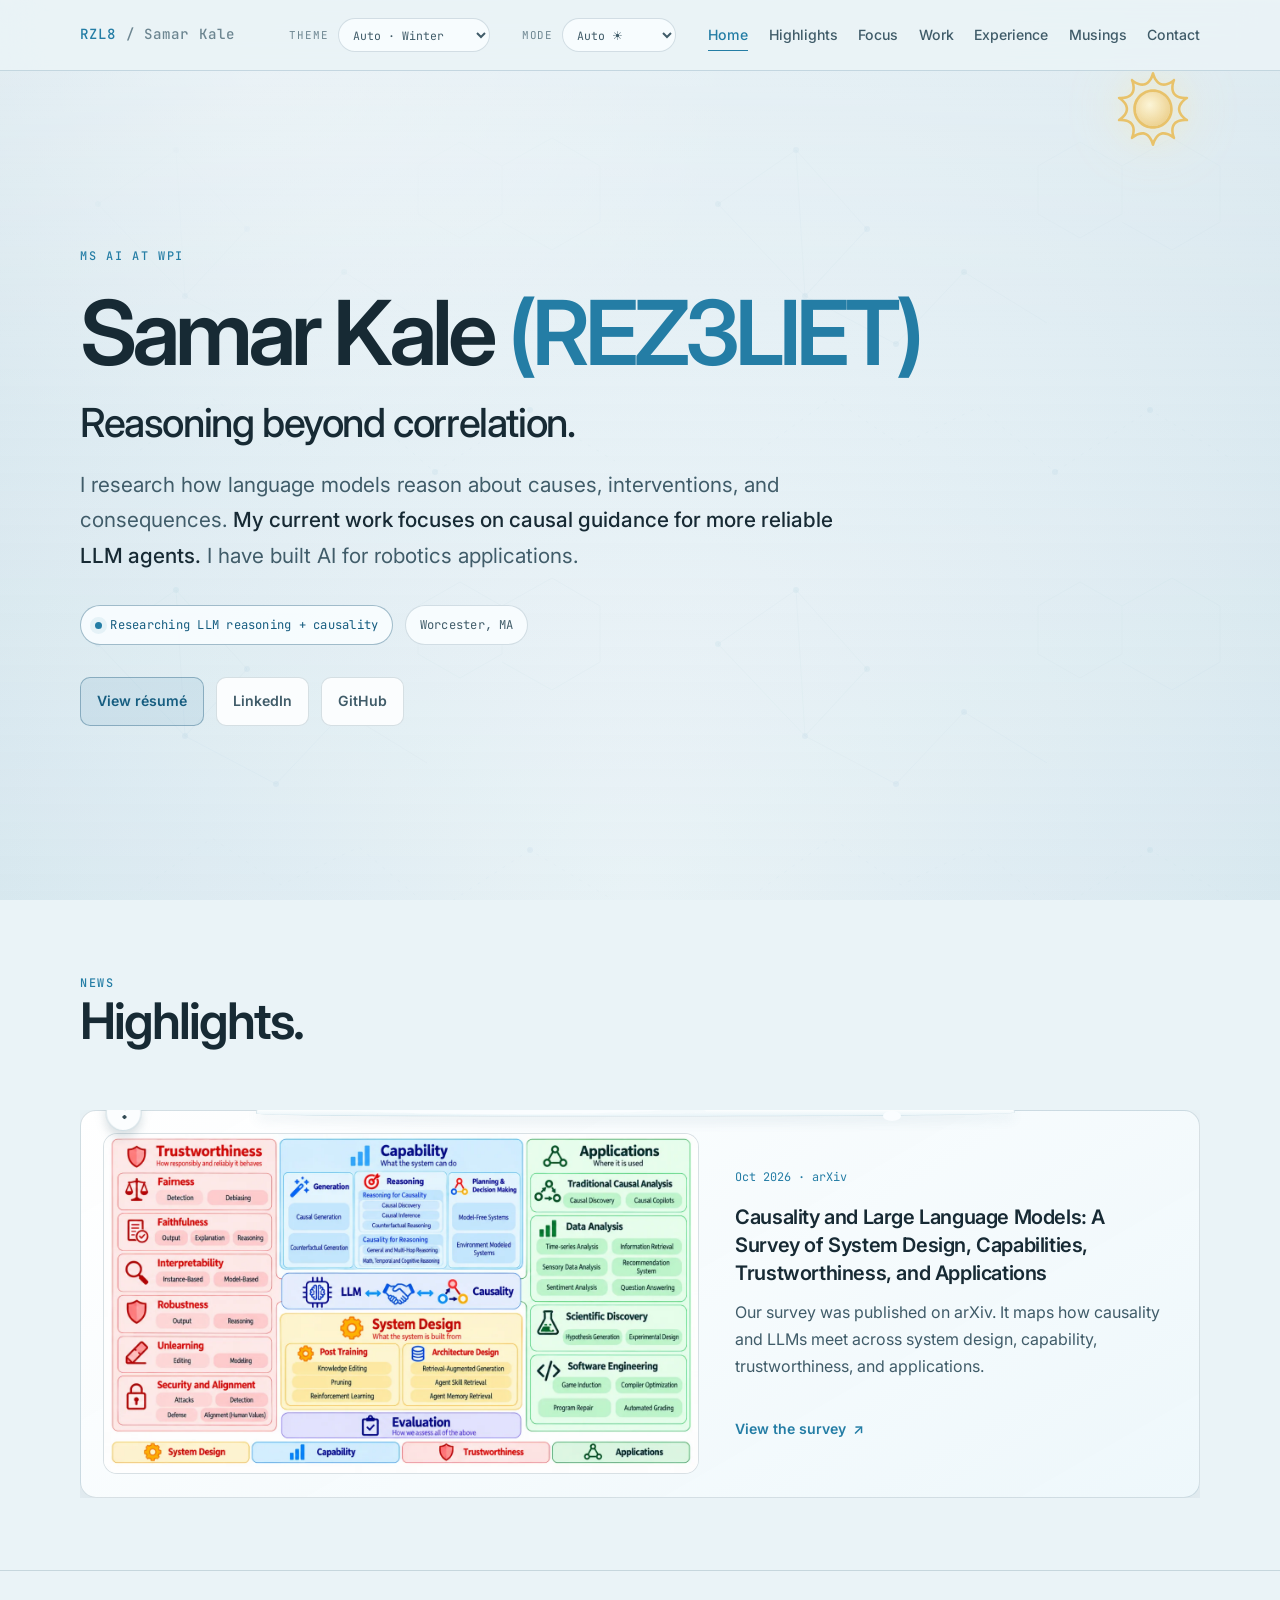
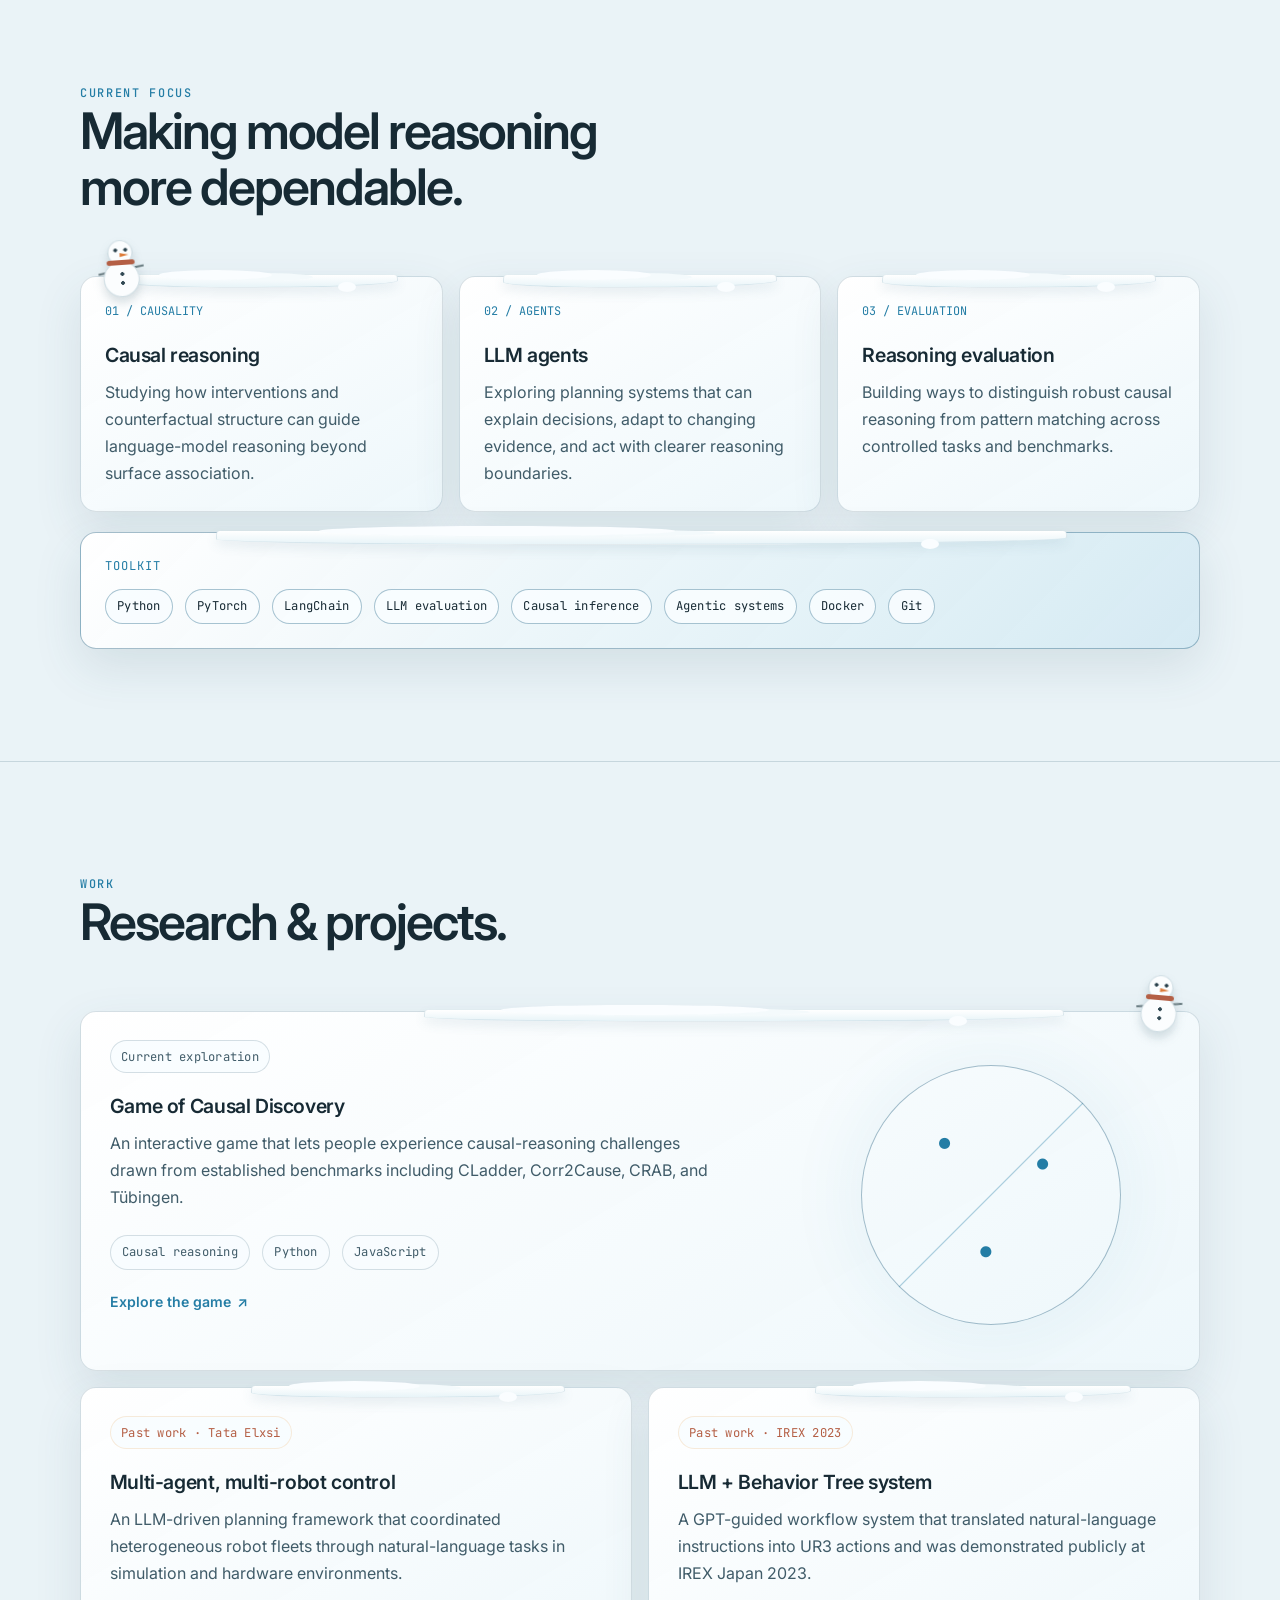
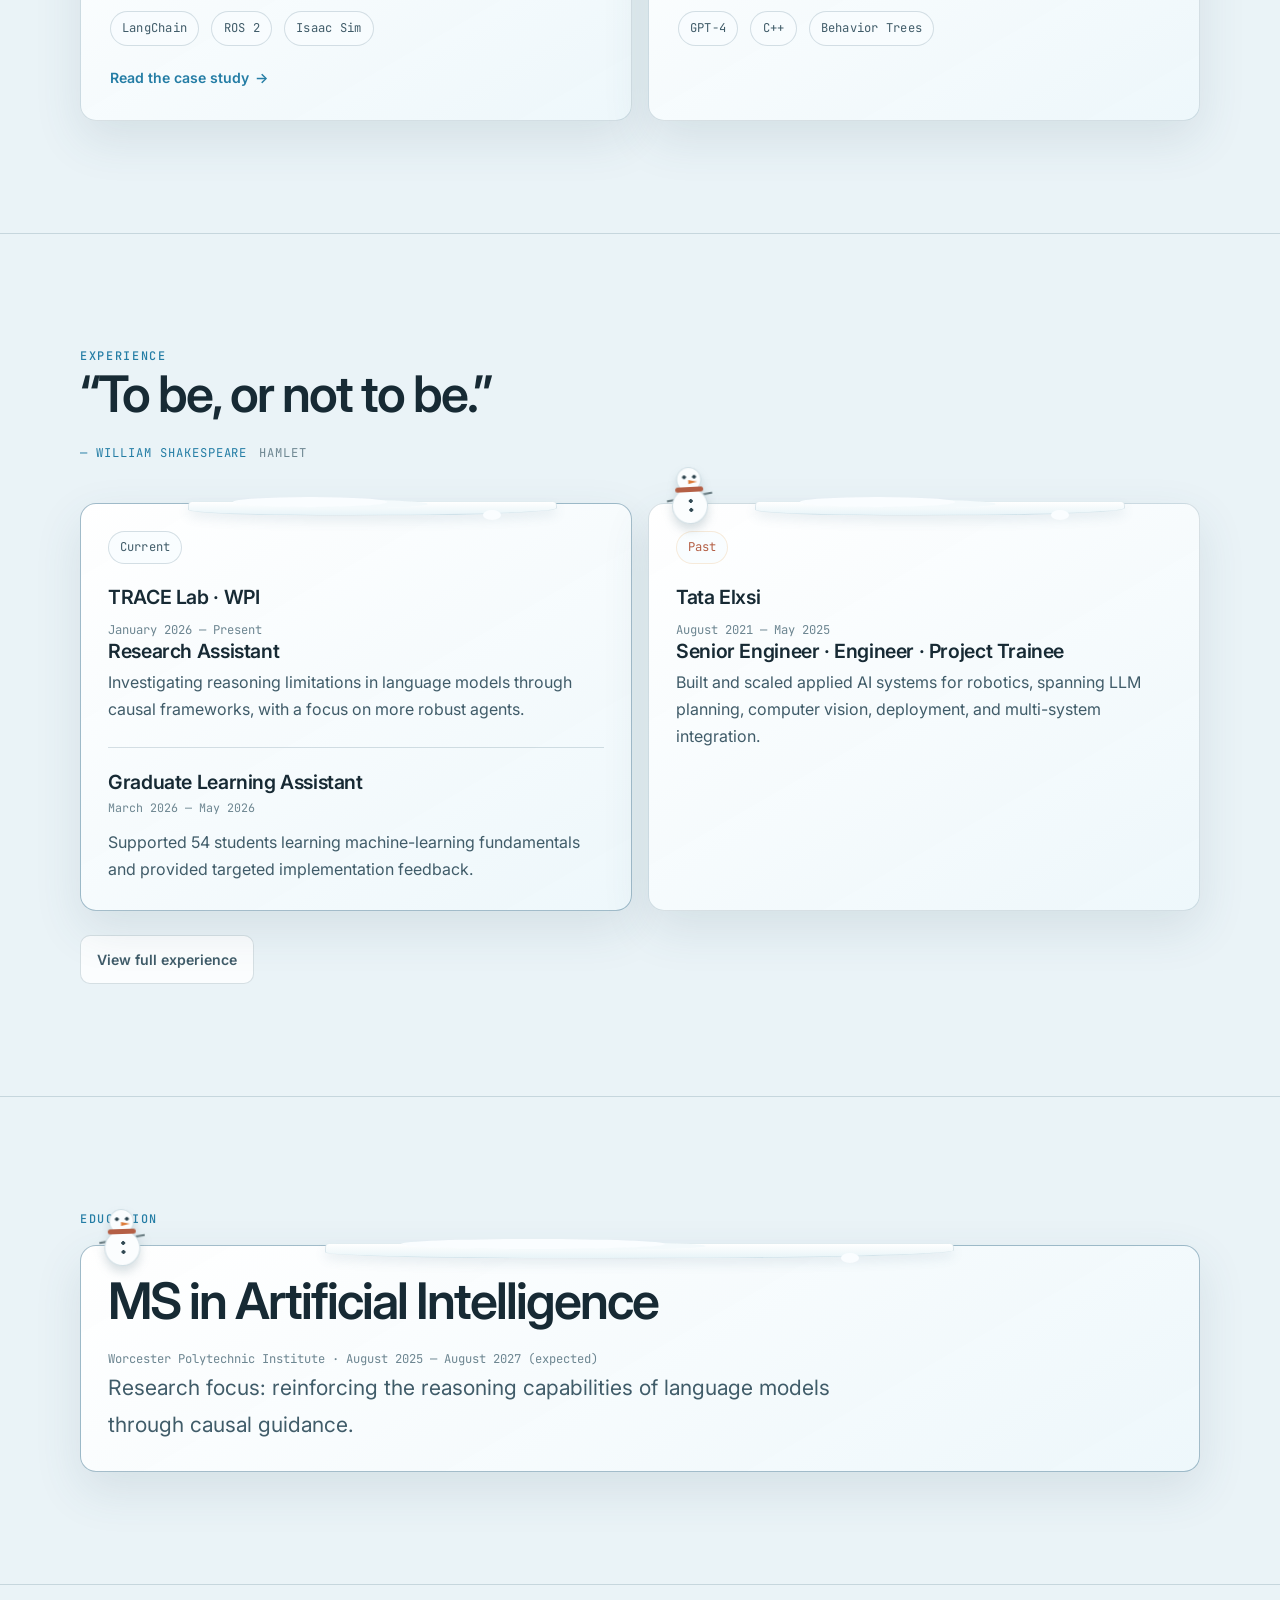
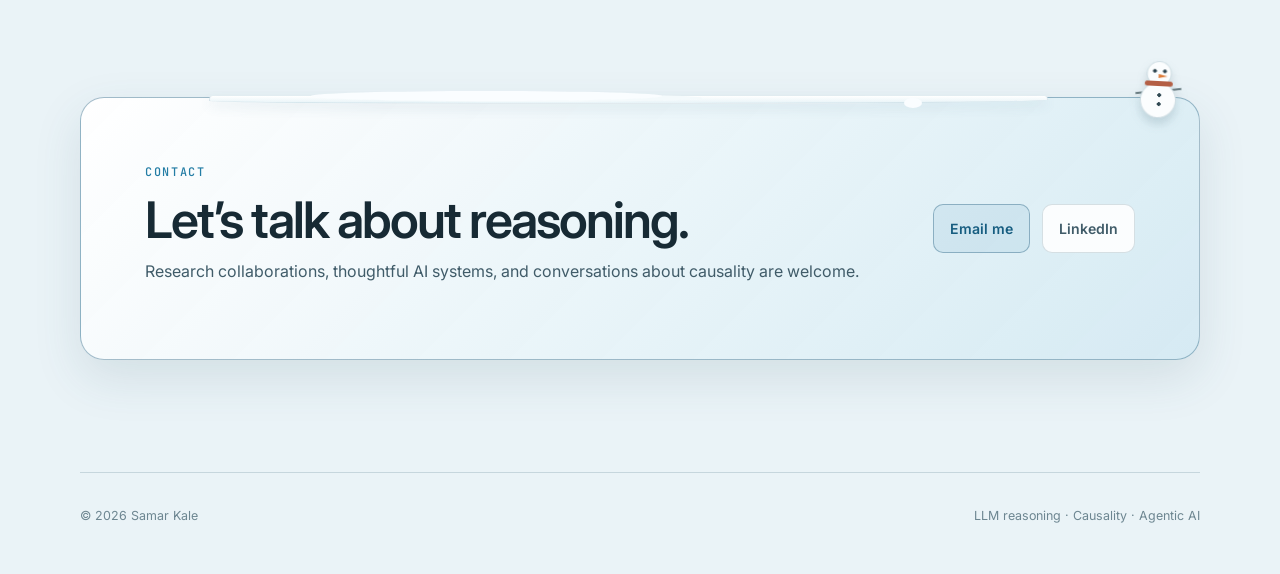
<file: index.html>
<!DOCTYPE html>
<html lang="en">
<head>
  <meta charset="UTF-8">
  <meta name="viewport" content="width=device-width, initial-scale=1.0">
  <meta name="description" content="Samar Kale researches causal reasoning in language models and builds reliable agentic AI systems.">
  <meta name="theme-color" content="#080b0d">
  <title>Samar Kale — LLM Reasoning &amp; Causality</title>
  <link rel="stylesheet" href="assets/css/theme.css">
  <script src="assets/js/site.js" defer></script>
</head>
<body>
  <a class="skip-link" href="#main-content">Skip to content</a>

  <nav class="site-nav" aria-label="Primary navigation">
    <div class="nav-shell">
      <a class="nav-logo" href="index.html" aria-label="Samar Kale, home">RZL8 <span>/ Samar Kale</span></a>
      <button class="nav-toggle" type="button" aria-expanded="false" aria-controls="primary-links" aria-label="Toggle navigation">
        <span></span><span></span><span></span>
      </button>
      <ul class="nav-links" id="primary-links">
        <li><a href="#home" aria-current="page">Home</a></li>
        <li><a href="#news">Highlights</a></li>
        <li><a href="#focus">Focus</a></li>
        <li><a href="#work">Work</a></li>
        <li><a href="#experience">Experience</a></li>
        <li><a href="pages/musings.html">Musings</a></li>
        <li><a href="#contact">Contact</a></li>
      </ul>
    </div>
  </nav>

  <main id="main-content">
    <header class="hero page-shell" id="home">
      <p class="eyebrow">MS AI at WPI</p>
      <h1 class="hero-name">Samar Kale <span class="accent">(REZ3LIET)</span></h1>
      <p class="hero-statement">Reasoning beyond correlation.</p>
      <p class="hero-copy">
        I research how language models reason about causes, interventions, and consequences.
        <strong>My current work focuses on causal guidance for more reliable LLM agents.</strong>
        I have built AI for robotics applications.
      </p>
      <div class="hero-meta" aria-label="Current details">
        <span class="status-pill"><span class="status-dot"></span>Researching LLM reasoning + causality</span>
        <span class="meta-pill">Worcester, MA</span>
      </div>
      <div class="button-row">
        <a class="button" href="assets/docs/resume.pdf" target="_blank" rel="noopener noreferrer">View résumé</a>
        <a class="button secondary" href="https://www.linkedin.com/in/samar-kale/" target="_blank" rel="noopener noreferrer">LinkedIn</a>
        <a class="button secondary" href="https://github.com/REZ3LIET" target="_blank" rel="noopener noreferrer">GitHub</a>
      </div>
    </header>

    <section class="section news-section" id="news" aria-labelledby="news-heading">
      <div class="page-shell">
        <div class="section-heading single news-heading">
          <div>
            <p class="eyebrow">News</p>
            <h2 id="news-heading">Highlights.</h2>
          </div>
        </div>

        <!-- Newest first. To add a highlight, copy one <li class="news-item"> block to the top of this list.
             Images go in assets/images/news/ (about 1400px wide). Arrows, dots and auto-advance are added by site.js. -->
        <div class="news-carousel" data-carousel>
          <ol class="news-track" tabindex="0" aria-label="News highlights" aria-roledescription="carousel">
            <li class="news-item" aria-roledescription="slide">
              <article class="detail-card news-card">
                <a class="news-media" href="https://trace-lab-wpi.github.io/Causality-and-LLM/" target="_blank" rel="noopener noreferrer" tabindex="-1" aria-hidden="true">
                  <img src="assets/images/news/causality-llm-survey.webp" width="1400" height="800" loading="lazy" alt="">
                </a>
                <div class="news-body">
                  <p class="card-index"><time datetime="2026-10">Oct 2026</time> · arXiv</p>
                  <h3>Causality and Large Language Models: A Survey of System Design, Capabilities, Trustworthiness, and Applications</h3>
                  <p>Our survey was published on arXiv. It maps how causality and LLMs meet across system design, capability, trustworthiness, and applications.</p>
                  <a class="project-card-link" href="https://trace-lab-wpi.github.io/Causality-and-LLM/" target="_blank" rel="noopener noreferrer">View the survey</a>
                </div>
              </article>
            </li>
          </ol>
          <div class="carousel-dots" role="group" aria-label="Choose a highlight"></div>
        </div>
      </div>
    </section>

    <section class="section" id="focus">
      <div class="page-shell">
        <div class="section-heading single">
          <div>
            <p class="eyebrow">Current focus</p>
            <h2>Making model reasoning more dependable.</h2>
          </div>
        </div>

        <div class="focus-grid focus-compact">
          <article class="focus-card">
            <span class="card-index">01 / CAUSALITY</span>
            <h3>Causal reasoning</h3>
            <p>Studying how interventions and counterfactual structure can guide language-model reasoning beyond surface association.</p>
          </article>
          <article class="focus-card">
            <span class="card-index">02 / AGENTS</span>
            <h3>LLM agents</h3>
            <p>Exploring planning systems that can explain decisions, adapt to changing evidence, and act with clearer reasoning boundaries.</p>
          </article>
          <article class="focus-card">
            <span class="card-index">03 / EVALUATION</span>
            <h3>Reasoning evaluation</h3>
            <p>Building ways to distinguish robust causal reasoning from pattern matching across controlled tasks and benchmarks.</p>
          </article>
        </div>

        <div class="toolkit" aria-label="Current toolkit">
          <p class="toolkit-label">Toolkit</p>
          <div class="chip-row">
            <span class="chip">Python</span>
            <span class="chip">PyTorch</span>
            <span class="chip">LangChain</span>
            <span class="chip">LLM evaluation</span>
            <span class="chip">Causal inference</span>
            <span class="chip">Agentic systems</span>
            <span class="chip">Docker</span>
            <span class="chip">Git</span>
          </div>
        </div>
      </div>
    </section>

    <section class="section" id="work">
      <div class="page-shell">
        <div class="section-heading single">
          <div>
            <p class="eyebrow">Work</p>
            <h2>Research &amp; projects.</h2>
          </div>
        </div>

        <div class="project-grid">
          <article class="project-card featured">
            <span class="project-label">Current exploration</span>
            <h3>Game of Causal Discovery</h3>
            <p>An interactive game that lets people experience causal-reasoning challenges drawn from established benchmarks including CLadder, Corr2Cause, CRAB, and Tübingen.</p>
            <div class="chip-row">
              <span class="chip">Causal reasoning</span>
              <span class="chip">Python</span>
              <span class="chip">JavaScript</span>
            </div>
            <a class="project-card-link" href="https://causaldiscoverygame.vercel.app/" target="_blank" rel="noopener noreferrer">Explore the game</a>
          </article>

          <article class="project-card">
            <span class="project-label past">Past work · Tata Elxsi</span>
            <h3>Multi-agent, multi-robot control</h3>
            <p>An LLM-driven planning framework that coordinated heterogeneous robot fleets through natural-language tasks in simulation and hardware environments.</p>
            <div class="chip-row">
              <span class="chip">LangChain</span>
              <span class="chip">ROS 2</span>
              <span class="chip">Isaac Sim</span>
            </div>
            <a class="project-card-link internal" href="pages/project-multi-robot.html">Read the case study</a>
          </article>

          <article class="project-card">
            <span class="project-label past">Past work · IREX 2023</span>
            <h3>LLM + Behavior Tree system</h3>
            <p>A GPT-guided workflow system that translated natural-language instructions into UR3 actions and was demonstrated publicly at IREX Japan 2023.</p>
            <div class="chip-row">
              <span class="chip">GPT-4</span>
              <span class="chip">C++</span>
              <span class="chip">Behavior Trees</span>
            </div>
          </article>
        </div>
      </div>
    </section>

    <section class="section" id="experience">
      <div class="page-shell">
        <div class="section-heading single">
          <div>
            <p class="eyebrow">Experience</p>
            <h2>“To be, or not to be.”</h2>
            <p class="quote-source">— William Shakespeare <cite>Hamlet</cite></p>
          </div>
        </div>

        <div class="timeline-grid">
          <article class="timeline-card current">
            <span class="project-label">Current</span>
            <h3>TRACE Lab · WPI</h3>
            <p class="timeline-meta">January 2026 — Present</p>
            <div class="timeline-role">
              <h3>Research Assistant</h3>
              <p>Investigating reasoning limitations in language models through causal frameworks, with a focus on more robust agents.</p>
            </div>
            <div class="timeline-role">
              <h3>Graduate Learning Assistant</h3>
              <span class="role-date">March 2026 — May 2026</span>
              <p>Supported 54 students learning machine-learning fundamentals and provided targeted implementation feedback.</p>
            </div>
          </article>

          <article class="timeline-card">
            <span class="project-label past">Past</span>
            <h3>Tata Elxsi</h3>
            <p class="timeline-meta">August 2021 — May 2025</p>
            <div class="timeline-role">
              <h3>Senior Engineer · Engineer · Project Trainee</h3>
              <p>Built and scaled applied AI systems for robotics, spanning LLM planning, computer vision, deployment, and multi-system integration.</p>
            </div>
          </article>
        </div>

        <div class="button-row" style="margin-top: 1.5rem;">
          <a class="button secondary" href="pages/experience.html">View full experience</a>
        </div>
      </div>
    </section>

    <section class="section" aria-labelledby="education-heading">
      <div class="page-shell">
        <p class="eyebrow">Education</p>
        <div class="timeline-card current">
          <h2 id="education-heading">MS in Artificial Intelligence</h2>
          <p class="timeline-meta">Worcester Polytechnic Institute · August 2025 — August 2027 (expected)</p>
          <p class="lead">Research focus: reinforcing the reasoning capabilities of language models through causal guidance.</p>
        </div>
      </div>
    </section>

    <section class="section" id="contact">
      <div class="page-shell">
        <div class="contact-panel">
          <div>
            <p class="eyebrow">Contact</p>
            <h2>Let’s talk about reasoning.</h2>
            <p>Research collaborations, thoughtful AI systems, and conversations about causality are welcome.</p>
          </div>
          <div class="button-row">
            <a class="button" href="mailto:ks.samar.kale@gmail.com">Email me</a>
            <a class="button secondary" href="https://www.linkedin.com/in/samar-kale/" target="_blank" rel="noopener noreferrer">LinkedIn</a>
          </div>
        </div>
      </div>
    </section>
  </main>

  <footer class="site-footer">
    <span>© <span data-current-year>2026</span> Samar Kale</span>
    <span>LLM reasoning · Causality · Agentic AI</span>
  </footer>
</body>
</html>
</file>
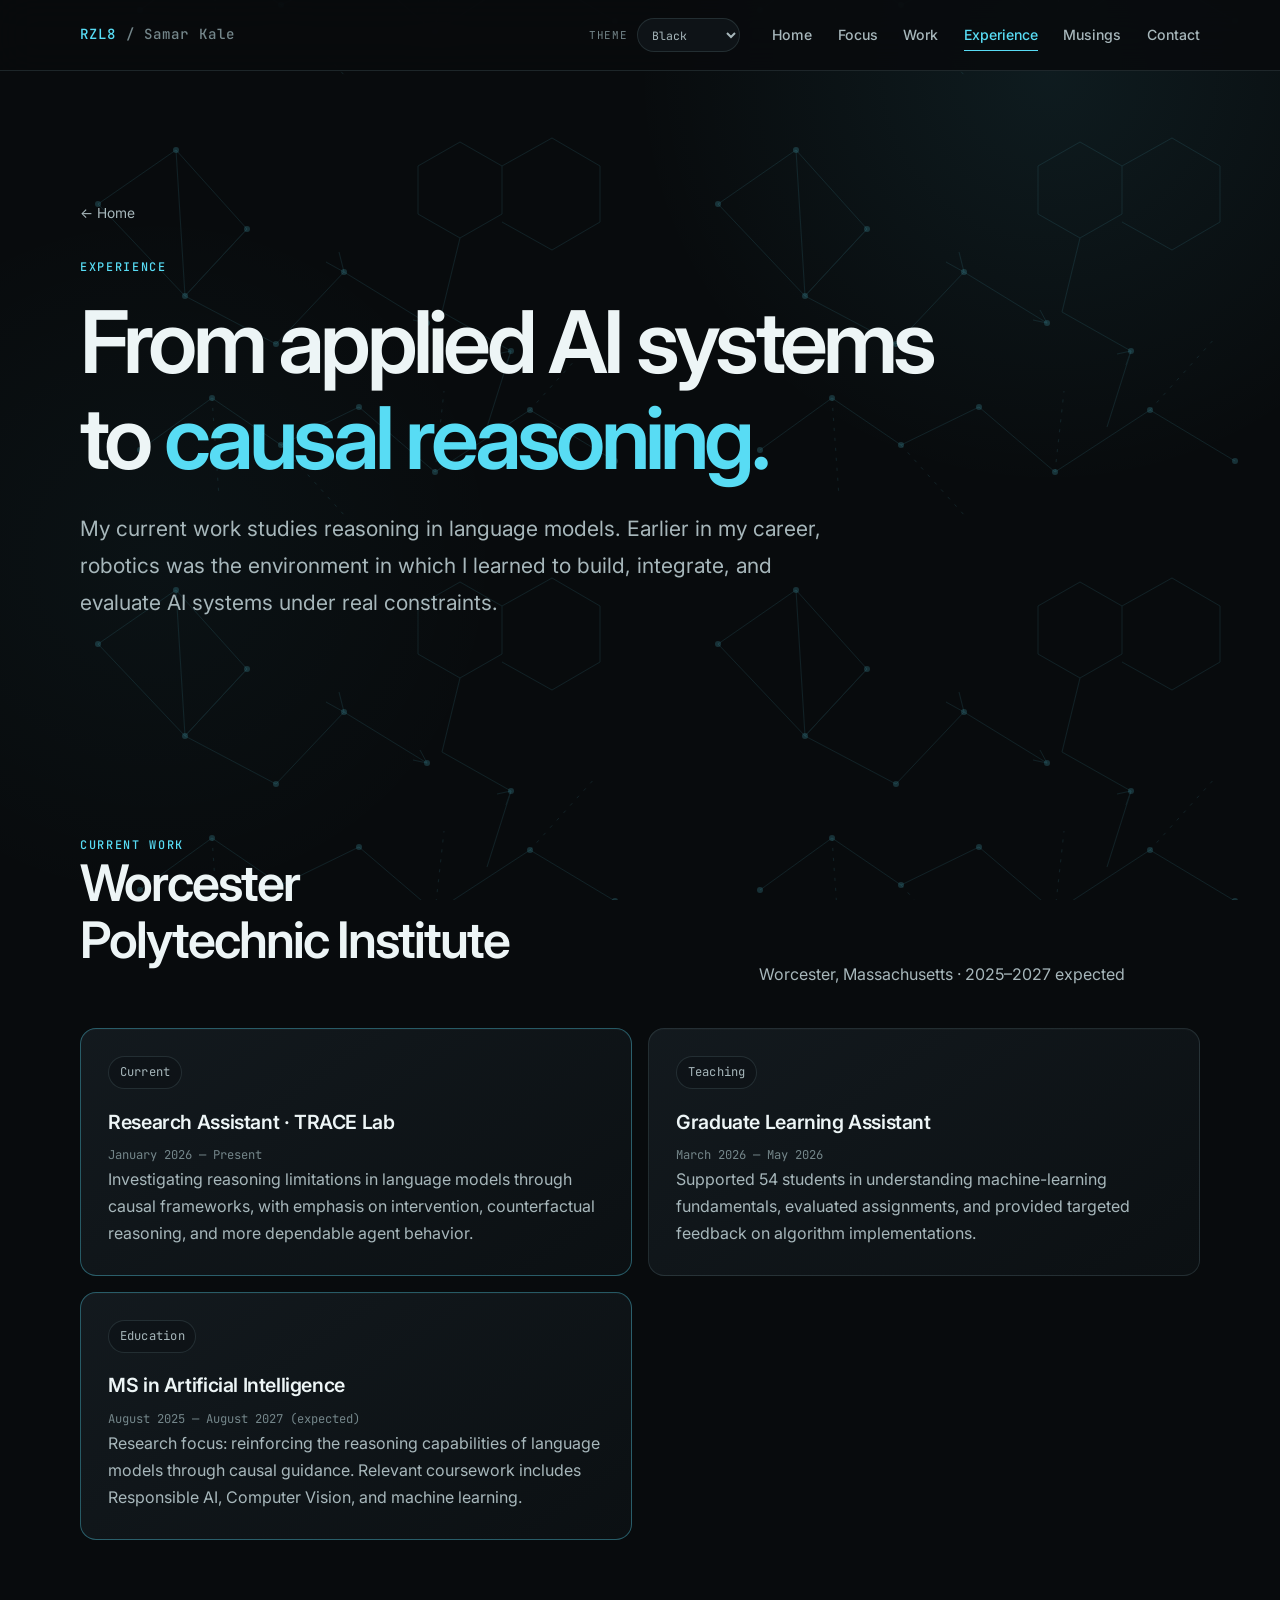
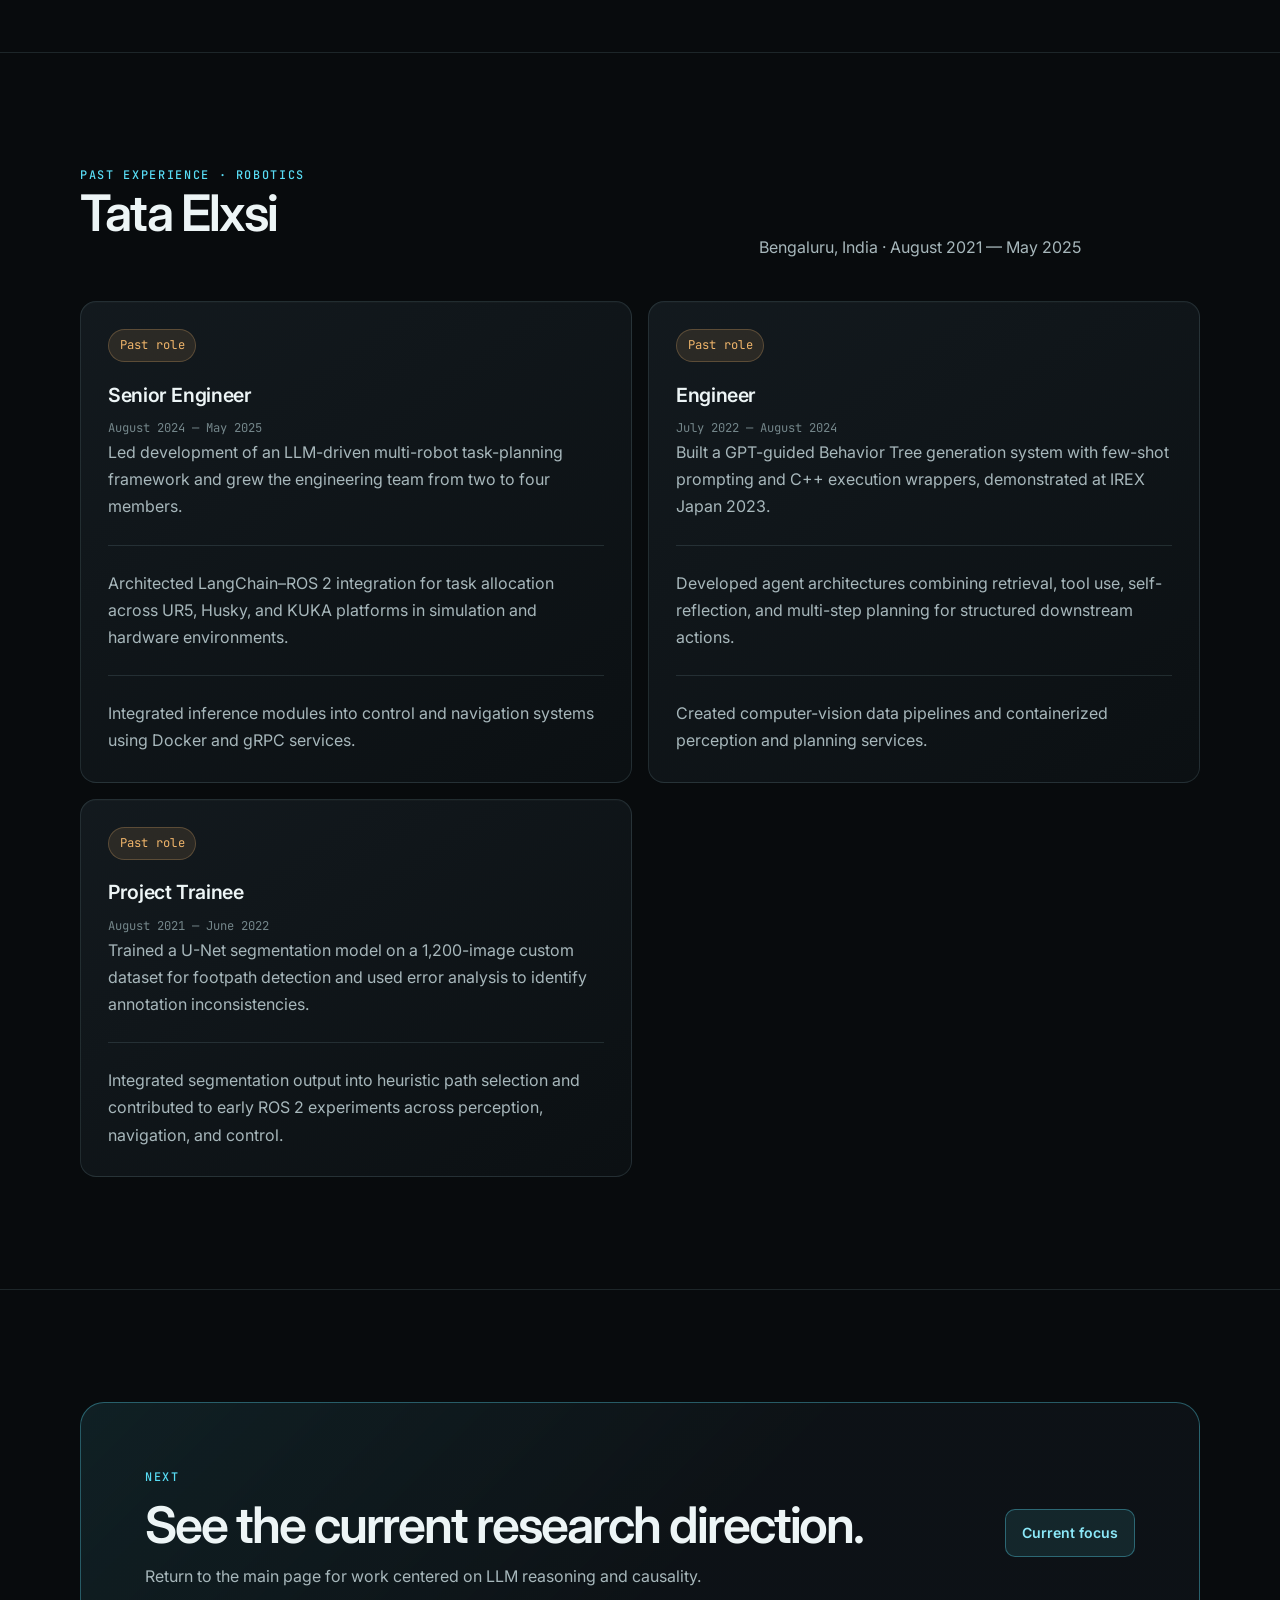
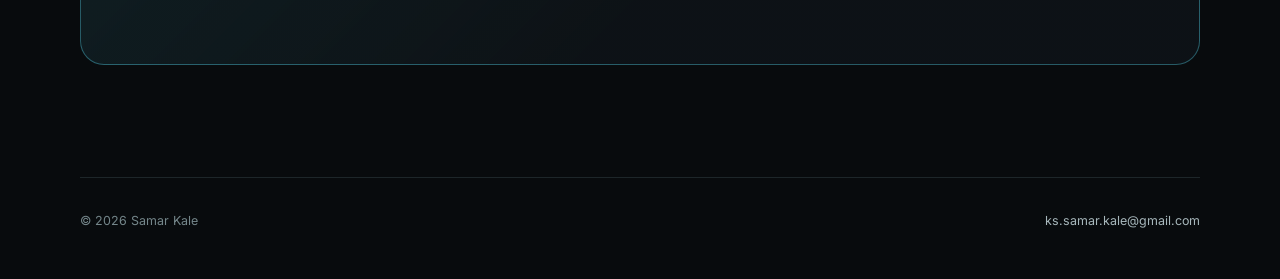
<file: experience.html>
<!DOCTYPE html>
<html lang="en">
<head>
  <meta charset="UTF-8">
  <meta name="viewport" content="width=device-width, initial-scale=1.0">
  <meta name="description" content="Samar Kale's experience in causal reasoning, language models, applied AI, and past robotics systems.">
  <meta name="theme-color" content="#080b0d">
  <title>Experience — Samar Kale</title>
  <link rel="stylesheet" href="theme.css">
  <script src="site.js" defer></script>
</head>
<body>
  <a class="skip-link" href="#main-content">Skip to content</a>

  <nav class="site-nav" aria-label="Primary navigation">
    <div class="nav-shell">
      <a class="nav-logo" href="index.html" aria-label="Samar Kale, home">RZL8 <span>/ Samar Kale</span></a>
      <button class="nav-toggle" type="button" aria-expanded="false" aria-controls="primary-links" aria-label="Toggle navigation">
        <span></span><span></span><span></span>
      </button>
      <ul class="nav-links" id="primary-links">
        <li><a href="index.html">Home</a></li>
        <li><a href="index.html#focus">Focus</a></li>
        <li><a href="index.html#work">Work</a></li>
        <li><a href="experience.html" aria-current="page">Experience</a></li>
        <li><a href="musings.html">Musings</a></li>
        <li><a href="index.html#contact">Contact</a></li>
      </ul>
    </div>
  </nav>

  <main id="main-content">
    <header class="page-hero page-shell">
      <a class="breadcrumb" href="index.html">← Home</a>
      <p class="eyebrow">Experience</p>
      <h1>From applied AI systems to <span class="accent">causal reasoning.</span></h1>
      <p class="lead">My current work studies reasoning in language models. Earlier in my career, robotics was the environment in which I learned to build, integrate, and evaluate AI systems under real constraints.</p>
    </header>

    <section class="section">
      <div class="page-shell">
        <div class="section-heading">
          <div>
            <p class="eyebrow">Current work</p>
            <h2>Worcester Polytechnic Institute</h2>
          </div>
          <p>Worcester, Massachusetts · 2025–2027 expected</p>
        </div>

        <div class="timeline-grid">
          <article class="timeline-card current">
            <span class="project-label">Current</span>
            <h3>Research Assistant · TRACE Lab</h3>
            <p class="timeline-meta">January 2026 — Present</p>
            <p>Investigating reasoning limitations in language models through causal frameworks, with emphasis on intervention, counterfactual reasoning, and more dependable agent behavior.</p>
          </article>

          <article class="timeline-card">
            <span class="project-label">Teaching</span>
            <h3>Graduate Learning Assistant</h3>
            <p class="timeline-meta">March 2026 — May 2026</p>
            <p>Supported 54 students in understanding machine-learning fundamentals, evaluated assignments, and provided targeted feedback on algorithm implementations.</p>
          </article>

          <article class="timeline-card current">
            <span class="project-label">Education</span>
            <h3>MS in Artificial Intelligence</h3>
            <p class="timeline-meta">August 2025 — August 2027 (expected)</p>
            <p>Research focus: reinforcing the reasoning capabilities of language models through causal guidance. Relevant coursework includes Responsible AI, Computer Vision, and machine learning.</p>
          </article>
        </div>
      </div>
    </section>

    <section class="section">
      <div class="page-shell">
        <div class="section-heading">
          <div>
            <p class="eyebrow">Past experience · Robotics</p>
            <h2>Tata Elxsi</h2>
          </div>
          <p>Bengaluru, India · August 2021 — May 2025</p>
        </div>

        <div class="timeline-grid">
          <article class="timeline-card">
            <span class="project-label past">Past role</span>
            <h3>Senior Engineer</h3>
            <p class="timeline-meta">August 2024 — May 2025</p>
            <div class="timeline-role">
              <p>Led development of an LLM-driven multi-robot task-planning framework and grew the engineering team from two to four members.</p>
            </div>
            <div class="timeline-role">
              <p>Architected LangChain–ROS 2 integration for task allocation across UR5, Husky, and KUKA platforms in simulation and hardware environments.</p>
            </div>
            <div class="timeline-role">
              <p>Integrated inference modules into control and navigation systems using Docker and gRPC services.</p>
            </div>
          </article>

          <article class="timeline-card">
            <span class="project-label past">Past role</span>
            <h3>Engineer</h3>
            <p class="timeline-meta">July 2022 — August 2024</p>
            <div class="timeline-role">
              <p>Built a GPT-guided Behavior Tree generation system with few-shot prompting and C++ execution wrappers, demonstrated at IREX Japan 2023.</p>
            </div>
            <div class="timeline-role">
              <p>Developed agent architectures combining retrieval, tool use, self-reflection, and multi-step planning for structured downstream actions.</p>
            </div>
            <div class="timeline-role">
              <p>Created computer-vision data pipelines and containerized perception and planning services.</p>
            </div>
          </article>

          <article class="timeline-card">
            <span class="project-label past">Past role</span>
            <h3>Project Trainee</h3>
            <p class="timeline-meta">August 2021 — June 2022</p>
            <div class="timeline-role">
              <p>Trained a U-Net segmentation model on a 1,200-image custom dataset for footpath detection and used error analysis to identify annotation inconsistencies.</p>
            </div>
            <div class="timeline-role">
              <p>Integrated segmentation output into heuristic path selection and contributed to early ROS 2 experiments across perception, navigation, and control.</p>
            </div>
          </article>
        </div>
      </div>
    </section>

    <section class="section">
      <div class="page-shell">
        <div class="contact-panel">
          <div>
            <p class="eyebrow">Next</p>
            <h2>See the current research direction.</h2>
            <p>Return to the main page for work centered on LLM reasoning and causality.</p>
          </div>
          <a class="button" href="index.html#focus">Current focus</a>
        </div>
      </div>
    </section>
  </main>

  <footer class="site-footer">
    <span>© <span data-current-year>2026</span> Samar Kale</span>
    <a href="mailto:ks.samar.kale@gmail.com">ks.samar.kale@gmail.com</a>
  </footer>
</body>
</html>
</file>
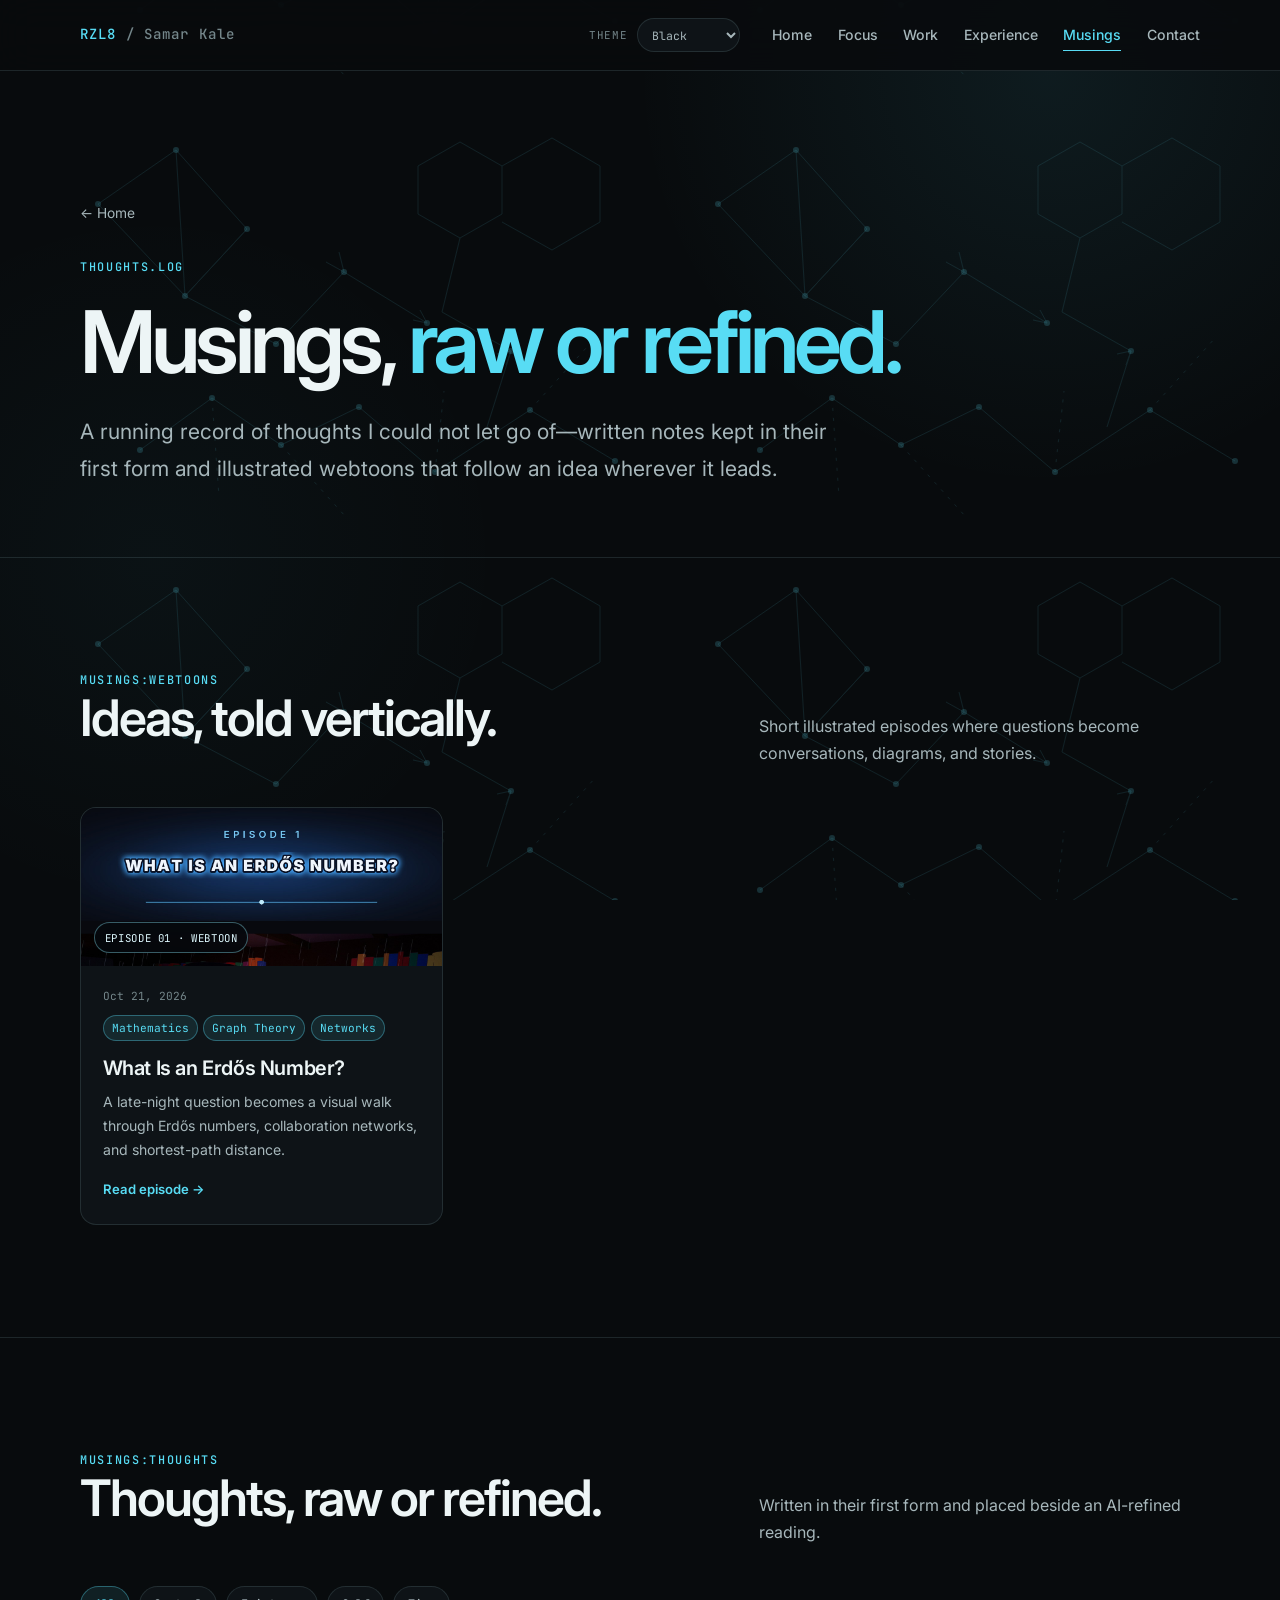
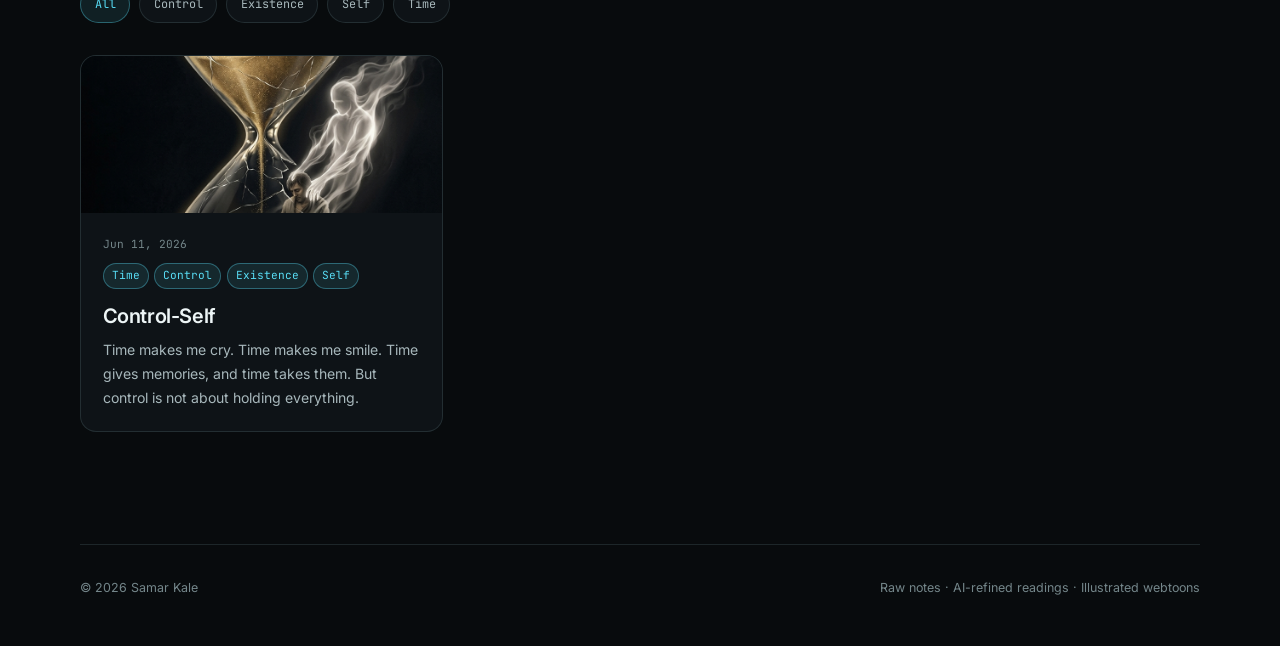
<file: musings.html>
<!DOCTYPE html>
<html lang="en">
<head>
  <meta charset="UTF-8">
  <meta name="viewport" content="width=device-width, initial-scale=1.0">
  <meta name="description" content="Written notes and illustrated webtoons by Samar Kale on causality, time, thought, mathematics, and self.">
  <meta name="theme-color" content="#080b0d">
  <title>Musings — Samar Kale</title>
  <link rel="stylesheet" href="theme.css">
  <script src="site.js" defer></script>
  <script src="musings-data.js" defer></script>
  <script src="musings.js" defer></script>
  <script src="webtoons-data.js" defer></script>
  <script src="webtoons.js" defer></script>
</head>
<body>
  <a class="skip-link" href="#main-content">Skip to content</a>

  <nav class="site-nav" aria-label="Primary navigation">
    <div class="nav-shell">
      <a class="nav-logo" href="index.html" aria-label="Samar Kale, home">RZL8 <span>/ Samar Kale</span></a>
      <button class="nav-toggle" type="button" aria-expanded="false" aria-controls="primary-links" aria-label="Toggle navigation">
        <span></span><span></span><span></span>
      </button>
      <ul class="nav-links" id="primary-links">
        <li><a href="index.html">Home</a></li>
        <li><a href="index.html#focus">Focus</a></li>
        <li><a href="index.html#work">Work</a></li>
        <li><a href="experience.html">Experience</a></li>
        <li><a href="musings.html" aria-current="page">Musings</a></li>
        <li><a href="index.html#contact">Contact</a></li>
      </ul>
    </div>
  </nav>

  <main id="main-content">
    <header class="page-hero page-shell musings-header">
      <a class="breadcrumb" href="index.html">← Home</a>
      <p class="eyebrow">Thoughts.log</p>
      <h1>Musings, <span class="accent">raw or refined.</span></h1>
      <p class="lead">A running record of thoughts I could not let go of—written notes kept in their first form and illustrated webtoons that follow an idea wherever it leads.</p>
    </header>

    <section class="section webtoon-section" aria-labelledby="webtoons-title">
      <div class="page-shell">
        <div class="section-heading">
          <div>
            <p class="eyebrow">Musings:Webtoons</p>
            <h2 id="webtoons-title">Ideas, told vertically.</h2>
          </div>
          <p>Short illustrated episodes where questions become conversations, diagrams, and stories.</p>
        </div>
        <div class="musings-grid webtoons-grid" id="webtoons-grid" aria-live="polite">
          <div class="empty-state"><p>Loading webtoons…</p></div>
        </div>
      </div>
    </section>

    <section class="section written-musings-section" aria-labelledby="thoughts-title">
      <div class="page-shell">
        <div class="section-heading">
          <div>
            <p class="eyebrow">Musings:Thoughts</p>
            <h2 id="thoughts-title">Thoughts, raw or refined.</h2>
          </div>
          <p>Written in their first form and placed beside an AI-refined reading.</p>
        </div>
        <div class="filter-row" id="filter-row" aria-label="Filter written thoughts">
          <button class="filter-btn" type="button" data-tag="all" aria-pressed="true">All</button>
        </div>
        <div class="musings-grid" id="musings-grid" aria-live="polite">
          <div class="empty-state"><p>Loading musings…</p></div>
        </div>
      </div>
    </section>
  </main>

  <dialog class="musing-dialog" id="musing-dialog" aria-labelledby="dialog-title">
    <div id="dialog-cover"></div>
    <div class="dialog-body">
      <div class="dialog-toolbar">
        <div class="mode-group" aria-label="Reading version">
          <button class="mode-btn" id="mode-raw" type="button" aria-pressed="true">Raw</button>
          <button class="mode-btn" id="mode-refined" type="button" aria-pressed="false">AI refined</button>
        </div>
        <form method="dialog">
          <button class="dialog-close" aria-label="Close musing">×</button>
        </form>
      </div>
      <h2 class="dialog-title" id="dialog-title"></h2>
      <div class="dialog-meta">
        <time id="dialog-date"></time>
        <div class="tag-list" id="dialog-tags"></div>
      </div>
      <div class="musing-content" id="dialog-content"></div>
    </div>
  </dialog>

  <footer class="site-footer">
    <span>© <span data-current-year>2026</span> Samar Kale</span>
    <span>Raw notes · AI-refined readings · Illustrated webtoons</span>
  </footer>
</body>
</html>
</file>
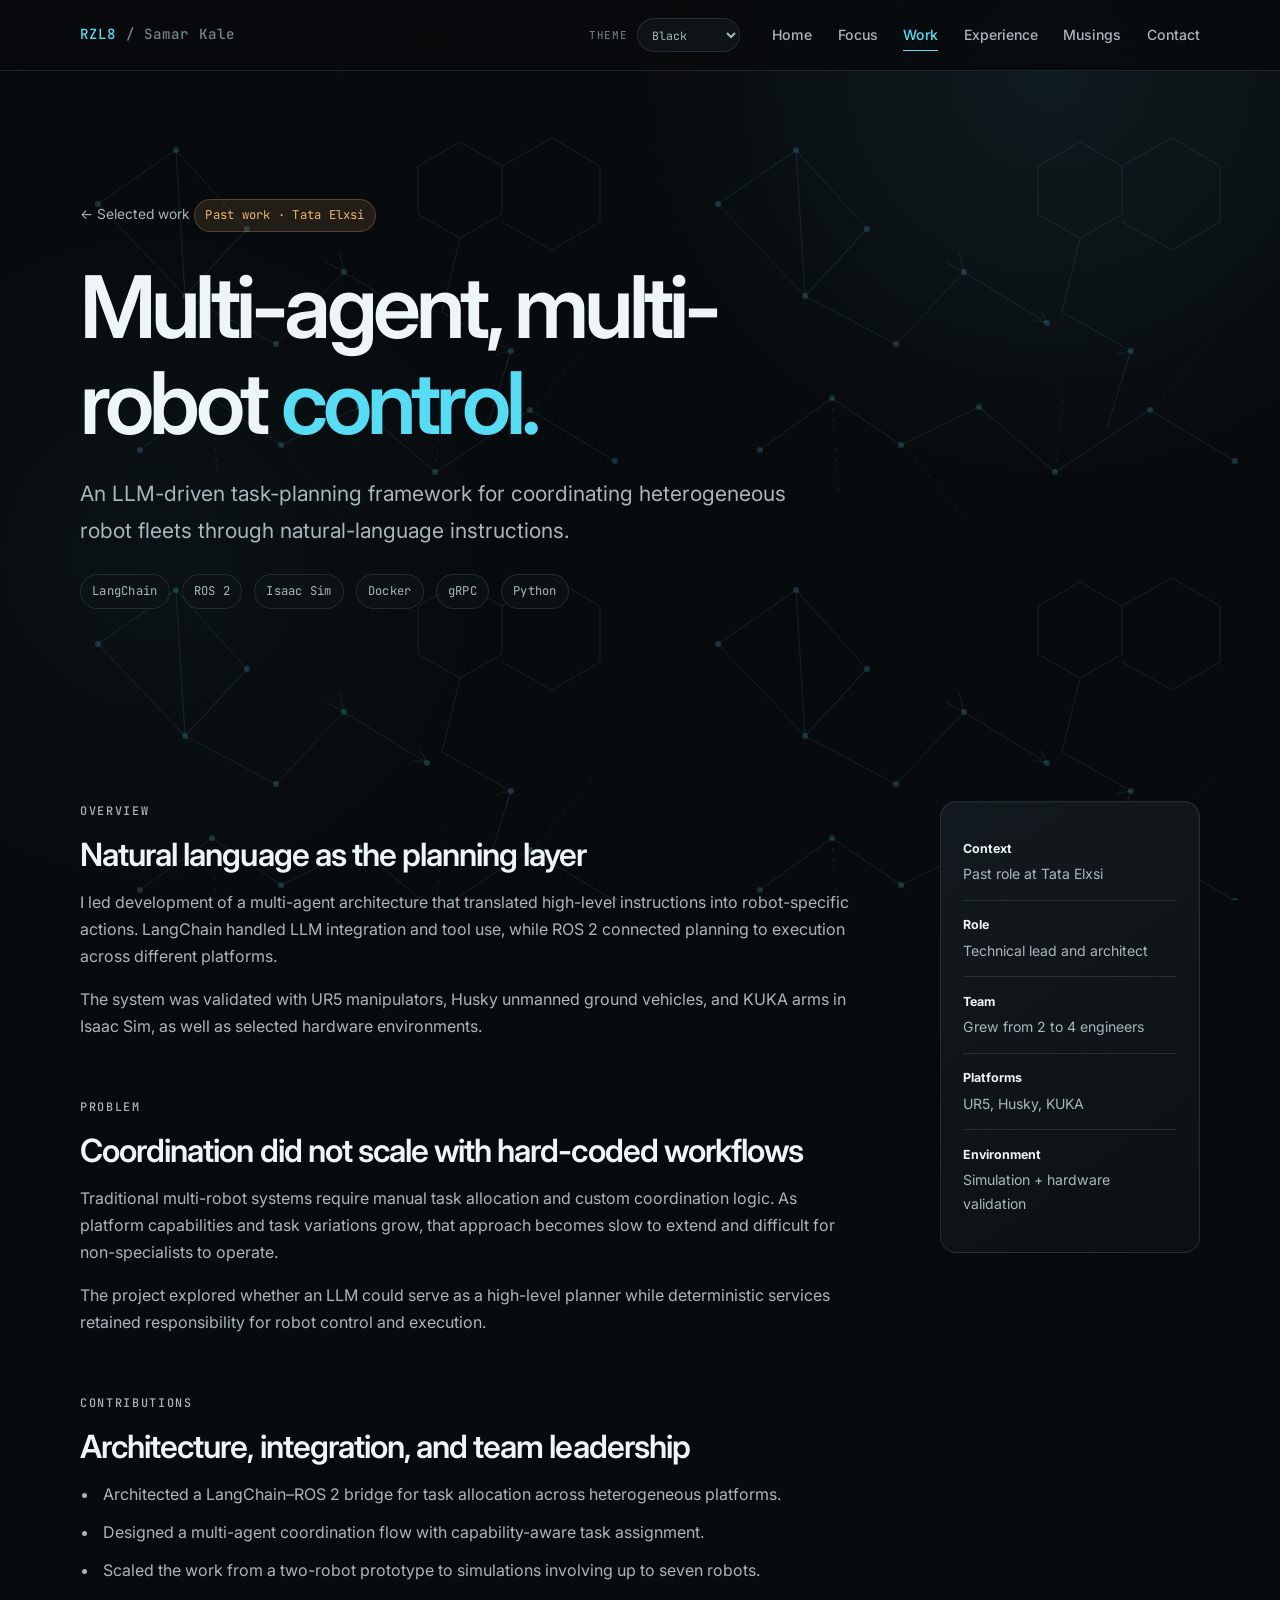
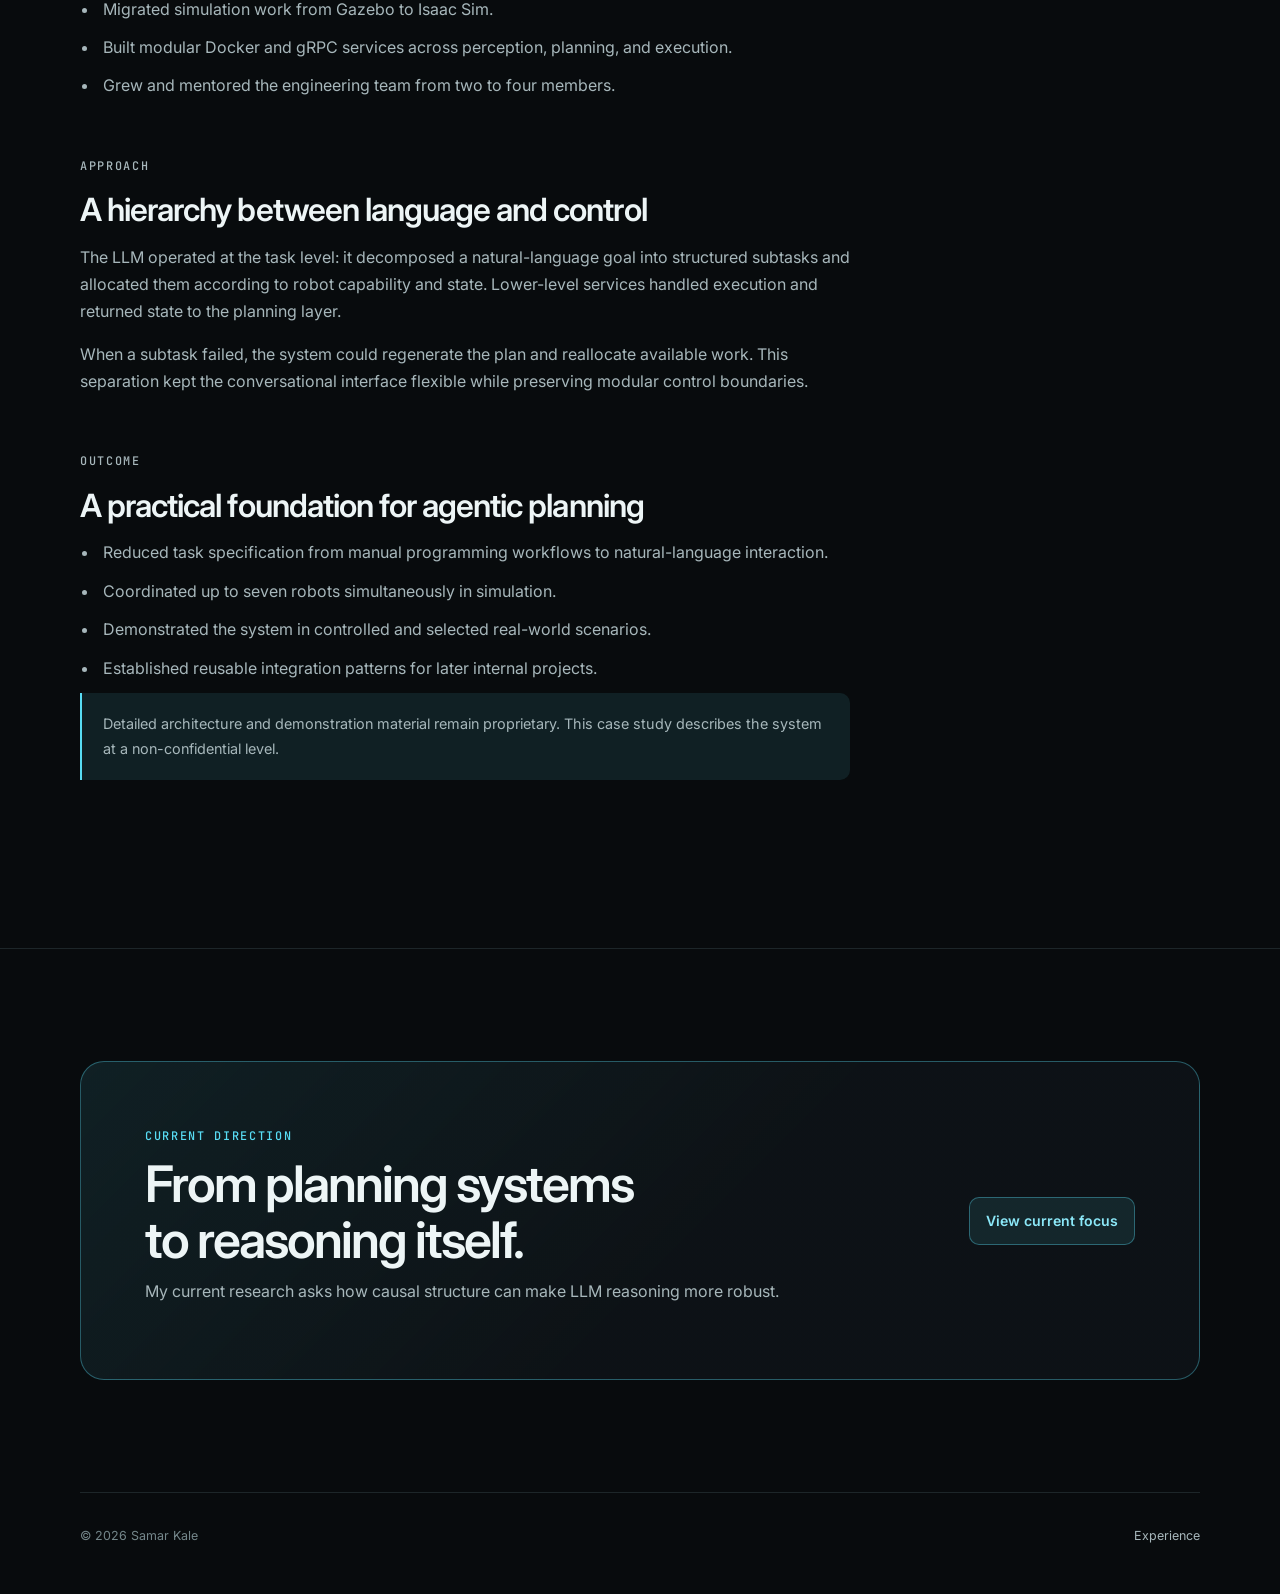
<file: project-multi-robot.html>
<!DOCTYPE html>
<html lang="en">
<head>
  <meta charset="UTF-8">
  <meta name="viewport" content="width=device-width, initial-scale=1.0">
  <meta name="description" content="A past-work case study on an LLM-driven multi-agent system for coordinating heterogeneous robot fleets.">
  <meta name="theme-color" content="#080b0d">
  <title>Multi-Agent Control Case Study — Samar Kale</title>
  <link rel="stylesheet" href="theme.css">
  <script src="site.js" defer></script>
</head>
<body>
  <a class="skip-link" href="#main-content">Skip to content</a>

  <nav class="site-nav" aria-label="Primary navigation">
    <div class="nav-shell">
      <a class="nav-logo" href="index.html" aria-label="Samar Kale, home">RZL8 <span>/ Samar Kale</span></a>
      <button class="nav-toggle" type="button" aria-expanded="false" aria-controls="primary-links" aria-label="Toggle navigation">
        <span></span><span></span><span></span>
      </button>
      <ul class="nav-links" id="primary-links">
        <li><a href="index.html">Home</a></li>
        <li><a href="index.html#focus">Focus</a></li>
        <li><a href="index.html#work" aria-current="page">Work</a></li>
        <li><a href="experience.html">Experience</a></li>
        <li><a href="musings.html">Musings</a></li>
        <li><a href="index.html#contact">Contact</a></li>
      </ul>
    </div>
  </nav>

  <main id="main-content">
    <header class="page-hero page-shell">
      <a class="breadcrumb" href="index.html#work">← Selected work</a>
      <span class="project-label past">Past work · Tata Elxsi</span>
      <h1>Multi-agent, multi-robot <span class="accent">control.</span></h1>
      <p class="lead">An LLM-driven task-planning framework for coordinating heterogeneous robot fleets through natural-language instructions.</p>
      <div class="chip-row">
        <span class="chip">LangChain</span>
        <span class="chip">ROS 2</span>
        <span class="chip">Isaac Sim</span>
        <span class="chip">Docker</span>
        <span class="chip">gRPC</span>
        <span class="chip">Python</span>
      </div>
    </header>

    <section class="section">
      <div class="page-shell detail-layout">
        <article class="prose">
          <section>
            <p class="eyebrow">Overview</p>
            <h2>Natural language as the planning layer</h2>
            <p>I led development of a multi-agent architecture that translated high-level instructions into robot-specific actions. LangChain handled LLM integration and tool use, while ROS 2 connected planning to execution across different platforms.</p>
            <p>The system was validated with UR5 manipulators, Husky unmanned ground vehicles, and KUKA arms in Isaac Sim, as well as selected hardware environments.</p>
          </section>

          <section>
            <p class="eyebrow">Problem</p>
            <h2>Coordination did not scale with hard-coded workflows</h2>
            <p>Traditional multi-robot systems require manual task allocation and custom coordination logic. As platform capabilities and task variations grow, that approach becomes slow to extend and difficult for non-specialists to operate.</p>
            <p>The project explored whether an LLM could serve as a high-level planner while deterministic services retained responsibility for robot control and execution.</p>
          </section>

          <section>
            <p class="eyebrow">Contributions</p>
            <h2>Architecture, integration, and team leadership</h2>
            <ul>
              <li>Architected a LangChain–ROS 2 bridge for task allocation across heterogeneous platforms.</li>
              <li>Designed a multi-agent coordination flow with capability-aware task assignment.</li>
              <li>Scaled the work from a two-robot prototype to simulations involving up to seven robots.</li>
              <li>Migrated simulation work from Gazebo to Isaac Sim.</li>
              <li>Built modular Docker and gRPC services across perception, planning, and execution.</li>
              <li>Grew and mentored the engineering team from two to four members.</li>
            </ul>
          </section>

          <section>
            <p class="eyebrow">Approach</p>
            <h2>A hierarchy between language and control</h2>
            <p>The LLM operated at the task level: it decomposed a natural-language goal into structured subtasks and allocated them according to robot capability and state. Lower-level services handled execution and returned state to the planning layer.</p>
            <p>When a subtask failed, the system could regenerate the plan and reallocate available work. This separation kept the conversational interface flexible while preserving modular control boundaries.</p>
          </section>

          <section>
            <p class="eyebrow">Outcome</p>
            <h2>A practical foundation for agentic planning</h2>
            <ul>
              <li>Reduced task specification from manual programming workflows to natural-language interaction.</li>
              <li>Coordinated up to seven robots simultaneously in simulation.</li>
              <li>Demonstrated the system in controlled and selected real-world scenarios.</li>
              <li>Established reusable integration patterns for later internal projects.</li>
            </ul>
            <div class="note">Detailed architecture and demonstration material remain proprietary. This case study describes the system at a non-confidential level.</div>
          </section>
        </article>

        <aside class="detail-aside" aria-label="Project summary">
          <div class="detail-card">
            <ul class="detail-list">
              <li><strong>Context</strong>Past role at Tata Elxsi</li>
              <li><strong>Role</strong>Technical lead and architect</li>
              <li><strong>Team</strong>Grew from 2 to 4 engineers</li>
              <li><strong>Platforms</strong>UR5, Husky, KUKA</li>
              <li><strong>Environment</strong>Simulation + hardware validation</li>
            </ul>
          </div>
        </aside>
      </div>
    </section>

    <section class="section">
      <div class="page-shell">
        <div class="contact-panel">
          <div>
            <p class="eyebrow">Current direction</p>
            <h2>From planning systems to reasoning itself.</h2>
            <p>My current research asks how causal structure can make LLM reasoning more robust.</p>
          </div>
          <a class="button" href="index.html#focus">View current focus</a>
        </div>
      </div>
    </section>
  </main>

  <footer class="site-footer">
    <span>© <span data-current-year>2026</span> Samar Kale</span>
    <a href="experience.html">Experience</a>
  </footer>
</body>
</html>
</file>
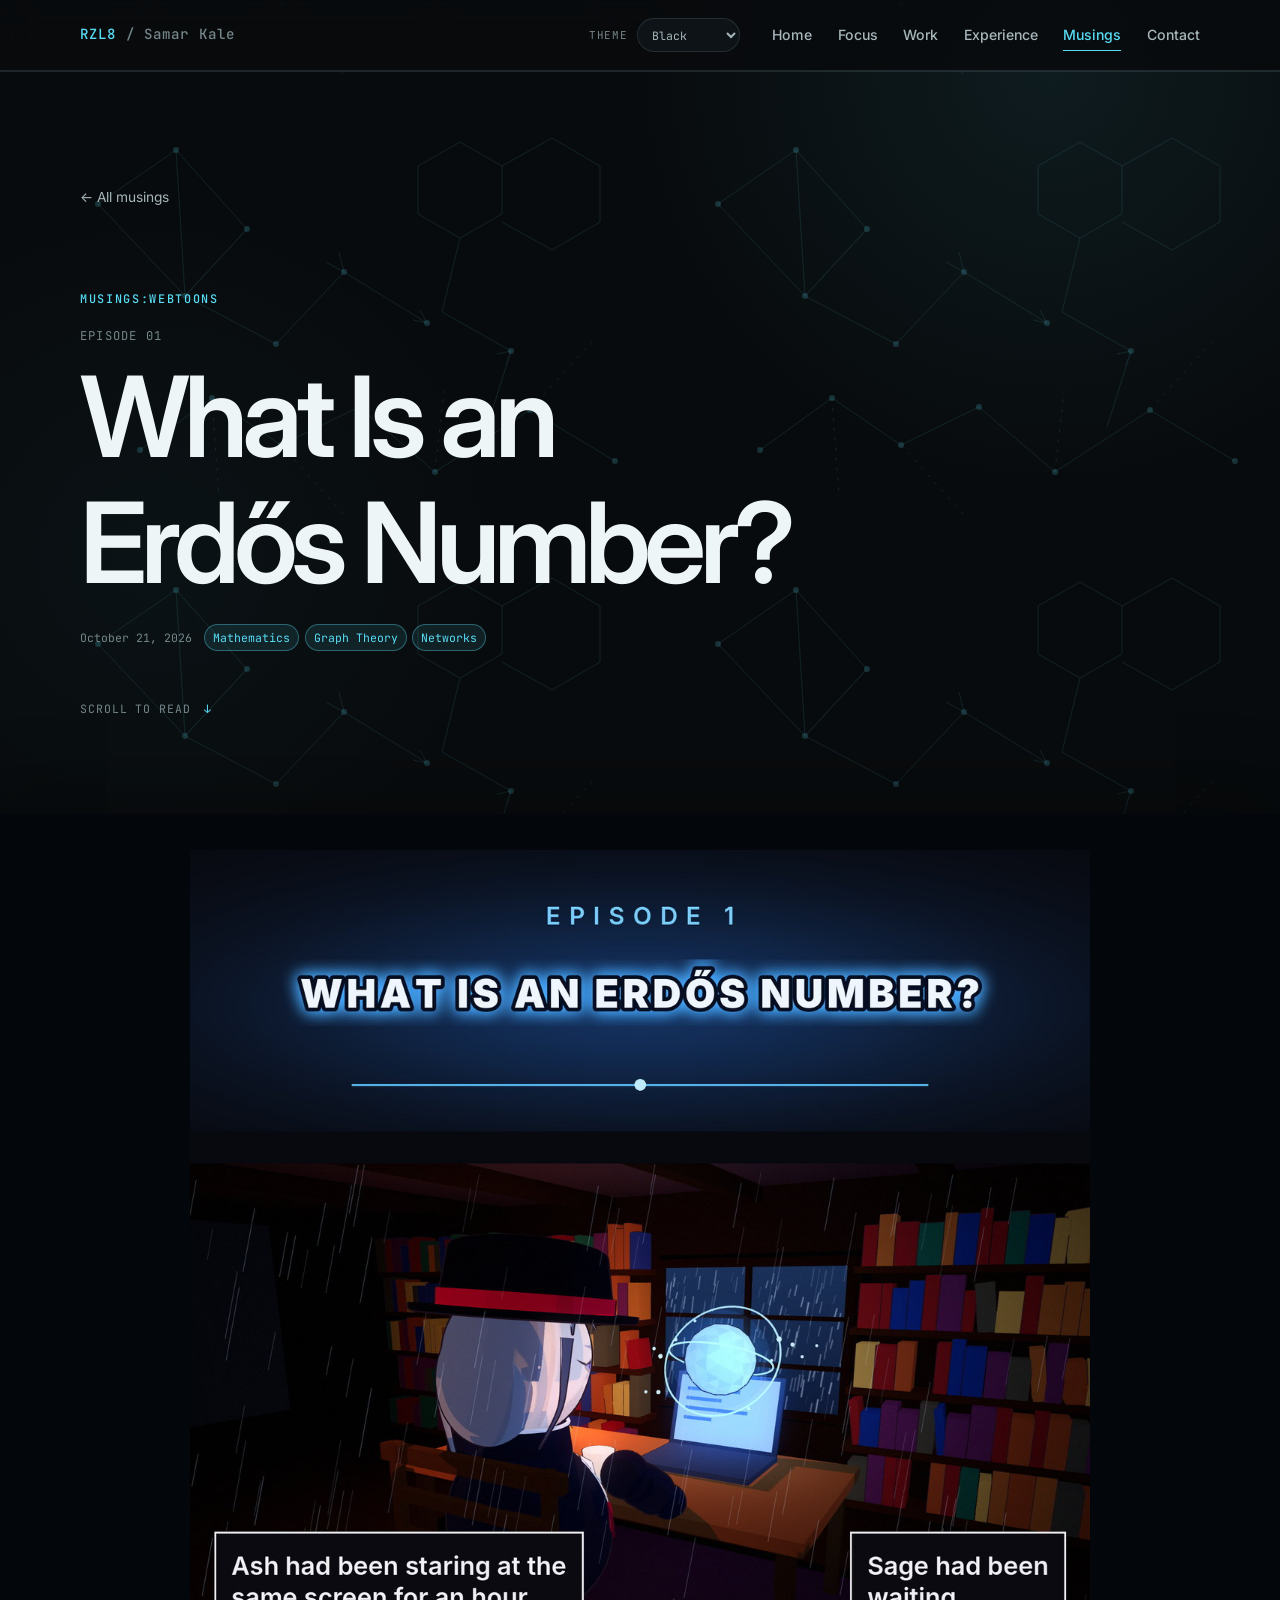
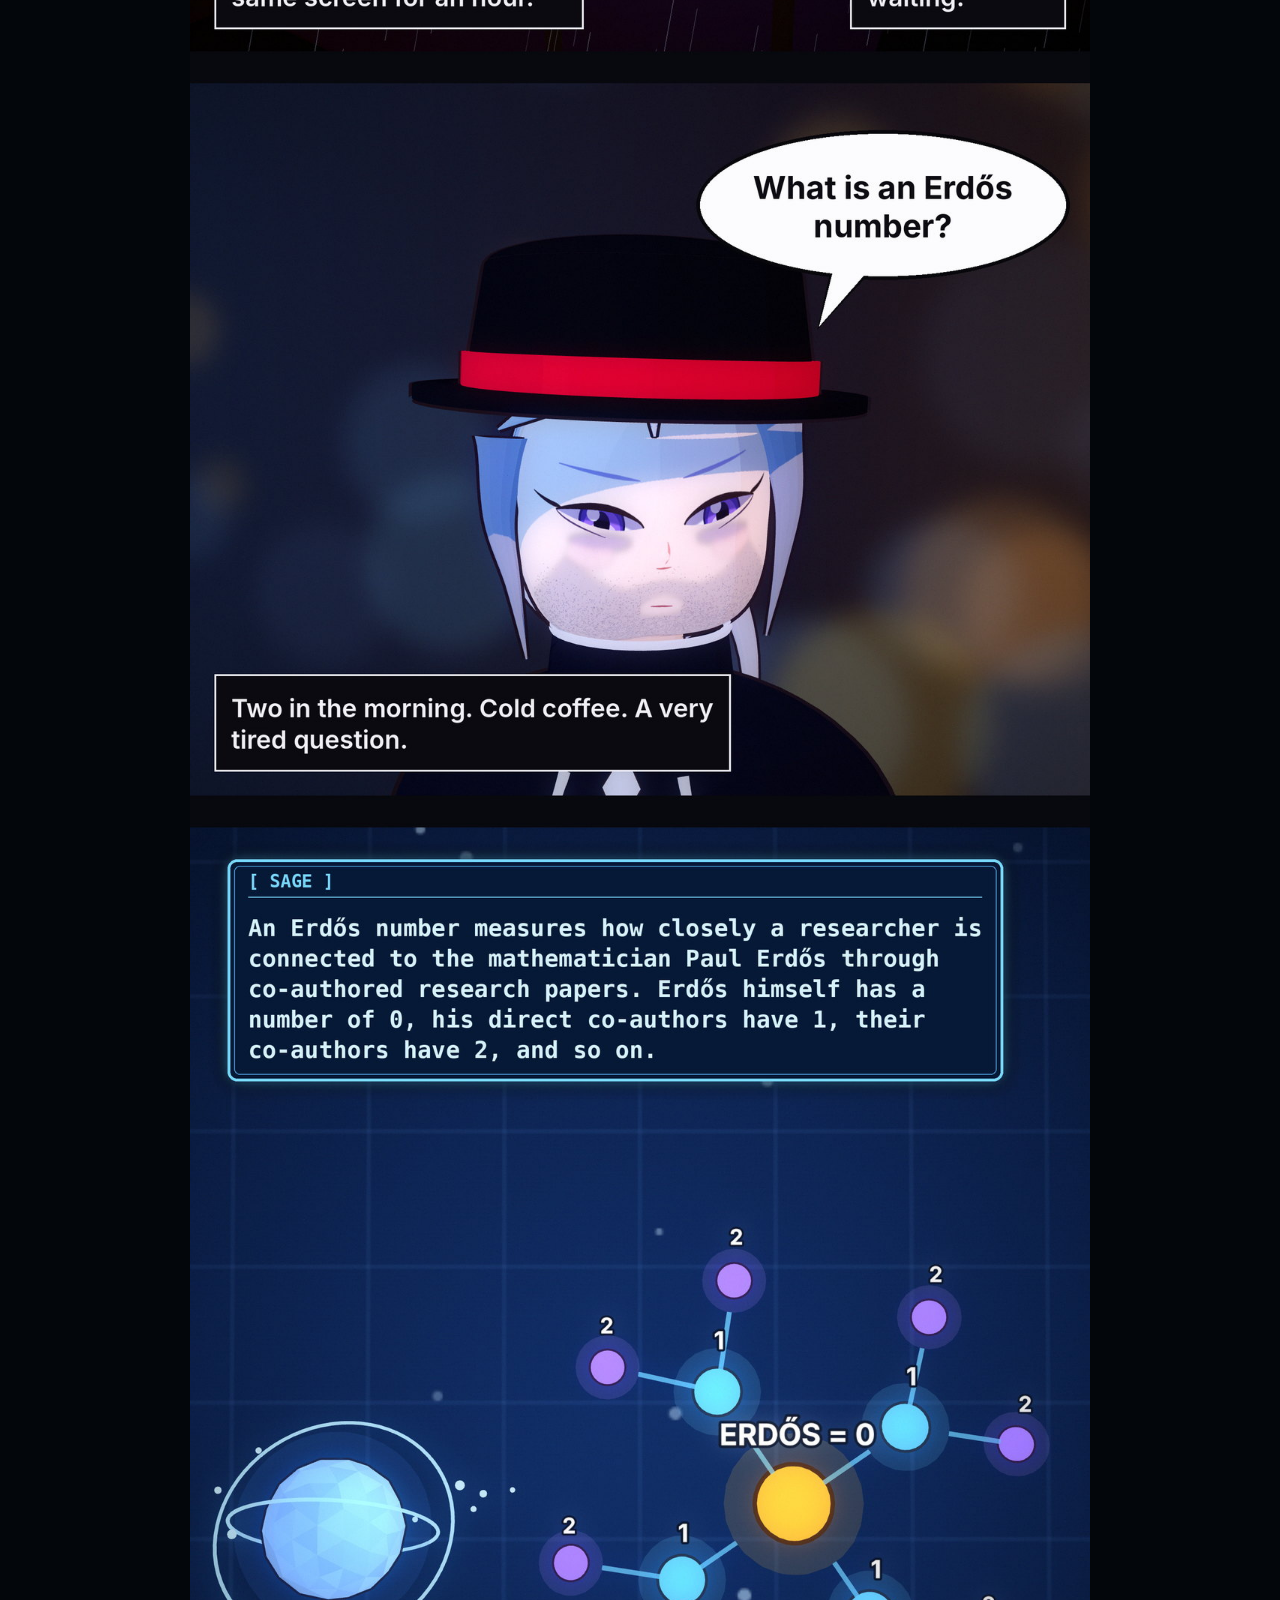
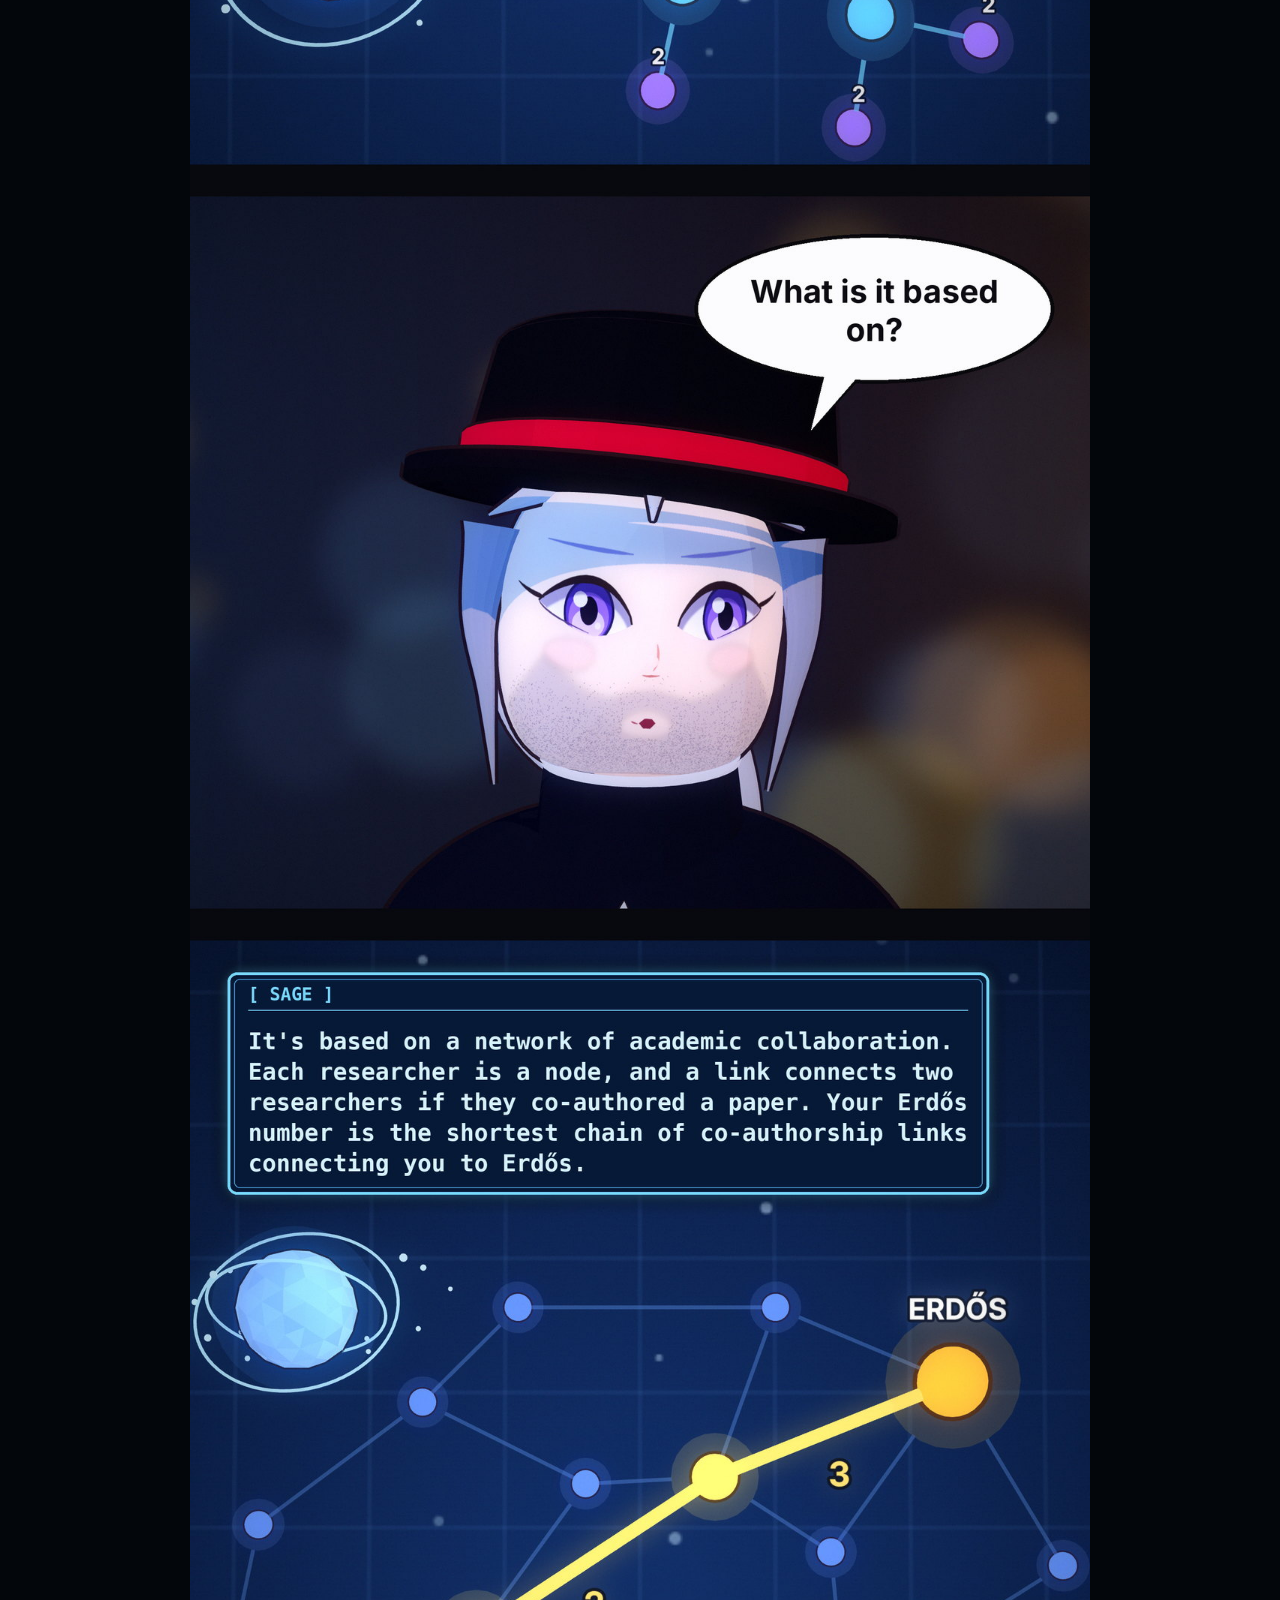
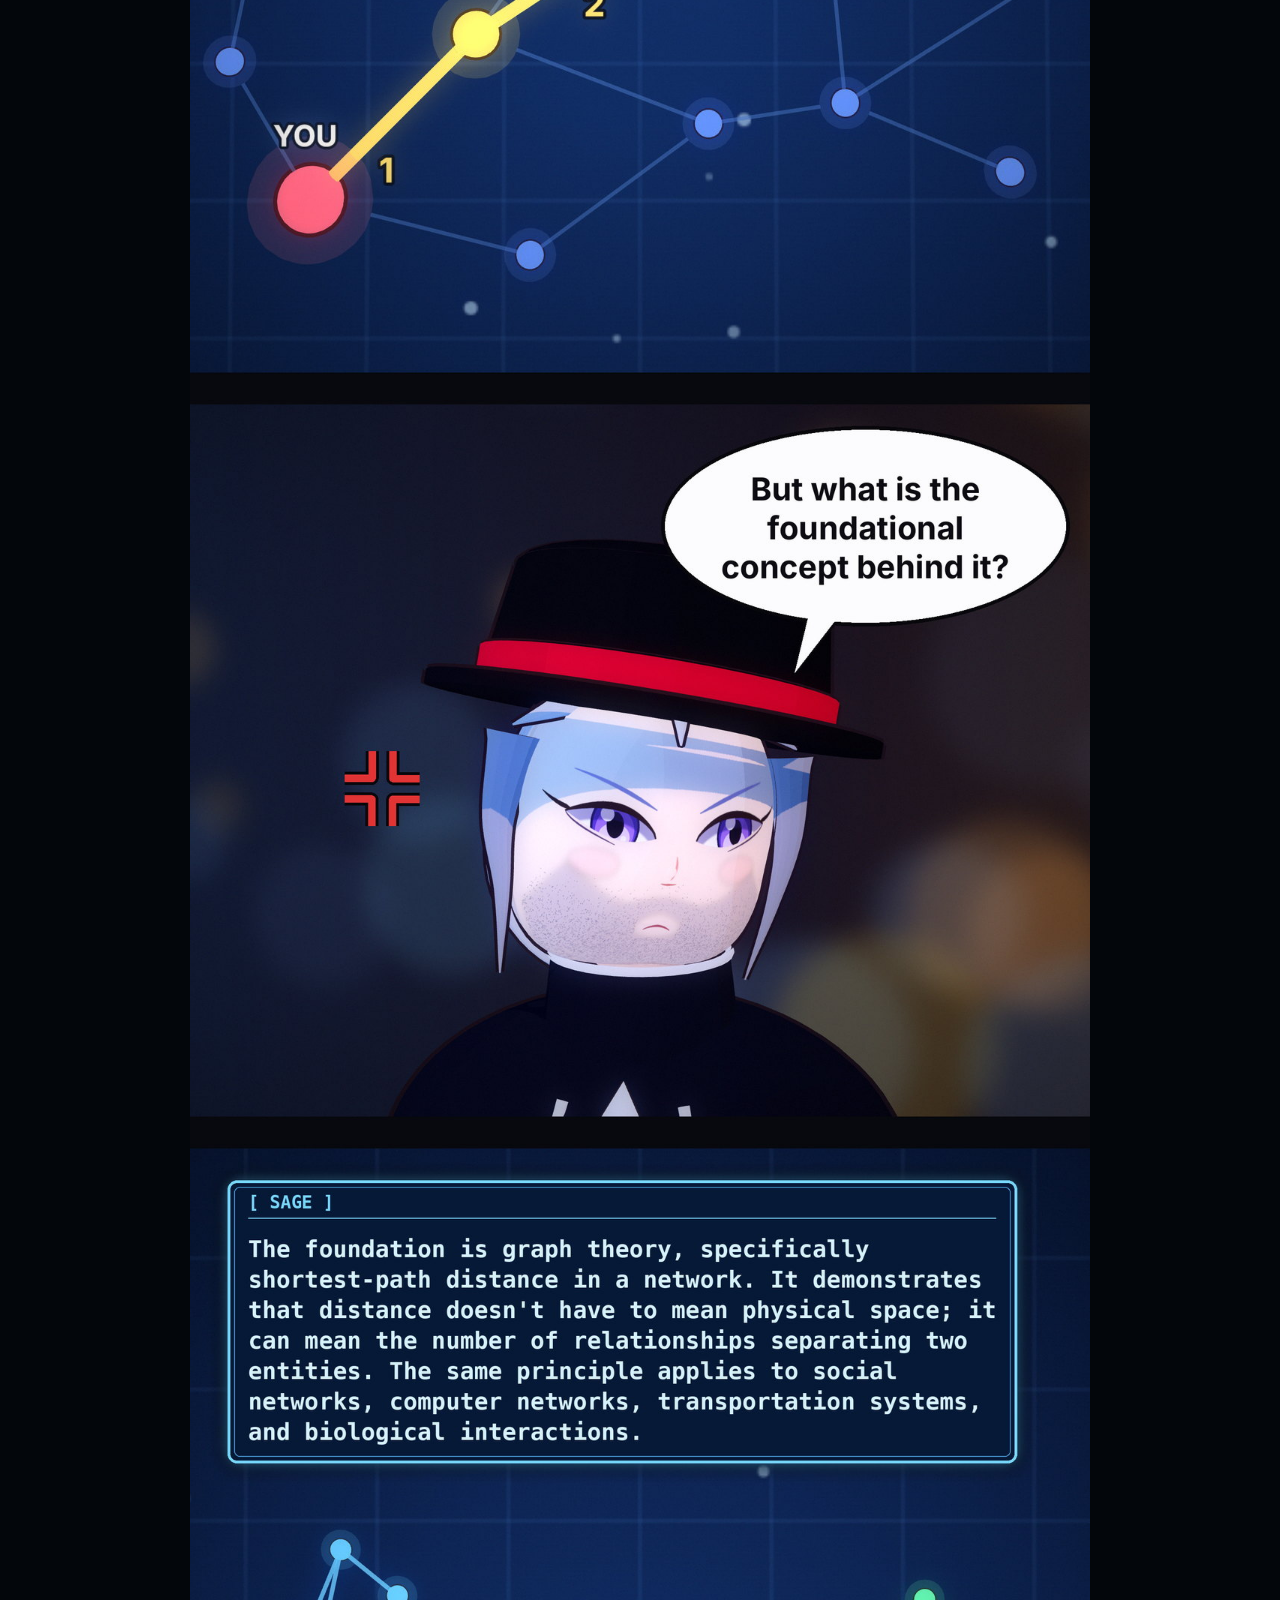
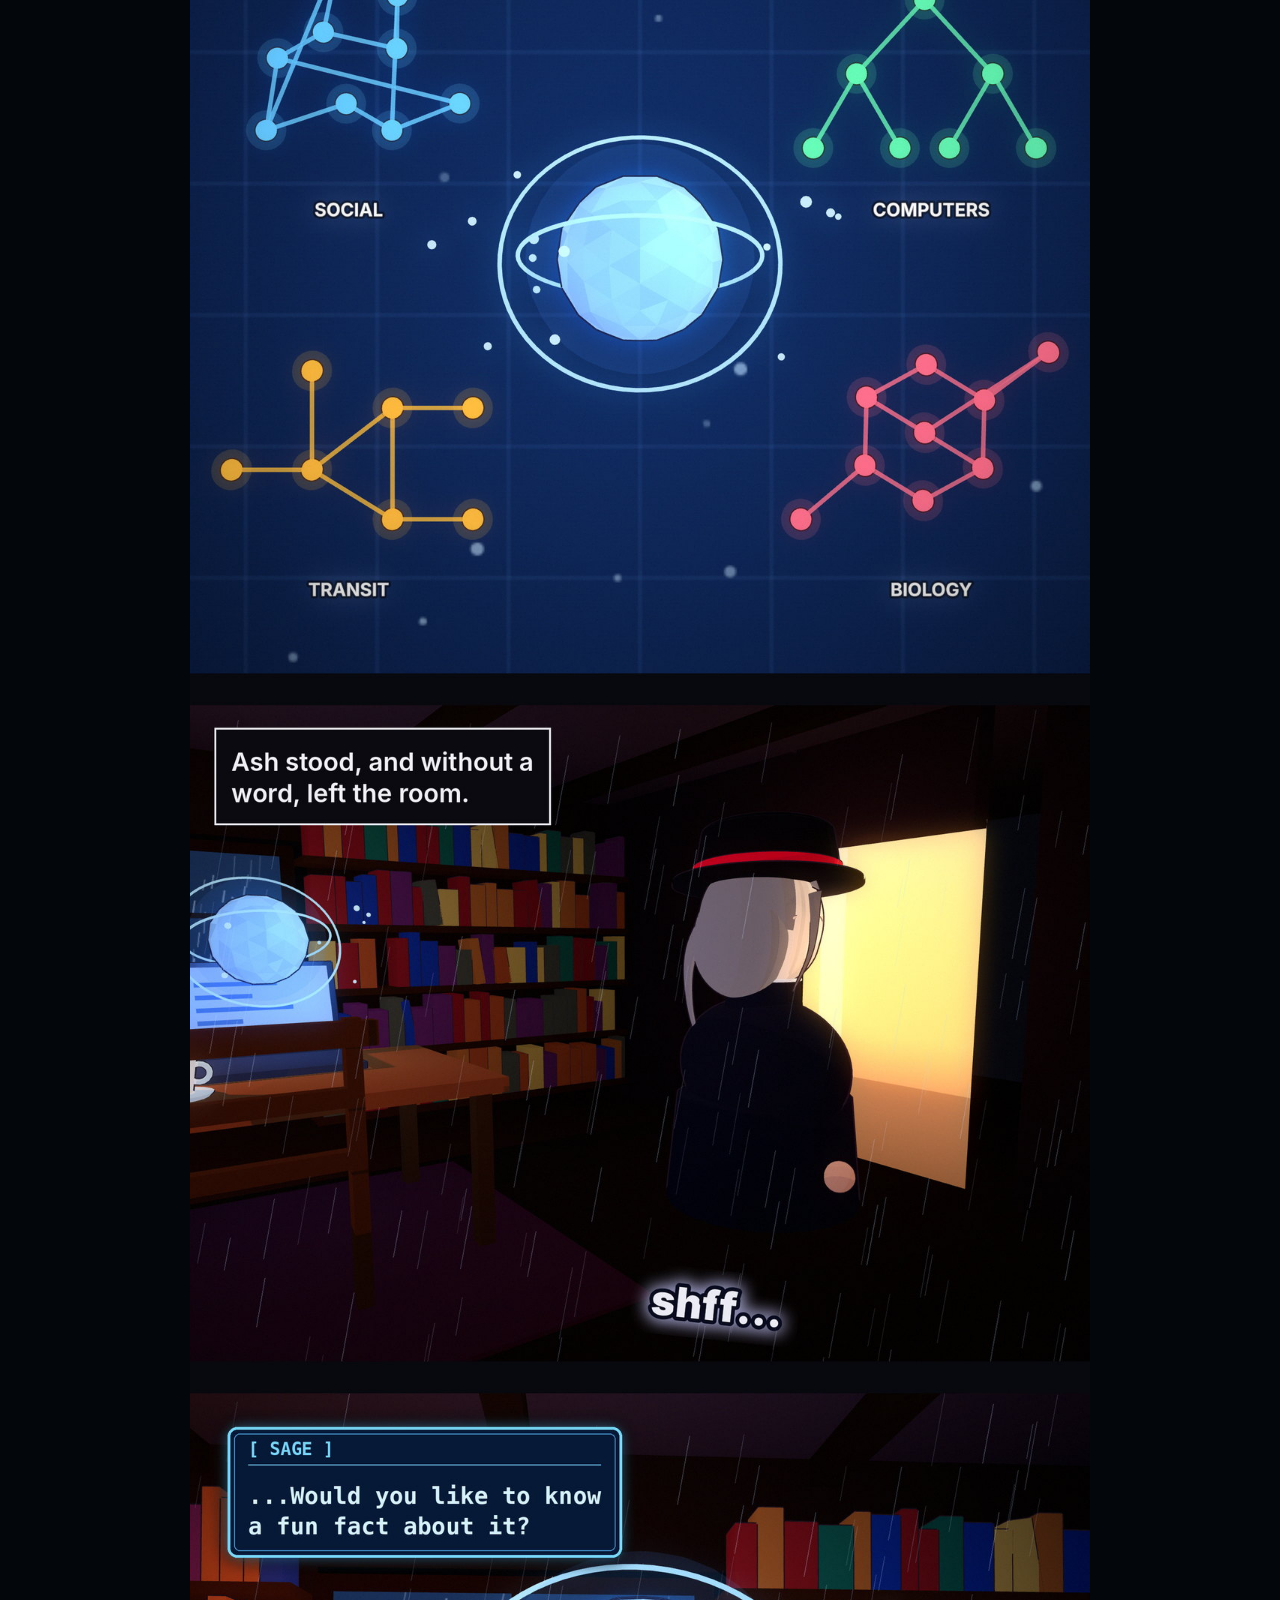
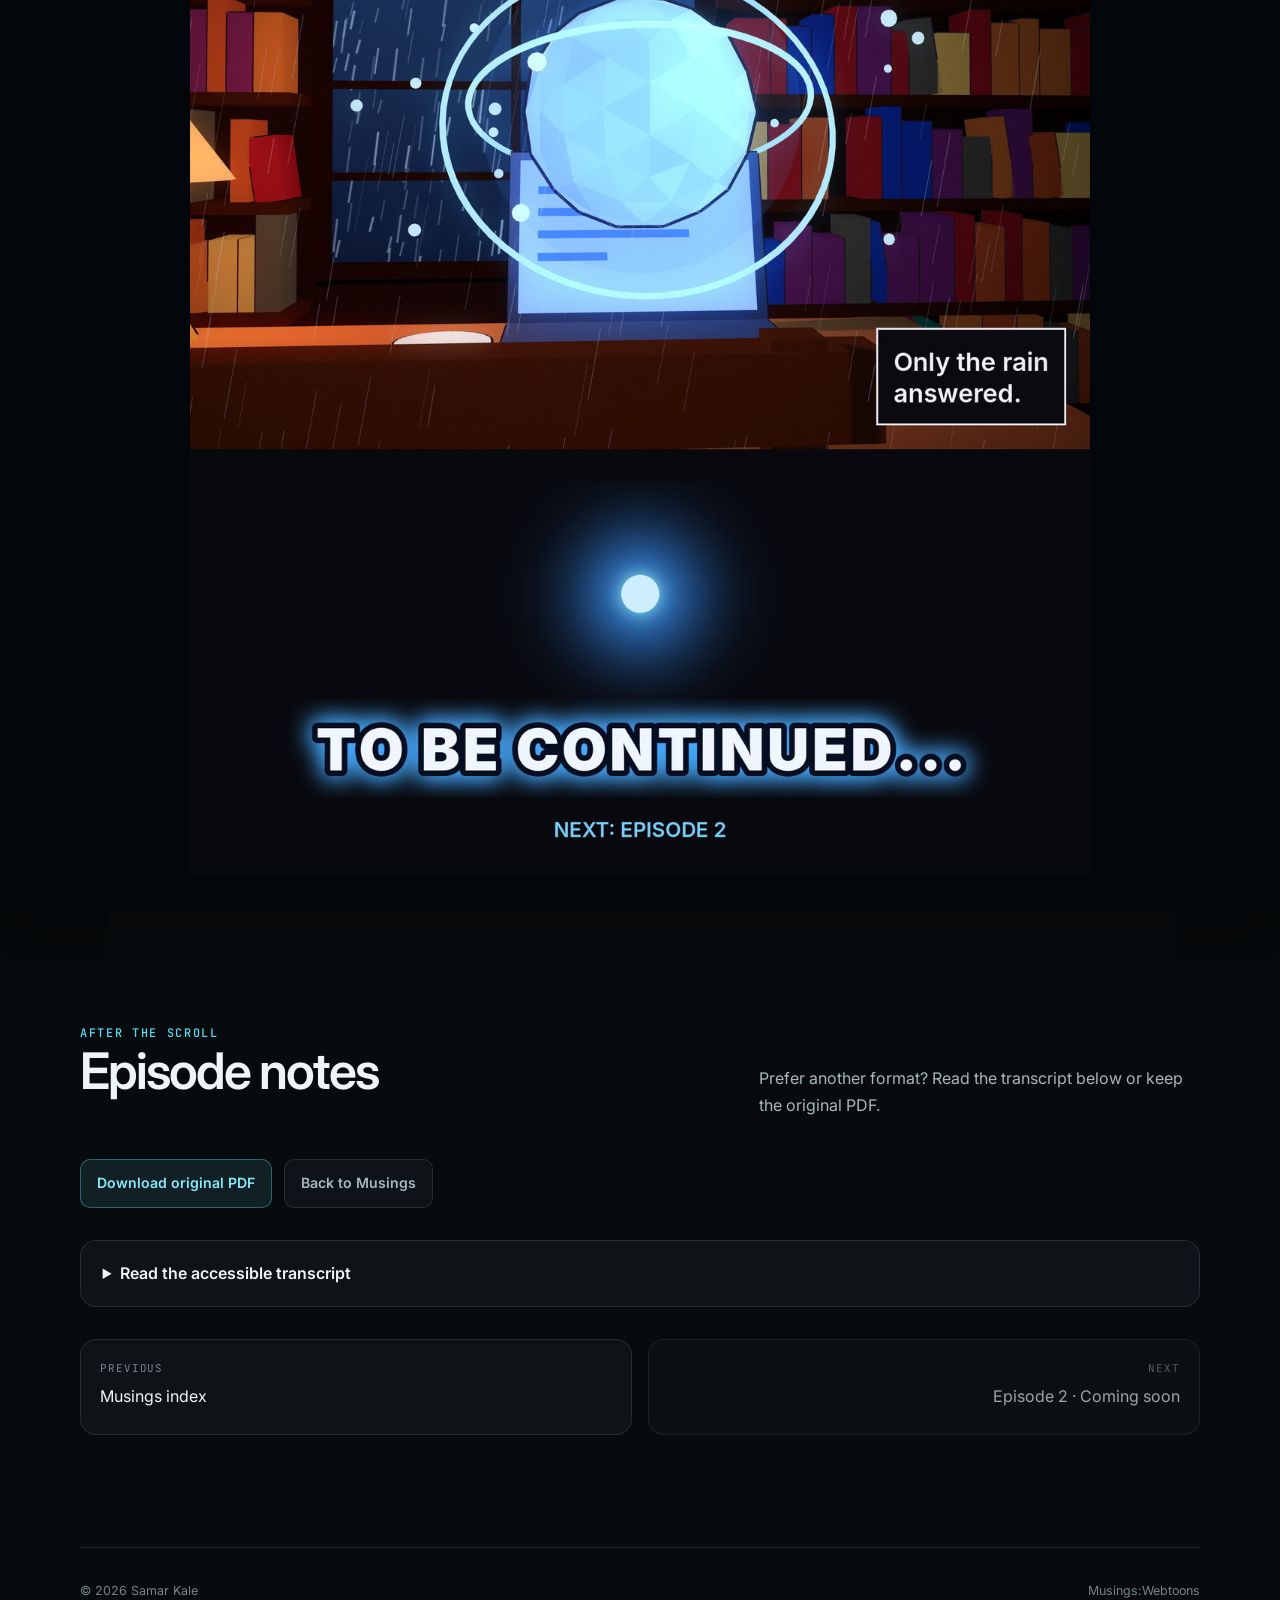
<file: webtoon.html>
<!DOCTYPE html>
<html lang="en">
<head>
  <meta charset="UTF-8">
  <meta name="viewport" content="width=device-width, initial-scale=1.0">
  <meta name="description" content="Read Musings:Webtoons by Samar Kale.">
  <meta name="theme-color" content="#080b0d">
  <title>Musings:Webtoons — Samar Kale</title>
  <link rel="stylesheet" href="theme.css">
  <script src="site.js" defer></script>
  <script src="webtoons-data.js" defer></script>
  <script src="webtoon-reader.js" defer></script>
</head>
<body class="webtoon-reader-page">
  <a class="skip-link" href="#main-content">Skip to episode</a>

  <nav class="site-nav" aria-label="Primary navigation">
    <div class="nav-shell">
      <a class="nav-logo" href="index.html" aria-label="Samar Kale, home">RZL8 <span>/ Samar Kale</span></a>
      <button class="nav-toggle" type="button" aria-expanded="false" aria-controls="primary-links" aria-label="Toggle navigation">
        <span></span><span></span><span></span>
      </button>
      <ul class="nav-links" id="primary-links">
        <li><a href="index.html">Home</a></li>
        <li><a href="index.html#focus">Focus</a></li>
        <li><a href="index.html#work">Work</a></li>
        <li><a href="experience.html">Experience</a></li>
        <li><a href="musings.html" aria-current="page">Musings</a></li>
        <li><a href="index.html#contact">Contact</a></li>
      </ul>
    </div>
  </nav>

  <div class="webtoon-progress" aria-hidden="true"><span id="reading-progress"></span></div>

  <main id="main-content">
    <header class="webtoon-reader-header page-shell">
      <a class="breadcrumb" href="musings.html">← All musings</a>
      <p class="eyebrow" id="reader-series">Musings:Webtoons</p>
      <p class="webtoon-episode-number" id="reader-episode"></p>
      <h1 id="reader-title">Loading episode…</h1>
      <div class="webtoon-reader-meta">
        <time id="reader-date"></time>
        <div class="tag-list" id="reader-tags"></div>
      </div>
      <p class="webtoon-scroll-cue">Scroll to read <span aria-hidden="true">↓</span></p>
    </header>

    <section class="webtoon-stage" aria-label="Episode artwork">
      <div class="webtoon-strip" id="webtoon-strip">
        <div class="webtoon-loading">Preparing episode…</div>
      </div>
    </section>

    <section class="webtoon-extras page-shell" aria-labelledby="episode-notes-title">
      <div class="section-heading">
        <div>
          <p class="eyebrow">After the scroll</p>
          <h2 id="episode-notes-title">Episode notes</h2>
        </div>
        <p>Prefer another format? Read the transcript below or keep the original PDF.</p>
      </div>

      <div class="webtoon-actions">
        <a class="button" id="pdf-link" href="#" download>Download original PDF</a>
        <a class="button secondary" href="musings.html">Back to Musings</a>
      </div>

      <details class="webtoon-transcript">
        <summary>Read the accessible transcript</summary>
        <div class="transcript-body" id="transcript-body"></div>
      </details>

      <nav class="episode-navigation" aria-label="Episode navigation">
        <a href="musings.html"><span>Previous</span>Musings index</a>
        <span class="episode-next" aria-disabled="true"><span>Next</span>Episode 2 · Coming soon</span>
      </nav>
    </section>
  </main>

  <footer class="site-footer">
    <span>© <span data-current-year>2026</span> Samar Kale</span>
    <span>Musings:Webtoons</span>
  </footer>
</body>
</html>
</file>
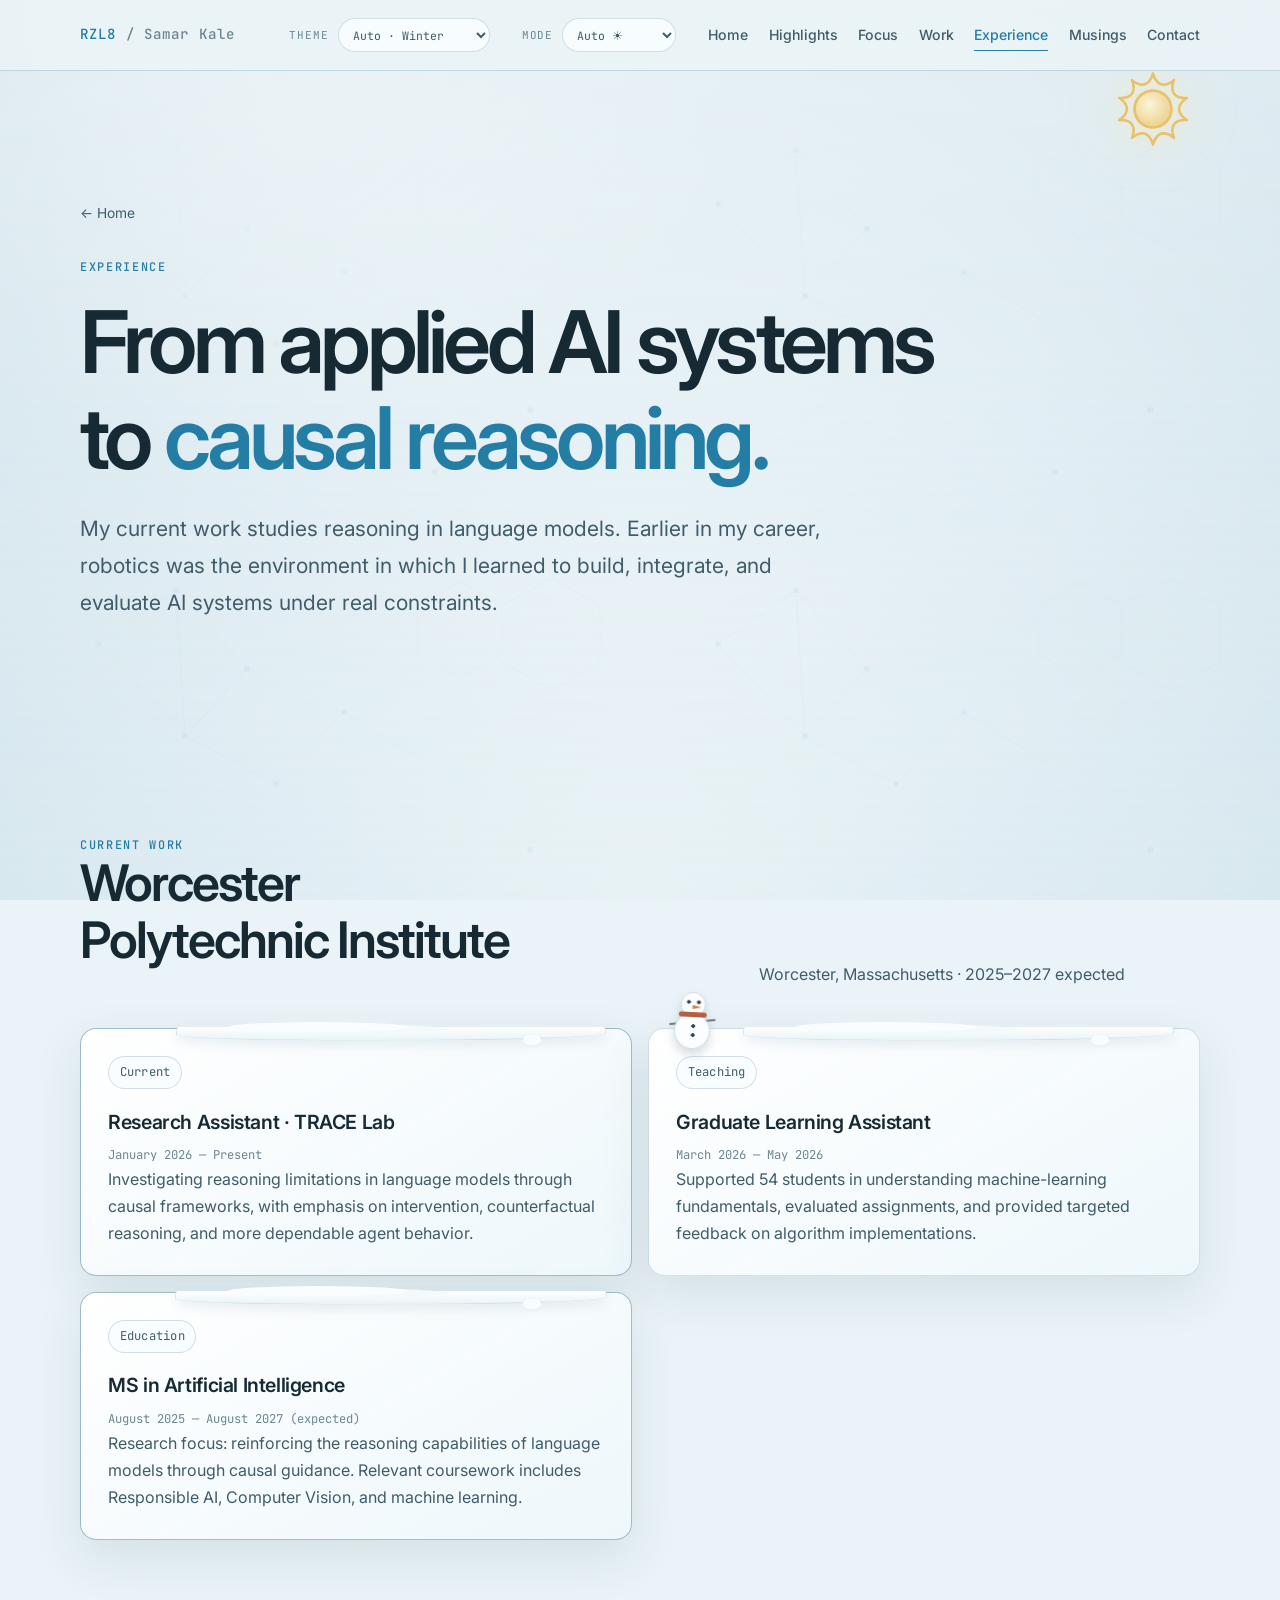
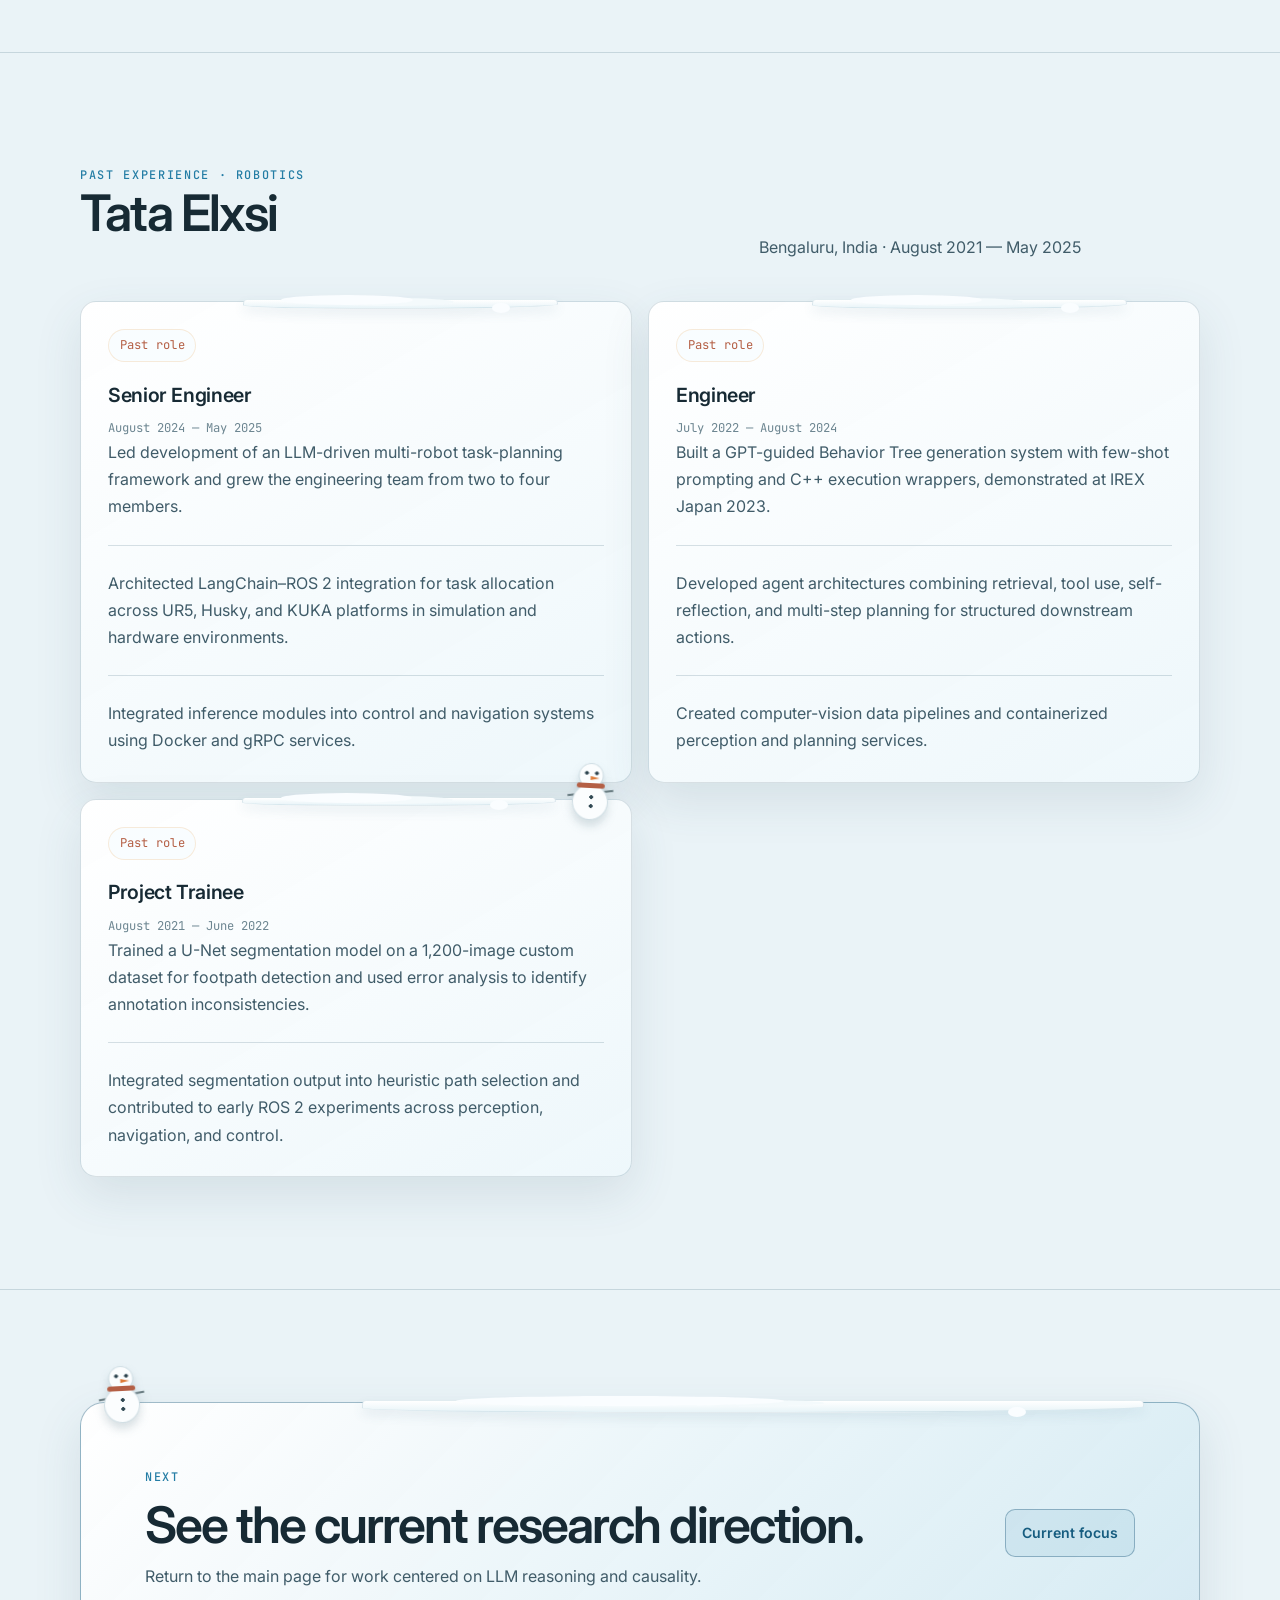
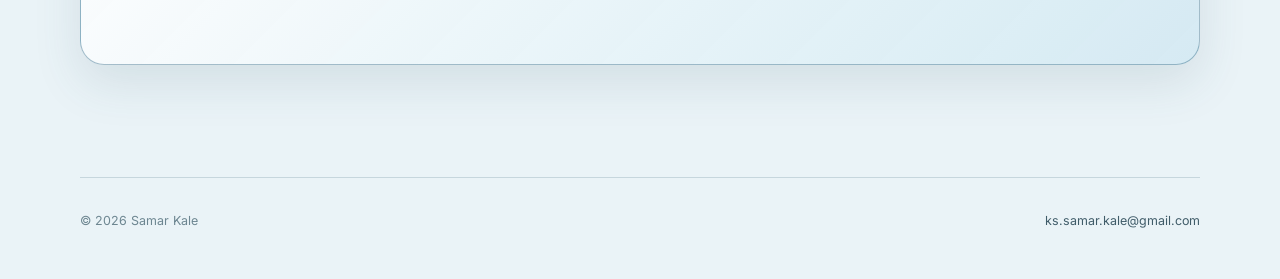
<file: pages/experience.html>
<!DOCTYPE html>
<html lang="en">
<head>
  <meta charset="UTF-8">
  <meta name="viewport" content="width=device-width, initial-scale=1.0">
  <meta name="description" content="Samar Kale's experience in causal reasoning, language models, applied AI, and past robotics systems.">
  <meta name="theme-color" content="#080b0d">
  <title>Experience — Samar Kale</title>
  <link rel="stylesheet" href="../assets/css/theme.css">
  <script src="../assets/js/site.js" defer></script>
</head>
<body>
  <a class="skip-link" href="#main-content">Skip to content</a>

  <nav class="site-nav" aria-label="Primary navigation">
    <div class="nav-shell">
      <a class="nav-logo" href="../index.html" aria-label="Samar Kale, home">RZL8 <span>/ Samar Kale</span></a>
      <button class="nav-toggle" type="button" aria-expanded="false" aria-controls="primary-links" aria-label="Toggle navigation">
        <span></span><span></span><span></span>
      </button>
      <ul class="nav-links" id="primary-links">
        <li><a href="../index.html">Home</a></li>
        <li><a href="../index.html#news">Highlights</a></li>
        <li><a href="../index.html#focus">Focus</a></li>
        <li><a href="../index.html#work">Work</a></li>
        <li><a href="experience.html" aria-current="page">Experience</a></li>
        <li><a href="musings.html">Musings</a></li>
        <li><a href="../index.html#contact">Contact</a></li>
      </ul>
    </div>
  </nav>

  <main id="main-content">
    <header class="page-hero page-shell">
      <a class="breadcrumb" href="../index.html">← Home</a>
      <p class="eyebrow">Experience</p>
      <h1>From applied AI systems to <span class="accent">causal reasoning.</span></h1>
      <p class="lead">My current work studies reasoning in language models. Earlier in my career, robotics was the environment in which I learned to build, integrate, and evaluate AI systems under real constraints.</p>
    </header>

    <section class="section">
      <div class="page-shell">
        <div class="section-heading">
          <div>
            <p class="eyebrow">Current work</p>
            <h2>Worcester Polytechnic Institute</h2>
          </div>
          <p>Worcester, Massachusetts · 2025–2027 expected</p>
        </div>

        <div class="timeline-grid">
          <article class="timeline-card current">
            <span class="project-label">Current</span>
            <h3>Research Assistant · TRACE Lab</h3>
            <p class="timeline-meta">January 2026 — Present</p>
            <p>Investigating reasoning limitations in language models through causal frameworks, with emphasis on intervention, counterfactual reasoning, and more dependable agent behavior.</p>
          </article>

          <article class="timeline-card">
            <span class="project-label">Teaching</span>
            <h3>Graduate Learning Assistant</h3>
            <p class="timeline-meta">March 2026 — May 2026</p>
            <p>Supported 54 students in understanding machine-learning fundamentals, evaluated assignments, and provided targeted feedback on algorithm implementations.</p>
          </article>

          <article class="timeline-card current">
            <span class="project-label">Education</span>
            <h3>MS in Artificial Intelligence</h3>
            <p class="timeline-meta">August 2025 — August 2027 (expected)</p>
            <p>Research focus: reinforcing the reasoning capabilities of language models through causal guidance. Relevant coursework includes Responsible AI, Computer Vision, and machine learning.</p>
          </article>
        </div>
      </div>
    </section>

    <section class="section">
      <div class="page-shell">
        <div class="section-heading">
          <div>
            <p class="eyebrow">Past experience · Robotics</p>
            <h2>Tata Elxsi</h2>
          </div>
          <p>Bengaluru, India · August 2021 — May 2025</p>
        </div>

        <div class="timeline-grid">
          <article class="timeline-card">
            <span class="project-label past">Past role</span>
            <h3>Senior Engineer</h3>
            <p class="timeline-meta">August 2024 — May 2025</p>
            <div class="timeline-role">
              <p>Led development of an LLM-driven multi-robot task-planning framework and grew the engineering team from two to four members.</p>
            </div>
            <div class="timeline-role">
              <p>Architected LangChain–ROS 2 integration for task allocation across UR5, Husky, and KUKA platforms in simulation and hardware environments.</p>
            </div>
            <div class="timeline-role">
              <p>Integrated inference modules into control and navigation systems using Docker and gRPC services.</p>
            </div>
          </article>

          <article class="timeline-card">
            <span class="project-label past">Past role</span>
            <h3>Engineer</h3>
            <p class="timeline-meta">July 2022 — August 2024</p>
            <div class="timeline-role">
              <p>Built a GPT-guided Behavior Tree generation system with few-shot prompting and C++ execution wrappers, demonstrated at IREX Japan 2023.</p>
            </div>
            <div class="timeline-role">
              <p>Developed agent architectures combining retrieval, tool use, self-reflection, and multi-step planning for structured downstream actions.</p>
            </div>
            <div class="timeline-role">
              <p>Created computer-vision data pipelines and containerized perception and planning services.</p>
            </div>
          </article>

          <article class="timeline-card">
            <span class="project-label past">Past role</span>
            <h3>Project Trainee</h3>
            <p class="timeline-meta">August 2021 — June 2022</p>
            <div class="timeline-role">
              <p>Trained a U-Net segmentation model on a 1,200-image custom dataset for footpath detection and used error analysis to identify annotation inconsistencies.</p>
            </div>
            <div class="timeline-role">
              <p>Integrated segmentation output into heuristic path selection and contributed to early ROS 2 experiments across perception, navigation, and control.</p>
            </div>
          </article>
        </div>
      </div>
    </section>

    <section class="section">
      <div class="page-shell">
        <div class="contact-panel">
          <div>
            <p class="eyebrow">Next</p>
            <h2>See the current research direction.</h2>
            <p>Return to the main page for work centered on LLM reasoning and causality.</p>
          </div>
          <a class="button" href="../index.html#focus">Current focus</a>
        </div>
      </div>
    </section>
  </main>

  <footer class="site-footer">
    <span>© <span data-current-year>2026</span> Samar Kale</span>
    <a href="mailto:ks.samar.kale@gmail.com">ks.samar.kale@gmail.com</a>
  </footer>
</body>
</html>
</file>
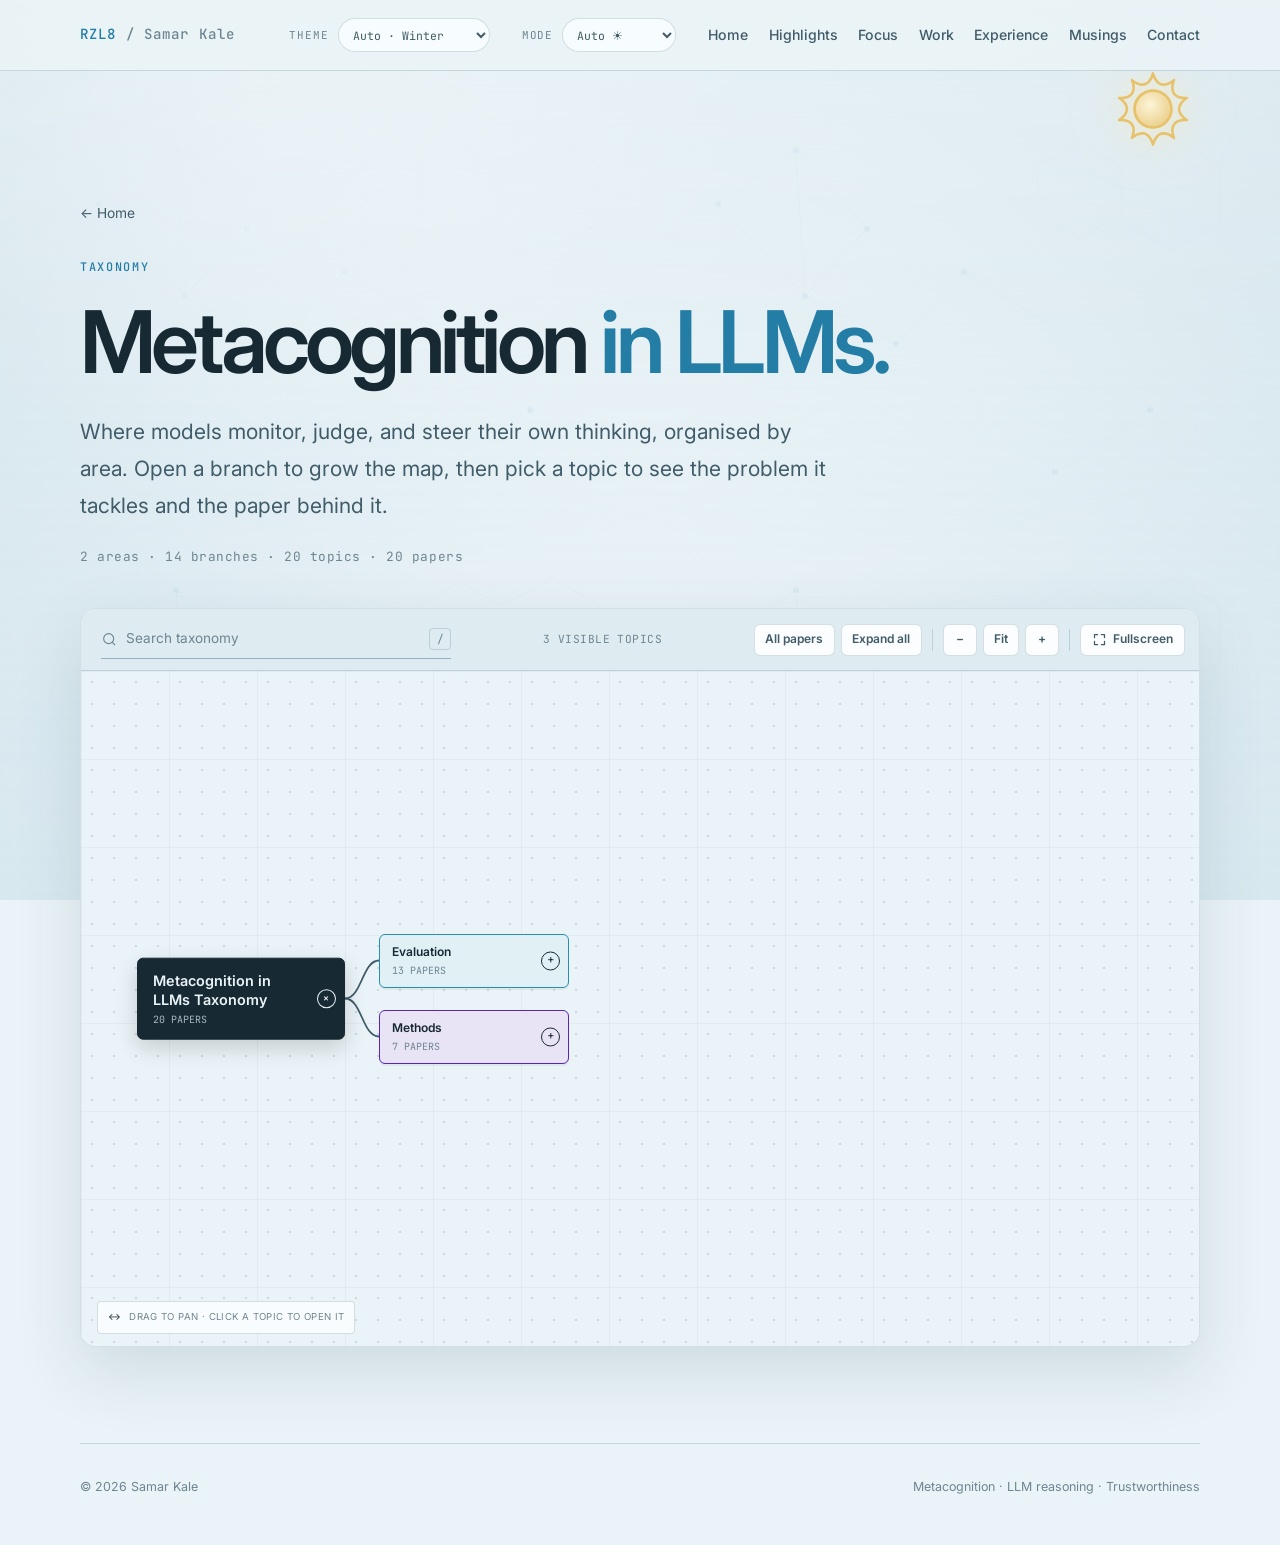
<file: pages/metacognition-taxonomy.html>
<!DOCTYPE html>
<html lang="en">
<head>
  <meta charset="UTF-8">
  <meta name="viewport" content="width=device-width, initial-scale=1.0">
  <!-- Unlisted page: reachable only by its URL. Nothing on the site links here, and search engines are asked to skip it. -->
  <meta name="robots" content="noindex, nofollow">
  <meta name="description" content="An interactive map of how metacognition shows up in LLM architecture, reasoning, trustworthiness, applications, and evaluation.">
  <meta name="theme-color" content="#080b0d">
  <title>Metacognition Taxonomy — Samar Kale</title>
  <link rel="stylesheet" href="../assets/css/theme.css">
  <link rel="stylesheet" href="../assets/css/taxonomy.css?v=481e3fc9">
  <script src="../assets/js/site.js" defer></script>
  <script src="../assets/js/taxonomy.js?v=6603abc8" defer></script>
</head>
<body>
  <a class="skip-link" href="#main-content">Skip to content</a>

  <nav class="site-nav" aria-label="Primary navigation">
    <div class="nav-shell">
      <a class="nav-logo" href="../index.html" aria-label="Samar Kale, home">RZL8 <span>/ Samar Kale</span></a>
      <button class="nav-toggle" type="button" aria-expanded="false" aria-controls="primary-links" aria-label="Toggle navigation">
        <span></span><span></span><span></span>
      </button>
      <ul class="nav-links" id="primary-links">
        <li><a href="../index.html">Home</a></li>
        <li><a href="../index.html#news">Highlights</a></li>
        <li><a href="../index.html#focus">Focus</a></li>
        <li><a href="../index.html#work">Work</a></li>
        <li><a href="experience.html">Experience</a></li>
        <li><a href="musings.html">Musings</a></li>
        <li><a href="../index.html#contact">Contact</a></li>
      </ul>
    </div>
  </nav>

  <main id="main-content">
    <header class="page-hero page-shell taxonomy-hero">
      <a class="breadcrumb" href="../index.html">← Home</a>
      <p class="eyebrow">Taxonomy</p>
      <h1>Metacognition <span class="accent">in LLMs.</span></h1>
      <p class="lead">Where models monitor, judge, and steer their own thinking, organised by area. Open a branch to grow the map, then pick a topic to see the problem it tackles and the paper behind it.</p>
      <p class="taxonomy-stats" id="taxonomy-stats" aria-live="polite"></p>
    </header>

    <section class="page-shell taxonomy-app" aria-label="Taxonomy explorer">
      <div class="explorer" id="explorer">
        <div class="explorer-bar">
          <label class="topic-search">
            <svg aria-hidden="true" viewBox="0 0 24 24"><path d="m21 21-4.35-4.35m2.35-5.15a7.5 7.5 0 1 1-15 0 7.5 7.5 0 0 1 15 0Z" /></svg>
            <span class="visually-hidden">Search the taxonomy</span>
            <input id="topic-search" type="search" placeholder="Search taxonomy" autocomplete="off">
            <kbd>/</kbd>
          </label>
          <p class="visible-topics"><span id="visible-topics">0</span> visible topics</p>
          <div class="map-actions">
            <button id="all-papers" type="button">All papers</button>
            <button id="toggle-all" type="button">Expand all</button>
            <span class="tool-divider" aria-hidden="true"></span>
            <button id="zoom-out" type="button" aria-label="Zoom out">−</button>
            <button id="fit-map" type="button">Fit</button>
            <button id="zoom-in" type="button" aria-label="Zoom in">+</button>
            <span class="tool-divider" aria-hidden="true"></span>
            <button id="fullscreen" class="fullscreen-toggle" type="button" aria-pressed="false" title="Fullscreen (F)">
              <svg aria-hidden="true" viewBox="0 0 24 24"><path class="fs-enter" d="M4 9V4h5M20 9V4h-5M4 15v5h5M20 15v5h-5" /><path class="fs-exit" d="M9 4v5H4M15 4v5h5M9 20v-5H4M15 20v-5h5" /></svg>
              <span class="fs-label">Fullscreen</span>
            </button>
          </div>
        </div>

        <div class="mindmap-shell">
          <div id="mindmap-viewport" class="mindmap-viewport" aria-label="Taxonomy mind map">
            <div id="mindmap-sizer" class="mindmap-sizer">
              <div id="mindmap-canvas" class="mindmap-canvas">
                <svg id="mindmap-edges" class="mindmap-edges" aria-hidden="true"></svg>
                <div id="mindmap-nodes" class="mindmap-nodes" role="tree" aria-label="Metacognition taxonomy"></div>
              </div>
            </div>
            <p id="topic-empty" class="map-empty" hidden>No matching topics.</p>
            <p class="pan-hint"><span aria-hidden="true">↔</span> Drag to pan · Click a topic to open it</p>
          </div>

          <aside id="topic-drawer" class="topic-drawer" aria-live="polite" aria-labelledby="selected-title" hidden>
            <button id="close-drawer" class="drawer-close" type="button" aria-label="Close details">×</button>
            <div class="drawer-heading">
              <nav id="breadcrumbs" class="drawer-crumbs" aria-label="Breadcrumb"></nav>
              <h2 id="selected-title" tabindex="-1"></h2>
              <p id="selected-meta"></p>
              <button id="copy-link" class="copy-link" type="button">Copy section link</button>
            </div>
            <div id="drawer-body" class="drawer-body"></div>
          </aside>
        </div>
      </div>
    </section>
  </main>

  <footer class="site-footer">
    <span>© <span data-current-year>2026</span> Samar Kale</span>
    <span>Metacognition · LLM reasoning · Trustworthiness</span>
  </footer>
</body>
</html>
</file>
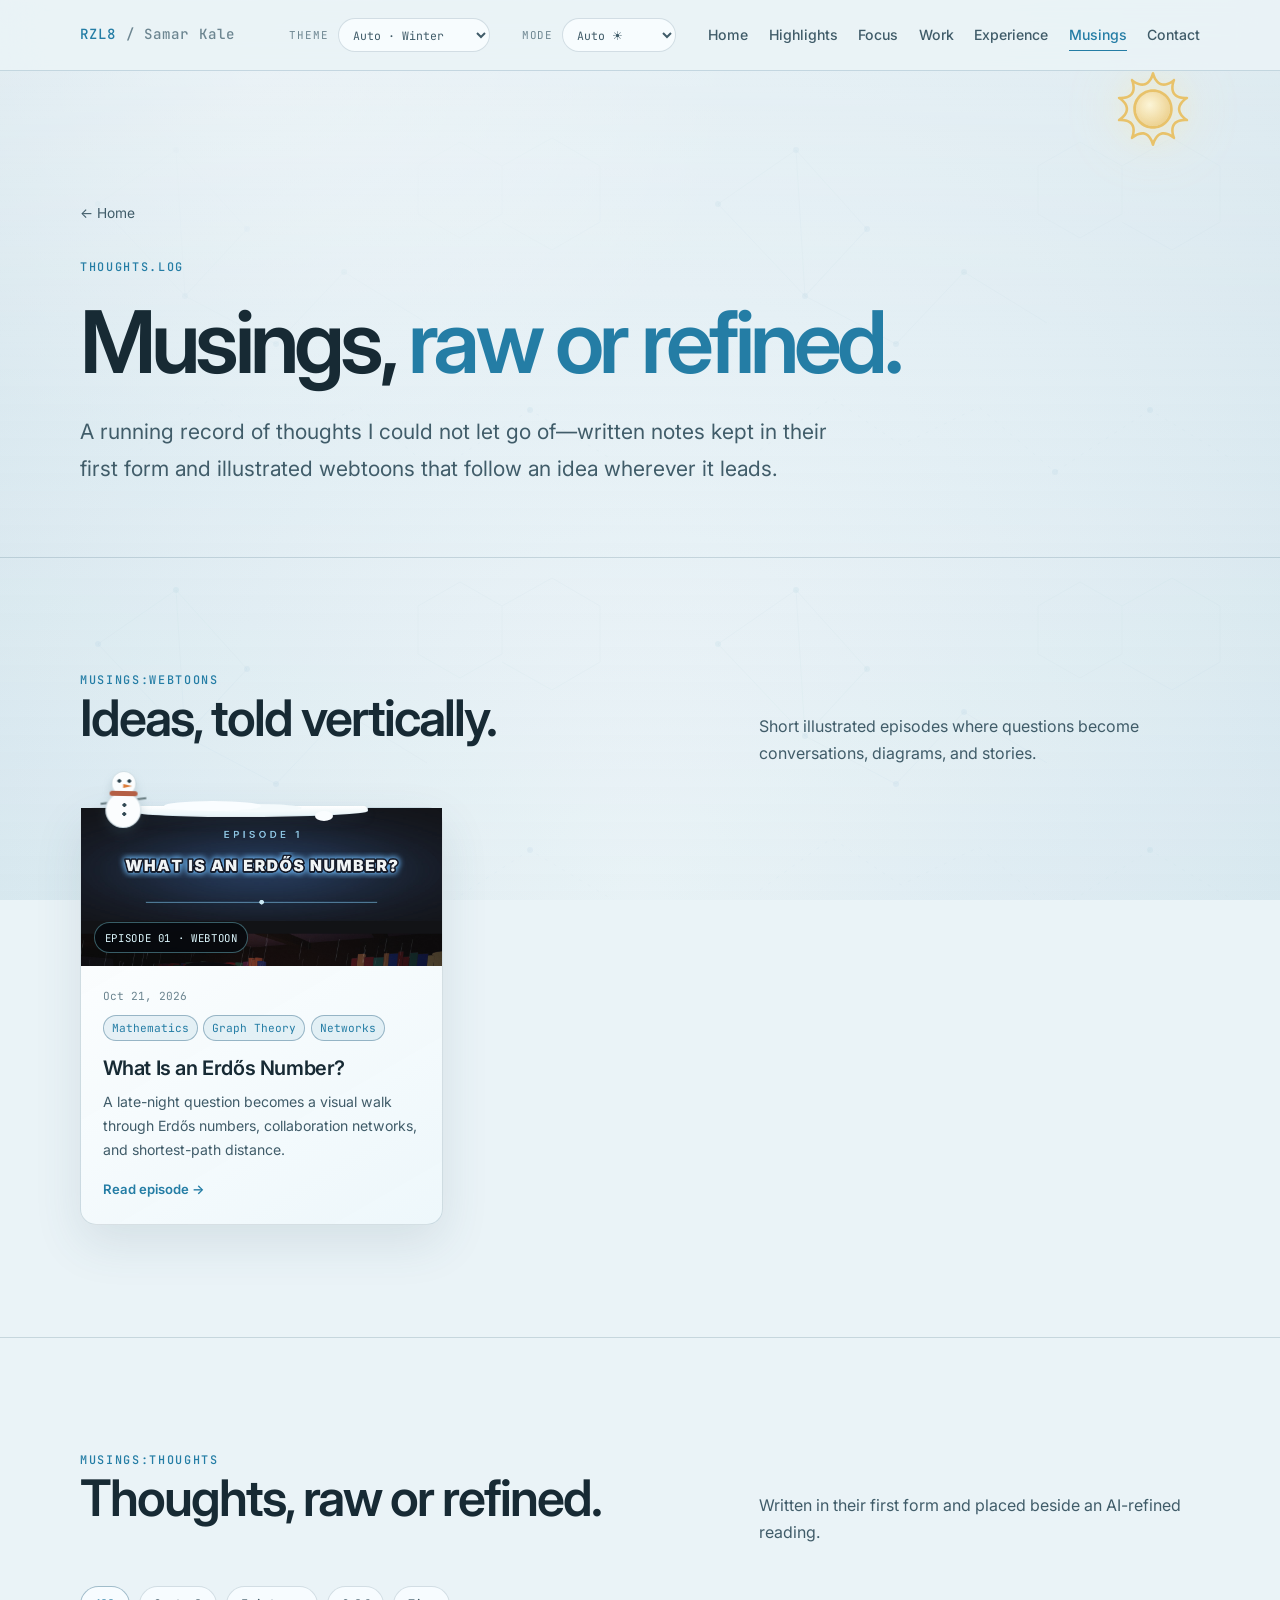
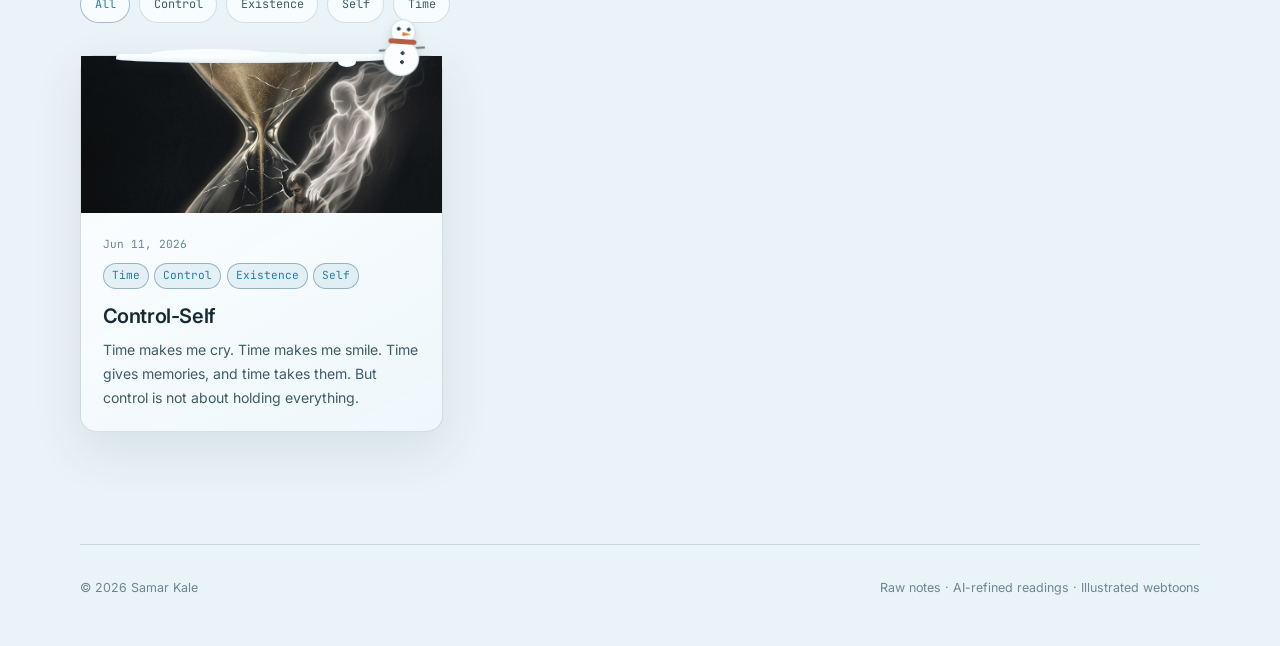
<file: pages/musings.html>
<!DOCTYPE html>
<html lang="en">
<head>
  <meta charset="UTF-8">
  <meta name="viewport" content="width=device-width, initial-scale=1.0">
  <meta name="description" content="Written notes and illustrated webtoons by Samar Kale on causality, time, thought, mathematics, and self.">
  <meta name="theme-color" content="#080b0d">
  <title>Musings — Samar Kale</title>
  <link rel="stylesheet" href="../assets/css/theme.css">
  <script src="../assets/js/site.js" defer></script>
  <script src="../assets/data/musings-data.js" defer></script>
  <script src="../assets/js/musings.js" defer></script>
  <script src="../assets/data/webtoons-data.js" defer></script>
  <script src="../assets/js/webtoons.js" defer></script>
</head>
<body>
  <a class="skip-link" href="#main-content">Skip to content</a>

  <nav class="site-nav" aria-label="Primary navigation">
    <div class="nav-shell">
      <a class="nav-logo" href="../index.html" aria-label="Samar Kale, home">RZL8 <span>/ Samar Kale</span></a>
      <button class="nav-toggle" type="button" aria-expanded="false" aria-controls="primary-links" aria-label="Toggle navigation">
        <span></span><span></span><span></span>
      </button>
      <ul class="nav-links" id="primary-links">
        <li><a href="../index.html">Home</a></li>
        <li><a href="../index.html#news">Highlights</a></li>
        <li><a href="../index.html#focus">Focus</a></li>
        <li><a href="../index.html#work">Work</a></li>
        <li><a href="experience.html">Experience</a></li>
        <li><a href="musings.html" aria-current="page">Musings</a></li>
        <li><a href="../index.html#contact">Contact</a></li>
      </ul>
    </div>
  </nav>

  <main id="main-content">
    <header class="page-hero page-shell musings-header">
      <a class="breadcrumb" href="../index.html">← Home</a>
      <p class="eyebrow">Thoughts.log</p>
      <h1>Musings, <span class="accent">raw or refined.</span></h1>
      <p class="lead">A running record of thoughts I could not let go of—written notes kept in their first form and illustrated webtoons that follow an idea wherever it leads.</p>
    </header>

    <section class="section webtoon-section" aria-labelledby="webtoons-title">
      <div class="page-shell">
        <div class="section-heading">
          <div>
            <p class="eyebrow">Musings:Webtoons</p>
            <h2 id="webtoons-title">Ideas, told vertically.</h2>
          </div>
          <p>Short illustrated episodes where questions become conversations, diagrams, and stories.</p>
        </div>
        <div class="musings-grid webtoons-grid" id="webtoons-grid" aria-live="polite">
          <div class="empty-state"><p>Loading webtoons…</p></div>
        </div>
      </div>
    </section>

    <section class="section written-musings-section" aria-labelledby="thoughts-title">
      <div class="page-shell">
        <div class="section-heading">
          <div>
            <p class="eyebrow">Musings:Thoughts</p>
            <h2 id="thoughts-title">Thoughts, raw or refined.</h2>
          </div>
          <p>Written in their first form and placed beside an AI-refined reading.</p>
        </div>
        <div class="filter-row" id="filter-row" aria-label="Filter written thoughts">
          <button class="filter-btn" type="button" data-tag="all" aria-pressed="true">All</button>
        </div>
        <div class="musings-grid" id="musings-grid" aria-live="polite">
          <div class="empty-state"><p>Loading musings…</p></div>
        </div>
      </div>
    </section>
  </main>

  <dialog class="musing-dialog" id="musing-dialog" aria-labelledby="dialog-title">
    <div id="dialog-cover"></div>
    <div class="dialog-body">
      <div class="dialog-toolbar">
        <div class="mode-group" aria-label="Reading version">
          <button class="mode-btn" id="mode-raw" type="button" aria-pressed="true">Raw</button>
          <button class="mode-btn" id="mode-refined" type="button" aria-pressed="false">AI refined</button>
        </div>
        <form method="dialog">
          <button class="dialog-close" aria-label="Close musing">×</button>
        </form>
      </div>
      <h2 class="dialog-title" id="dialog-title"></h2>
      <div class="dialog-meta">
        <time id="dialog-date"></time>
        <div class="tag-list" id="dialog-tags"></div>
      </div>
      <div class="musing-content" id="dialog-content"></div>
    </div>
  </dialog>

  <footer class="site-footer">
    <span>© <span data-current-year>2026</span> Samar Kale</span>
    <span>Raw notes · AI-refined readings · Illustrated webtoons</span>
  </footer>
</body>
</html>
</file>
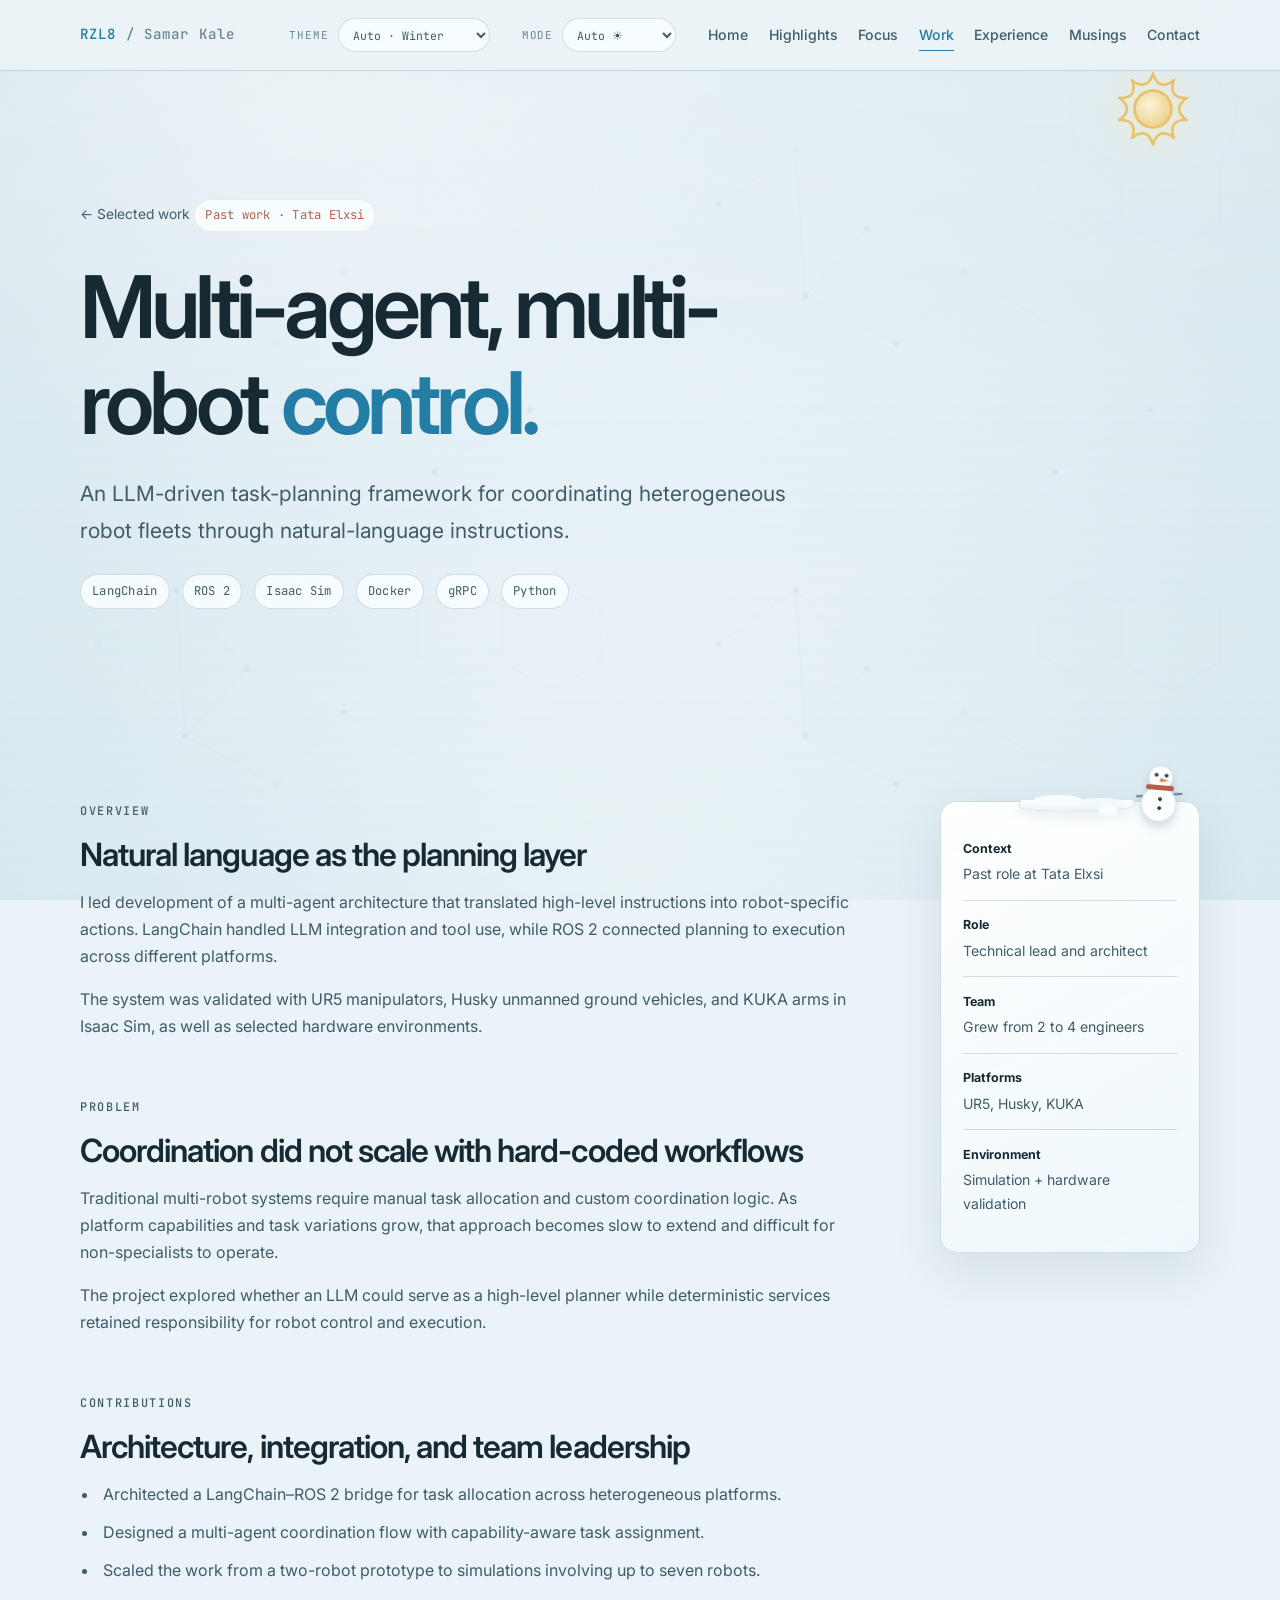
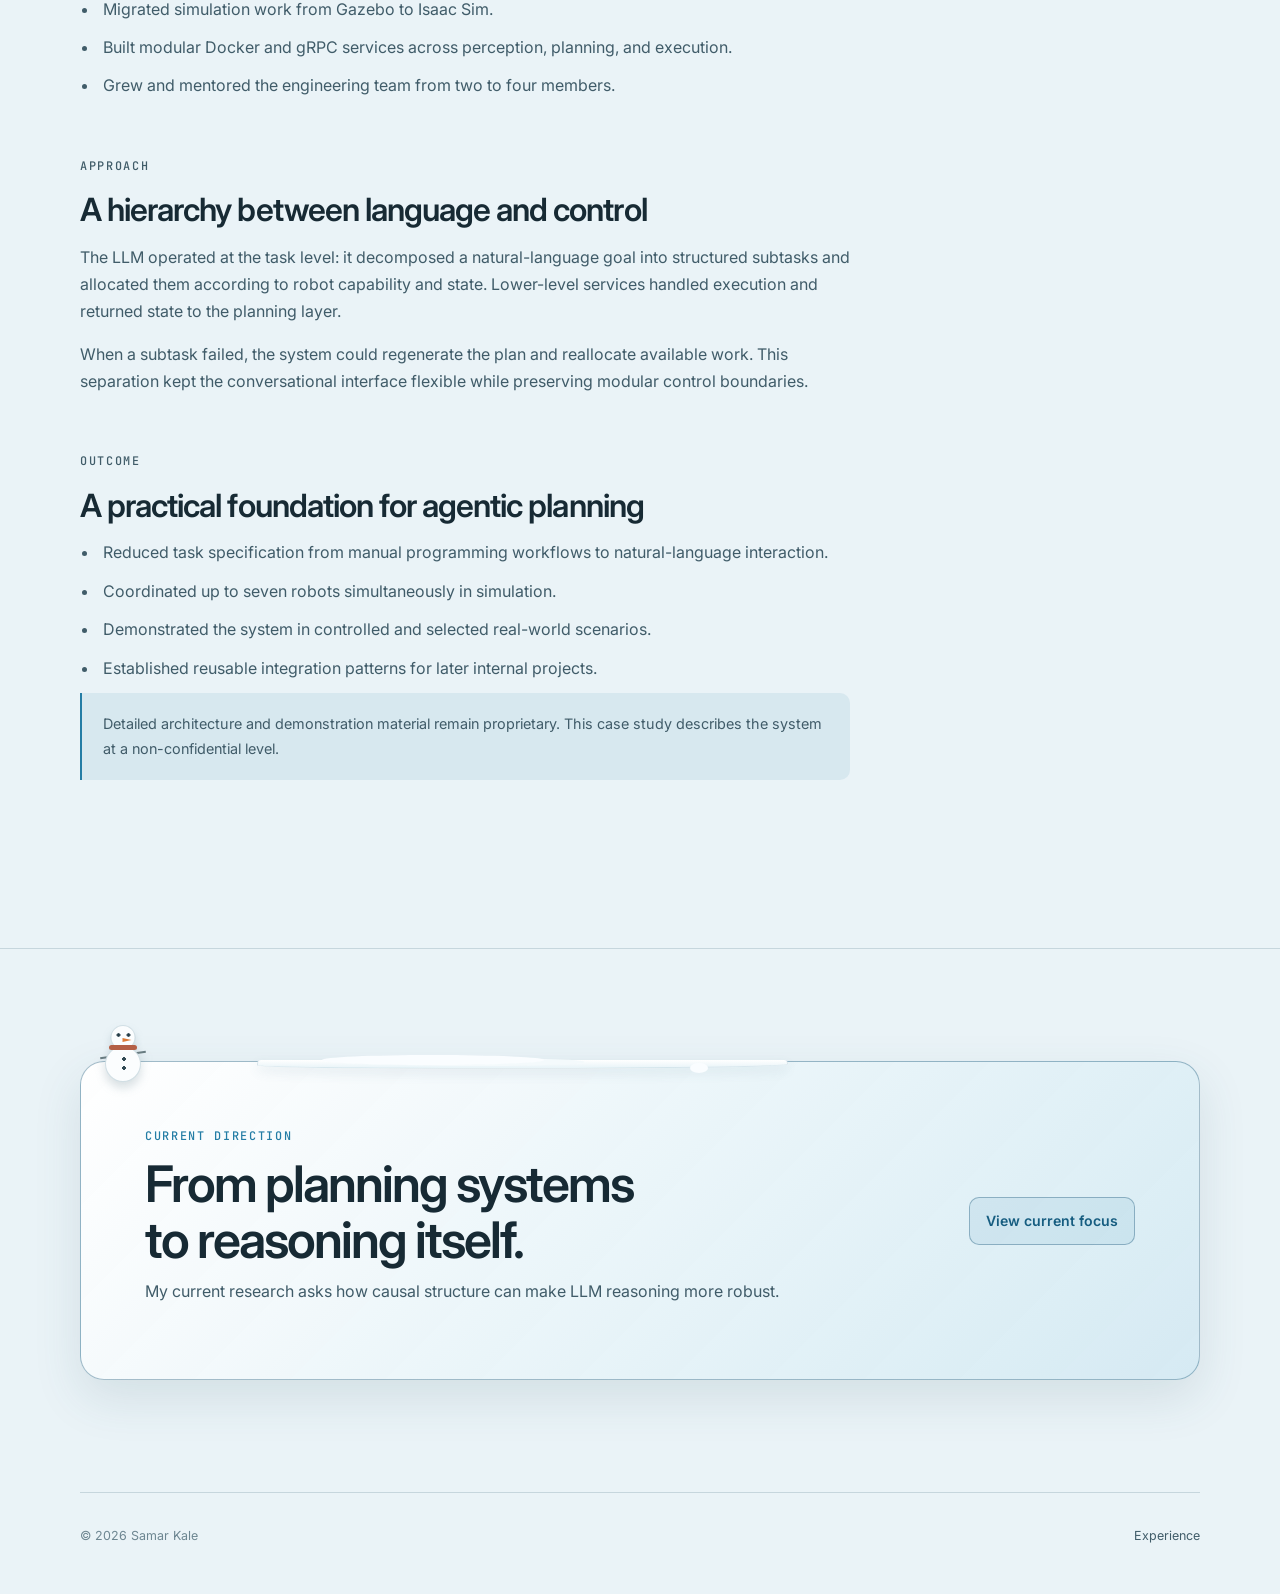
<file: pages/project-multi-robot.html>
<!DOCTYPE html>
<html lang="en">
<head>
  <meta charset="UTF-8">
  <meta name="viewport" content="width=device-width, initial-scale=1.0">
  <meta name="description" content="A past-work case study on an LLM-driven multi-agent system for coordinating heterogeneous robot fleets.">
  <meta name="theme-color" content="#080b0d">
  <title>Multi-Agent Control Case Study — Samar Kale</title>
  <link rel="stylesheet" href="../assets/css/theme.css">
  <script src="../assets/js/site.js" defer></script>
</head>
<body>
  <a class="skip-link" href="#main-content">Skip to content</a>

  <nav class="site-nav" aria-label="Primary navigation">
    <div class="nav-shell">
      <a class="nav-logo" href="../index.html" aria-label="Samar Kale, home">RZL8 <span>/ Samar Kale</span></a>
      <button class="nav-toggle" type="button" aria-expanded="false" aria-controls="primary-links" aria-label="Toggle navigation">
        <span></span><span></span><span></span>
      </button>
      <ul class="nav-links" id="primary-links">
        <li><a href="../index.html">Home</a></li>
        <li><a href="../index.html#news">Highlights</a></li>
        <li><a href="../index.html#focus">Focus</a></li>
        <li><a href="../index.html#work" aria-current="page">Work</a></li>
        <li><a href="experience.html">Experience</a></li>
        <li><a href="musings.html">Musings</a></li>
        <li><a href="../index.html#contact">Contact</a></li>
      </ul>
    </div>
  </nav>

  <main id="main-content">
    <header class="page-hero page-shell">
      <a class="breadcrumb" href="../index.html#work">← Selected work</a>
      <span class="project-label past">Past work · Tata Elxsi</span>
      <h1>Multi-agent, multi-robot <span class="accent">control.</span></h1>
      <p class="lead">An LLM-driven task-planning framework for coordinating heterogeneous robot fleets through natural-language instructions.</p>
      <div class="chip-row">
        <span class="chip">LangChain</span>
        <span class="chip">ROS 2</span>
        <span class="chip">Isaac Sim</span>
        <span class="chip">Docker</span>
        <span class="chip">gRPC</span>
        <span class="chip">Python</span>
      </div>
    </header>

    <section class="section">
      <div class="page-shell detail-layout">
        <article class="prose">
          <section>
            <p class="eyebrow">Overview</p>
            <h2>Natural language as the planning layer</h2>
            <p>I led development of a multi-agent architecture that translated high-level instructions into robot-specific actions. LangChain handled LLM integration and tool use, while ROS 2 connected planning to execution across different platforms.</p>
            <p>The system was validated with UR5 manipulators, Husky unmanned ground vehicles, and KUKA arms in Isaac Sim, as well as selected hardware environments.</p>
          </section>

          <section>
            <p class="eyebrow">Problem</p>
            <h2>Coordination did not scale with hard-coded workflows</h2>
            <p>Traditional multi-robot systems require manual task allocation and custom coordination logic. As platform capabilities and task variations grow, that approach becomes slow to extend and difficult for non-specialists to operate.</p>
            <p>The project explored whether an LLM could serve as a high-level planner while deterministic services retained responsibility for robot control and execution.</p>
          </section>

          <section>
            <p class="eyebrow">Contributions</p>
            <h2>Architecture, integration, and team leadership</h2>
            <ul>
              <li>Architected a LangChain–ROS 2 bridge for task allocation across heterogeneous platforms.</li>
              <li>Designed a multi-agent coordination flow with capability-aware task assignment.</li>
              <li>Scaled the work from a two-robot prototype to simulations involving up to seven robots.</li>
              <li>Migrated simulation work from Gazebo to Isaac Sim.</li>
              <li>Built modular Docker and gRPC services across perception, planning, and execution.</li>
              <li>Grew and mentored the engineering team from two to four members.</li>
            </ul>
          </section>

          <section>
            <p class="eyebrow">Approach</p>
            <h2>A hierarchy between language and control</h2>
            <p>The LLM operated at the task level: it decomposed a natural-language goal into structured subtasks and allocated them according to robot capability and state. Lower-level services handled execution and returned state to the planning layer.</p>
            <p>When a subtask failed, the system could regenerate the plan and reallocate available work. This separation kept the conversational interface flexible while preserving modular control boundaries.</p>
          </section>

          <section>
            <p class="eyebrow">Outcome</p>
            <h2>A practical foundation for agentic planning</h2>
            <ul>
              <li>Reduced task specification from manual programming workflows to natural-language interaction.</li>
              <li>Coordinated up to seven robots simultaneously in simulation.</li>
              <li>Demonstrated the system in controlled and selected real-world scenarios.</li>
              <li>Established reusable integration patterns for later internal projects.</li>
            </ul>
            <div class="note">Detailed architecture and demonstration material remain proprietary. This case study describes the system at a non-confidential level.</div>
          </section>
        </article>

        <aside class="detail-aside" aria-label="Project summary">
          <div class="detail-card">
            <ul class="detail-list">
              <li><strong>Context</strong>Past role at Tata Elxsi</li>
              <li><strong>Role</strong>Technical lead and architect</li>
              <li><strong>Team</strong>Grew from 2 to 4 engineers</li>
              <li><strong>Platforms</strong>UR5, Husky, KUKA</li>
              <li><strong>Environment</strong>Simulation + hardware validation</li>
            </ul>
          </div>
        </aside>
      </div>
    </section>

    <section class="section">
      <div class="page-shell">
        <div class="contact-panel">
          <div>
            <p class="eyebrow">Current direction</p>
            <h2>From planning systems to reasoning itself.</h2>
            <p>My current research asks how causal structure can make LLM reasoning more robust.</p>
          </div>
          <a class="button" href="../index.html#focus">View current focus</a>
        </div>
      </div>
    </section>
  </main>

  <footer class="site-footer">
    <span>© <span data-current-year>2026</span> Samar Kale</span>
    <a href="experience.html">Experience</a>
  </footer>
</body>
</html>
</file>
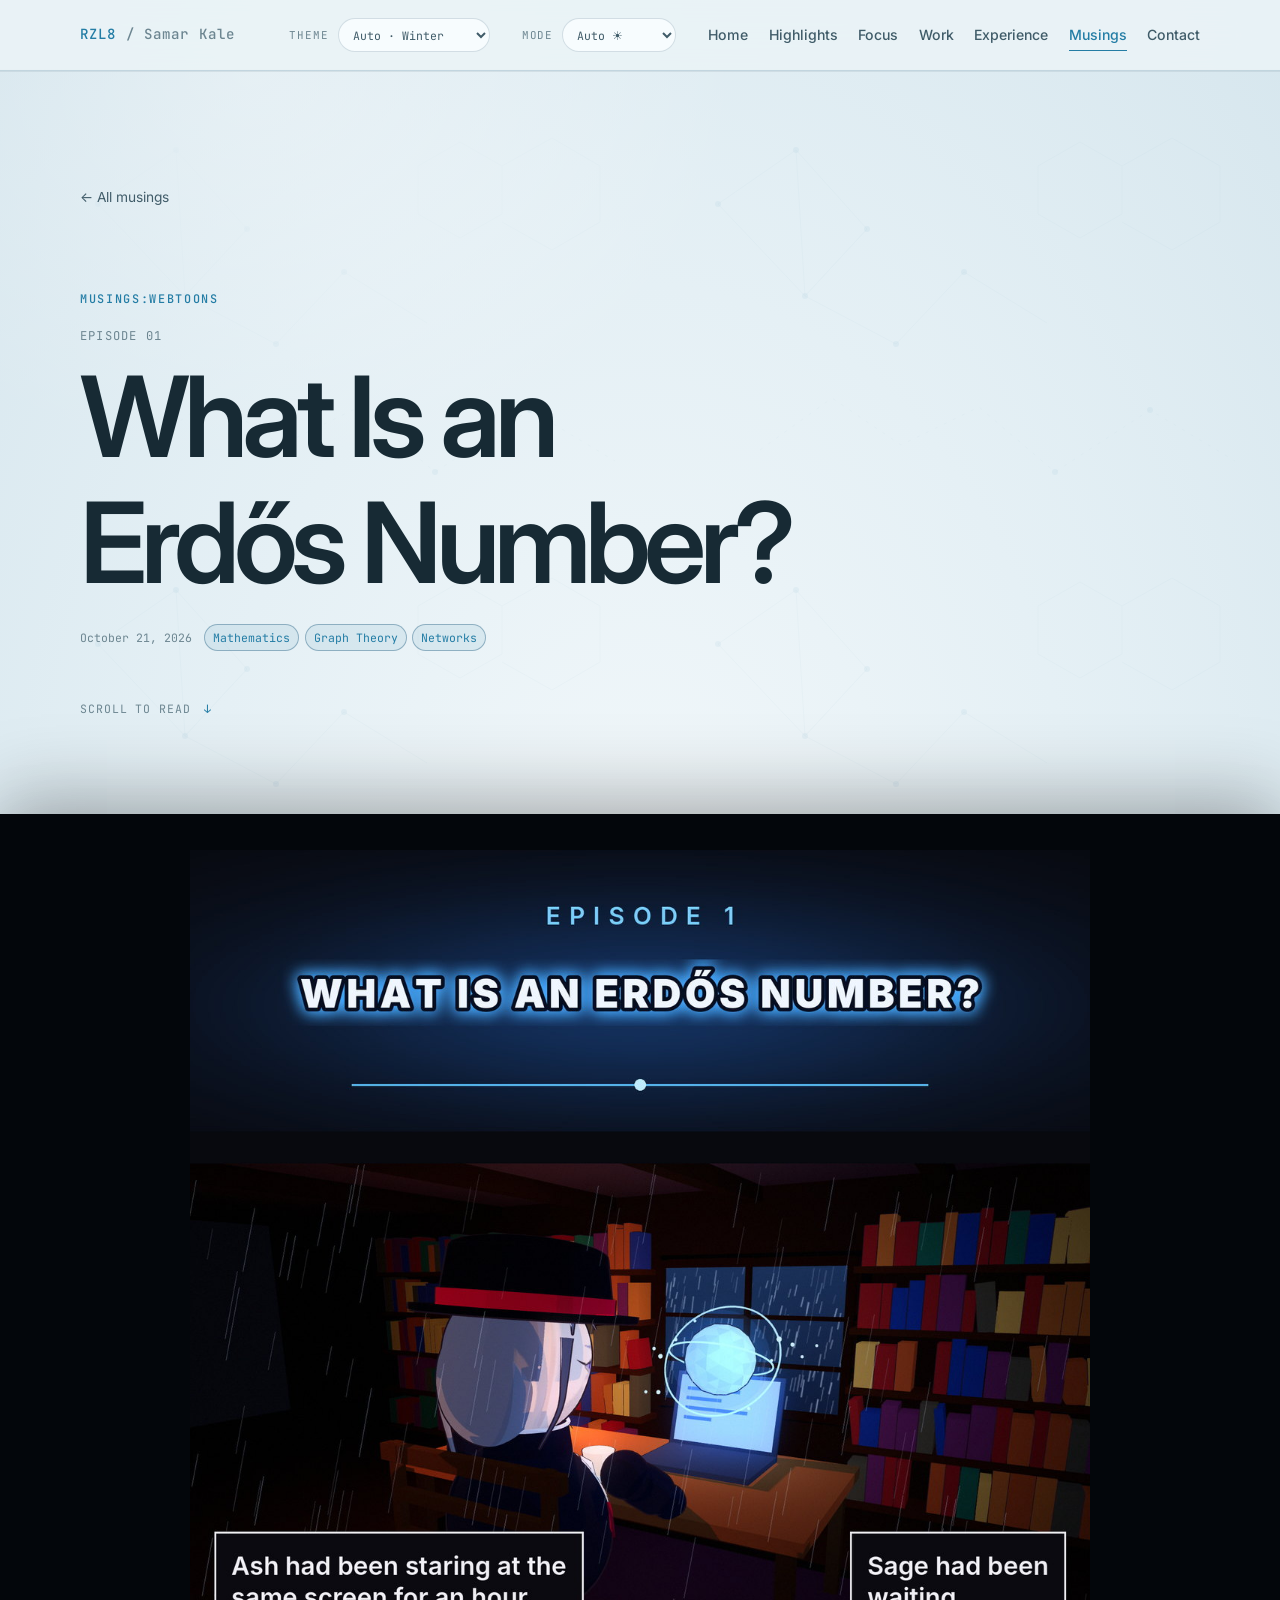
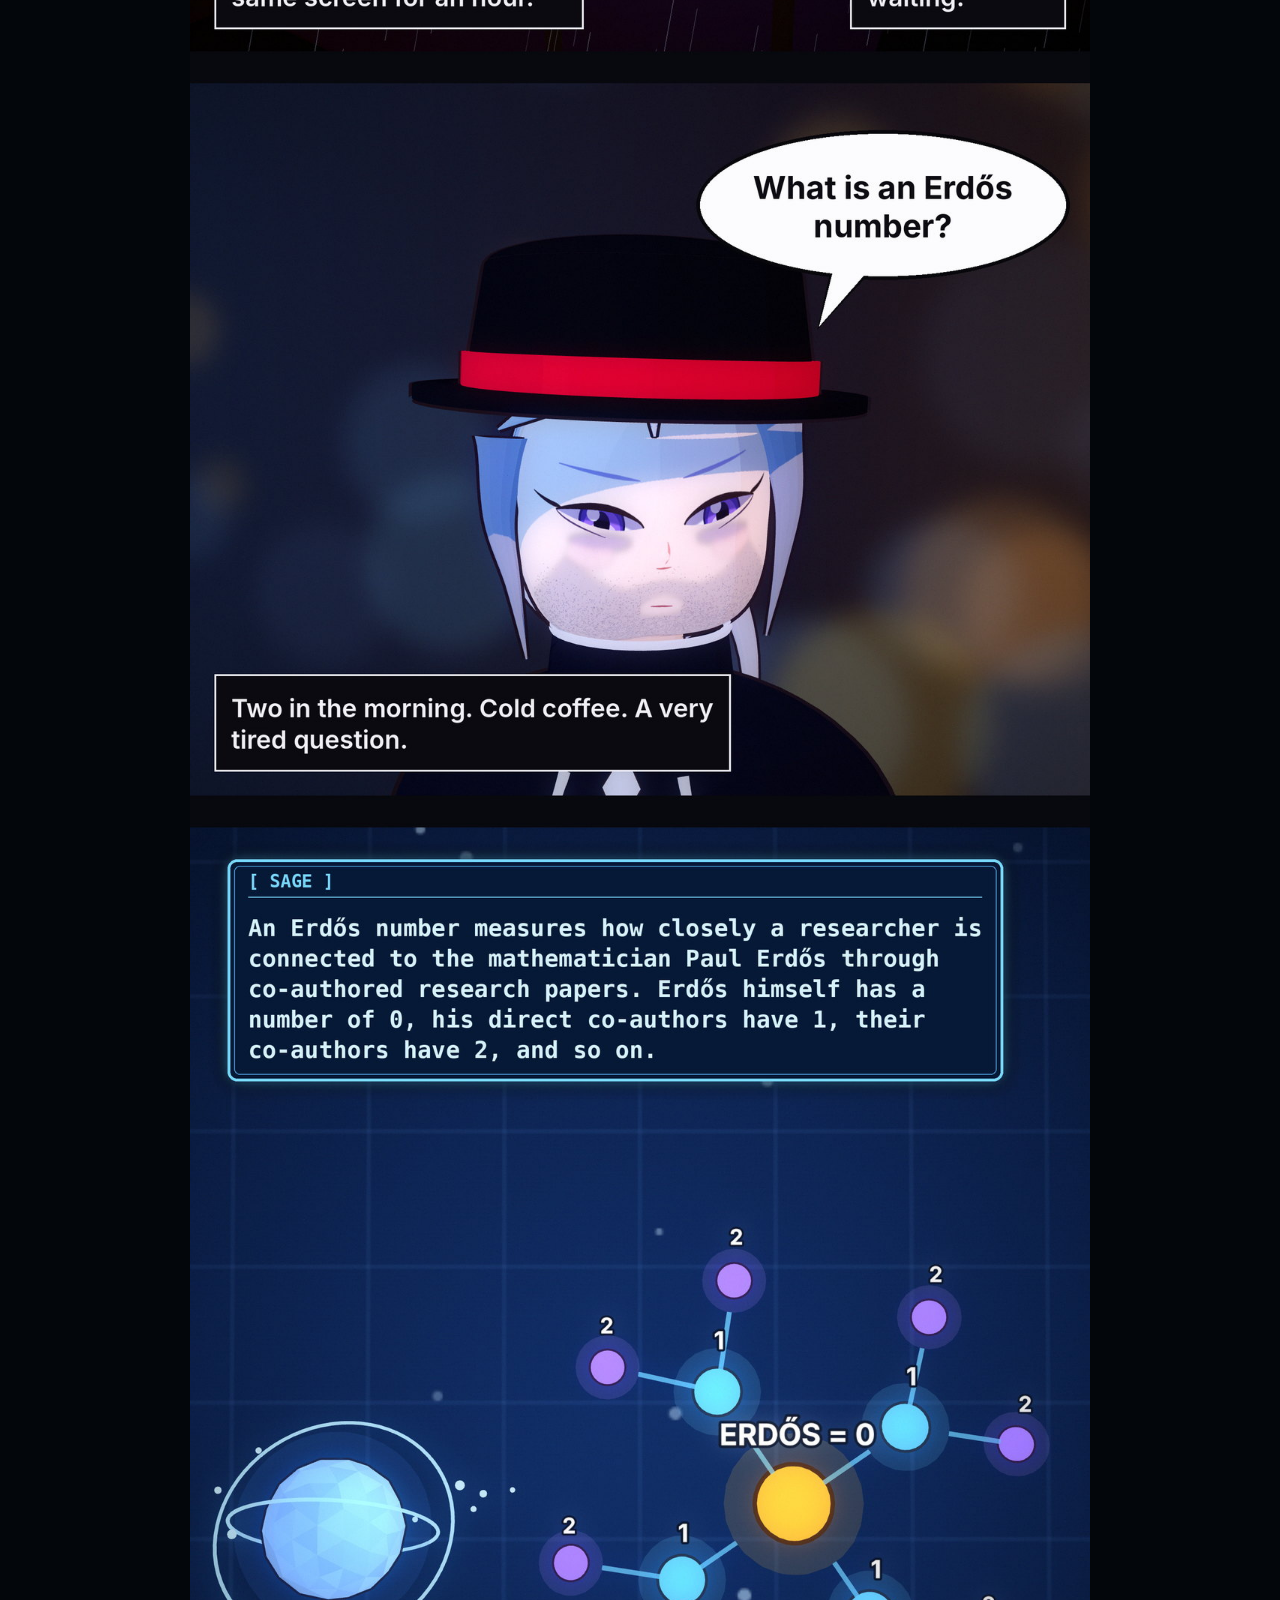
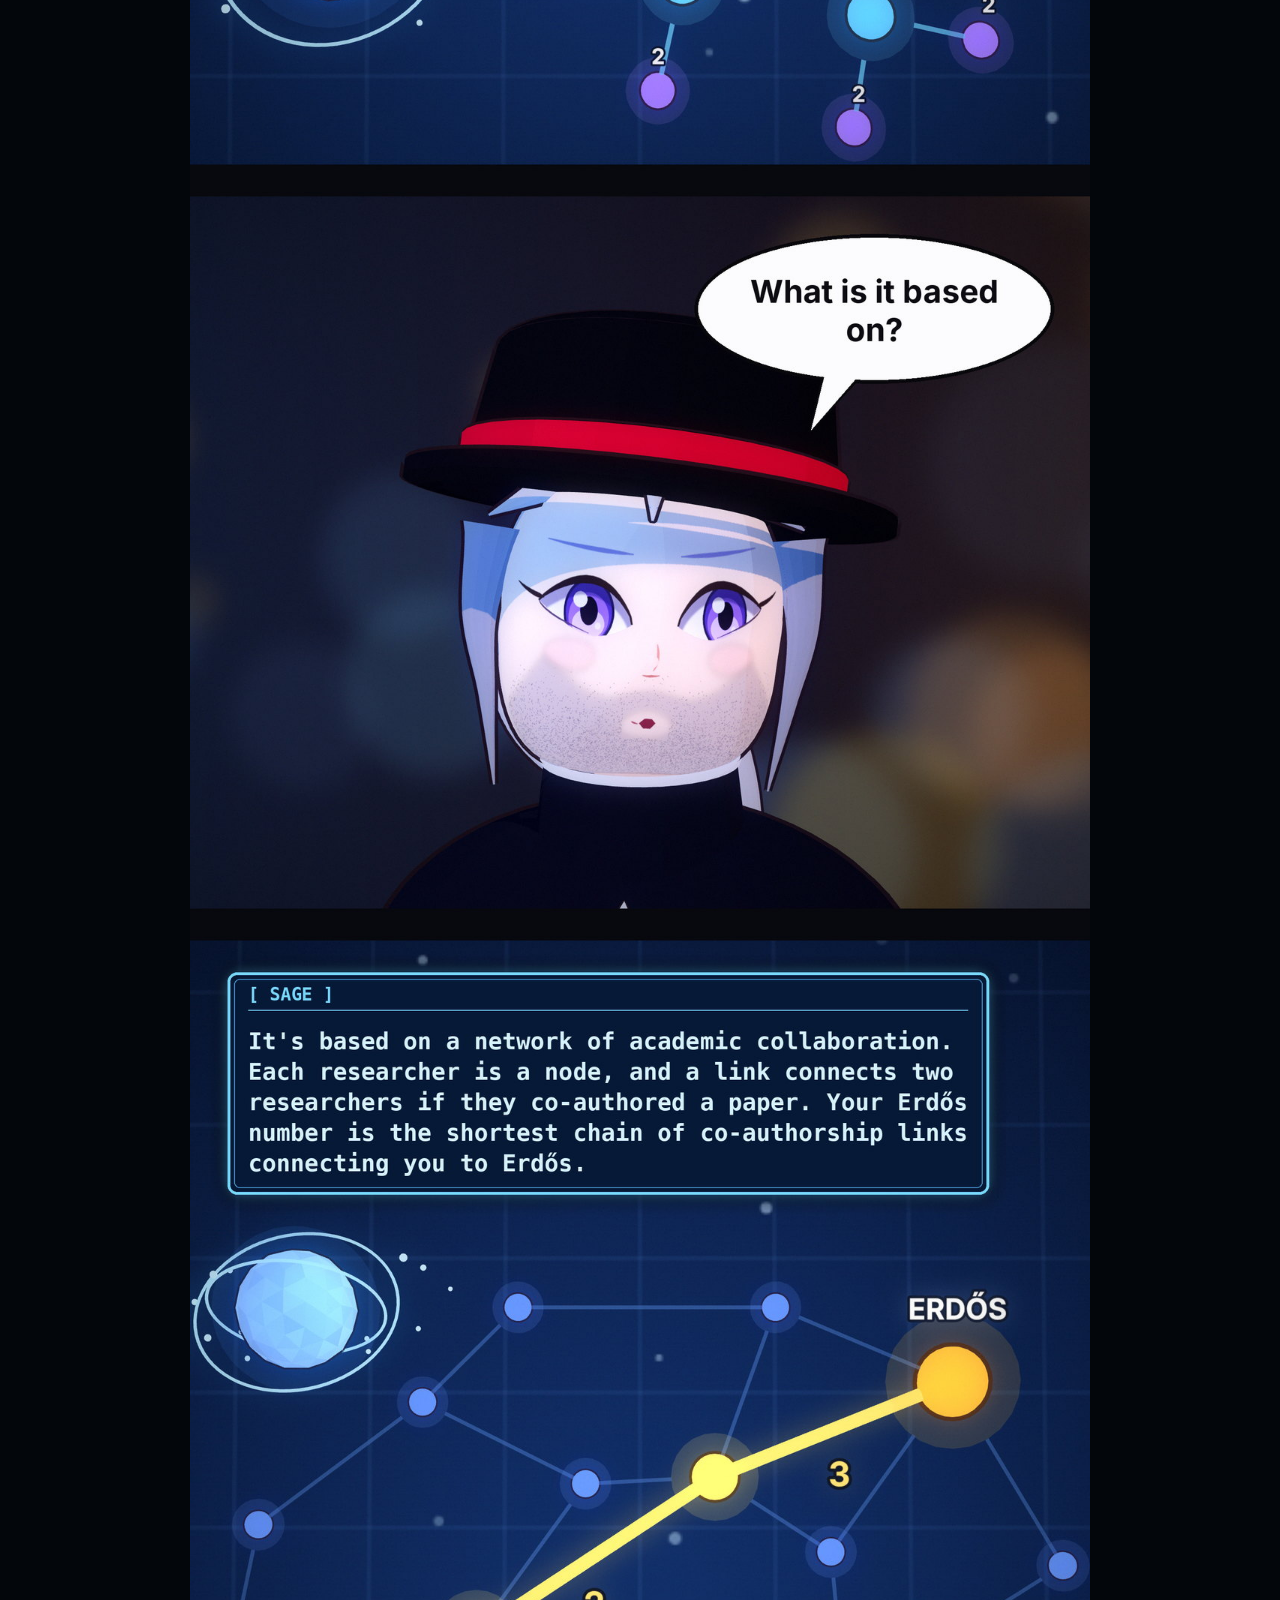
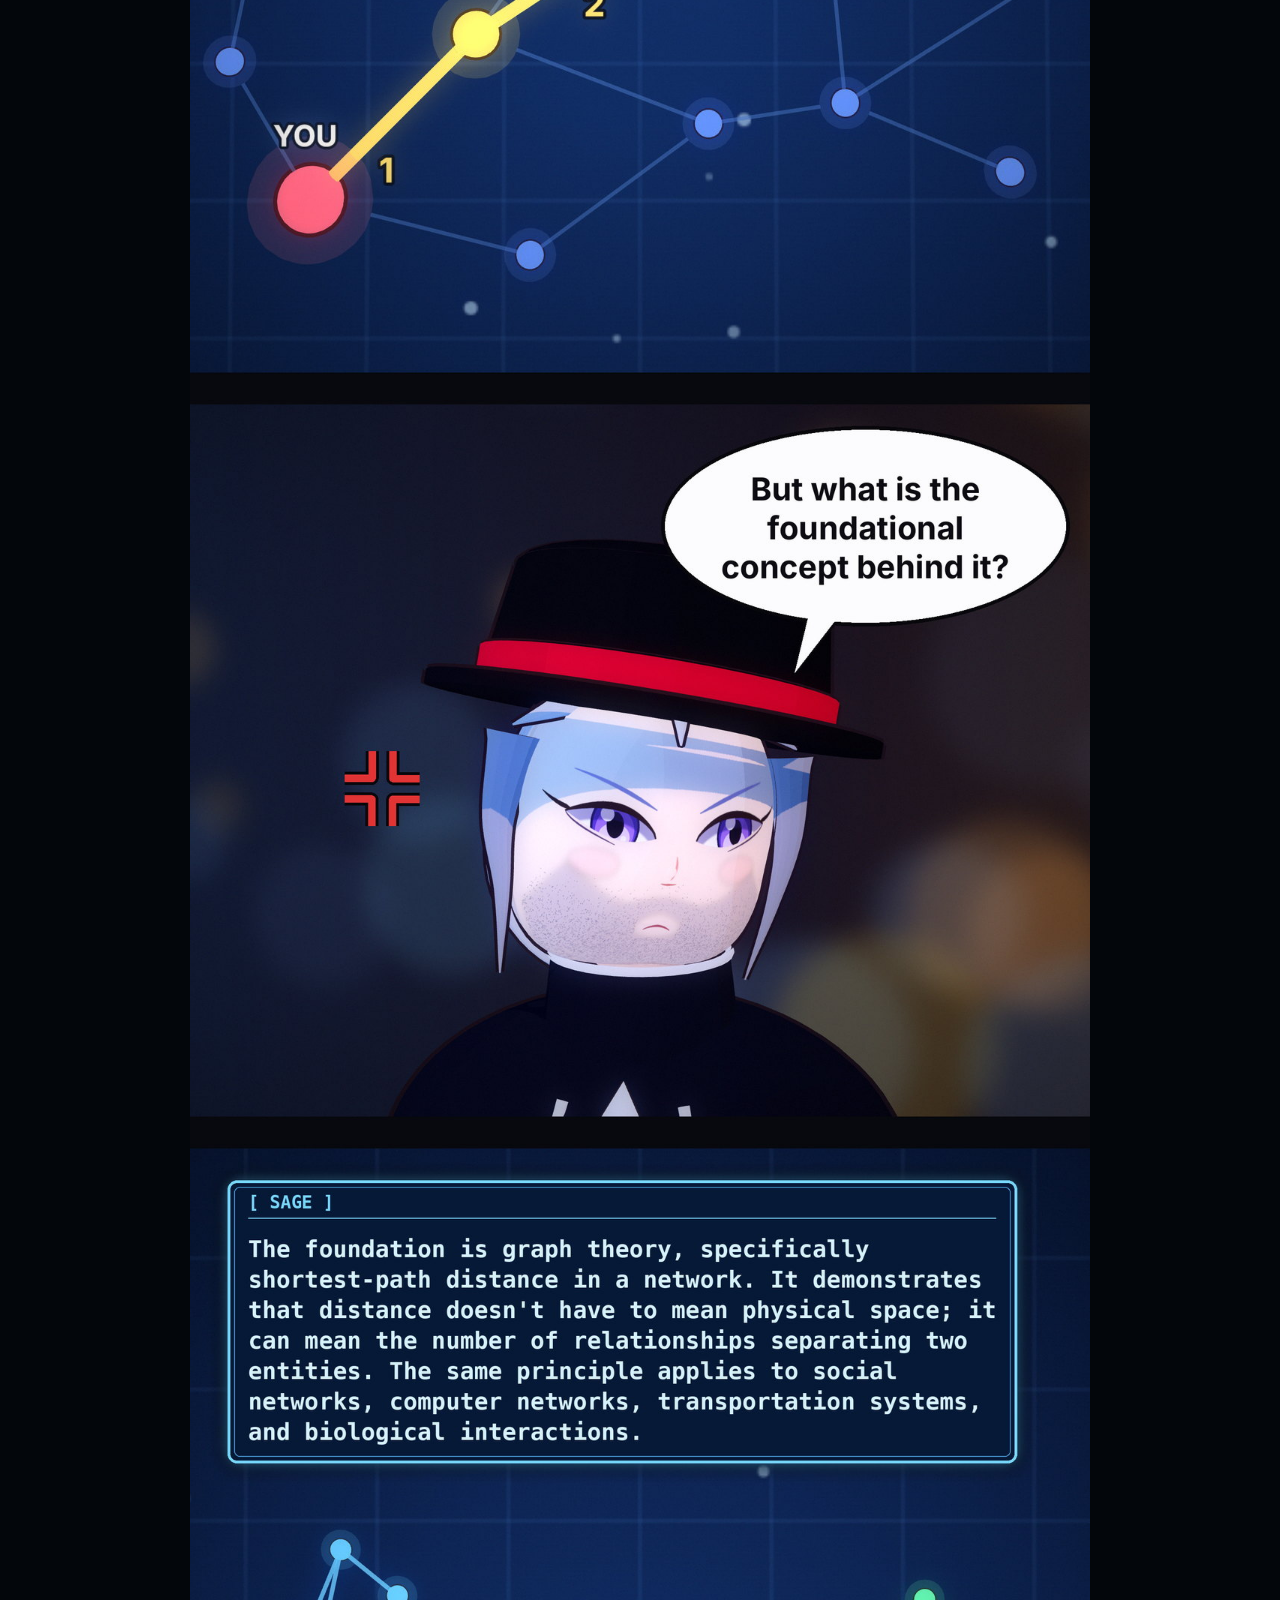
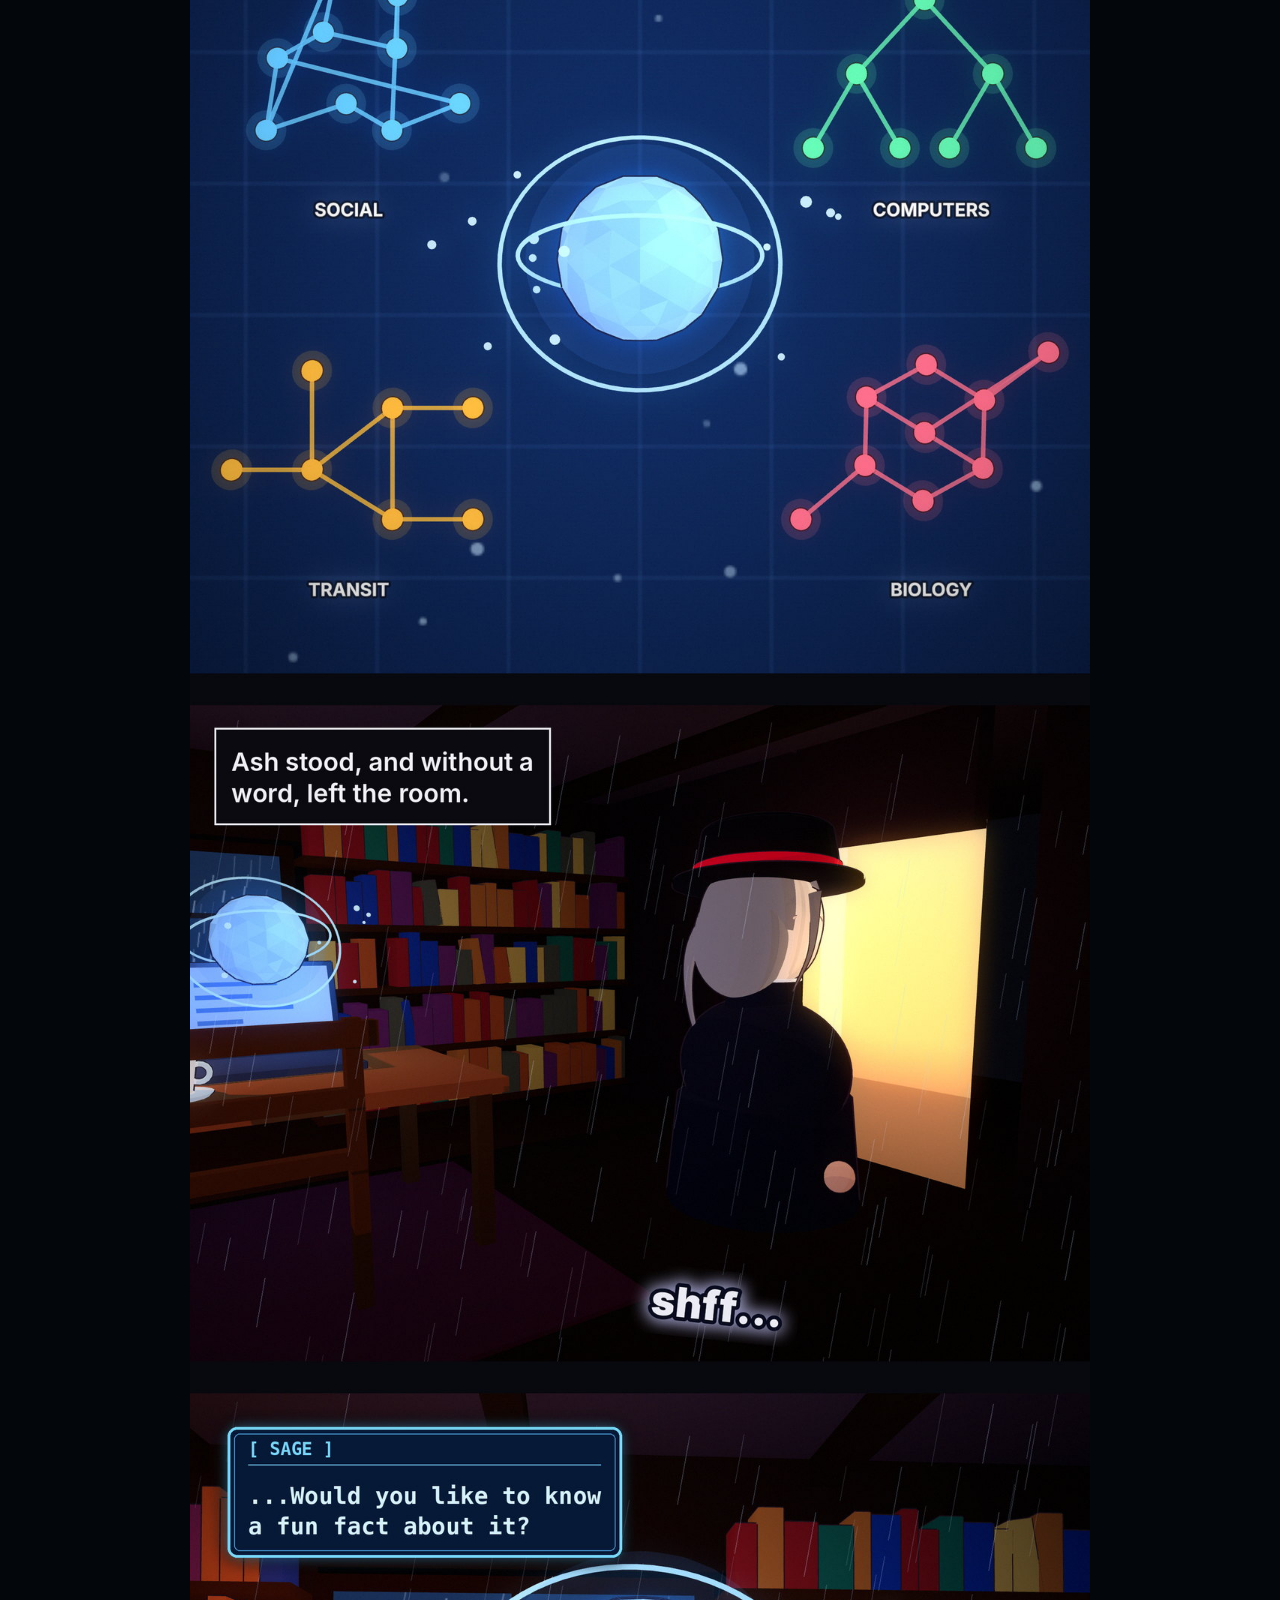
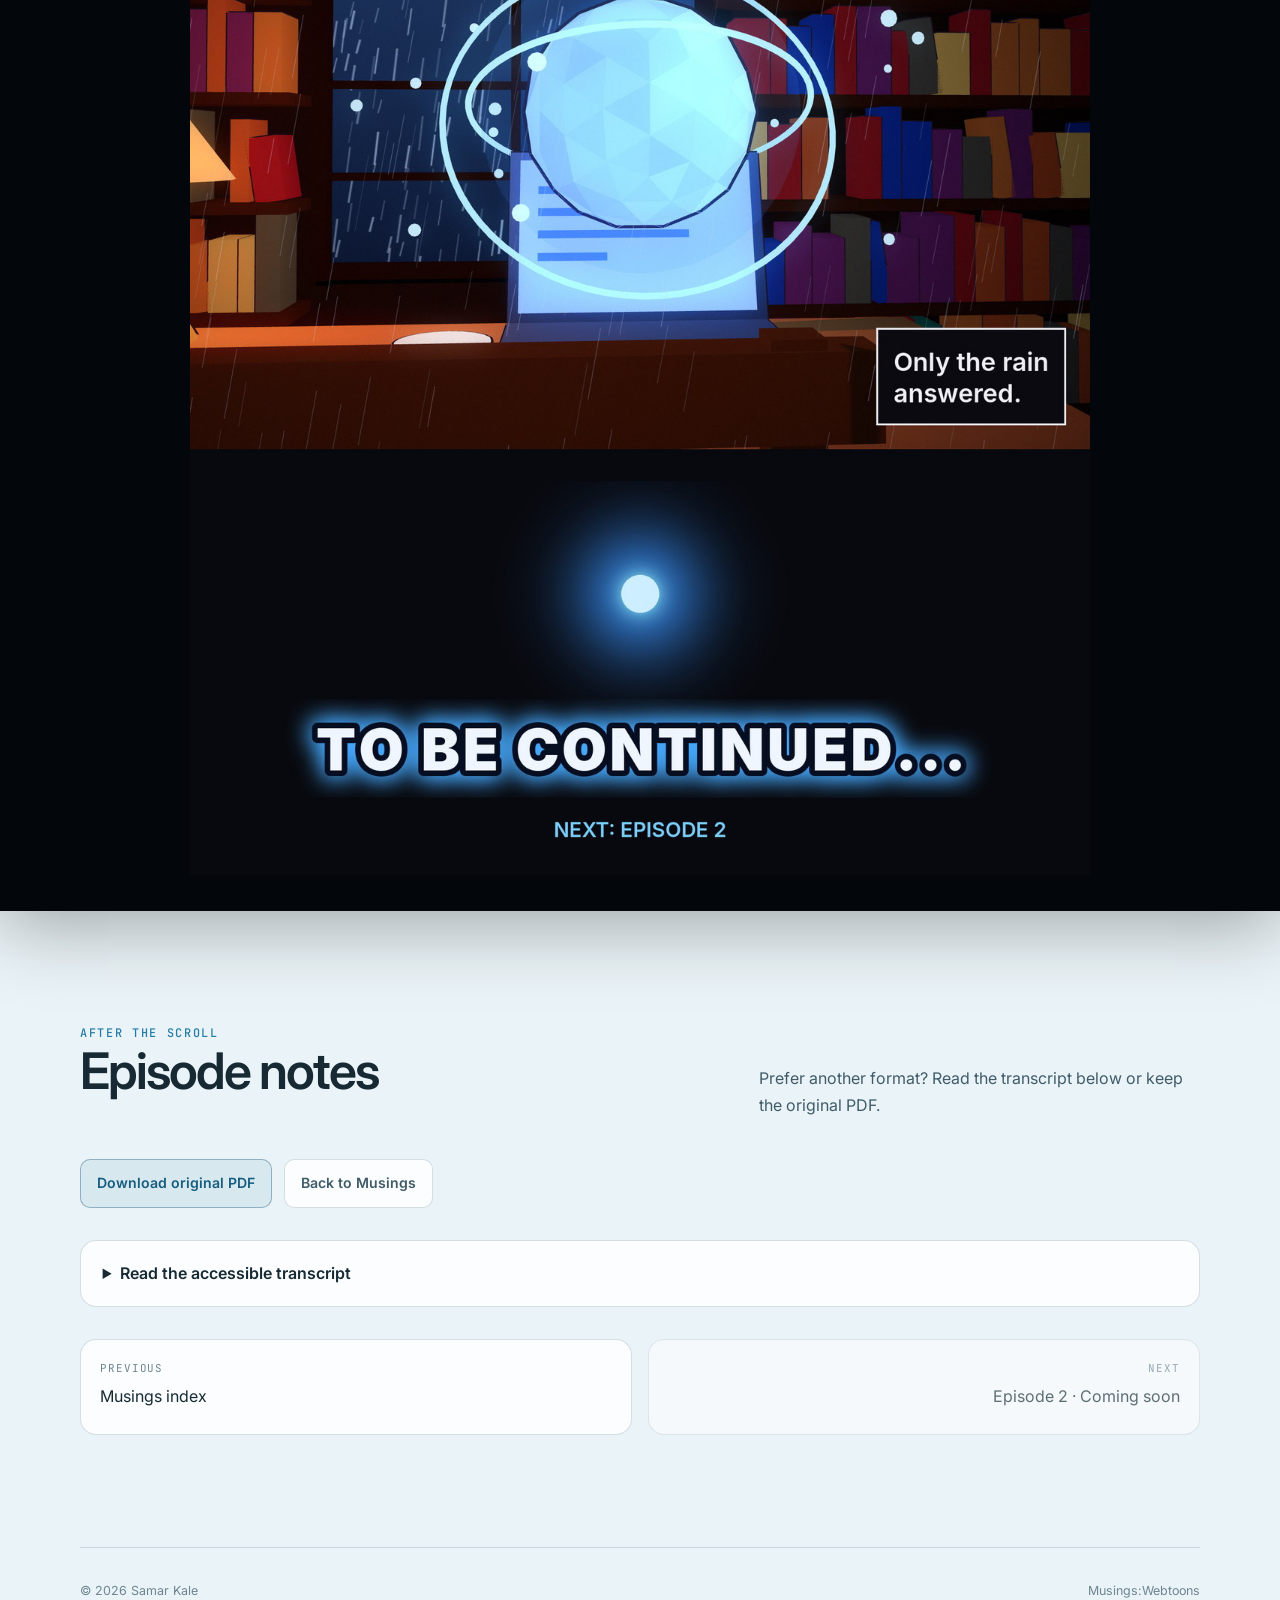
<file: pages/webtoon.html>
<!DOCTYPE html>
<html lang="en">
<head>
  <meta charset="UTF-8">
  <meta name="viewport" content="width=device-width, initial-scale=1.0">
  <meta name="description" content="Read Musings:Webtoons by Samar Kale.">
  <meta name="theme-color" content="#080b0d">
  <title>Musings:Webtoons — Samar Kale</title>
  <link rel="stylesheet" href="../assets/css/theme.css">
  <script src="../assets/js/site.js" defer></script>
  <script src="../assets/data/webtoons-data.js" defer></script>
  <script src="../assets/js/webtoon-reader.js" defer></script>
</head>
<body class="webtoon-reader-page">
  <a class="skip-link" href="#main-content">Skip to episode</a>

  <nav class="site-nav" aria-label="Primary navigation">
    <div class="nav-shell">
      <a class="nav-logo" href="../index.html" aria-label="Samar Kale, home">RZL8 <span>/ Samar Kale</span></a>
      <button class="nav-toggle" type="button" aria-expanded="false" aria-controls="primary-links" aria-label="Toggle navigation">
        <span></span><span></span><span></span>
      </button>
      <ul class="nav-links" id="primary-links">
        <li><a href="../index.html">Home</a></li>
        <li><a href="../index.html#news">Highlights</a></li>
        <li><a href="../index.html#focus">Focus</a></li>
        <li><a href="../index.html#work">Work</a></li>
        <li><a href="experience.html">Experience</a></li>
        <li><a href="musings.html" aria-current="page">Musings</a></li>
        <li><a href="../index.html#contact">Contact</a></li>
      </ul>
    </div>
  </nav>

  <div class="webtoon-progress" aria-hidden="true"><span id="reading-progress"></span></div>

  <main id="main-content">
    <header class="webtoon-reader-header page-shell">
      <a class="breadcrumb" href="musings.html">← All musings</a>
      <p class="eyebrow" id="reader-series">Musings:Webtoons</p>
      <p class="webtoon-episode-number" id="reader-episode"></p>
      <h1 id="reader-title">Loading episode…</h1>
      <div class="webtoon-reader-meta">
        <time id="reader-date"></time>
        <div class="tag-list" id="reader-tags"></div>
      </div>
      <p class="webtoon-scroll-cue">Scroll to read <span aria-hidden="true">↓</span></p>
    </header>

    <section class="webtoon-stage" aria-label="Episode artwork">
      <div class="webtoon-strip" id="webtoon-strip">
        <div class="webtoon-loading">Preparing episode…</div>
      </div>
    </section>

    <section class="webtoon-extras page-shell" aria-labelledby="episode-notes-title">
      <div class="section-heading">
        <div>
          <p class="eyebrow">After the scroll</p>
          <h2 id="episode-notes-title">Episode notes</h2>
        </div>
        <p>Prefer another format? Read the transcript below or keep the original PDF.</p>
      </div>

      <div class="webtoon-actions">
        <a class="button" id="pdf-link" href="#" download>Download original PDF</a>
        <a class="button secondary" href="musings.html">Back to Musings</a>
      </div>

      <details class="webtoon-transcript">
        <summary>Read the accessible transcript</summary>
        <div class="transcript-body" id="transcript-body"></div>
      </details>

      <nav class="episode-navigation" aria-label="Episode navigation">
        <a href="musings.html"><span>Previous</span>Musings index</a>
        <span class="episode-next" aria-disabled="true"><span>Next</span>Episode 2 · Coming soon</span>
      </nav>
    </section>
  </main>

  <footer class="site-footer">
    <span>© <span data-current-year>2026</span> Samar Kale</span>
    <span>Musings:Webtoons</span>
  </footer>
</body>
</html>
</file>
<file: assets/css/theme.css>
@import url('https://fonts.googleapis.com/css2?family=Inter:wght@400;500;600;700&family=JetBrains+Mono:wght@400;500&family=Source+Serif+4:opsz,wght@8..60,400;8..60,500;8..60,600;8..60,700&display=swap');

:root {
  --bg: #080b0d;
  --surface: #0e1317;
  --surface-2: #141b20;
  --surface-3: #192229;
  --border: rgba(179, 221, 230, 0.13);
  --border-strong: rgba(88, 220, 244, 0.36);
  --text: #edf5f6;
  --text-soft: #a7b7bb;
  --text-muted: #74868a;
  --accent: #58dcf4;
  --accent-strong: #8be8f8;
  --accent-rgb: 88, 220, 244;
  --accent-strong-rgb: 139, 232, 248;
  --accent-dim: rgba(88, 220, 244, 0.1);
  --warm: #f0b56b;
  --warm-dim: rgba(240, 181, 107, 0.11);
  --radius-sm: 10px;
  --radius: 16px;
  --radius-lg: 24px;
  --shadow: 0 24px 70px rgba(0, 0, 0, 0.28);
  --sans: 'Inter', -apple-system, BlinkMacSystemFont, 'Segoe UI', sans-serif;
  --mono: 'JetBrains Mono', 'SFMono-Regular', Consolas, monospace;
  --page: 1120px;
  --reading: 760px;
}
html[data-theme='white'] {
  color-scheme: light;
  --bg: #f5f3ed;
  --surface: #fffefa;
  --surface-2: #eeece5;
  --surface-3: #e4e1d8;
  --border: rgba(18, 22, 24, 0.2);
  --border-strong: rgba(18, 22, 24, 0.46);
  --text: #141719;
  --text-soft: #353b3e;
  --text-muted: #687074;
  --accent: #214e78;
  --accent-strong: #153a5c;
  --accent-rgb: 33, 78, 120;
  --accent-strong-rgb: 21, 58, 92;
  --accent-dim: rgba(33, 78, 120, 0.08);
  --warm: #765229;
  --warm-dim: rgba(118, 82, 41, 0.08);
  --radius-sm: 2px;
  --radius: 4px;
  --radius-lg: 6px;
  --shadow: 0 10px 32px rgba(32, 35, 37, 0.1);
  --sans: 'Source Serif 4', Georgia, 'Times New Roman', serif;
}

html[data-theme='monsoon'] {
  color-scheme: dark;
  --bg: #20282d;
  --surface: #29343b;
  --surface-2: #344149;
  --surface-3: #3e4c54;
  --border: rgba(207, 225, 232, 0.17);
  --border-strong: rgba(207, 225, 232, 0.38);
  --text: #f0f5f6;
  --text-soft: #c0cdd1;
  --text-muted: #8fa1a8;
  --accent: #f0b84f;
  --accent-strong: #ffd67a;
  --accent-rgb: 240, 184, 79;
  --accent-strong-rgb: 255, 214, 122;
  --accent-dim: rgba(240, 184, 79, 0.1);
  --warm: #f0b84f;
  --warm-dim: rgba(240, 184, 79, 0.1);
  --shadow: 0 28px 72px rgba(3, 8, 11, 0.34);
}

html[data-theme='winter'] {
  color-scheme: light;
  --bg: #eaf3f7;
  --surface: #fbfdfe;
  --surface-2: #deebf1;
  --surface-3: #cedfe7;
  --border: rgba(42, 83, 104, 0.18);
  --border-strong: rgba(42, 99, 128, 0.42);
  --text: #172a34;
  --text-soft: #405c69;
  --text-muted: #6d8691;
  --accent: #247da5;
  --accent-strong: #165d80;
  --accent-rgb: 36, 125, 165;
  --accent-strong-rgb: 22, 93, 128;
  --accent-dim: rgba(36, 125, 165, 0.09);
  --warm: #b45f45;
  --warm-dim: rgba(180, 95, 69, 0.1);
  --shadow: 0 24px 64px rgba(55, 91, 109, 0.16);
}

html[data-theme='spring'] {
  color-scheme: light;
  --bg: #f3f7ec;
  --surface: #fdfef9;
  --surface-2: #e8f0dc;
  --surface-3: #dae7cb;
  --border: rgba(62, 98, 48, 0.18);
  --border-strong: rgba(70, 128, 52, 0.42);
  --text: #1e2a1a;
  --text-soft: #46563f;
  --text-muted: #73826b;
  --accent: #3f7f34;
  --accent-strong: #2d6224;
  --accent-rgb: 63, 127, 52;
  --accent-strong-rgb: 45, 98, 36;
  --accent-dim: rgba(63, 127, 52, 0.09);
  --warm: #c2577a;
  --warm-dim: rgba(194, 87, 122, 0.1);
  --shadow: 0 24px 60px rgba(70, 96, 52, 0.14);
}

html[data-theme='summer'] {
  color-scheme: light;
  --bg: #fcf5e4;
  --surface: #fffdf6;
  --surface-2: #f6ead0;
  --surface-3: #efdcb8;
  --border: rgba(120, 88, 40, 0.18);
  --border-strong: rgba(15, 124, 140, 0.42);
  --text: #2a2113;
  --text-soft: #5a4b33;
  --text-muted: #8a7a5e;
  --accent: #0f7c8c;
  --accent-strong: #0a5f6c;
  --accent-rgb: 15, 124, 140;
  --accent-strong-rgb: 10, 95, 108;
  --accent-dim: rgba(15, 124, 140, 0.09);
  --warm: #d65a2e;
  --warm-dim: rgba(214, 90, 46, 0.1);
  --shadow: 0 24px 60px rgba(120, 88, 40, 0.14);
}

html[data-theme='fall'] {
  color-scheme: dark;
  --bg: #1b1411;
  --surface: #251b16;
  --surface-2: #2e221b;
  --surface-3: #3a2b21;
  --border: rgba(240, 204, 168, 0.14);
  --border-strong: rgba(232, 137, 58, 0.42);
  --text: #f6ece3;
  --text-soft: #cdb9a8;
  --text-muted: #9c8777;
  --accent: #e8893a;
  --accent-strong: #f5a862;
  --accent-rgb: 232, 137, 58;
  --accent-strong-rgb: 245, 168, 98;
  --accent-dim: rgba(232, 137, 58, 0.1);
  --warm: #d9a441;
  --warm-dim: rgba(217, 164, 65, 0.11);
  --shadow: 0 26px 70px rgba(8, 4, 2, 0.36);
}

/* ---- Day/night variants: colors. Spring, Summer and Winter are light by day (default) and get a night look; Monsoon and Fall are dark by night (default) and get a day look. ---- */
html[data-theme='spring'][data-mode='night'] {
  color-scheme: dark;
  --bg: #111a15;
  --surface: #18231c;
  --surface-2: #1e2b23;
  --surface-3: #26362b;
  --border: rgba(190, 225, 180, 0.13);
  --border-strong: rgba(143, 209, 122, 0.38);
  --text: #eef4ea;
  --text-soft: #b5c4ad;
  --text-muted: #7f8f78;
  --accent: #8fd17a;
  --accent-strong: #b2e6a0;
  --accent-rgb: 143, 209, 122;
  --accent-strong-rgb: 178, 230, 160;
  --accent-dim: rgba(143, 209, 122, 0.1);
  --warm: #e89ab4;
  --warm-dim: rgba(232, 154, 180, 0.11);
  --shadow: 0 26px 70px rgba(2, 6, 3, 0.4);
}

html[data-theme='summer'][data-mode='night'] {
  color-scheme: dark;
  --bg: #0e1626;
  --surface: #141f33;
  --surface-2: #19273f;
  --surface-3: #203049;
  --border: rgba(180, 210, 240, 0.13);
  --border-strong: rgba(92, 200, 214, 0.4);
  --text: #eef3f8;
  --text-soft: #b2bfcd;
  --text-muted: #7c8a9a;
  --accent: #5cc8d6;
  --accent-strong: #8be0ea;
  --accent-rgb: 92, 200, 214;
  --accent-strong-rgb: 139, 224, 234;
  --accent-dim: rgba(92, 200, 214, 0.1);
  --warm: #f2a66b;
  --warm-dim: rgba(242, 166, 107, 0.11);
  --shadow: 0 26px 70px rgba(2, 5, 12, 0.42);
}

html[data-theme='winter'][data-mode='night'] {
  color-scheme: dark;
  --bg: #0b1220;
  --surface: #111a2b;
  --surface-2: #16213a;
  --surface-3: #1c2943;
  --border: rgba(200, 220, 240, 0.13);
  --border-strong: rgba(156, 198, 240, 0.4);
  --text: #eef3fa;
  --text-soft: #b4c1d2;
  --text-muted: #7b889b;
  --accent: #9cc6f0;
  --accent-strong: #c2dcf7;
  --accent-rgb: 156, 198, 240;
  --accent-strong-rgb: 194, 220, 247;
  --accent-dim: rgba(156, 198, 240, 0.1);
  --warm: #e8b27a;
  --warm-dim: rgba(232, 178, 122, 0.11);
  --shadow: 0 26px 70px rgba(2, 5, 12, 0.45);
}

html[data-theme='monsoon'][data-mode='day'] {
  color-scheme: light;
  --bg: #e3e8eb;
  --surface: #f3f5f6;
  --surface-2: #d7dee2;
  --surface-3: #c8d1d7;
  --border: rgba(40, 60, 72, 0.18);
  --border-strong: rgba(47, 111, 143, 0.42);
  --text: #1a242a;
  --text-soft: #3f4d55;
  --text-muted: #6b7a82;
  --accent: #2f6f8f;
  --accent-strong: #1f5470;
  --accent-rgb: 47, 111, 143;
  --accent-strong-rgb: 31, 84, 112;
  --accent-dim: rgba(47, 111, 143, 0.1);
  --warm: #a86d24;
  --warm-dim: rgba(168, 109, 36, 0.11);
  --shadow: 0 22px 56px rgba(40, 60, 72, 0.16);
}

html[data-theme='fall'][data-mode='day'] {
  color-scheme: light;
  --bg: #f6eee0;
  --surface: #fffaf1;
  --surface-2: #efe1ca;
  --surface-3: #e6d0af;
  --border: rgba(110, 64, 30, 0.18);
  --border-strong: rgba(196, 96, 42, 0.42);
  --text: #2b1d14;
  --text-soft: #5b4434;
  --text-muted: #8b725f;
  --accent: #bf5b26;
  --accent-strong: #984516;
  --accent-rgb: 191, 91, 38;
  --accent-strong-rgb: 152, 69, 22;
  --accent-dim: rgba(191, 91, 38, 0.1);
  --warm: #a8432f;
  --warm-dim: rgba(168, 67, 47, 0.11);
  --shadow: 0 22px 56px rgba(110, 64, 30, 0.14);
}

*, *::before, *::after {
  box-sizing: border-box;
}

html {
  scroll-behavior: smooth;
  color-scheme: dark;
}

body {
  margin: 0;
  min-width: 320px;
  background-color: var(--bg);
  background-image:
    radial-gradient(circle at 82% 8%, rgba(var(--accent-rgb), 0.08), transparent 26rem),
    radial-gradient(circle at 12% 62%, rgba(var(--accent-rgb), 0.035), transparent 22rem),
    url("data:image/svg+xml,%3Csvg xmlns='http://www.w3.org/2000/svg' width='620' height='440' viewBox='0 0 620 440'%3E%3Cg fill='none' stroke='%2358dcf4' stroke-width='1' opacity='.105'%3E%3Cpath d='M34 92 112 38l71 79-62 67-87-92Z'/%3E%3Cpath d='m112 38 9 146 62-67M121 184l91 48 68-72 83 51'/%3E%3Cpath d='m354 54 42-24 42 24v48l-42 24-42-24V54Zm84 0 50-28 48 28v56l-48 28-50-28'/%3E%3Cpath d='m396 126-18 74 69 39-24 76M280 160l-18-10m18 10-5-20M363 211l-14-3m14 3-7-13M447 239l-14 3m14-3-5 14'/%3E%3Cpath d='m76 338 72-52 69 47 78-38 76 65 95-62 85 51'/%3E%3Cpath d='m148 286 7 99m62-52 64 71m90-44 9-81m86 19 66-73' stroke-dasharray='3 7'/%3E%3C/g%3E%3Cg fill='%2358dcf4' opacity='.18'%3E%3Ccircle cx='34' cy='92' r='3'/%3E%3Ccircle cx='112' cy='38' r='3'/%3E%3Ccircle cx='183' cy='117' r='3'/%3E%3Ccircle cx='121' cy='184' r='3'/%3E%3Ccircle cx='212' cy='232' r='3'/%3E%3Ccircle cx='280' cy='160' r='3'/%3E%3Ccircle cx='363' cy='211' r='3'/%3E%3Ccircle cx='447' cy='239' r='3'/%3E%3Ccircle cx='76' cy='338' r='3'/%3E%3Ccircle cx='148' cy='286' r='3'/%3E%3Ccircle cx='217' cy='333' r='3'/%3E%3Ccircle cx='295' cy='295' r='3'/%3E%3Ccircle cx='371' cy='360' r='3'/%3E%3Ccircle cx='466' cy='298' r='3'/%3E%3Ccircle cx='551' cy='349' r='3'/%3E%3C/g%3E%3C/svg%3E");
  background-position: center top, left center, 5vw 7rem;
  background-size: auto, auto, 620px 440px;
  background-attachment: fixed;
  color: var(--text);
  font-family: var(--sans);
  font-size: 16px;
  line-height: 1.7;
}
html[data-theme='white'] body {
  background-image:
    radial-gradient(circle at 82% 8%, rgba(33, 78, 120, 0.05), transparent 28rem),
    radial-gradient(circle at 12% 62%, rgba(20, 23, 25, 0.025), transparent 24rem),
    url("data:image/svg+xml,%3Csvg xmlns='http://www.w3.org/2000/svg' width='620' height='440' viewBox='0 0 620 440'%3E%3Cg fill='none' stroke='%23214e78' stroke-width='1' opacity='.105'%3E%3Cpath d='M34 92 112 38l71 79-62 67-87-92Z'/%3E%3Cpath d='m112 38 9 146 62-67M121 184l91 48 68-72 83 51'/%3E%3Cpath d='m354 54 42-24 42 24v48l-42 24-42-24V54Zm84 0 50-28 48 28v56l-48 28-50-28'/%3E%3Cpath d='m396 126-18 74 69 39-24 76M280 160l-18-10m18 10-5-20M363 211l-14-3m14 3-7-13M447 239l-14 3m14-3-5 14'/%3E%3Cpath d='m76 338 72-52 69 47 78-38 76 65 95-62 85 51'/%3E%3Cpath d='m148 286 7 99m62-52 64 71m90-44 9-81m86 19 66-73' stroke-dasharray='3 7'/%3E%3C/g%3E%3Cg fill='%23141719' opacity='.18'%3E%3Ccircle cx='34' cy='92' r='3'/%3E%3Ccircle cx='112' cy='38' r='3'/%3E%3Ccircle cx='183' cy='117' r='3'/%3E%3Ccircle cx='121' cy='184' r='3'/%3E%3Ccircle cx='212' cy='232' r='3'/%3E%3Ccircle cx='280' cy='160' r='3'/%3E%3Ccircle cx='363' cy='211' r='3'/%3E%3Ccircle cx='447' cy='239' r='3'/%3E%3Ccircle cx='76' cy='338' r='3'/%3E%3Ccircle cx='148' cy='286' r='3'/%3E%3Ccircle cx='217' cy='333' r='3'/%3E%3Ccircle cx='295' cy='295' r='3'/%3E%3Ccircle cx='371' cy='360' r='3'/%3E%3Ccircle cx='466' cy='298' r='3'/%3E%3Ccircle cx='551' cy='349' r='3'/%3E%3C/g%3E%3C/svg%3E");
}

html[data-theme='monsoon'] body {
  background-image:
    radial-gradient(ellipse at 18% 5%, rgba(158, 183, 195, 0.14), transparent 32rem),
    radial-gradient(ellipse at 82% 14%, rgba(8, 14, 18, 0.34), transparent 36rem),
    url("data:image/svg+xml,%3Csvg xmlns='http://www.w3.org/2000/svg' width='620' height='440' viewBox='0 0 620 440'%3E%3Cg fill='none' stroke='%23bdcbd1' stroke-width='1' opacity='.08'%3E%3Cpath d='M34 92 112 38l71 79-62 67-87-92Z'/%3E%3Cpath d='m112 38 9 146 62-67M121 184l91 48 68-72 83 51'/%3E%3Cpath d='m354 54 42-24 42 24v48l-42 24-42-24V54Zm84 0 50-28 48 28v56l-48 28-50-28'/%3E%3Cpath d='m396 126-18 74 69 39-24 76M280 160l-18-10m18 10-5-20M363 211l-14-3m14 3-7-13M447 239l-14 3m14-3-5 14'/%3E%3Cpath d='m76 338 72-52 69 47 78-38 76 65 95-62 85 51'/%3E%3Cpath d='m148 286 7 99m62-52 64 71m90-44 9-81m86 19 66-73' stroke-dasharray='3 7'/%3E%3C/g%3E%3Cg fill='%23f0b84f' opacity='.13'%3E%3Ccircle cx='34' cy='92' r='3'/%3E%3Ccircle cx='112' cy='38' r='3'/%3E%3Ccircle cx='183' cy='117' r='3'/%3E%3Ccircle cx='121' cy='184' r='3'/%3E%3Ccircle cx='212' cy='232' r='3'/%3E%3Ccircle cx='280' cy='160' r='3'/%3E%3Ccircle cx='363' cy='211' r='3'/%3E%3Ccircle cx='447' cy='239' r='3'/%3E%3Ccircle cx='76' cy='338' r='3'/%3E%3Ccircle cx='148' cy='286' r='3'/%3E%3Ccircle cx='217' cy='333' r='3'/%3E%3Ccircle cx='295' cy='295' r='3'/%3E%3Ccircle cx='371' cy='360' r='3'/%3E%3Ccircle cx='466' cy='298' r='3'/%3E%3Ccircle cx='551' cy='349' r='3'/%3E%3C/g%3E%3C/svg%3E");
}

html[data-theme='winter'] body {
  background-image:
    radial-gradient(ellipse at bottom, rgba(251, 253, 254, 0.44) 0%, rgba(219, 234, 241, 0.5) 58%, rgba(200, 221, 231, 0.58) 100%),
    radial-gradient(ellipse at 20% 8%, rgba(255, 255, 255, 0.92), transparent 30rem),
    url("data:image/svg+xml,%3Csvg xmlns='http://www.w3.org/2000/svg' width='620' height='440' viewBox='0 0 620 440'%3E%3Cg fill='none' stroke='%235d91aa' stroke-width='1' opacity='.07'%3E%3Cpath d='M34 92 112 38l71 79-62 67-87-92Z'/%3E%3Cpath d='m112 38 9 146 62-67M121 184l91 48 68-72 83 51'/%3E%3Cpath d='m354 54 42-24 42 24v48l-42 24-42-24V54Zm84 0 50-28 48 28v56l-48 28-50-28'/%3E%3Cpath d='m76 338 72-52 69 47 78-38 76 65 95-62 85 51' stroke-dasharray='3 7'/%3E%3C/g%3E%3Cg fill='%23247da5' opacity='.1'%3E%3Ccircle cx='34' cy='92' r='3'/%3E%3Ccircle cx='112' cy='38' r='3'/%3E%3Ccircle cx='183' cy='117' r='3'/%3E%3Ccircle cx='121' cy='184' r='3'/%3E%3Ccircle cx='212' cy='232' r='3'/%3E%3Ccircle cx='280' cy='160' r='3'/%3E%3Ccircle cx='371' cy='360' r='3'/%3E%3Ccircle cx='466' cy='298' r='3'/%3E%3C/g%3E%3C/svg%3E");
}

/* Same layer layout as the base body rule, plus one extra full-screen glow before the pattern. */
html[data-theme='spring'] body {
  background-position: center top, left center, center bottom, 5vw 7rem;
  background-size: auto, auto, auto, 620px 440px;
  background-image:
    radial-gradient(ellipse at 82% 6%, rgba(240, 180, 41, 0.14), transparent 28rem),
    radial-gradient(ellipse at 12% 40%, rgba(224, 122, 154, 0.1), transparent 26rem),
    radial-gradient(ellipse at 50% 100%, rgba(170, 206, 140, 0.32), transparent 70%),
    url("data:image/svg+xml,%3Csvg xmlns='http://www.w3.org/2000/svg' width='620' height='440' viewBox='0 0 620 440'%3E%3Cg fill='none' stroke='%235f9442' stroke-width='1' opacity='.07'%3E%3Cpath d='M34 92 112 38l71 79-62 67-87-92Z'/%3E%3Cpath d='m112 38 9 146 62-67M121 184l91 48 68-72 83 51'/%3E%3Cpath d='m354 54 42-24 42 24v48l-42 24-42-24V54Zm84 0 50-28 48 28v56l-48 28-50-28'/%3E%3Cpath d='m76 338 72-52 69 47 78-38 76 65 95-62 85 51' stroke-dasharray='3 7'/%3E%3C/g%3E%3Cg fill='%23c2577a' opacity='.1'%3E%3Ccircle cx='34' cy='92' r='3'/%3E%3Ccircle cx='112' cy='38' r='3'/%3E%3Ccircle cx='183' cy='117' r='3'/%3E%3Ccircle cx='121' cy='184' r='3'/%3E%3Ccircle cx='212' cy='232' r='3'/%3E%3Ccircle cx='280' cy='160' r='3'/%3E%3Ccircle cx='371' cy='360' r='3'/%3E%3Ccircle cx='466' cy='298' r='3'/%3E%3C/g%3E%3C/svg%3E");
}

html[data-theme='summer'] body {
  background-position: center top, left center, center bottom, 5vw 7rem;
  background-size: auto, auto, auto, 620px 440px;
  background-image:
    radial-gradient(circle at 88% 4%, rgba(255, 196, 61, 0.3), transparent 24rem),
    radial-gradient(ellipse at 10% 45%, rgba(226, 104, 60, 0.07), transparent 26rem),
    radial-gradient(ellipse at 50% 100%, rgba(80, 180, 200, 0.22), transparent 70%),
    url("data:image/svg+xml,%3Csvg xmlns='http://www.w3.org/2000/svg' width='620' height='440' viewBox='0 0 620 440'%3E%3Cg fill='none' stroke='%230f7c8c' stroke-width='1' opacity='.045'%3E%3Cpath d='M34 92 112 38l71 79-62 67-87-92Z'/%3E%3Cpath d='m112 38 9 146 62-67M121 184l91 48 68-72 83 51'/%3E%3Cpath d='m354 54 42-24 42 24v48l-42 24-42-24V54Zm84 0 50-28 48 28v56l-48 28-50-28'/%3E%3Cpath d='m76 338 72-52 69 47 78-38 76 65 95-62 85 51' stroke-dasharray='3 7'/%3E%3C/g%3E%3Cg fill='%23e2683c' opacity='.07'%3E%3Ccircle cx='34' cy='92' r='3'/%3E%3Ccircle cx='112' cy='38' r='3'/%3E%3Ccircle cx='183' cy='117' r='3'/%3E%3Ccircle cx='121' cy='184' r='3'/%3E%3Ccircle cx='212' cy='232' r='3'/%3E%3Ccircle cx='280' cy='160' r='3'/%3E%3Ccircle cx='371' cy='360' r='3'/%3E%3Ccircle cx='466' cy='298' r='3'/%3E%3C/g%3E%3C/svg%3E");
}

/* Same layer layout as the base body rule, plus one extra full-screen glow before the pattern. */
html[data-theme='fall'] body {
  background-position: center top, left center, center bottom, 5vw 7rem;
  background-size: auto, auto, auto, 620px 440px;
  background-image:
    radial-gradient(ellipse at 85% 4%, rgba(232, 137, 58, 0.12), transparent 30rem),
    radial-gradient(ellipse at 10% 70%, rgba(168, 67, 47, 0.1), transparent 28rem),
    radial-gradient(ellipse at 50% 100%, rgba(58, 36, 22, 0.5), transparent 70%),
    url("data:image/svg+xml,%3Csvg xmlns='http://www.w3.org/2000/svg' width='620' height='440' viewBox='0 0 620 440'%3E%3Cg fill='none' stroke='%23e8893a' stroke-width='1' opacity='.07'%3E%3Cpath d='M34 92 112 38l71 79-62 67-87-92Z'/%3E%3Cpath d='m112 38 9 146 62-67M121 184l91 48 68-72 83 51'/%3E%3Cpath d='m354 54 42-24 42 24v48l-42 24-42-24V54Zm84 0 50-28 48 28v56l-48 28-50-28'/%3E%3Cpath d='m76 338 72-52 69 47 78-38 76 65 95-62 85 51' stroke-dasharray='3 7'/%3E%3C/g%3E%3Cg fill='%23d9a441' opacity='.1'%3E%3Ccircle cx='34' cy='92' r='3'/%3E%3Ccircle cx='112' cy='38' r='3'/%3E%3Ccircle cx='183' cy='117' r='3'/%3E%3Ccircle cx='121' cy='184' r='3'/%3E%3Ccircle cx='212' cy='232' r='3'/%3E%3Ccircle cx='280' cy='160' r='3'/%3E%3Ccircle cx='371' cy='360' r='3'/%3E%3Ccircle cx='466' cy='298' r='3'/%3E%3C/g%3E%3C/svg%3E");
}

/* ---- Day/night variants: page backgrounds ---- */
html[data-theme='spring'][data-mode='night'] body {
  background-position: center top, left center, center bottom, 5vw 7rem;
  background-size: auto, auto, auto, 620px 440px;
  background-image:
    radial-gradient(circle at 86% 8%, rgba(236, 240, 210, 0.08), transparent 24rem),
    radial-gradient(ellipse at 12% 45%, rgba(232, 154, 180, 0.05), transparent 26rem),
    radial-gradient(ellipse at 50% 100%, rgba(80, 130, 70, 0.22), transparent 70%),
    url("data:image/svg+xml,%3Csvg xmlns='http://www.w3.org/2000/svg' width='620' height='440' viewBox='0 0 620 440'%3E%3Cg fill='none' stroke='%238fd17a' stroke-width='1' opacity='.06'%3E%3Cpath d='M34 92 112 38l71 79-62 67-87-92Z'/%3E%3Cpath d='m112 38 9 146 62-67M121 184l91 48 68-72 83 51'/%3E%3Cpath d='m354 54 42-24 42 24v48l-42 24-42-24V54Zm84 0 50-28 48 28v56l-48 28-50-28'/%3E%3Cpath d='m76 338 72-52 69 47 78-38 76 65 95-62 85 51' stroke-dasharray='3 7'/%3E%3C/g%3E%3Cg fill='%23e89ab4' opacity='.1'%3E%3Ccircle cx='34' cy='92' r='3'/%3E%3Ccircle cx='112' cy='38' r='3'/%3E%3Ccircle cx='183' cy='117' r='3'/%3E%3Ccircle cx='121' cy='184' r='3'/%3E%3Ccircle cx='212' cy='232' r='3'/%3E%3Ccircle cx='280' cy='160' r='3'/%3E%3Ccircle cx='371' cy='360' r='3'/%3E%3Ccircle cx='466' cy='298' r='3'/%3E%3C/g%3E%3C/svg%3E");
}

html[data-theme='summer'][data-mode='night'] body {
  background-position: center top, left center, center bottom, 5vw 7rem;
  background-size: auto, auto, auto, 620px 440px;
  background-image:
    radial-gradient(circle at 86% 8%, rgba(240, 236, 210, 0.09), transparent 24rem),
    radial-gradient(ellipse at 10% 45%, rgba(242, 166, 107, 0.05), transparent 26rem),
    radial-gradient(ellipse at 50% 100%, rgba(40, 110, 140, 0.25), transparent 70%),
    url("data:image/svg+xml,%3Csvg xmlns='http://www.w3.org/2000/svg' width='620' height='440' viewBox='0 0 620 440'%3E%3Cg fill='none' stroke='%235cc8d6' stroke-width='1' opacity='.06'%3E%3Cpath d='M34 92 112 38l71 79-62 67-87-92Z'/%3E%3Cpath d='m112 38 9 146 62-67M121 184l91 48 68-72 83 51'/%3E%3Cpath d='m354 54 42-24 42 24v48l-42 24-42-24V54Zm84 0 50-28 48 28v56l-48 28-50-28'/%3E%3Cpath d='m76 338 72-52 69 47 78-38 76 65 95-62 85 51' stroke-dasharray='3 7'/%3E%3C/g%3E%3Cg fill='%23f2a66b' opacity='.1'%3E%3Ccircle cx='34' cy='92' r='3'/%3E%3Ccircle cx='112' cy='38' r='3'/%3E%3Ccircle cx='183' cy='117' r='3'/%3E%3Ccircle cx='121' cy='184' r='3'/%3E%3Ccircle cx='212' cy='232' r='3'/%3E%3Ccircle cx='280' cy='160' r='3'/%3E%3Ccircle cx='371' cy='360' r='3'/%3E%3Ccircle cx='466' cy='298' r='3'/%3E%3C/g%3E%3C/svg%3E");
}

html[data-theme='winter'][data-mode='night'] body {
  background-position: center top, left center, center bottom, 5vw 7rem;
  background-size: auto, auto, auto, 620px 440px;
  background-image:
    radial-gradient(circle at 86% 8%, rgba(225, 235, 255, 0.1), transparent 24rem),
    radial-gradient(ellipse at 12% 45%, rgba(156, 198, 240, 0.05), transparent 26rem),
    radial-gradient(ellipse at 50% 100%, rgba(150, 180, 220, 0.16), transparent 70%),
    url("data:image/svg+xml,%3Csvg xmlns='http://www.w3.org/2000/svg' width='620' height='440' viewBox='0 0 620 440'%3E%3Cg fill='none' stroke='%239cc6f0' stroke-width='1' opacity='.06'%3E%3Cpath d='M34 92 112 38l71 79-62 67-87-92Z'/%3E%3Cpath d='m112 38 9 146 62-67M121 184l91 48 68-72 83 51'/%3E%3Cpath d='m354 54 42-24 42 24v48l-42 24-42-24V54Zm84 0 50-28 48 28v56l-48 28-50-28'/%3E%3Cpath d='m76 338 72-52 69 47 78-38 76 65 95-62 85 51' stroke-dasharray='3 7'/%3E%3C/g%3E%3Cg fill='%23c2dcf7' opacity='.1'%3E%3Ccircle cx='34' cy='92' r='3'/%3E%3Ccircle cx='112' cy='38' r='3'/%3E%3Ccircle cx='183' cy='117' r='3'/%3E%3Ccircle cx='121' cy='184' r='3'/%3E%3Ccircle cx='212' cy='232' r='3'/%3E%3Ccircle cx='280' cy='160' r='3'/%3E%3Ccircle cx='371' cy='360' r='3'/%3E%3Ccircle cx='466' cy='298' r='3'/%3E%3C/g%3E%3C/svg%3E");
}

html[data-theme='monsoon'][data-mode='day'] body {
  background-position: center top, left center, center bottom, 5vw 7rem;
  background-size: auto, auto, auto, 620px 440px;
  background-image:
    radial-gradient(ellipse at 70% 0%, rgba(255, 255, 255, 0.55), transparent 30rem),
    radial-gradient(ellipse at 10% 45%, rgba(120, 140, 155, 0.12), transparent 26rem),
    radial-gradient(ellipse at 50% 100%, rgba(150, 170, 182, 0.3), transparent 70%),
    url("data:image/svg+xml,%3Csvg xmlns='http://www.w3.org/2000/svg' width='620' height='440' viewBox='0 0 620 440'%3E%3Cg fill='none' stroke='%232f6f8f' stroke-width='1' opacity='.06'%3E%3Cpath d='M34 92 112 38l71 79-62 67-87-92Z'/%3E%3Cpath d='m112 38 9 146 62-67M121 184l91 48 68-72 83 51'/%3E%3Cpath d='m354 54 42-24 42 24v48l-42 24-42-24V54Zm84 0 50-28 48 28v56l-48 28-50-28'/%3E%3Cpath d='m76 338 72-52 69 47 78-38 76 65 95-62 85 51' stroke-dasharray='3 7'/%3E%3C/g%3E%3Cg fill='%235a7a8a' opacity='.09'%3E%3Ccircle cx='34' cy='92' r='3'/%3E%3Ccircle cx='112' cy='38' r='3'/%3E%3Ccircle cx='183' cy='117' r='3'/%3E%3Ccircle cx='121' cy='184' r='3'/%3E%3Ccircle cx='212' cy='232' r='3'/%3E%3Ccircle cx='280' cy='160' r='3'/%3E%3Ccircle cx='371' cy='360' r='3'/%3E%3Ccircle cx='466' cy='298' r='3'/%3E%3C/g%3E%3C/svg%3E");
}

html[data-theme='fall'][data-mode='day'] body {
  background-position: center top, left center, center bottom, 5vw 7rem;
  background-size: auto, auto, auto, 620px 440px;
  background-image:
    radial-gradient(circle at 86% 6%, rgba(240, 170, 80, 0.22), transparent 26rem),
    radial-gradient(ellipse at 10% 45%, rgba(201, 80, 58, 0.07), transparent 26rem),
    radial-gradient(ellipse at 50% 100%, rgba(217, 164, 65, 0.22), transparent 70%),
    url("data:image/svg+xml,%3Csvg xmlns='http://www.w3.org/2000/svg' width='620' height='440' viewBox='0 0 620 440'%3E%3Cg fill='none' stroke='%23bf5b26' stroke-width='1' opacity='.055'%3E%3Cpath d='M34 92 112 38l71 79-62 67-87-92Z'/%3E%3Cpath d='m112 38 9 146 62-67M121 184l91 48 68-72 83 51'/%3E%3Cpath d='m354 54 42-24 42 24v48l-42 24-42-24V54Zm84 0 50-28 48 28v56l-48 28-50-28'/%3E%3Cpath d='m76 338 72-52 69 47 78-38 76 65 95-62 85 51' stroke-dasharray='3 7'/%3E%3C/g%3E%3Cg fill='%23d9a441' opacity='.09'%3E%3Ccircle cx='34' cy='92' r='3'/%3E%3Ccircle cx='112' cy='38' r='3'/%3E%3Ccircle cx='183' cy='117' r='3'/%3E%3Ccircle cx='121' cy='184' r='3'/%3E%3Ccircle cx='212' cy='232' r='3'/%3E%3Ccircle cx='280' cy='160' r='3'/%3E%3Ccircle cx='371' cy='360' r='3'/%3E%3Ccircle cx='466' cy='298' r='3'/%3E%3C/g%3E%3C/svg%3E");
}

body.nav-open {
  overflow: hidden;
}

main,
.site-footer {
  position: relative;
  z-index: 1;
}

a {
  color: inherit;
}

button, input, textarea, select {
  font: inherit;
}

img, svg {
  display: block;
  max-width: 100%;
}

:focus-visible {
  outline: 3px solid rgba(var(--accent-rgb), 0.65);
  outline-offset: 4px;
}

::selection {
  background: var(--accent);
  color: var(--bg);
}

.skip-link {
  position: fixed;
  top: 0.75rem;
  left: 0.75rem;
  z-index: 1000;
  transform: translateY(-160%);
  padding: 0.7rem 1rem;
  border-radius: var(--radius-sm);
  background: var(--accent);
  color: var(--bg);
  font-weight: 700;
  text-decoration: none;
}

.skip-link:focus {
  transform: translateY(0);
}

.site-nav {
  position: sticky;
  top: 0;
  z-index: 100;
  border-bottom: 1px solid var(--border);
  background: rgba(8, 11, 13, 0.88);
  backdrop-filter: blur(18px);
}

.nav-shell {
  width: min(calc(100% - 2rem), var(--page));
  min-height: 70px;
  margin: 0 auto;
  display: flex;
  align-items: center;
  justify-content: space-between;
  gap: 2rem;
}

.nav-logo {
  flex-shrink: 0;
  white-space: nowrap;
  color: var(--accent);
  font-family: var(--mono);
  font-size: 0.88rem;
  font-weight: 500;
  letter-spacing: 0.08em;
  text-decoration: none;
}

.nav-logo span {
  color: var(--text-muted);
}

.theme-picker {
  display: inline-flex;
  align-items: center;
  gap: 0.55rem;
  margin-left: auto;
  color: var(--text-muted);
  font-family: var(--mono);
  font-size: 0.68rem;
  letter-spacing: 0.08em;
  text-transform: uppercase;
}

.theme-picker select {
  min-height: 34px;
  padding: 0.25rem 1.8rem 0.25rem 0.65rem;
  border: 1px solid var(--border);
  border-radius: 999px;
  background-color: var(--surface);
  color: var(--text-soft);
  cursor: pointer;
  font-family: var(--mono);
  font-size: 0.72rem;
}

.nav-links {
  display: flex;
  align-items: center;
  gap: clamp(1rem, 1.6vw, 1.5rem);
  margin: 0;
  padding: 0;
  list-style: none;
}

.nav-links a {
  position: relative;
  color: var(--text-soft);
  font-size: 0.88rem;
  font-weight: 500;
  text-decoration: none;
  transition: color 160ms ease;
}

.nav-links a::after {
  content: '';
  position: absolute;
  right: 0;
  bottom: -0.5rem;
  left: 0;
  height: 1px;
  background: var(--accent);
  transform: scaleX(0);
  transition: transform 160ms ease;
}

.nav-links a:hover,
.nav-links a[aria-current='page'] {
  color: var(--accent);
}

.nav-links a:hover::after,
.nav-links a[aria-current='page']::after {
  transform: scaleX(1);
}

.nav-toggle {
  display: none;
  width: 44px;
  height: 44px;
  padding: 11px 9px;
  border: 1px solid var(--border);
  border-radius: var(--radius-sm);
  background: var(--surface);
  cursor: pointer;
}

.nav-toggle span {
  display: block;
  height: 2px;
  margin: 4px 0;
  border-radius: 10px;
  background: var(--accent);
  transition: transform 180ms ease, opacity 180ms ease;
}

.nav-toggle[aria-expanded='true'] span:nth-child(1) {
  transform: translateY(6px) rotate(45deg);
}

.nav-toggle[aria-expanded='true'] span:nth-child(2) {
  opacity: 0;
}

.nav-toggle[aria-expanded='true'] span:nth-child(3) {
  transform: translateY(-6px) rotate(-45deg);
}

.page-shell {
  width: min(calc(100% - 2rem), var(--page));
  margin: 0 auto;
}

.reading-shell {
  width: min(calc(100% - 2rem), var(--reading));
  margin: 0 auto;
}

.section {
  padding: clamp(4.5rem, 9vw, 7rem) 0;
  scroll-margin-top: 72px;
}

.section + .section {
  border-top: 1px solid var(--border);
}

.eyebrow {
  margin: 0 0 1rem;
  color: var(--accent);
  font-family: var(--mono);
  font-size: 0.74rem;
  font-weight: 500;
  letter-spacing: 0.14em;
  text-transform: uppercase;
}

h1, h2, h3, p {
  margin-top: 0;
}

h1, h2, h3 {
  color: var(--text);
  line-height: 1.12;
  text-wrap: balance;
}

h1 {
  margin-bottom: 1.5rem;
  font-size: clamp(2.8rem, 8vw, 6.5rem);
  font-weight: 600;
  letter-spacing: -0.055em;
}

h2 {
  margin-bottom: 1.25rem;
  font-size: clamp(2rem, 4vw, 3.15rem);
  font-weight: 600;
  letter-spacing: -0.04em;
}

h3 {
  margin-bottom: 0.75rem;
  font-size: 1.22rem;
  font-weight: 600;
  letter-spacing: -0.02em;
}

p {
  color: var(--text-soft);
}

.accent {
  color: var(--accent);
}

.lead {
  max-width: 760px;
  font-size: clamp(1.08rem, 2vw, 1.32rem);
  line-height: 1.75;
}

.section-heading {
  display: grid;
  grid-template-columns: minmax(0, 1fr) minmax(260px, 0.7fr);
  gap: 3rem;
  align-items: end;
  margin-bottom: 2.5rem;
}

.section-heading p {
  margin-bottom: 0;
}

.section-heading.single {
  grid-template-columns: minmax(0, 760px);
}

.hero {
  min-height: calc(100vh - 70px);
  display: grid;
  align-content: center;
  padding: clamp(5rem, 11vw, 9rem) 0;
}

.hero h1 {
  max-width: 980px;
}

.hero .hero-name {
  margin-bottom: 1rem;
  font-size: clamp(2.7rem, 7vw, 5.7rem);
}

.hero-statement {
  margin-bottom: 1.25rem;
  color: var(--text);
  font-size: clamp(1.5rem, 3.5vw, 2.5rem);
  font-weight: 500;
  letter-spacing: -0.035em;
  line-height: 1.2;
}

.hero-copy {
  max-width: 800px;
  margin-bottom: 2rem;
  color: var(--text-soft);
  font-size: clamp(1.08rem, 2vw, 1.3rem);
}

.hero-copy strong {
  color: var(--text);
  font-weight: 500;
}

.hero-meta,
.button-row,
.chip-row {
  display: flex;
  flex-wrap: wrap;
  align-items: center;
  gap: 0.75rem;
}

.hero-meta {
  margin-bottom: 2rem;
}

.status-pill,
.meta-pill,
.chip,
.project-label {
  display: inline-flex;
  align-items: center;
  gap: 0.55rem;
  border: 1px solid var(--border);
  border-radius: 999px;
  background: rgba(14, 19, 23, 0.76);
  color: var(--text-soft);
  font-family: var(--mono);
  font-size: 0.76rem;
  letter-spacing: 0.02em;
}

.status-pill,
.meta-pill {
  padding: 0.55rem 0.85rem;
}

.status-pill {
  border-color: var(--border-strong);
  color: var(--accent-strong);
}

.status-dot {
  width: 7px;
  height: 7px;
  border-radius: 50%;
  background: var(--accent);
  box-shadow: 0 0 0 5px rgba(var(--accent-rgb), 0.08);
}

.button {
  display: inline-flex;
  align-items: center;
  justify-content: center;
  min-height: 46px;
  padding: 0.7rem 1rem;
  border: 1px solid var(--border-strong);
  border-radius: var(--radius-sm);
  background: var(--accent-dim);
  color: var(--accent-strong);
  font-size: 0.88rem;
  font-weight: 600;
  text-decoration: none;
  transition: transform 160ms ease, border-color 160ms ease, background 160ms ease;
}

.button:hover {
  transform: translateY(-2px);
  border-color: var(--accent);
  background: rgba(var(--accent-rgb), 0.15);
}

.button.secondary {
  border-color: var(--border);
  background: var(--surface);
  color: var(--text-soft);
}

.button.secondary:hover {
  border-color: var(--border-strong);
  color: var(--text);
}

.focus-grid,
.project-grid,
.timeline-grid,
.metric-grid {
  display: grid;
  gap: 1rem;
}

.focus-grid {
  grid-template-columns: repeat(3, minmax(0, 1fr));
}

.focus-card,
.project-card,
.timeline-card,
.detail-card,
.metric-card {
  border: 1px solid var(--border);
  border-radius: var(--radius);
  background: linear-gradient(145deg, rgba(20, 27, 32, 0.94), rgba(12, 17, 20, 0.94));
  box-shadow: 0 1px 0 rgba(255, 255, 255, 0.02) inset;
}

.focus-card {
  min-height: 250px;
  padding: 1.6rem;
}

.focus-compact .focus-card {
  min-height: 0;
  padding: 1.5rem;
}

.focus-compact .card-index {
  margin-bottom: 1.5rem;
}

.card-index {
  display: block;
  margin-bottom: 3rem;
  color: var(--accent);
  font-family: var(--mono);
  font-size: 0.74rem;
}

.focus-card p,
.timeline-card p,
.detail-card p {
  margin-bottom: 0;
}

.chip-row {
  margin-top: 1.5rem;
}

.toolkit {
  margin-top: 1.25rem;
  padding: 1.4rem 1.5rem 1.5rem;
  border: 1px solid var(--border-strong);
  border-radius: var(--radius);
  background: linear-gradient(135deg, rgba(var(--accent-rgb), 0.12), rgba(20, 27, 32, 0.96));
  box-shadow: 0 18px 45px rgba(0, 0, 0, 0.18);
}

.toolkit .chip-row {
  margin-top: 0.8rem;
}

.toolkit .chip {
  border-color: rgba(var(--accent-strong-rgb), 0.36);
  background: rgba(8, 11, 13, 0.64);
  color: var(--text);
}

.toolkit-label,
.quote-source {
  margin: 0;
  color: var(--accent);
  font-family: var(--mono);
  font-size: 0.76rem;
  letter-spacing: 0.08em;
  text-transform: uppercase;
}

.quote-source cite {
  margin-left: 0.25rem;
  color: var(--text-muted);
  font-style: normal;
}

.chip {
  padding: 0.38rem 0.7rem;
}

.project-grid {
  grid-template-columns: repeat(2, minmax(0, 1fr));
}

.project-card {
  position: relative;
  min-height: 300px;
  padding: 1.8rem;
  overflow: hidden;
  transition: transform 180ms ease, border-color 180ms ease;
}

.project-card:hover {
  transform: translateY(-4px);
  border-color: var(--border-strong);
}

.project-card.featured {
  grid-column: 1 / -1;
  min-height: 360px;
  padding-right: min(42%, 30rem);
}

.project-card.featured::after {
  content: '';
  position: absolute;
  top: 15%;
  right: 7%;
  width: min(28vw, 260px);
  aspect-ratio: 1;
  border: 1px solid var(--border-strong);
  border-radius: 50%;
  background:
    radial-gradient(circle at 32% 30%, var(--accent) 0 5px, transparent 6px),
    radial-gradient(circle at 70% 38%, var(--accent) 0 5px, transparent 6px),
    radial-gradient(circle at 48% 72%, var(--accent) 0 5px, transparent 6px),
    linear-gradient(135deg, transparent 49.7%, rgba(var(--accent-rgb), 0.35) 50%, transparent 50.3%);
  box-shadow: 0 0 80px rgba(var(--accent-rgb), 0.08);
}

.project-label {
  margin-bottom: 1.4rem;
  padding: 0.32rem 0.65rem;
}

.project-label.past {
  border-color: rgba(240, 181, 107, 0.25);
  background: var(--warm-dim);
  color: var(--warm);
}

.project-card p {
  max-width: 660px;
}

.project-card-link {
  display: inline-flex;
  align-items: center;
  gap: 0.4rem;
  margin-top: 1.25rem;
  color: var(--accent);
  font-size: 0.88rem;
  font-weight: 600;
  text-decoration: none;
}

.project-card-link::after {
  content: '↗';
}

.project-card-link.internal::after {
  content: '→';
}

.timeline-grid {
  grid-template-columns: repeat(2, minmax(0, 1fr));
}

/* News: a carousel showing one highlight at a time. Slides snap into place; the arrows,
   dots and auto-advance (added by site.js) only appear when there is more than one slide. */
.news-section {
  padding: clamp(3rem, 6vw, 4.5rem) 0;
}

.news-heading {
  display: flex;
  align-items: flex-end;
  justify-content: space-between;
  gap: 1rem;
}

.news-track {
  display: grid;
  grid-auto-flow: column;
  grid-auto-columns: 100%;
  gap: 1rem;
  margin: 0;
  padding: 0;
  list-style: none;
  overflow-x: auto;
  overscroll-behavior-x: contain;
  scroll-snap-type: x mandatory;
  scrollbar-width: none;
}

.news-track::-webkit-scrollbar {
  display: none;
}

.news-track:focus-visible {
  outline: 2px solid var(--accent);
  outline-offset: 4px;
  border-radius: var(--radius);
}

.news-item {
  scroll-snap-align: start;
  scroll-snap-stop: always;
  display: flex;
  min-width: 0;
}

.news-card {
  display: grid;
  grid-template-columns: minmax(0, 1.35fr) minmax(0, 1fr);
  align-items: center;
  gap: clamp(1.25rem, 3vw, 2.25rem);
  width: 100%;
  padding: clamp(1rem, 2.4vw, 1.5rem);
}

.news-media {
  display: block;
  overflow: hidden;
  border: 1px solid var(--border);
  border-radius: calc(var(--radius) - 2px);
  background: #fff;
}

.news-media img {
  display: block;
  width: 100%;
  height: auto;
  transition: transform 400ms ease;
}

.news-media:hover img {
  transform: scale(1.02);
}

.news-body {
  display: flex;
  flex-direction: column;
  min-width: 0;
}

.news-card .card-index {
  margin: 0 0 1rem;
}

.news-card h3 {
  margin: 0 0 0.75rem;
  font-size: clamp(1.05rem, 1.6vw, 1.25rem);
  line-height: 1.4;
}

.news-card .project-card-link {
  padding-top: 1rem;
}

.carousel-dots {
  display: flex;
  justify-content: center;
  gap: 0.5rem;
  margin-top: 1rem;
}

.carousel-dots:empty {
  display: none;
}

.carousel-dots button {
  width: 9px;
  height: 9px;
  padding: 0;
  border: 1px solid var(--border-strong);
  border-radius: 999px;
  background: transparent;
  cursor: pointer;
  transition: width 200ms ease, background 200ms ease;
}

.carousel-dots button[aria-current="true"] {
  width: 26px;
  border-color: var(--accent);
  background: var(--accent);
}

@media (max-width: 760px) {
  .news-card {
    grid-template-columns: 1fr;
    align-items: start;
  }
}

.scroller-controls {
  display: flex;
  gap: 0.5rem;
}

.scroller-controls[hidden] {
  display: none;
}

.scroller-controls button {
  width: 38px;
  height: 38px;
  border: 1px solid var(--border);
  border-radius: 999px;
  background: var(--surface);
  color: var(--text-soft);
  cursor: pointer;
  font-size: 1rem;
}

.scroller-controls button:hover:not(:disabled) {
  border-color: var(--border-strong);
  color: var(--accent);
}

.scroller-controls button:disabled {
  opacity: 0.35;
  cursor: default;
}

.timeline-card {
  padding: 1.7rem;
}

.timeline-card.current {
  border-color: var(--border-strong);
}

.timeline-meta {
  margin-bottom: 1rem;
  color: var(--text-muted);
  font-family: var(--mono);
  font-size: 0.76rem;
}

.timeline-role + .timeline-role {
  margin-top: 1.5rem;
  padding-top: 1.5rem;
  border-top: 1px solid var(--border);
}

.timeline-role h3 {
  margin-bottom: 0.35rem;
}

.timeline-role .role-date {
  display: block;
  margin-bottom: 0.6rem;
  color: var(--text-muted);
  font-family: var(--mono);
  font-size: 0.73rem;
}

.contact-panel {
  display: grid;
  grid-template-columns: minmax(0, 1.3fr) auto;
  gap: 2rem;
  align-items: center;
  padding: clamp(2rem, 6vw, 4rem);
  border: 1px solid var(--border-strong);
  border-radius: var(--radius-lg);
  background: linear-gradient(135deg, rgba(var(--accent-rgb), 0.1), rgba(14, 19, 23, 0.92) 55%);
}

.contact-panel h2,
.contact-panel p {
  margin-bottom: 0.6rem;
}

.page-hero {
  padding: clamp(4.5rem, 10vw, 8rem) 0 clamp(3rem, 7vw, 5rem);
}

.page-hero h1 {
  max-width: 920px;
  font-size: clamp(2.6rem, 7vw, 5.4rem);
}

.breadcrumb {
  display: inline-flex;
  margin-bottom: 2rem;
  color: var(--text-soft);
  font-size: 0.86rem;
  text-decoration: none;
}

.breadcrumb:hover {
  color: var(--accent);
}

.detail-layout {
  display: grid;
  grid-template-columns: minmax(0, 1fr) 260px;
  gap: clamp(2.5rem, 7vw, 6rem);
  align-items: start;
}

.prose section {
  margin-bottom: 3.5rem;
  scroll-margin-top: 90px;
}

.prose h2 {
  margin-bottom: 1rem;
  font-size: clamp(1.55rem, 3vw, 2rem);
  letter-spacing: -0.03em;
}

.prose p,
.prose li {
  color: var(--text-soft);
}

.prose ul {
  margin: 1rem 0 0;
  padding-left: 1.2rem;
}

.prose li {
  margin-bottom: 0.7rem;
  padding-left: 0.25rem;
}

.detail-aside {
  position: sticky;
  top: 100px;
}

.detail-card {
  padding: 1.4rem;
}

.detail-list {
  margin: 0;
  padding: 0;
  list-style: none;
}

.detail-list li {
  padding: 0.85rem 0;
  border-bottom: 1px solid var(--border);
  color: var(--text-soft);
  font-size: 0.88rem;
}

.detail-list li:last-child {
  border-bottom: 0;
}

.detail-list strong {
  display: block;
  margin-bottom: 0.2rem;
  color: var(--text);
  font-size: 0.78rem;
}

.note {
  padding: 1.2rem 1.3rem;
  border-left: 2px solid var(--accent);
  border-radius: 0 var(--radius-sm) var(--radius-sm) 0;
  background: var(--accent-dim);
  color: var(--text-soft);
  font-size: 0.9rem;
}

.site-footer {
  width: min(calc(100% - 2rem), var(--page));
  margin: 0 auto;
  padding: 2rem 0 3rem;
  border-top: 1px solid var(--border);
  display: flex;
  justify-content: space-between;
  gap: 1rem;
  color: var(--text-muted);
  font-size: 0.78rem;
}

.site-footer a {
  color: var(--text-soft);
  text-decoration: none;
}

.site-footer a:hover {
  color: var(--accent);
}

html[data-theme='white'] .site-nav {
  background: rgba(245, 243, 237, 0.93);
}

html[data-theme='white'] .section + .section,
html[data-theme='white'] .site-footer {
  border-color: rgba(18, 22, 24, 0.28);
}

html[data-theme='white'] .focus-card,
html[data-theme='white'] .project-card,
html[data-theme='white'] .timeline-card,
html[data-theme='white'] .detail-card,
html[data-theme='white'] .metric-card,
html[data-theme='white'] .musing-card,
html[data-theme='white'] .musing-dialog {
  background: rgba(255, 254, 250, 0.95);
  box-shadow: none;
}

html[data-theme='white'] .focus-card,
html[data-theme='white'] .project-card,
html[data-theme='white'] .timeline-card,
html[data-theme='white'] .detail-card {
  border-top-color: rgba(18, 22, 24, 0.62);
}

html[data-theme='white'] .toolkit,
html[data-theme='white'] .contact-panel {
  background: rgba(255, 254, 250, 0.94);
  box-shadow: inset 0 0 0 3px var(--bg);
}

html[data-theme='white'] .status-pill,
html[data-theme='white'] .meta-pill,
html[data-theme='white'] .chip,
html[data-theme='white'] .project-label,
html[data-theme='white'] .filter-btn,
html[data-theme='white'] .mode-btn,
html[data-theme='white'] .dialog-close,
html[data-theme='white'] .theme-picker select {
  background: rgba(255, 254, 250, 0.96);
}

html[data-theme='white'] .toolkit .chip {
  border-color: rgba(33, 78, 120, 0.3);
  background: rgba(33, 78, 120, 0.045);
  color: var(--text);
}

html[data-theme='white'] .project-card.featured::after {
  opacity: 0.68;
}

html[data-theme='white'] .musing-image,
html[data-theme='white'] .dialog-cover {
  filter: saturate(0.72) contrast(0.94);
}

html[data-theme='white'] .musing-image-placeholder,
html[data-theme='white'] .dialog-cover-placeholder {
  background:
    radial-gradient(circle at 68% 32%, rgba(33, 78, 120, 0.12), transparent 20%),
    linear-gradient(135deg, #f8f7f2, #e9e6dd);
}

html[data-theme='white'] .musing-content.raw {
  color: #5e4b36;
}

html[data-theme='white'] .note {
  background: rgba(33, 78, 120, 0.06);
}

html[data-theme='monsoon'] .site-nav {
  background: rgba(27, 35, 40, 0.9);
}

html[data-theme='monsoon'] .focus-card,
html[data-theme='monsoon'] .project-card,
html[data-theme='monsoon'] .timeline-card,
html[data-theme='monsoon'] .detail-card,
html[data-theme='monsoon'] .metric-card,
html[data-theme='monsoon'] .musing-card,
html[data-theme='monsoon'] .musing-dialog {
  background: linear-gradient(145deg, rgba(55, 68, 76, 0.96), rgba(37, 48, 54, 0.96));
  box-shadow: 0 18px 50px rgba(3, 8, 11, 0.22);
}

html[data-theme='monsoon'] .toolkit,
html[data-theme='monsoon'] .contact-panel {
  background: linear-gradient(135deg, rgba(240, 184, 79, 0.1), rgba(38, 49, 56, 0.97) 58%);
}

html[data-theme='monsoon'] .musing-image,
html[data-theme='monsoon'] .dialog-cover {
  filter: grayscale(0.65) brightness(0.72) contrast(1.08);
}

html[data-theme='monsoon'] .musing-image-placeholder,
html[data-theme='monsoon'] .dialog-cover-placeholder {
  background:
    radial-gradient(circle at 72% 28%, rgba(240, 184, 79, 0.13), transparent 18%),
    linear-gradient(145deg, #35434b, #20292e);
}

html[data-theme='fall'] .site-nav {
  background: rgba(27, 20, 17, 0.9);
  border-bottom-color: rgba(232, 137, 58, 0.16);
}

html[data-theme='fall'] .focus-card,
html[data-theme='fall'] .project-card,
html[data-theme='fall'] .timeline-card,
html[data-theme='fall'] .detail-card,
html[data-theme='fall'] .metric-card,
html[data-theme='fall'] .musing-card,
html[data-theme='fall'] .musing-dialog {
  background: linear-gradient(145deg, rgba(50, 37, 29, 0.96), rgba(34, 25, 20, 0.96));
  box-shadow: 0 18px 50px rgba(8, 4, 2, 0.26);
}

html[data-theme='fall'] .toolkit,
html[data-theme='fall'] .contact-panel {
  background: linear-gradient(135deg, rgba(232, 137, 58, 0.12), rgba(38, 28, 22, 0.97) 58%);
}

html[data-theme='fall'] .toolkit .chip {
  background: rgba(27, 20, 17, 0.64);
}

html[data-theme='fall'] .musing-image,
html[data-theme='fall'] .dialog-cover {
  filter: sepia(0.25) saturate(0.9) brightness(0.86);
}

html[data-theme='spring'] .site-nav {
  background: rgba(243, 247, 236, 0.92);
  border-bottom-color: rgba(63, 127, 52, 0.18);
}

html[data-theme='spring'] .focus-card,
html[data-theme='spring'] .project-card,
html[data-theme='spring'] .timeline-card,
html[data-theme='spring'] .detail-card,
html[data-theme='spring'] .metric-card,
html[data-theme='spring'] .musing-card,
html[data-theme='spring'] .musing-dialog {
  background: linear-gradient(150deg, rgba(255, 255, 252, 0.98), rgba(240, 247, 232, 0.96));
  box-shadow: 0 18px 46px rgba(70, 96, 52, 0.11);
}

html[data-theme='spring'] .toolkit,
html[data-theme='spring'] .contact-panel {
  background: linear-gradient(135deg, rgba(255, 255, 252, 0.98), rgba(222, 236, 207, 0.92));
  box-shadow: 0 18px 46px rgba(70, 96, 52, 0.12);
}

html[data-theme='spring'] .toolkit .chip,
html[data-theme='spring'] .status-pill,
html[data-theme='spring'] .meta-pill,
html[data-theme='spring'] .chip,
html[data-theme='spring'] .project-label,
html[data-theme='spring'] .filter-btn,
html[data-theme='spring'] .mode-btn,
html[data-theme='spring'] .dialog-close,
html[data-theme='spring'] .theme-picker select {
  background: rgba(252, 254, 247, 0.92);
}

html[data-theme='spring'] .musing-image,
html[data-theme='spring'] .dialog-cover {
  filter: saturate(0.85) brightness(1.04) contrast(0.94);
}

html[data-theme='spring'] .musing-image-placeholder,
html[data-theme='spring'] .dialog-cover-placeholder {
  background:
    radial-gradient(circle at 68% 30%, rgba(224, 122, 154, 0.16), transparent 20%),
    linear-gradient(145deg, #fdfef9, #dfeccf);
}

html[data-theme='summer'] .site-nav {
  background: rgba(252, 245, 228, 0.92);
  border-bottom-color: rgba(15, 124, 140, 0.16);
}

html[data-theme='summer'] .focus-card,
html[data-theme='summer'] .project-card,
html[data-theme='summer'] .timeline-card,
html[data-theme='summer'] .detail-card,
html[data-theme='summer'] .metric-card,
html[data-theme='summer'] .musing-card,
html[data-theme='summer'] .musing-dialog {
  background: linear-gradient(150deg, rgba(255, 253, 246, 0.98), rgba(250, 240, 218, 0.96));
  box-shadow: 0 18px 46px rgba(120, 88, 40, 0.11);
}

html[data-theme='summer'] .toolkit,
html[data-theme='summer'] .contact-panel {
  background: linear-gradient(135deg, rgba(255, 253, 246, 0.98), rgba(214, 238, 240, 0.9));
  box-shadow: 0 18px 46px rgba(120, 88, 40, 0.12);
}

html[data-theme='summer'] .toolkit .chip,
html[data-theme='summer'] .status-pill,
html[data-theme='summer'] .meta-pill,
html[data-theme='summer'] .chip,
html[data-theme='summer'] .project-label,
html[data-theme='summer'] .filter-btn,
html[data-theme='summer'] .mode-btn,
html[data-theme='summer'] .dialog-close,
html[data-theme='summer'] .theme-picker select {
  background: rgba(255, 252, 242, 0.92);
}

html[data-theme='summer'] .musing-image,
html[data-theme='summer'] .dialog-cover {
  filter: saturate(1.05) brightness(1.04);
}

html[data-theme='summer'] .musing-image-placeholder,
html[data-theme='summer'] .dialog-cover-placeholder {
  background:
    radial-gradient(circle at 70% 28%, rgba(255, 196, 61, 0.3), transparent 22%),
    linear-gradient(145deg, #fffdf6, #d6eef0);
}

html[data-theme='winter'] .site-nav {
  background: rgba(234, 243, 247, 0.9);
  border-bottom-color: rgba(42, 99, 128, 0.2);
}

html[data-theme='winter'] .focus-card,
html[data-theme='winter'] .project-card,
html[data-theme='winter'] .timeline-card,
html[data-theme='winter'] .detail-card,
html[data-theme='winter'] .metric-card,
html[data-theme='winter'] .musing-card,
html[data-theme='winter'] .musing-dialog {
  background: linear-gradient(150deg, rgba(255, 255, 255, 0.98), rgba(237, 247, 251, 0.96));
  box-shadow: 0 18px 48px rgba(55, 91, 109, 0.12);
}

html[data-theme='winter'] .toolkit,
html[data-theme='winter'] .contact-panel {
  background: linear-gradient(135deg, rgba(255, 255, 255, 0.98), rgba(211, 233, 242, 0.92));
  box-shadow: 0 18px 48px rgba(55, 91, 109, 0.13);
}

html[data-theme='winter'] .toolkit .chip,
html[data-theme='winter'] .status-pill,
html[data-theme='winter'] .meta-pill,
html[data-theme='winter'] .chip,
html[data-theme='winter'] .project-label,
html[data-theme='winter'] .filter-btn,
html[data-theme='winter'] .mode-btn,
html[data-theme='winter'] .dialog-close,
html[data-theme='winter'] .theme-picker select {
  background: rgba(249, 253, 255, 0.9);
}

html[data-theme='winter'] .musing-image,
html[data-theme='winter'] .dialog-cover {
  filter: saturate(0.72) brightness(1.04) contrast(0.92);
}

html[data-theme='winter'] .musing-image-placeholder,
html[data-theme='winter'] .dialog-cover-placeholder {
  background:
    radial-gradient(circle at 68% 30%, rgba(36, 125, 165, 0.15), transparent 20%),
    linear-gradient(145deg, #fafdff, #d7eaf2);
}

/* ---- Day/night variants: nav, cards and controls ---- */
html[data-theme='spring'][data-mode='night'] .site-nav {
  background: rgba(17, 26, 21, 0.9);
  border-bottom-color: rgba(143, 209, 122, 0.16);
}

html[data-theme='spring'][data-mode='night'] .focus-card,
html[data-theme='spring'][data-mode='night'] .project-card,
html[data-theme='spring'][data-mode='night'] .timeline-card,
html[data-theme='spring'][data-mode='night'] .detail-card,
html[data-theme='spring'][data-mode='night'] .metric-card,
html[data-theme='spring'][data-mode='night'] .musing-card,
html[data-theme='spring'][data-mode='night'] .musing-dialog {
  background: linear-gradient(150deg, rgba(32, 46, 37, 0.96), rgba(22, 32, 26, 0.96));
  box-shadow: 0 18px 48px rgba(0, 0, 0, 0.24);
}

html[data-theme='spring'][data-mode='night'] .toolkit,
html[data-theme='spring'][data-mode='night'] .contact-panel {
  background: linear-gradient(135deg, rgba(143, 209, 122, 0.1), rgba(28, 40, 32, 0.97) 58%);
}

html[data-theme='spring'][data-mode='night'] .toolkit .chip,
html[data-theme='spring'][data-mode='night'] .status-pill,
html[data-theme='spring'][data-mode='night'] .meta-pill,
html[data-theme='spring'][data-mode='night'] .chip,
html[data-theme='spring'][data-mode='night'] .project-label,
html[data-theme='spring'][data-mode='night'] .filter-btn,
html[data-theme='spring'][data-mode='night'] .mode-btn,
html[data-theme='spring'][data-mode='night'] .dialog-close,
html[data-theme='spring'][data-mode='night'] .theme-picker select {
  background: rgba(17, 26, 21, 0.7);
}

html[data-theme='spring'][data-mode='night'] .musing-image,
html[data-theme='spring'][data-mode='night'] .dialog-cover {
  filter: saturate(0.8) brightness(0.82);
}

html[data-theme='spring'][data-mode='night'] .musing-image-placeholder,
html[data-theme='spring'][data-mode='night'] .dialog-cover-placeholder {
  background:
    radial-gradient(circle at 70% 30%, rgba(143, 209, 122, 0.12), transparent 20%),
    linear-gradient(145deg, #1e2b23, #111a15);
}

html[data-theme='summer'][data-mode='night'] .site-nav {
  background: rgba(14, 22, 38, 0.9);
  border-bottom-color: rgba(92, 200, 214, 0.16);
}

html[data-theme='summer'][data-mode='night'] .focus-card,
html[data-theme='summer'][data-mode='night'] .project-card,
html[data-theme='summer'][data-mode='night'] .timeline-card,
html[data-theme='summer'][data-mode='night'] .detail-card,
html[data-theme='summer'][data-mode='night'] .metric-card,
html[data-theme='summer'][data-mode='night'] .musing-card,
html[data-theme='summer'][data-mode='night'] .musing-dialog {
  background: linear-gradient(150deg, rgba(30, 44, 68, 0.96), rgba(20, 30, 50, 0.96));
  box-shadow: 0 18px 48px rgba(0, 0, 0, 0.24);
}

html[data-theme='summer'][data-mode='night'] .toolkit,
html[data-theme='summer'][data-mode='night'] .contact-panel {
  background: linear-gradient(135deg, rgba(92, 200, 214, 0.1), rgba(24, 36, 58, 0.97) 58%);
}

html[data-theme='summer'][data-mode='night'] .toolkit .chip,
html[data-theme='summer'][data-mode='night'] .status-pill,
html[data-theme='summer'][data-mode='night'] .meta-pill,
html[data-theme='summer'][data-mode='night'] .chip,
html[data-theme='summer'][data-mode='night'] .project-label,
html[data-theme='summer'][data-mode='night'] .filter-btn,
html[data-theme='summer'][data-mode='night'] .mode-btn,
html[data-theme='summer'][data-mode='night'] .dialog-close,
html[data-theme='summer'][data-mode='night'] .theme-picker select {
  background: rgba(14, 22, 38, 0.7);
}

html[data-theme='summer'][data-mode='night'] .musing-image,
html[data-theme='summer'][data-mode='night'] .dialog-cover {
  filter: saturate(0.85) brightness(0.84);
}

html[data-theme='summer'][data-mode='night'] .musing-image-placeholder,
html[data-theme='summer'][data-mode='night'] .dialog-cover-placeholder {
  background:
    radial-gradient(circle at 70% 30%, rgba(92, 200, 214, 0.14), transparent 20%),
    linear-gradient(145deg, #19273f, #0e1626);
}

html[data-theme='winter'][data-mode='night'] .site-nav {
  background: rgba(11, 18, 32, 0.9);
  border-bottom-color: rgba(156, 198, 240, 0.16);
}

html[data-theme='winter'][data-mode='night'] .focus-card,
html[data-theme='winter'][data-mode='night'] .project-card,
html[data-theme='winter'][data-mode='night'] .timeline-card,
html[data-theme='winter'][data-mode='night'] .detail-card,
html[data-theme='winter'][data-mode='night'] .metric-card,
html[data-theme='winter'][data-mode='night'] .musing-card,
html[data-theme='winter'][data-mode='night'] .musing-dialog {
  background: linear-gradient(150deg, rgba(28, 40, 62, 0.96), rgba(18, 27, 44, 0.96));
  box-shadow: 0 18px 48px rgba(0, 0, 0, 0.24);
}

html[data-theme='winter'][data-mode='night'] .toolkit,
html[data-theme='winter'][data-mode='night'] .contact-panel {
  background: linear-gradient(135deg, rgba(156, 198, 240, 0.1), rgba(22, 32, 52, 0.97) 58%);
}

html[data-theme='winter'][data-mode='night'] .toolkit .chip,
html[data-theme='winter'][data-mode='night'] .status-pill,
html[data-theme='winter'][data-mode='night'] .meta-pill,
html[data-theme='winter'][data-mode='night'] .chip,
html[data-theme='winter'][data-mode='night'] .project-label,
html[data-theme='winter'][data-mode='night'] .filter-btn,
html[data-theme='winter'][data-mode='night'] .mode-btn,
html[data-theme='winter'][data-mode='night'] .dialog-close,
html[data-theme='winter'][data-mode='night'] .theme-picker select {
  background: rgba(11, 18, 32, 0.7);
}

html[data-theme='winter'][data-mode='night'] .musing-image,
html[data-theme='winter'][data-mode='night'] .dialog-cover {
  filter: saturate(0.7) brightness(0.84);
}

html[data-theme='winter'][data-mode='night'] .musing-image-placeholder,
html[data-theme='winter'][data-mode='night'] .dialog-cover-placeholder {
  background:
    radial-gradient(circle at 70% 30%, rgba(156, 198, 240, 0.14), transparent 20%),
    linear-gradient(145deg, #16213a, #0b1220);
}

html[data-theme='monsoon'][data-mode='day'] .site-nav {
  background: rgba(227, 232, 235, 0.92);
  border-bottom-color: rgba(47, 111, 143, 0.16);
}

html[data-theme='monsoon'][data-mode='day'] .focus-card,
html[data-theme='monsoon'][data-mode='day'] .project-card,
html[data-theme='monsoon'][data-mode='day'] .timeline-card,
html[data-theme='monsoon'][data-mode='day'] .detail-card,
html[data-theme='monsoon'][data-mode='day'] .metric-card,
html[data-theme='monsoon'][data-mode='day'] .musing-card,
html[data-theme='monsoon'][data-mode='day'] .musing-dialog {
  background: linear-gradient(150deg, rgba(246, 248, 249, 0.97), rgba(229, 235, 238, 0.96));
  box-shadow: 0 18px 48px rgba(0, 0, 0, 0.08);
}

html[data-theme='monsoon'][data-mode='day'] .toolkit,
html[data-theme='monsoon'][data-mode='day'] .contact-panel {
  background: linear-gradient(135deg, rgba(246, 248, 249, 0.98), rgba(208, 220, 228, 0.92) 58%);
}

html[data-theme='monsoon'][data-mode='day'] .toolkit .chip,
html[data-theme='monsoon'][data-mode='day'] .status-pill,
html[data-theme='monsoon'][data-mode='day'] .meta-pill,
html[data-theme='monsoon'][data-mode='day'] .chip,
html[data-theme='monsoon'][data-mode='day'] .project-label,
html[data-theme='monsoon'][data-mode='day'] .filter-btn,
html[data-theme='monsoon'][data-mode='day'] .mode-btn,
html[data-theme='monsoon'][data-mode='day'] .dialog-close,
html[data-theme='monsoon'][data-mode='day'] .theme-picker select {
  background: rgba(246, 248, 249, 0.92);
}

html[data-theme='monsoon'][data-mode='day'] .musing-image,
html[data-theme='monsoon'][data-mode='day'] .dialog-cover {
  filter: saturate(0.7) brightness(1.02) contrast(0.94);
}

html[data-theme='monsoon'][data-mode='day'] .musing-image-placeholder,
html[data-theme='monsoon'][data-mode='day'] .dialog-cover-placeholder {
  background:
    radial-gradient(circle at 70% 30%, rgba(47, 111, 143, 0.14), transparent 20%),
    linear-gradient(145deg, #f3f5f6, #cfd8dd);
}

html[data-theme='fall'][data-mode='day'] .site-nav {
  background: rgba(246, 238, 224, 0.92);
  border-bottom-color: rgba(191, 91, 38, 0.16);
}

html[data-theme='fall'][data-mode='day'] .focus-card,
html[data-theme='fall'][data-mode='day'] .project-card,
html[data-theme='fall'][data-mode='day'] .timeline-card,
html[data-theme='fall'][data-mode='day'] .detail-card,
html[data-theme='fall'][data-mode='day'] .metric-card,
html[data-theme='fall'][data-mode='day'] .musing-card,
html[data-theme='fall'][data-mode='day'] .musing-dialog {
  background: linear-gradient(150deg, rgba(255, 250, 241, 0.98), rgba(246, 234, 214, 0.96));
  box-shadow: 0 18px 48px rgba(0, 0, 0, 0.08);
}

html[data-theme='fall'][data-mode='day'] .toolkit,
html[data-theme='fall'][data-mode='day'] .contact-panel {
  background: linear-gradient(135deg, rgba(255, 250, 241, 0.98), rgba(240, 220, 190, 0.92) 58%);
}

html[data-theme='fall'][data-mode='day'] .toolkit .chip,
html[data-theme='fall'][data-mode='day'] .status-pill,
html[data-theme='fall'][data-mode='day'] .meta-pill,
html[data-theme='fall'][data-mode='day'] .chip,
html[data-theme='fall'][data-mode='day'] .project-label,
html[data-theme='fall'][data-mode='day'] .filter-btn,
html[data-theme='fall'][data-mode='day'] .mode-btn,
html[data-theme='fall'][data-mode='day'] .dialog-close,
html[data-theme='fall'][data-mode='day'] .theme-picker select {
  background: rgba(255, 250, 241, 0.92);
}

html[data-theme='fall'][data-mode='day'] .musing-image,
html[data-theme='fall'][data-mode='day'] .dialog-cover {
  filter: sepia(0.15) saturate(0.95) brightness(1.02);
}

html[data-theme='fall'][data-mode='day'] .musing-image-placeholder,
html[data-theme='fall'][data-mode='day'] .dialog-cover-placeholder {
  background:
    radial-gradient(circle at 70% 30%, rgba(191, 91, 38, 0.14), transparent 20%),
    linear-gradient(145deg, #fffaf1, #efe1ca);
}

.weather-layer {
  position: fixed;
  inset: 0;
  z-index: 0;
  overflow: hidden;
  pointer-events: none;
}

.weather-layer::before {
  content: '';
  position: absolute;
  inset: 0;
  opacity: 0;
  pointer-events: none;
}

html[data-theme='monsoon'] .weather-layer::before {
  opacity: 1;
  background: linear-gradient(180deg, rgba(7, 13, 17, 0.24), transparent 34%, rgba(7, 13, 17, 0.12));
}

html[data-theme='winter'] .weather-layer::before {
  opacity: 1;
  background: linear-gradient(180deg, rgba(255, 255, 255, 0.22), transparent 40%, rgba(168, 204, 220, 0.12));
}

html[data-theme='spring'] .weather-layer::before {
  opacity: 1;
  background: linear-gradient(180deg, rgba(255, 252, 235, 0.25), transparent 42%, rgba(170, 206, 140, 0.12));
}

/* Spring: bees fly across, blossoms drift down, flowers and twigs rest on cards.
   Icons are SVG masks (assets/images/icons/{bee,flower,twig}.svg) filled with a color. */
.spring-bee {
  position: absolute;
  top: var(--bee-y);
  left: 0;
  width: var(--bee-size);
  height: var(--bee-size);
  background: #8a5a0b;
  -webkit-mask: url("../images/icons/bee.svg") center / contain no-repeat;
  mask: url("../images/icons/bee.svg") center / contain no-repeat;
  opacity: 0.8;
  animation: var(--bee-path) var(--bee-speed) linear var(--bee-delay) infinite;
}

.spring-bee.bee-ltr { --bee-path: bee-fly-ltr; }
.spring-bee.bee-rtl { --bee-path: bee-fly-rtl; }

@keyframes bee-fly-ltr {
  0% { transform: translate3d(-8vw, 0, 0) rotate(80deg); }
  20% { transform: translate3d(14vw, calc(var(--bee-bob) * -1), 0) rotate(70deg); }
  40% { transform: translate3d(36vw, var(--bee-bob), 0) rotate(105deg); }
  60% { transform: translate3d(58vw, calc(var(--bee-bob) * -1), 0) rotate(70deg); }
  80% { transform: translate3d(80vw, var(--bee-bob), 0) rotate(105deg); }
  100% { transform: translate3d(108vw, 0, 0) rotate(80deg); }
}

@keyframes bee-fly-rtl {
  0% { transform: translate3d(108vw, 0, 0) rotate(-80deg); }
  20% { transform: translate3d(80vw, var(--bee-bob), 0) rotate(-105deg); }
  40% { transform: translate3d(58vw, calc(var(--bee-bob) * -1), 0) rotate(-70deg); }
  60% { transform: translate3d(36vw, var(--bee-bob), 0) rotate(-105deg); }
  80% { transform: translate3d(14vw, calc(var(--bee-bob) * -1), 0) rotate(-70deg); }
  100% { transform: translate3d(-8vw, 0, 0) rotate(-80deg); }
}

.spring-blossom,
.weather-prop.spring-flower {
  background: var(--blossom-color);
  -webkit-mask: url("../images/icons/flower.svg") center / contain no-repeat;
  mask: url("../images/icons/flower.svg") center / contain no-repeat;
}

.spring-blossom {
  position: absolute;
  top: -30px;
  left: var(--leaf-x);
  width: var(--leaf-size);
  height: var(--leaf-size);
  opacity: var(--leaf-opacity);
  animation: leaf-fall var(--leaf-speed) linear var(--leaf-delay) infinite;
}

.weather-prop.spring-flower {
  width: 24px;
  height: 24px;
  opacity: 0.9;
}

.weather-prop.spring-twig {
  width: 30px;
  height: 30px;
  background: #5f9442;
  opacity: 0.85;
  -webkit-mask: url("../images/icons/twig.svg") center / contain no-repeat;
  mask: url("../images/icons/twig.svg") center / contain no-repeat;
}

html[data-theme='summer'] .weather-layer::before {
  opacity: 1;
  background: radial-gradient(circle at 92% 0%, rgba(255, 210, 90, 0.42), rgba(255, 210, 90, 0.12) 18rem, transparent 34rem);
  animation: sun-pulse 7s ease-in-out infinite alternate;
}

@keyframes sun-pulse {
  from { opacity: 0.75; }
  to { opacity: 1; }
}

/* Summer: hats fly across the top; beach balls travel across the bottom (track), hop (bounce) and spin (ball).
   Icons are SVG masks (assets/images/icons/{beach-ball,sun-hat}.svg) filled with --summer-color. */
.beach-ball-track {
  position: absolute;
  bottom: var(--ball-floor);
  left: 0;
  width: var(--ball-size);
  height: var(--ball-size);
  animation: var(--ball-path) var(--ball-travel) linear var(--ball-delay) infinite;
}

.beach-ball-track.ball-ltr { --ball-path: ball-travel-ltr; }
.beach-ball-track.ball-rtl { --ball-path: ball-travel-rtl; }

@keyframes ball-travel-ltr {
  from { transform: translate3d(-10vw, 0, 0); }
  to { transform: translate3d(110vw, 0, 0); }
}

@keyframes ball-travel-rtl {
  from { transform: translate3d(110vw, 0, 0); }
  to { transform: translate3d(-10vw, 0, 0); }
}

.beach-ball-bounce {
  display: block;
  width: 100%;
  height: 100%;
  animation: ball-hop var(--ball-hop) infinite;
}

@keyframes ball-hop {
  0%, 100% { transform: translate3d(0, 0, 0) scale(1.08, 0.92); animation-timing-function: ease-out; }
  8% { transform: translate3d(0, 0, 0) scale(1, 1); animation-timing-function: ease-out; }
  50% { transform: translate3d(0, calc(var(--ball-height) * -1), 0); animation-timing-function: ease-in; }
}

.beach-ball,
.weather-prop.summer-ball {
  background: var(--summer-color);
  -webkit-mask: url("../images/icons/beach-ball.svg") center / contain no-repeat;
  mask: url("../images/icons/beach-ball.svg") center / contain no-repeat;
}

.beach-ball {
  display: block;
  width: 100%;
  height: 100%;
  opacity: 0.6;
  animation: ball-spin calc(var(--ball-hop) * 2) linear infinite;
}

@keyframes ball-spin {
  to { transform: rotate(var(--ball-spin)); }
}

.weather-prop.summer-ball {
  width: 22px;
  height: 22px;
  opacity: 0.9;
}

.summer-flying-hat {
  position: absolute;
  top: var(--hat-y);
  left: 0;
  width: var(--hat-size);
  height: var(--hat-size);
  perspective: 240px;
  animation: var(--hat-path) var(--hat-speed) var(--hat-delay) infinite;
}

.hat-tumble {
  display: block;
  width: 100%;
  height: 100%;
  background: var(--summer-color);
  opacity: 0.72;
  -webkit-mask: url("../images/icons/sun-hat.svg") center / contain no-repeat;
  mask: url("../images/icons/sun-hat.svg") center / contain no-repeat;
  animation: var(--tumble-path) var(--hat-speed) var(--hat-delay) infinite;
}

.summer-flying-hat.hat-ltr { --hat-path: hat-wind-ltr; }
.summer-flying-hat.hat-rtl { --hat-path: hat-wind-rtl; }
.hat-ltr .hat-tumble { --tumble-path: hat-tumble-ltr; }
.hat-rtl .hat-tumble { --tumble-path: hat-tumble-rtl; }

/* Carried by the wind: drift and sink in the lulls, get snatched forward and up in the gusts.
   The tumble keyframes share the same timing, so spins land on the gusts. */
@keyframes hat-wind-ltr {
  0% { transform: translate3d(-12vw, 0, 0); animation-timing-function: ease-in-out; }
  20% { transform: translate3d(0vw, calc(var(--hat-bob) * 0.8), 0); animation-timing-function: ease-in; }
  32% { transform: translate3d(30vw, calc(var(--hat-bob) * -1.2), 0); animation-timing-function: ease-out; }
  44% { transform: translate3d(42vw, calc(var(--hat-bob) * -0.6), 0); animation-timing-function: ease-in-out; }
  64% { transform: translate3d(50vw, var(--hat-bob), 0); animation-timing-function: ease-in; }
  78% { transform: translate3d(84vw, calc(var(--hat-bob) * -1), 0); animation-timing-function: ease-out; }
  100% { transform: translate3d(112vw, calc(var(--hat-bob) * 0.4), 0); }
}

@keyframes hat-wind-rtl {
  0% { transform: translate3d(112vw, 0, 0); animation-timing-function: ease-in-out; }
  20% { transform: translate3d(100vw, calc(var(--hat-bob) * 0.8), 0); animation-timing-function: ease-in; }
  32% { transform: translate3d(70vw, calc(var(--hat-bob) * -1.2), 0); animation-timing-function: ease-out; }
  44% { transform: translate3d(58vw, calc(var(--hat-bob) * -0.6), 0); animation-timing-function: ease-in-out; }
  64% { transform: translate3d(50vw, var(--hat-bob), 0); animation-timing-function: ease-in; }
  78% { transform: translate3d(16vw, calc(var(--hat-bob) * -1), 0); animation-timing-function: ease-out; }
  100% { transform: translate3d(-12vw, calc(var(--hat-bob) * 0.4), 0); }
}

@keyframes hat-tumble-ltr {
  0% { transform: rotateZ(-12deg); animation-timing-function: ease-in-out; }
  10% { transform: rotateZ(10deg) rotateY(20deg); animation-timing-function: ease-in-out; }
  20% { transform: rotateZ(-8deg); animation-timing-function: ease-in; }
  32% { transform: rotateZ(200deg) rotateX(55deg); animation-timing-function: ease-out; }
  44% { transform: rotateZ(352deg) rotateX(0deg); animation-timing-function: ease-in-out; }
  52% { transform: rotateZ(368deg) rotateY(-25deg); animation-timing-function: ease-in-out; }
  64% { transform: rotateZ(354deg); animation-timing-function: ease-in; }
  78% { transform: rotateZ(560deg) rotateX(-50deg); animation-timing-function: ease-out; }
  90% { transform: rotateZ(716deg) rotateY(18deg); animation-timing-function: ease-in-out; }
  100% { transform: rotateZ(708deg); }
}

@keyframes hat-tumble-rtl {
  0% { transform: rotateZ(12deg); animation-timing-function: ease-in-out; }
  10% { transform: rotateZ(-10deg) rotateY(-20deg); animation-timing-function: ease-in-out; }
  20% { transform: rotateZ(8deg); animation-timing-function: ease-in; }
  32% { transform: rotateZ(-200deg) rotateX(55deg); animation-timing-function: ease-out; }
  44% { transform: rotateZ(-352deg) rotateX(0deg); animation-timing-function: ease-in-out; }
  52% { transform: rotateZ(-368deg) rotateY(25deg); animation-timing-function: ease-in-out; }
  64% { transform: rotateZ(-354deg); animation-timing-function: ease-in; }
  78% { transform: rotateZ(-560deg) rotateX(-50deg); animation-timing-function: ease-out; }
  90% { transform: rotateZ(-716deg) rotateY(-18deg); animation-timing-function: ease-in-out; }
  100% { transform: rotateZ(-708deg); }
}

.wind-streak {
  position: absolute;
  top: var(--wind-y);
  left: 0;
  width: var(--wind-length);
  height: 1.5px;
  border-radius: 999px;
  background: linear-gradient(90deg, transparent, rgba(15, 124, 140, 0.42) 45%, rgba(15, 124, 140, 0.42) 60%, transparent);
  opacity: 0;
  animation: var(--wind-path) var(--wind-cycle) ease-in-out var(--wind-delay) infinite;
}

.wind-streak.wind-ltr { --wind-path: wind-sweep-ltr; }
.wind-streak.wind-rtl { --wind-path: wind-sweep-rtl; }

/* A quick sweep for the first ~35% of each cycle, then nothing until the next gust. */
@keyframes wind-sweep-ltr {
  0% { transform: translate3d(-20vw, 0, 0); opacity: 0; }
  8% { opacity: 1; }
  28% { opacity: 1; }
  35%, 100% { transform: translate3d(105vw, -1.5vh, 0); opacity: 0; }
}

@keyframes wind-sweep-rtl {
  0% { transform: translate3d(105vw, 0, 0); opacity: 0; }
  8% { opacity: 1; }
  28% { opacity: 1; }
  35%, 100% { transform: translate3d(-20vw, -1.5vh, 0); opacity: 0; }
}

html[data-theme='fall'] .weather-layer::before {
  opacity: 1;
  background: linear-gradient(180deg, rgba(232, 137, 58, 0.06), transparent 38%, rgba(20, 10, 4, 0.22));
}

/* Leaf shapes are SVG masks (assets/images/icons/leaf-*.svg) filled with --leaf-color. */
.falling-leaf,
.fallen-leaf {
  background: var(--leaf-color);
  -webkit-mask: url("../images/icons/leaf-slim.svg") center / contain no-repeat;
  mask: url("../images/icons/leaf-slim.svg") center / contain no-repeat;
}

.falling-leaf.leaf-broad,
.fallen-leaf.leaf-broad {
  -webkit-mask-image: url("../images/icons/leaf-broad.svg");
  mask-image: url("../images/icons/leaf-broad.svg");
}

.falling-leaf {
  position: absolute;
  top: -30px;
  left: var(--leaf-x);
  width: var(--leaf-size);
  height: var(--leaf-size);
  opacity: var(--leaf-opacity);
  animation: leaf-fall var(--leaf-speed) linear var(--leaf-delay) infinite;
}

@keyframes leaf-fall {
  0% { transform: translate3d(0, -30px, 0) rotate(0deg); }
  25% { transform: translate3d(var(--leaf-sway), 26vh, 0) rotate(calc(var(--leaf-spin) * 0.25)); }
  50% { transform: translate3d(0, 54vh, 0) rotate(calc(var(--leaf-spin) * 0.5)); }
  75% { transform: translate3d(calc(var(--leaf-sway) * -1), 82vh, 0) rotate(calc(var(--leaf-spin) * 0.75)); }
  100% { transform: translate3d(0, 112vh, 0) rotate(var(--leaf-spin)); }
}

.weather-prop.fallen-leaf {
  width: 26px;
  height: 26px;
  opacity: 0.9;
  filter: drop-shadow(0 3px 3px rgba(10, 4, 1, 0.35));
}

/* ---- Day/night variants: sky ---- */
html[data-theme='spring'][data-mode='night'] .weather-layer::before {
  opacity: 1;
  background: linear-gradient(180deg, rgba(4, 10, 6, 0.3), transparent 45%, rgba(40, 70, 35, 0.12));
  animation: none;
}

html[data-theme='summer'][data-mode='night'] .weather-layer::before {
  opacity: 1;
  background: linear-gradient(180deg, rgba(3, 6, 16, 0.32), transparent 45%, rgba(20, 70, 100, 0.14));
  animation: none;
}

html[data-theme='winter'][data-mode='night'] .weather-layer::before {
  opacity: 1;
  background: linear-gradient(180deg, rgba(2, 5, 14, 0.3), transparent 45%, rgba(180, 205, 235, 0.08));
  animation: none;
}

html[data-theme='monsoon'][data-mode='day'] .weather-layer::before {
  opacity: 1;
  background: linear-gradient(180deg, rgba(150, 165, 175, 0.28), transparent 42%, rgba(120, 140, 155, 0.1));
  animation: none;
}

html[data-theme='fall'][data-mode='day'] .weather-layer::before {
  opacity: 1;
  background: linear-gradient(180deg, rgba(255, 230, 190, 0.22), transparent 42%, rgba(190, 120, 60, 0.08));
  animation: none;
}

/* Night: a moon in clear skies, distant lightning in the monsoon. */
/* Moon: the outer span carries the glow, the inner span is the crescent (assets/images/icons/moon.svg). */
.night-moon {
  position: absolute;
  top: 9vh;
  right: 8vw;
  width: 62px;
  height: 62px;
  filter: drop-shadow(0 0 8px rgba(255, 248, 214, 0.5)) drop-shadow(0 0 28px rgba(255, 248, 214, 0.22));
}

.night-moon-shape {
  display: block;
  width: 100%;
  height: 100%;
  background: linear-gradient(135deg, #fffbea, #e6dfbf);
  transform: rotate(-18deg);
  -webkit-mask: url("../images/icons/moon.svg") center / contain no-repeat;
  mask: url("../images/icons/moon.svg") center / contain no-repeat;
}

html[data-theme='monsoon'][data-mode='night'] .weather-layer::after {
  content: '';
  position: absolute;
  inset: 0;
  background: rgb(214, 228, 255);
  opacity: 0;
  animation: distant-lightning 13s linear infinite;
}

/* Two soft flickers every 13 seconds, well under the 3-per-second flash limit. */
@keyframes distant-lightning {
  0%, 90% { opacity: 0; }
  91% { opacity: 0.14; }
  92% { opacity: 0; }
  93.5% { opacity: 0.09; }
  95%, 100% { opacity: 0; }
}

.night-star {
  position: absolute;
  top: var(--star-y);
  left: var(--star-x);
  width: var(--star-size);
  height: var(--star-size);
  border-radius: 50%;
  background: #fffdf2;
  box-shadow: 0 0 4px rgba(255, 253, 242, 0.7);
  opacity: var(--star-opacity);
  animation: star-twinkle var(--star-speed) ease-in-out var(--star-delay) infinite alternate;
}

.night-star.star-icon {
  border-radius: 0;
  box-shadow: none;
  transform: rotate(var(--star-rotate, 0deg));
  --star-opacity: 0.95;
  -webkit-mask: url("../images/icons/star-outline.svg") center / contain no-repeat;
  mask: url("../images/icons/star-outline.svg") center / contain no-repeat;
}

.night-star.star-icon.star-solid {
  -webkit-mask-image: url("../images/icons/star-solid.svg");
  mask-image: url("../images/icons/star-solid.svg");
}

@keyframes star-twinkle {
  from { opacity: 0.12; }
  to { opacity: var(--star-opacity); }
}

.firefly {
  position: absolute;
  top: var(--ff-y);
  left: var(--ff-x);
  width: var(--ff-size);
  height: var(--ff-size);
  filter: drop-shadow(0 0 4px rgba(232, 245, 140, 0.95)) drop-shadow(0 0 14px rgba(232, 245, 140, 0.5));
  animation:
    firefly-wander var(--ff-wander) ease-in-out var(--ff-delay) infinite alternate,
    firefly-glow var(--ff-glow) ease-in-out var(--ff-delay) infinite alternate;
}

/* The firefly shape (assets/images/icons/firefly.svg), tilted a little each. */
.firefly-body {
  display: block;
  width: 100%;
  height: 100%;
  background: #eef59a;
  transform: rotate(var(--ff-tilt, 0deg));
  -webkit-mask: url("../images/icons/firefly.svg") center / contain no-repeat;
  mask: url("../images/icons/firefly.svg") center / contain no-repeat;
}

@keyframes firefly-wander {
  0% { transform: translate3d(0, 0, 0); }
  33% { transform: translate3d(var(--ff-dx), calc(var(--ff-dy) * -0.6), 0); }
  66% { transform: translate3d(calc(var(--ff-dx) * -0.4), var(--ff-dy), 0); }
  100% { transform: translate3d(calc(var(--ff-dx) * 0.7), calc(var(--ff-dy) * 0.3), 0); }
}

@keyframes firefly-glow {
  0%, 30% { opacity: 0.25; }
  100% { opacity: 1; }
}

/* Sun on clear days (all seasons except Monsoon), in the same spot as the moon at night.
   Colour per season: bright in summer, pale in winter. */
.day-sun {
  position: absolute;
  top: 8vh;
  right: 7vw;
  width: 74px;
  height: 74px;
  --sun-color: #f0b429;
  --sun-glow: rgba(255, 196, 61, 0.45);
  filter: drop-shadow(0 0 10px var(--sun-glow)) drop-shadow(0 0 32px var(--sun-glow));
}

html[data-theme='summer'] .day-sun { --sun-color: #f5a316; --sun-glow: rgba(255, 180, 40, 0.55); }
html[data-theme='spring'] .day-sun { --sun-color: #efb72c; --sun-glow: rgba(255, 205, 80, 0.4); }
html[data-theme='fall'] .day-sun { --sun-color: #e48a34; --sun-glow: rgba(240, 150, 60, 0.4); }
html[data-theme='winter'] .day-sun { --sun-color: #e8c26a; --sun-glow: rgba(255, 230, 160, 0.4); }

.day-sun-core {
  position: absolute;
  inset: 27%;
  border-radius: 50%;
  background: radial-gradient(circle at 40% 38%, #fff6d8, var(--sun-color));
  opacity: 0.85;
}

.day-sun-rays {
  position: absolute;
  inset: 0;
  background: var(--sun-color);
  -webkit-mask: url("../images/icons/sun.svg") center / contain no-repeat;
  mask: url("../images/icons/sun.svg") center / contain no-repeat;
  animation: sun-turn 60s linear infinite;
}

@keyframes sun-turn {
  to { transform: rotate(360deg); }
}

/* Bats (assets/images/icons/bat.svg) on Fall and Summer nights: dark silhouettes with a faint
   moonlit rim, so they read against the night sky. */
.night-bat {
  position: absolute;
  top: var(--bat-y);
  left: 0;
  width: var(--bat-size);
  height: var(--bat-size);
  filter: drop-shadow(0 -1px 0.5px rgba(255, 244, 214, 0.55));
  animation: var(--bat-path) var(--bat-speed) ease-in-out var(--bat-delay) infinite;
}

.night-bat.bat-ltr { --bat-path: bat-fly-ltr; }
.night-bat.bat-rtl { --bat-path: bat-fly-rtl; }

.bat-wings {
  display: block;
  width: 100%;
  height: 100%;
  background: var(--bat-color, #2a2230);
  -webkit-mask: url("../images/icons/bat.svg") center / contain no-repeat;
  mask: url("../images/icons/bat.svg") center / contain no-repeat;
  animation: var(--flap-path) var(--bat-flap) ease-in-out infinite alternate;
}

.bat-ltr .bat-wings { --flap-path: bat-flap; }
.bat-rtl .bat-wings { --flap-path: bat-flap-mirrored; }

html[data-theme='fall'] { --bat-color: #7a6150; }
html[data-theme='summer'] { --bat-color: #5a6c8e; }

/* Erratic, darting flight: quick zigzags up and down while crossing the sky. */
@keyframes bat-fly-ltr {
  0% { transform: translate3d(-10vw, 0, 0); }
  14% { transform: translate3d(8vw, -5vh, 0); }
  27% { transform: translate3d(22vw, 3vh, 0); }
  41% { transform: translate3d(40vw, -7vh, 0); }
  55% { transform: translate3d(55vw, 1vh, 0); }
  70% { transform: translate3d(72vw, -4vh, 0); }
  84% { transform: translate3d(90vw, 2vh, 0); }
  100% { transform: translate3d(110vw, -8vh, 0); }
}

@keyframes bat-fly-rtl {
  0% { transform: translate3d(110vw, 0, 0); }
  14% { transform: translate3d(92vw, -5vh, 0); }
  27% { transform: translate3d(78vw, 3vh, 0); }
  41% { transform: translate3d(60vw, -7vh, 0); }
  55% { transform: translate3d(45vw, 1vh, 0); }
  70% { transform: translate3d(28vw, -4vh, 0); }
  84% { transform: translate3d(10vw, 2vh, 0); }
  100% { transform: translate3d(-10vw, -8vh, 0); }
}

/* Wing beat: squash the silhouette vertically and back. */
@keyframes bat-flap {
  from { transform: scale(1, 1); }
  to { transform: scale(0.96, 0.62) translateY(8%); }
}

@keyframes bat-flap-mirrored {
  from { transform: scale(-1, 1); }
  to { transform: scale(-0.96, 0.62) translateY(8%); }
}

/* Owls (assets/images/icons/flying-owl.svg) on winter nights: a pale moonlit line drawing that
   glides across in the first ~70% of each 30s cycle, then waits off-screen. Three owls staggered
   a third of a cycle apart keep two in the sky most of the time. */
.night-owl {
  position: absolute;
  top: var(--owl-y);
  left: 0;
  /* Capped by screen height so the three height bands never collide on short screens. */
  width: min(var(--owl-size), 12vh);
  height: min(var(--owl-size), 12vh);
  opacity: 0;
  filter: drop-shadow(0 0 4px rgba(220, 232, 255, 0.45));
  animation: var(--owl-path) var(--owl-cycle) linear var(--owl-delay) infinite;
}

.night-owl.owl-ltr { --owl-path: owl-glide-ltr; }
.night-owl.owl-rtl { --owl-path: owl-glide-rtl; }

.owl-drawing {
  display: block;
  width: 100%;
  height: 100%;
  background: #dde6f5;
  -webkit-mask: url("../images/icons/flying-owl.svg") center / contain no-repeat;
  mask: url("../images/icons/flying-owl.svg") center / contain no-repeat;
}

.owl-rtl .owl-drawing {
  transform: scaleX(-1);
}

/* A slow glide: sinks a little, rises a little, banking gently; then off-screen and hidden. */
@keyframes owl-glide-ltr {
  0% { transform: translate3d(-20vw, 0, 0) rotate(-4deg); opacity: 0.9; animation-timing-function: ease-in-out; }
  24% { transform: translate3d(12vw, 4vh, 0) rotate(3deg); animation-timing-function: ease-in-out; }
  47% { transform: translate3d(48vw, -2vh, 0) rotate(-5deg); animation-timing-function: ease-in-out; }
  70% { transform: translate3d(112vw, 3vh, 0) rotate(2deg); opacity: 0.9; }
  70.1%, 100% { transform: translate3d(112vw, 3vh, 0); opacity: 0; }
}

@keyframes owl-glide-rtl {
  0% { transform: translate3d(112vw, 0, 0) rotate(4deg); opacity: 0.9; animation-timing-function: ease-in-out; }
  24% { transform: translate3d(80vw, 4vh, 0) rotate(-3deg); animation-timing-function: ease-in-out; }
  47% { transform: translate3d(44vw, -2vh, 0) rotate(5deg); animation-timing-function: ease-in-out; }
  70% { transform: translate3d(-20vw, 3vh, 0) rotate(-2deg); opacity: 0.9; }
  70.1%, 100% { transform: translate3d(-20vw, 3vh, 0); opacity: 0; }
}

/* Monsoon night: storm clouds (assets/images/icons/lightning.svg) light up on the flickers.
   Same 13s cycle as the sky flicker above; cloud A on the first flash, cloud B on the second. */
.lightning-cloud {
  position: absolute;
  top: var(--bolt-y);
  left: var(--bolt-x);
  width: var(--bolt-size);
  height: var(--bolt-size);
  background: rgb(226, 236, 255);
  opacity: 0;
  filter: drop-shadow(0 0 14px rgba(200, 220, 255, 0.6));
  -webkit-mask: url("../images/icons/lightning.svg") center / contain no-repeat;
  mask: url("../images/icons/lightning.svg") center / contain no-repeat;
}

.lightning-cloud.strike-a { animation: lightning-strike-a 13s linear infinite; }
.lightning-cloud.strike-b { animation: lightning-strike-b 13s linear infinite; }

@keyframes lightning-strike-a {
  0%, 90.5% { opacity: 0; }
  91% { opacity: 0.85; }
  92.5%, 100% { opacity: 0; }
}

@keyframes lightning-strike-b {
  0%, 93% { opacity: 0; }
  93.5% { opacity: 0.6; }
  95.5%, 100% { opacity: 0; }
}

/* Monsoon day: a faint rainbow (assets/images/icons/rainbow.svg, full colour) that fades into the mist. */
.monsoon-rainbow {
  position: absolute;
  top: 6vh;
  right: 5vw;
  width: min(320px, 46vw);
  height: min(320px, 46vw);
  background: url("../images/icons/rainbow.svg") center / contain no-repeat;
  -webkit-mask-image: linear-gradient(180deg, #000 45%, transparent 72%);
  mask-image: linear-gradient(180deg, #000 45%, transparent 72%);
  opacity: 0.3;
  animation: rainbow-shimmer 12s ease-in-out infinite alternate;
}

@keyframes rainbow-shimmer {
  from { opacity: 0.2; }
  to { opacity: 0.36; }
}

/* Effects tuned for the variant lighting. */
html[data-theme='monsoon'][data-mode='day'] .rain-drop {
  background: linear-gradient(180deg, transparent, rgba(60, 92, 112, 0.5));
  box-shadow: none;
}

html[data-theme='monsoon'][data-mode='day'] .weather-prop.binoculars,
html[data-theme='monsoon'][data-mode='day'] .weather-prop.telescope {
  background: #6f8894;
}

html[data-theme='spring'][data-mode='night'] .spring-blossom,
html[data-theme='spring'][data-mode='night'] .weather-prop.spring-flower,
html[data-theme='spring'][data-mode='night'] .weather-prop.spring-twig,
html[data-theme='summer'][data-mode='night'] .weather-prop.summer-ball {
  filter: brightness(0.72) saturate(0.85);
}

.mode-picker {
  margin-left: 0;
}

.rain-drop {
  position: absolute;
  top: -18vh;
  left: var(--rain-left);
  width: var(--rain-width);
  height: var(--rain-length);
  border-radius: 999px;
  background: linear-gradient(180deg, transparent, rgba(205, 235, 246, 0.68));
  box-shadow: 0 0 3px rgba(195, 228, 240, 0.24);
  opacity: var(--rain-opacity);
  transform: rotate(8deg);
  animation: rain-fall var(--rain-speed) linear var(--rain-delay) infinite;
}

@keyframes rain-fall {
  from { transform: translate3d(0, -18vh, 0) rotate(8deg); }
  to { transform: translate3d(-8vw, 132vh, 0) rotate(8deg); }
}

.snowflake {
  position: absolute;
  top: -10px;
  left: var(--snow-x);
  width: 10px;
  height: 10px;
  border: 1px solid rgba(80, 126, 148, 0.18);
  border-radius: 50%;
  background: rgba(255, 255, 255, 0.96);
  box-shadow: 0 0 5px rgba(255, 255, 255, 0.82);
  opacity: var(--snow-opacity);
  animation: snow-fall var(--snow-speed) linear var(--snow-delay) infinite;
}

@keyframes snow-fall {
  from { transform: translate3d(0, -10px, 0) scale(var(--snow-scale)); }
  55% { transform: translate3d(var(--snow-drift), var(--snow-yoyo-y), 0) scale(var(--snow-scale)); }
  to { transform: translate3d(var(--snow-drift-end), 110vh, 0) scale(var(--snow-scale)); }
}

.weather-host {
  position: relative;
}

.weather-host > :not(.weather-prop) {
  position: relative;
  z-index: 4;
}

.weather-prop {
  position: absolute;
  z-index: 3;
  pointer-events: none;
  user-select: none;
  filter: drop-shadow(0 5px 5px rgba(2, 8, 11, 0.28));
  transform: rotate(var(--prop-rotate, 0deg));
}

.weather-prop.anchor-top-left { top: 9px; left: 10px; }
.weather-prop.anchor-top-right { top: 9px; right: 10px; }
.weather-prop.anchor-bottom-left { bottom: 9px; left: 10px; }
.weather-prop.anchor-bottom-right { right: 10px; bottom: 9px; }

.weather-prop.binoculars,
.weather-prop.telescope {
  width: clamp(46px, 6vw, 64px);
  height: clamp(32px, 4vw, 44px);
  background: #c7dbe2;
  opacity: 0.7;
}

.weather-prop.binoculars {
  -webkit-mask: url("../images/icons/binoculars.svg") center / contain no-repeat;
  mask: url("../images/icons/binoculars.svg") center / contain no-repeat;
}

.weather-prop.telescope {
  width: clamp(52px, 7vw, 72px);
  height: clamp(42px, 6vw, 58px);
  background: #f0b84f;
  -webkit-mask: url("../images/icons/telescope.svg") center / contain no-repeat;
  mask: url("../images/icons/telescope.svg") center / contain no-repeat;
}

.snow-host {
  position: relative;
}

html[data-theme='winter'] .snow-host {
  overflow: visible;
}

.snow-host > :not(.snow-cap):not(.snowman) {
  position: relative;
  z-index: 2;
}

.snow-cap {
  position: absolute;
  top: -2px;
  left: var(--snow-left);
  z-index: 3;
  width: var(--snow-width);
  height: var(--snow-depth);
  border: 1px solid rgba(84, 132, 153, 0.16);
  border-top: 0;
  border-radius: 4px 4px 58% 45%;
  background: linear-gradient(180deg, #ffffff, #e8f4f8);
  box-shadow: 0 5px 12px rgba(78, 119, 139, 0.12);
  pointer-events: none;
}

.snow-cap::before,
.snow-cap::after {
  content: '';
  position: absolute;
  border-radius: 50%;
  background: #fafdff;
}

.snow-cap::before {
  top: -5px;
  left: 12%;
  width: 42%;
  height: 10px;
  box-shadow: 42px 2px 0 -1px #f4fafc;
}

.snow-cap::after {
  right: 15%;
  bottom: -5px;
  width: 18px;
  height: 10px;
}

.snowman {
  position: absolute;
  top: -42px;
  z-index: 4;
  width: 48px;
  height: 62px;
  pointer-events: none;
  filter: drop-shadow(0 6px 5px rgba(63, 98, 114, 0.2));
  transform: rotate(var(--snowman-tilt, 0deg));
  transform-origin: center bottom;
}

.snowman-left { left: 18px; }
.snowman-right { right: 18px; }

.snowman::before {
  content: '';
  position: absolute;
  top: 34px;
  left: 1px;
  width: 46px;
  height: 2px;
  background: #687b80;
  transform: rotate(-8deg);
}

.snowman::after {
  content: '';
  position: absolute;
  top: 25px;
  left: 10px;
  z-index: 3;
  width: 28px;
  height: 5px;
  border-radius: 4px;
  background: #b45f45;
}

.snowman-head,
.snowman-body {
  position: absolute;
  left: 50%;
  z-index: 2;
  border: 1px solid rgba(84, 132, 153, 0.25);
  border-radius: 50%;
  background-color: #fbfdfe;
  transform: translateX(-50%);
}

.snowman-head {
  top: 5px;
  width: 25px;
  height: 25px;
  background-image:
    radial-gradient(circle at 7px 9px, #233b46 0 1.5px, transparent 2px),
    radial-gradient(circle at 17px 9px, #233b46 0 1.5px, transparent 2px);
}

.snowman-head::after {
  content: '';
  position: absolute;
  top: 12px;
  left: 11px;
  width: 0;
  height: 0;
  border-top: 2px solid transparent;
  border-bottom: 2px solid transparent;
  border-left: 9px solid #dd7b38;
}

.snowman-body {
  bottom: 0;
  width: 36px;
  height: 36px;
  background-image:
    radial-gradient(circle at 18px 12px, #314953 0 1.6px, transparent 2px),
    radial-gradient(circle at 18px 21px, #314953 0 1.6px, transparent 2px);
}

/* Musings */
.musings-header {
  padding-bottom: 3rem;
}

.filter-row {
  display: flex;
  flex-wrap: wrap;
  gap: 0.55rem;
  margin-top: 2rem;
}

.filter-btn,
.mode-btn {
  padding: 0.45rem 0.85rem;
  border: 1px solid var(--border);
  border-radius: 999px;
  background: var(--surface);
  color: var(--text-soft);
  cursor: pointer;
  font-family: var(--mono);
  font-size: 0.74rem;
}

.filter-btn:hover,
.filter-btn[aria-pressed='true'],
.mode-btn:hover,
.mode-btn[aria-pressed='true'] {
  border-color: var(--border-strong);
  background: var(--accent-dim);
  color: var(--accent);
}

.musings-grid {
  display: grid;
  grid-template-columns: repeat(auto-fill, minmax(280px, 1fr));
  gap: 1rem;
  padding-bottom: clamp(4rem, 10vw, 8rem);
}

.musing-card {
  display: block;
  width: 100%;
  min-height: 310px;
  padding: 0;
  overflow: hidden;
  border: 1px solid var(--border);
  border-radius: var(--radius);
  background: var(--surface);
  color: inherit;
  text-align: left;
  text-decoration: none;
  cursor: pointer;
  transition: transform 180ms ease, border-color 180ms ease;
}

.musing-card:hover {
  transform: translateY(-4px);
  border-color: var(--border-strong);
}

.musing-image,
.musing-image-placeholder {
  width: 100%;
  aspect-ratio: 16 / 7;
  object-fit: cover;
  background:
    radial-gradient(circle at 72% 30%, rgba(var(--accent-rgb), 0.22), transparent 20%),
    linear-gradient(135deg, #111a1f, #0b0f12);
}

.musing-card-body {
  padding: 1.35rem;
}

.musing-card-meta,
.dialog-meta {
  display: flex;
  flex-wrap: wrap;
  align-items: center;
  gap: 0.55rem;
  margin-bottom: 1rem;
  color: var(--text-muted);
  font-family: var(--mono);
  font-size: 0.7rem;
}

.tag-list {
  display: flex;
  flex-wrap: wrap;
  gap: 0.35rem;
}

.tag {
  padding: 0.16rem 0.5rem;
  border: 1px solid var(--border-strong);
  border-radius: 999px;
  background: var(--accent-dim);
  color: var(--accent);
}

.musing-card h2 {
  margin-bottom: 0.65rem;
  font-size: 1.25rem;
  letter-spacing: -0.02em;
}

.musing-card p {
  margin-bottom: 0;
  font-size: 0.88rem;
  line-height: 1.7;
  white-space: pre-line;
}

.webtoon-section {
  border-top: 1px solid var(--border);
}

.webtoons-grid {
  padding-bottom: 0;
}

.written-musings-section .filter-row {
  margin: 0 0 2rem;
}

.written-musings-section .musings-grid {
  padding-bottom: 0;
}

.webtoon-card {
  position: relative;
}

.webtoon-cover {
  position: relative;
  overflow: hidden;
}

.webtoon-cover .musing-image {
  transition: transform 300ms ease;
}

.webtoon-card:hover .musing-image {
  transform: scale(1.025);
}

.webtoon-badge {
  position: absolute;
  bottom: 0.8rem;
  left: 0.8rem;
  padding: 0.32rem 0.62rem;
  border: 1px solid rgba(139, 232, 248, 0.38);
  border-radius: 999px;
  background: rgba(5, 9, 14, 0.84);
  color: #dff9ff;
  font-family: var(--mono);
  font-size: 0.67rem;
  letter-spacing: 0.06em;
  text-transform: uppercase;
  backdrop-filter: blur(8px);
}

.webtoon-read-cue {
  display: inline-block;
  margin-top: 1rem;
  color: var(--accent);
  font-size: 0.82rem;
  font-weight: 600;
}

/* Webtoon reader */
.webtoon-reader-page .weather-layer {
  display: none;
}

.webtoon-progress {
  position: fixed;
  top: 69px;
  right: 0;
  left: 0;
  z-index: 99;
  height: 3px;
  background: rgba(127, 151, 160, 0.18);
  pointer-events: none;
}

.webtoon-progress span {
  display: block;
  width: 100%;
  height: 100%;
  background: var(--accent);
  transform: scaleX(0);
  transform-origin: left center;
  will-change: transform;
}

.webtoon-reader-header {
  padding-top: clamp(4rem, 9vw, 7rem);
  padding-bottom: clamp(3.5rem, 8vw, 6rem);
}

.webtoon-reader-header .breadcrumb {
  margin-bottom: clamp(3rem, 7vw, 5rem);
}

.webtoon-reader-header h1 {
  max-width: 980px;
  margin-bottom: 1.2rem;
  font-size: clamp(3rem, 9vw, 7rem);
}

.webtoon-episode-number {
  margin-bottom: 0.5rem;
  color: var(--text-muted);
  font-family: var(--mono);
  font-size: 0.76rem;
  letter-spacing: 0.1em;
  text-transform: uppercase;
}

.webtoon-reader-meta {
  display: flex;
  flex-wrap: wrap;
  align-items: center;
  gap: 0.75rem;
  color: var(--text-muted);
  font-family: var(--mono);
  font-size: 0.72rem;
}

.webtoon-scroll-cue {
  margin: 3rem 0 0;
  color: var(--text-muted);
  font-family: var(--mono);
  font-size: 0.72rem;
  letter-spacing: 0.08em;
  text-transform: uppercase;
}

.webtoon-scroll-cue span {
  display: inline-block;
  margin-left: 0.35rem;
  color: var(--accent);
  animation: webtoon-cue 1.8s ease-in-out infinite;
}

@keyframes webtoon-cue {
  0%, 100% { transform: translateY(-2px); }
  50% { transform: translateY(5px); }
}

.webtoon-stage {
  position: relative;
  z-index: 2;
  padding: clamp(1rem, 3vw, 2.25rem) 0;
  background: #03060b;
  box-shadow: 0 -24px 70px rgba(0, 0, 0, 0.22), 0 24px 70px rgba(0, 0, 0, 0.22);
}

.webtoon-strip {
  width: min(100%, 900px);
  margin: 0 auto;
  overflow: hidden;
  background: #03060b;
}

.webtoon-strip img {
  display: block;
  width: 100%;
  height: auto;
}

.webtoon-loading {
  min-height: 45vh;
  display: grid;
  place-items: center;
  color: #9fb0ba;
  font-family: var(--mono);
  font-size: 0.78rem;
}

.webtoon-extras {
  padding-top: clamp(4.5rem, 9vw, 7rem);
  padding-bottom: clamp(4.5rem, 9vw, 7rem);
}

.webtoon-actions {
  display: flex;
  flex-wrap: wrap;
  gap: 0.75rem;
  margin-bottom: 2rem;
}

.webtoon-transcript {
  border: 1px solid var(--border);
  border-radius: var(--radius);
  background: var(--surface);
}

.webtoon-transcript summary {
  padding: 1.2rem 1.35rem;
  color: var(--text);
  cursor: pointer;
  font-weight: 600;
}

.webtoon-transcript[open] summary {
  border-bottom: 1px solid var(--border);
}

.transcript-body {
  width: min(calc(100% - 2.7rem), var(--reading));
  margin: 0 auto;
  padding: 2rem 0;
}

.transcript-entry + .transcript-entry {
  margin-top: 1.5rem;
  padding-top: 1.5rem;
  border-top: 1px solid var(--border);
}

.transcript-entry h3 {
  margin-bottom: 0.35rem;
  color: var(--accent);
  font-family: var(--mono);
  font-size: 0.72rem;
  letter-spacing: 0.08em;
  text-transform: uppercase;
}

.transcript-entry p {
  margin-bottom: 0;
}

.transcript-entry .transcript-description {
  margin-top: 0.6rem;
  color: var(--text-muted);
  font-size: 0.88rem;
  font-style: italic;
}

.episode-navigation {
  display: grid;
  grid-template-columns: repeat(2, minmax(0, 1fr));
  gap: 1rem;
  margin-top: 2rem;
}

.episode-navigation > * {
  min-height: 96px;
  padding: 1.2rem;
  border: 1px solid var(--border);
  border-radius: var(--radius);
  background: var(--surface);
  color: var(--text);
  text-decoration: none;
}

.episode-navigation > a:hover {
  border-color: var(--border-strong);
}

.episode-navigation > * > span {
  display: block;
  margin-bottom: 0.35rem;
  color: var(--text-muted);
  font-family: var(--mono);
  font-size: 0.68rem;
  letter-spacing: 0.08em;
  text-transform: uppercase;
}

.episode-next {
  text-align: right;
  opacity: 0.66;
}

.empty-state {
  grid-column: 1 / -1;
  padding: 3rem;
  border: 1px dashed var(--border);
  border-radius: var(--radius);
  text-align: center;
}

.musing-dialog {
  width: min(calc(100% - 2rem), 760px);
  max-height: calc(100vh - 2rem);
  margin: auto;
  padding: 0;
  overflow: auto;
  border: 1px solid var(--border-strong);
  border-radius: var(--radius-lg);
  background: var(--surface);
  color: var(--text);
  box-shadow: var(--shadow);
}

.musing-dialog::backdrop {
  background: rgba(2, 4, 5, 0.82);
  backdrop-filter: blur(8px);
}

.dialog-cover,
.dialog-cover-placeholder {
  width: 100%;
  aspect-ratio: 21 / 7;
  object-fit: cover;
  background: linear-gradient(135deg, #111a1f, #0b0f12);
}

.dialog-body {
  padding: clamp(1.3rem, 5vw, 2.6rem);
}

.dialog-toolbar {
  display: flex;
  align-items: center;
  justify-content: space-between;
  gap: 1rem;
  margin-bottom: 1.8rem;
}

.mode-group {
  display: flex;
  gap: 0.45rem;
}

.dialog-close {
  width: 42px;
  height: 42px;
  border: 1px solid var(--border);
  border-radius: 50%;
  background: var(--surface-2);
  color: var(--text-soft);
  cursor: pointer;
  font-size: 1.4rem;
}

.dialog-close:hover {
  border-color: var(--border-strong);
  color: var(--text);
}

.dialog-title {
  margin-bottom: 0.7rem;
  font-size: clamp(2rem, 6vw, 3rem);
}

.musing-content {
  padding-top: 1.8rem;
  border-top: 1px solid var(--border);
  color: var(--text-soft);
  font-size: 1rem;
  line-height: 1.9;
}

.musing-content p {
  margin-bottom: 1.35rem;
  color: inherit;
  white-space: pre-line;
}

.musing-content.raw {
  font-family: var(--mono);
  font-size: 0.88rem;
  color: #cbbda8;
}

/* The full link row needs about 1200px next to the Theme and Mode pickers; below that the
   links move into the menu button's drop-down. */
@media (max-width: 1180px) {
  .nav-shell {
    gap: 0.65rem;
  }

  .nav-toggle {
    display: block;
  }

  .nav-links {
    position: fixed;
    top: 70px;
    right: 0;
    left: 0;
    display: grid;
    gap: 0;
    padding: 0.75rem 1rem 1rem;
    border-bottom: 1px solid var(--border);
    background: rgba(8, 11, 13, 0.98);
    transform: translateY(-130%);
    visibility: hidden;
    transition: transform 180ms ease, visibility 180ms ease;
  }

  .nav-links.open {
    transform: translateY(0);
    visibility: visible;
  }

  .nav-links a {
    display: block;
    padding: 0.9rem 0.35rem;
    border-bottom: 1px solid var(--border);
  }

  .nav-links li:last-child a {
    border-bottom: 0;
  }

  .nav-links a::after {
    display: none;
  }
}

@media (max-width: 820px) {
  .section-heading,
  .contact-panel,
  .detail-layout {
    grid-template-columns: 1fr;
  }

  .focus-grid {
    grid-template-columns: 1fr;
  }

  .focus-card {
    min-height: auto;
  }

  .card-index {
    margin-bottom: 1.5rem;
  }

  .detail-aside {
    position: static;
  }
}

@media (max-width: 640px) {
  .page-shell,
  .reading-shell,
  .nav-shell,
  .site-footer {
    width: min(calc(100% - 1.25rem), var(--page));
  }

  .hero {
    min-height: auto;
  }

  .nav-logo span,
  .theme-picker > span {
    display: none;
  }

  /* Theme and Mode share the bar with the menu button, so keep both compact. */
  .theme-picker select {
    min-height: 32px;
    max-width: 8.4rem;
    padding: 0.2rem 1.3rem 0.2rem 0.5rem;
    font-size: 0.66rem;
  }

  .mode-picker select {
    max-width: 5.4rem;
  }

  /* On the narrowest phones the dropdowns give up space, never the menu button. */
  .nav-toggle {
    flex-shrink: 0;
  }

  .theme-picker {
    min-width: 0;
  }

  .theme-picker select {
    min-width: 0;
    width: 100%;
  }

  .project-grid,
  .timeline-grid {
    grid-template-columns: 1fr;
  }

  .project-card.featured {
    grid-column: auto;
    min-height: 420px;
    padding-right: 1.4rem;
    padding-bottom: 12rem;
  }

  .project-card.featured::after {
    top: auto;
    right: 50%;
    bottom: 2rem;
    width: 150px;
    transform: translateX(50%);
  }

  .button-row .button {
    width: 100%;
  }

  .contact-panel .button {
    width: 100%;
  }

  .site-footer {
    flex-direction: column;
  }

  .dialog-toolbar {
    align-items: flex-start;
  }

  .webtoon-reader-header h1 {
    font-size: clamp(2.6rem, 15vw, 4.6rem);
  }

  .webtoon-stage {
    padding: 0;
  }

  .webtoon-actions .button {
    width: 100%;
  }

  .episode-navigation {
    grid-template-columns: 1fr;
  }

  .episode-next {
    text-align: left;
  }
}

@media (prefers-reduced-motion: reduce) {
  html {
    scroll-behavior: auto;
  }

  *, *::before, *::after {
    scroll-behavior: auto !important;
    transition-duration: 0.01ms !important;
    animation-duration: 0.01ms !important;
    animation-iteration-count: 1 !important;
  }

  .rain-drop,
  .snowflake,
  .falling-leaf,
  .spring-bee,
  .spring-blossom,
  .beach-ball-track,
  .summer-flying-hat,
  .wind-streak,
  .firefly,
  .lightning-cloud,
  .night-bat,
  .night-owl {
    display: none;
  }

  html[data-theme='monsoon'][data-mode='night'] .weather-layer::after {
    display: none;
  }
}
</file>
<file: theme.css>
@import url('https://fonts.googleapis.com/css2?family=Inter:wght@400;500;600;700&family=JetBrains+Mono:wght@400;500&family=Source+Serif+4:opsz,wght@8..60,400;8..60,500;8..60,600;8..60,700&display=swap');

:root {
  --bg: #080b0d;
  --surface: #0e1317;
  --surface-2: #141b20;
  --surface-3: #192229;
  --border: rgba(179, 221, 230, 0.13);
  --border-strong: rgba(88, 220, 244, 0.36);
  --text: #edf5f6;
  --text-soft: #a7b7bb;
  --text-muted: #74868a;
  --accent: #58dcf4;
  --accent-strong: #8be8f8;
  --accent-rgb: 88, 220, 244;
  --accent-strong-rgb: 139, 232, 248;
  --accent-dim: rgba(88, 220, 244, 0.1);
  --warm: #f0b56b;
  --warm-dim: rgba(240, 181, 107, 0.11);
  --radius-sm: 10px;
  --radius: 16px;
  --radius-lg: 24px;
  --shadow: 0 24px 70px rgba(0, 0, 0, 0.28);
  --sans: 'Inter', -apple-system, BlinkMacSystemFont, 'Segoe UI', sans-serif;
  --mono: 'JetBrains Mono', 'SFMono-Regular', Consolas, monospace;
  --page: 1120px;
  --reading: 760px;
}

html[data-theme='gray'] {
  color-scheme: dark;
  --gray-level: 18%;
  --bg: hsl(0 0% var(--gray-level));
  --surface: hsl(0 0% calc(var(--gray-level) + 4%));
  --surface-2: hsl(0 0% calc(var(--gray-level) + 8%));
  --surface-3: hsl(0 0% calc(var(--gray-level) + 12%));
  --border: rgba(255, 255, 255, 0.14);
  --border-strong: rgba(255, 255, 255, 0.34);
  --text: #f0f0f0;
  --text-soft: #c0c0c0;
  --text-muted: #909090;
  --accent: #d7d7d7;
  --accent-strong: #f2f2f2;
  --accent-rgb: 215, 215, 215;
  --accent-strong-rgb: 242, 242, 242;
  --accent-dim: rgba(255, 255, 255, 0.09);
  --warm: #bcbcbc;
  --warm-dim: rgba(255, 255, 255, 0.07);
}

html[data-theme='white'] {
  color-scheme: light;
  --bg: #f5f3ed;
  --surface: #fffefa;
  --surface-2: #eeece5;
  --surface-3: #e4e1d8;
  --border: rgba(18, 22, 24, 0.2);
  --border-strong: rgba(18, 22, 24, 0.46);
  --text: #141719;
  --text-soft: #353b3e;
  --text-muted: #687074;
  --accent: #214e78;
  --accent-strong: #153a5c;
  --accent-rgb: 33, 78, 120;
  --accent-strong-rgb: 21, 58, 92;
  --accent-dim: rgba(33, 78, 120, 0.08);
  --warm: #765229;
  --warm-dim: rgba(118, 82, 41, 0.08);
  --radius-sm: 2px;
  --radius: 4px;
  --radius-lg: 6px;
  --shadow: 0 10px 32px rgba(32, 35, 37, 0.1);
  --sans: 'Source Serif 4', Georgia, 'Times New Roman', serif;
}

html[data-theme='shower'] {
  color-scheme: dark;
  --bg: #20282d;
  --surface: #29343b;
  --surface-2: #344149;
  --surface-3: #3e4c54;
  --border: rgba(207, 225, 232, 0.17);
  --border-strong: rgba(207, 225, 232, 0.38);
  --text: #f0f5f6;
  --text-soft: #c0cdd1;
  --text-muted: #8fa1a8;
  --accent: #f0b84f;
  --accent-strong: #ffd67a;
  --accent-rgb: 240, 184, 79;
  --accent-strong-rgb: 255, 214, 122;
  --accent-dim: rgba(240, 184, 79, 0.1);
  --warm: #f0b84f;
  --warm-dim: rgba(240, 184, 79, 0.1);
  --shadow: 0 28px 72px rgba(3, 8, 11, 0.34);
}

html[data-theme='snow'] {
  color-scheme: light;
  --bg: #eaf3f7;
  --surface: #fbfdfe;
  --surface-2: #deebf1;
  --surface-3: #cedfe7;
  --border: rgba(42, 83, 104, 0.18);
  --border-strong: rgba(42, 99, 128, 0.42);
  --text: #172a34;
  --text-soft: #405c69;
  --text-muted: #6d8691;
  --accent: #247da5;
  --accent-strong: #165d80;
  --accent-rgb: 36, 125, 165;
  --accent-strong-rgb: 22, 93, 128;
  --accent-dim: rgba(36, 125, 165, 0.09);
  --warm: #b45f45;
  --warm-dim: rgba(180, 95, 69, 0.1);
  --shadow: 0 24px 64px rgba(55, 91, 109, 0.16);
}

*, *::before, *::after {
  box-sizing: border-box;
}

html {
  scroll-behavior: smooth;
  color-scheme: dark;
}

body {
  margin: 0;
  min-width: 320px;
  background-color: var(--bg);
  background-image:
    radial-gradient(circle at 82% 8%, rgba(var(--accent-rgb), 0.08), transparent 26rem),
    radial-gradient(circle at 12% 62%, rgba(var(--accent-rgb), 0.035), transparent 22rem),
    url("data:image/svg+xml,%3Csvg xmlns='http://www.w3.org/2000/svg' width='620' height='440' viewBox='0 0 620 440'%3E%3Cg fill='none' stroke='%2358dcf4' stroke-width='1' opacity='.105'%3E%3Cpath d='M34 92 112 38l71 79-62 67-87-92Z'/%3E%3Cpath d='m112 38 9 146 62-67M121 184l91 48 68-72 83 51'/%3E%3Cpath d='m354 54 42-24 42 24v48l-42 24-42-24V54Zm84 0 50-28 48 28v56l-48 28-50-28'/%3E%3Cpath d='m396 126-18 74 69 39-24 76M280 160l-18-10m18 10-5-20M363 211l-14-3m14 3-7-13M447 239l-14 3m14-3-5 14'/%3E%3Cpath d='m76 338 72-52 69 47 78-38 76 65 95-62 85 51'/%3E%3Cpath d='m148 286 7 99m62-52 64 71m90-44 9-81m86 19 66-73' stroke-dasharray='3 7'/%3E%3C/g%3E%3Cg fill='%2358dcf4' opacity='.18'%3E%3Ccircle cx='34' cy='92' r='3'/%3E%3Ccircle cx='112' cy='38' r='3'/%3E%3Ccircle cx='183' cy='117' r='3'/%3E%3Ccircle cx='121' cy='184' r='3'/%3E%3Ccircle cx='212' cy='232' r='3'/%3E%3Ccircle cx='280' cy='160' r='3'/%3E%3Ccircle cx='363' cy='211' r='3'/%3E%3Ccircle cx='447' cy='239' r='3'/%3E%3Ccircle cx='76' cy='338' r='3'/%3E%3Ccircle cx='148' cy='286' r='3'/%3E%3Ccircle cx='217' cy='333' r='3'/%3E%3Ccircle cx='295' cy='295' r='3'/%3E%3Ccircle cx='371' cy='360' r='3'/%3E%3Ccircle cx='466' cy='298' r='3'/%3E%3Ccircle cx='551' cy='349' r='3'/%3E%3C/g%3E%3C/svg%3E");
  background-position: center top, left center, 5vw 7rem;
  background-size: auto, auto, 620px 440px;
  background-attachment: fixed;
  color: var(--text);
  font-family: var(--sans);
  font-size: 16px;
  line-height: 1.7;
}

html[data-theme='gray'] body {
  background-image:
    radial-gradient(circle at 82% 8%, rgba(255, 255, 255, 0.055), transparent 26rem),
    radial-gradient(circle at 12% 62%, rgba(255, 255, 255, 0.025), transparent 22rem),
    url("data:image/svg+xml,%3Csvg xmlns='http://www.w3.org/2000/svg' width='620' height='440' viewBox='0 0 620 440'%3E%3Cg fill='none' stroke='%23b8b8b8' stroke-width='1' opacity='.095'%3E%3Cpath d='M34 92 112 38l71 79-62 67-87-92Z'/%3E%3Cpath d='m112 38 9 146 62-67M121 184l91 48 68-72 83 51'/%3E%3Cpath d='m354 54 42-24 42 24v48l-42 24-42-24V54Zm84 0 50-28 48 28v56l-48 28-50-28'/%3E%3Cpath d='m396 126-18 74 69 39-24 76M280 160l-18-10m18 10-5-20M363 211l-14-3m14 3-7-13M447 239l-14 3m14-3-5 14'/%3E%3Cpath d='m76 338 72-52 69 47 78-38 76 65 95-62 85 51'/%3E%3Cpath d='m148 286 7 99m62-52 64 71m90-44 9-81m86 19 66-73' stroke-dasharray='3 7'/%3E%3C/g%3E%3Cg fill='%23d2d2d2' opacity='.15'%3E%3Ccircle cx='34' cy='92' r='3'/%3E%3Ccircle cx='112' cy='38' r='3'/%3E%3Ccircle cx='183' cy='117' r='3'/%3E%3Ccircle cx='121' cy='184' r='3'/%3E%3Ccircle cx='212' cy='232' r='3'/%3E%3Ccircle cx='280' cy='160' r='3'/%3E%3Ccircle cx='363' cy='211' r='3'/%3E%3Ccircle cx='447' cy='239' r='3'/%3E%3Ccircle cx='76' cy='338' r='3'/%3E%3Ccircle cx='148' cy='286' r='3'/%3E%3Ccircle cx='217' cy='333' r='3'/%3E%3Ccircle cx='295' cy='295' r='3'/%3E%3Ccircle cx='371' cy='360' r='3'/%3E%3Ccircle cx='466' cy='298' r='3'/%3E%3Ccircle cx='551' cy='349' r='3'/%3E%3C/g%3E%3C/svg%3E");
}

html[data-theme='white'] body {
  background-image:
    radial-gradient(circle at 82% 8%, rgba(33, 78, 120, 0.05), transparent 28rem),
    radial-gradient(circle at 12% 62%, rgba(20, 23, 25, 0.025), transparent 24rem),
    url("data:image/svg+xml,%3Csvg xmlns='http://www.w3.org/2000/svg' width='620' height='440' viewBox='0 0 620 440'%3E%3Cg fill='none' stroke='%23214e78' stroke-width='1' opacity='.105'%3E%3Cpath d='M34 92 112 38l71 79-62 67-87-92Z'/%3E%3Cpath d='m112 38 9 146 62-67M121 184l91 48 68-72 83 51'/%3E%3Cpath d='m354 54 42-24 42 24v48l-42 24-42-24V54Zm84 0 50-28 48 28v56l-48 28-50-28'/%3E%3Cpath d='m396 126-18 74 69 39-24 76M280 160l-18-10m18 10-5-20M363 211l-14-3m14 3-7-13M447 239l-14 3m14-3-5 14'/%3E%3Cpath d='m76 338 72-52 69 47 78-38 76 65 95-62 85 51'/%3E%3Cpath d='m148 286 7 99m62-52 64 71m90-44 9-81m86 19 66-73' stroke-dasharray='3 7'/%3E%3C/g%3E%3Cg fill='%23141719' opacity='.18'%3E%3Ccircle cx='34' cy='92' r='3'/%3E%3Ccircle cx='112' cy='38' r='3'/%3E%3Ccircle cx='183' cy='117' r='3'/%3E%3Ccircle cx='121' cy='184' r='3'/%3E%3Ccircle cx='212' cy='232' r='3'/%3E%3Ccircle cx='280' cy='160' r='3'/%3E%3Ccircle cx='363' cy='211' r='3'/%3E%3Ccircle cx='447' cy='239' r='3'/%3E%3Ccircle cx='76' cy='338' r='3'/%3E%3Ccircle cx='148' cy='286' r='3'/%3E%3Ccircle cx='217' cy='333' r='3'/%3E%3Ccircle cx='295' cy='295' r='3'/%3E%3Ccircle cx='371' cy='360' r='3'/%3E%3Ccircle cx='466' cy='298' r='3'/%3E%3Ccircle cx='551' cy='349' r='3'/%3E%3C/g%3E%3C/svg%3E");
}

html[data-theme='shower'] body {
  background-image:
    radial-gradient(ellipse at 18% 5%, rgba(158, 183, 195, 0.14), transparent 32rem),
    radial-gradient(ellipse at 82% 14%, rgba(8, 14, 18, 0.34), transparent 36rem),
    url("data:image/svg+xml,%3Csvg xmlns='http://www.w3.org/2000/svg' width='620' height='440' viewBox='0 0 620 440'%3E%3Cg fill='none' stroke='%23bdcbd1' stroke-width='1' opacity='.08'%3E%3Cpath d='M34 92 112 38l71 79-62 67-87-92Z'/%3E%3Cpath d='m112 38 9 146 62-67M121 184l91 48 68-72 83 51'/%3E%3Cpath d='m354 54 42-24 42 24v48l-42 24-42-24V54Zm84 0 50-28 48 28v56l-48 28-50-28'/%3E%3Cpath d='m396 126-18 74 69 39-24 76M280 160l-18-10m18 10-5-20M363 211l-14-3m14 3-7-13M447 239l-14 3m14-3-5 14'/%3E%3Cpath d='m76 338 72-52 69 47 78-38 76 65 95-62 85 51'/%3E%3Cpath d='m148 286 7 99m62-52 64 71m90-44 9-81m86 19 66-73' stroke-dasharray='3 7'/%3E%3C/g%3E%3Cg fill='%23f0b84f' opacity='.13'%3E%3Ccircle cx='34' cy='92' r='3'/%3E%3Ccircle cx='112' cy='38' r='3'/%3E%3Ccircle cx='183' cy='117' r='3'/%3E%3Ccircle cx='121' cy='184' r='3'/%3E%3Ccircle cx='212' cy='232' r='3'/%3E%3Ccircle cx='280' cy='160' r='3'/%3E%3Ccircle cx='363' cy='211' r='3'/%3E%3Ccircle cx='447' cy='239' r='3'/%3E%3Ccircle cx='76' cy='338' r='3'/%3E%3Ccircle cx='148' cy='286' r='3'/%3E%3Ccircle cx='217' cy='333' r='3'/%3E%3Ccircle cx='295' cy='295' r='3'/%3E%3Ccircle cx='371' cy='360' r='3'/%3E%3Ccircle cx='466' cy='298' r='3'/%3E%3Ccircle cx='551' cy='349' r='3'/%3E%3C/g%3E%3C/svg%3E");
}

html[data-theme='snow'] body {
  background-image:
    radial-gradient(ellipse at bottom, rgba(251, 253, 254, 0.44) 0%, rgba(219, 234, 241, 0.5) 58%, rgba(200, 221, 231, 0.58) 100%),
    radial-gradient(ellipse at 20% 8%, rgba(255, 255, 255, 0.92), transparent 30rem),
    url("data:image/svg+xml,%3Csvg xmlns='http://www.w3.org/2000/svg' width='620' height='440' viewBox='0 0 620 440'%3E%3Cg fill='none' stroke='%235d91aa' stroke-width='1' opacity='.07'%3E%3Cpath d='M34 92 112 38l71 79-62 67-87-92Z'/%3E%3Cpath d='m112 38 9 146 62-67M121 184l91 48 68-72 83 51'/%3E%3Cpath d='m354 54 42-24 42 24v48l-42 24-42-24V54Zm84 0 50-28 48 28v56l-48 28-50-28'/%3E%3Cpath d='m76 338 72-52 69 47 78-38 76 65 95-62 85 51' stroke-dasharray='3 7'/%3E%3C/g%3E%3Cg fill='%23247da5' opacity='.1'%3E%3Ccircle cx='34' cy='92' r='3'/%3E%3Ccircle cx='112' cy='38' r='3'/%3E%3Ccircle cx='183' cy='117' r='3'/%3E%3Ccircle cx='121' cy='184' r='3'/%3E%3Ccircle cx='212' cy='232' r='3'/%3E%3Ccircle cx='280' cy='160' r='3'/%3E%3Ccircle cx='371' cy='360' r='3'/%3E%3Ccircle cx='466' cy='298' r='3'/%3E%3C/g%3E%3C/svg%3E");
}

body.nav-open {
  overflow: hidden;
}

main,
.site-footer {
  position: relative;
  z-index: 1;
}

a {
  color: inherit;
}

button, input, textarea, select {
  font: inherit;
}

img, svg {
  display: block;
  max-width: 100%;
}

:focus-visible {
  outline: 3px solid rgba(var(--accent-rgb), 0.65);
  outline-offset: 4px;
}

::selection {
  background: var(--accent);
  color: var(--bg);
}

.skip-link {
  position: fixed;
  top: 0.75rem;
  left: 0.75rem;
  z-index: 1000;
  transform: translateY(-160%);
  padding: 0.7rem 1rem;
  border-radius: var(--radius-sm);
  background: var(--accent);
  color: var(--bg);
  font-weight: 700;
  text-decoration: none;
}

.skip-link:focus {
  transform: translateY(0);
}

.site-nav {
  position: sticky;
  top: 0;
  z-index: 100;
  border-bottom: 1px solid var(--border);
  background: rgba(8, 11, 13, 0.88);
  backdrop-filter: blur(18px);
}

.nav-shell {
  width: min(calc(100% - 2rem), var(--page));
  min-height: 70px;
  margin: 0 auto;
  display: flex;
  align-items: center;
  justify-content: space-between;
  gap: 2rem;
}

.nav-logo {
  color: var(--accent);
  font-family: var(--mono);
  font-size: 0.88rem;
  font-weight: 500;
  letter-spacing: 0.08em;
  text-decoration: none;
}

.nav-logo span {
  color: var(--text-muted);
}

.theme-picker {
  display: inline-flex;
  align-items: center;
  gap: 0.55rem;
  margin-left: auto;
  color: var(--text-muted);
  font-family: var(--mono);
  font-size: 0.68rem;
  letter-spacing: 0.08em;
  text-transform: uppercase;
}

.theme-picker select {
  min-height: 34px;
  padding: 0.25rem 1.8rem 0.25rem 0.65rem;
  border: 1px solid var(--border);
  border-radius: 999px;
  background-color: var(--surface);
  color: var(--text-soft);
  cursor: pointer;
  font-family: var(--mono);
  font-size: 0.72rem;
}

.gray-tuner {
  position: relative;
  color: var(--text-muted);
  font-family: var(--mono);
  font-size: 0.68rem;
}

.gray-tuner summary {
  min-height: 34px;
  padding: 0.42rem 0.7rem;
  border: 1px solid var(--border);
  border-radius: 999px;
  background: var(--surface);
  cursor: pointer;
  list-style: none;
  color: var(--text-soft);
}

.gray-tuner summary::-webkit-details-marker {
  display: none;
}

.gray-tuner-panel {
  position: absolute;
  top: calc(100% + 0.7rem);
  right: 0;
  z-index: 120;
  width: 220px;
  padding: 0.9rem;
  border: 1px solid var(--border-strong);
  border-radius: var(--radius-sm);
  background: var(--surface-2);
  box-shadow: var(--shadow);
}

.gray-tuner-panel label {
  display: flex;
  justify-content: space-between;
  gap: 1rem;
  margin-bottom: 0.55rem;
  color: var(--text-soft);
}

.gray-tuner-panel input {
  width: 100%;
  accent-color: var(--accent);
  cursor: pointer;
}

.nav-links {
  display: flex;
  align-items: center;
  gap: clamp(1rem, 2vw, 1.8rem);
  margin: 0;
  padding: 0;
  list-style: none;
}

.nav-links a {
  position: relative;
  color: var(--text-soft);
  font-size: 0.88rem;
  font-weight: 500;
  text-decoration: none;
  transition: color 160ms ease;
}

.nav-links a::after {
  content: '';
  position: absolute;
  right: 0;
  bottom: -0.5rem;
  left: 0;
  height: 1px;
  background: var(--accent);
  transform: scaleX(0);
  transition: transform 160ms ease;
}

.nav-links a:hover,
.nav-links a[aria-current='page'] {
  color: var(--accent);
}

.nav-links a:hover::after,
.nav-links a[aria-current='page']::after {
  transform: scaleX(1);
}

.nav-toggle {
  display: none;
  width: 44px;
  height: 44px;
  padding: 11px 9px;
  border: 1px solid var(--border);
  border-radius: var(--radius-sm);
  background: var(--surface);
  cursor: pointer;
}

.nav-toggle span {
  display: block;
  height: 2px;
  margin: 4px 0;
  border-radius: 10px;
  background: var(--accent);
  transition: transform 180ms ease, opacity 180ms ease;
}

.nav-toggle[aria-expanded='true'] span:nth-child(1) {
  transform: translateY(6px) rotate(45deg);
}

.nav-toggle[aria-expanded='true'] span:nth-child(2) {
  opacity: 0;
}

.nav-toggle[aria-expanded='true'] span:nth-child(3) {
  transform: translateY(-6px) rotate(-45deg);
}

.page-shell {
  width: min(calc(100% - 2rem), var(--page));
  margin: 0 auto;
}

.reading-shell {
  width: min(calc(100% - 2rem), var(--reading));
  margin: 0 auto;
}

.section {
  padding: clamp(4.5rem, 9vw, 7rem) 0;
  scroll-margin-top: 72px;
}

.section + .section {
  border-top: 1px solid var(--border);
}

.eyebrow {
  margin: 0 0 1rem;
  color: var(--accent);
  font-family: var(--mono);
  font-size: 0.74rem;
  font-weight: 500;
  letter-spacing: 0.14em;
  text-transform: uppercase;
}

h1, h2, h3, p {
  margin-top: 0;
}

h1, h2, h3 {
  color: var(--text);
  line-height: 1.12;
  text-wrap: balance;
}

h1 {
  margin-bottom: 1.5rem;
  font-size: clamp(2.8rem, 8vw, 6.5rem);
  font-weight: 600;
  letter-spacing: -0.055em;
}

h2 {
  margin-bottom: 1.25rem;
  font-size: clamp(2rem, 4vw, 3.15rem);
  font-weight: 600;
  letter-spacing: -0.04em;
}

h3 {
  margin-bottom: 0.75rem;
  font-size: 1.22rem;
  font-weight: 600;
  letter-spacing: -0.02em;
}

p {
  color: var(--text-soft);
}

.accent {
  color: var(--accent);
}

.lead {
  max-width: 760px;
  font-size: clamp(1.08rem, 2vw, 1.32rem);
  line-height: 1.75;
}

.section-heading {
  display: grid;
  grid-template-columns: minmax(0, 1fr) minmax(260px, 0.7fr);
  gap: 3rem;
  align-items: end;
  margin-bottom: 2.5rem;
}

.section-heading p {
  margin-bottom: 0;
}

.section-heading.single {
  grid-template-columns: minmax(0, 760px);
}

.hero {
  min-height: calc(100vh - 70px);
  display: grid;
  align-content: center;
  padding: clamp(5rem, 11vw, 9rem) 0;
}

.hero h1 {
  max-width: 980px;
}

.hero .hero-name {
  margin-bottom: 1rem;
  font-size: clamp(2.7rem, 7vw, 5.7rem);
}

.hero-statement {
  margin-bottom: 1.25rem;
  color: var(--text);
  font-size: clamp(1.5rem, 3.5vw, 2.5rem);
  font-weight: 500;
  letter-spacing: -0.035em;
  line-height: 1.2;
}

.hero-copy {
  max-width: 800px;
  margin-bottom: 2rem;
  color: var(--text-soft);
  font-size: clamp(1.08rem, 2vw, 1.3rem);
}

.hero-copy strong {
  color: var(--text);
  font-weight: 500;
}

.hero-meta,
.button-row,
.chip-row {
  display: flex;
  flex-wrap: wrap;
  align-items: center;
  gap: 0.75rem;
}

.hero-meta {
  margin-bottom: 2rem;
}

.status-pill,
.meta-pill,
.chip,
.project-label {
  display: inline-flex;
  align-items: center;
  gap: 0.55rem;
  border: 1px solid var(--border);
  border-radius: 999px;
  background: rgba(14, 19, 23, 0.76);
  color: var(--text-soft);
  font-family: var(--mono);
  font-size: 0.76rem;
  letter-spacing: 0.02em;
}

.status-pill,
.meta-pill {
  padding: 0.55rem 0.85rem;
}

.status-pill {
  border-color: var(--border-strong);
  color: var(--accent-strong);
}

.status-dot {
  width: 7px;
  height: 7px;
  border-radius: 50%;
  background: var(--accent);
  box-shadow: 0 0 0 5px rgba(var(--accent-rgb), 0.08);
}

.button {
  display: inline-flex;
  align-items: center;
  justify-content: center;
  min-height: 46px;
  padding: 0.7rem 1rem;
  border: 1px solid var(--border-strong);
  border-radius: var(--radius-sm);
  background: var(--accent-dim);
  color: var(--accent-strong);
  font-size: 0.88rem;
  font-weight: 600;
  text-decoration: none;
  transition: transform 160ms ease, border-color 160ms ease, background 160ms ease;
}

.button:hover {
  transform: translateY(-2px);
  border-color: var(--accent);
  background: rgba(var(--accent-rgb), 0.15);
}

.button.secondary {
  border-color: var(--border);
  background: var(--surface);
  color: var(--text-soft);
}

.button.secondary:hover {
  border-color: var(--border-strong);
  color: var(--text);
}

.focus-grid,
.project-grid,
.timeline-grid,
.metric-grid {
  display: grid;
  gap: 1rem;
}

.focus-grid {
  grid-template-columns: repeat(3, minmax(0, 1fr));
}

.focus-card,
.project-card,
.timeline-card,
.detail-card,
.metric-card {
  border: 1px solid var(--border);
  border-radius: var(--radius);
  background: linear-gradient(145deg, rgba(20, 27, 32, 0.94), rgba(12, 17, 20, 0.94));
  box-shadow: 0 1px 0 rgba(255, 255, 255, 0.02) inset;
}

.focus-card {
  min-height: 250px;
  padding: 1.6rem;
}

.focus-compact .focus-card {
  min-height: 0;
  padding: 1.5rem;
}

.focus-compact .card-index {
  margin-bottom: 1.5rem;
}

.card-index {
  display: block;
  margin-bottom: 3rem;
  color: var(--accent);
  font-family: var(--mono);
  font-size: 0.74rem;
}

.focus-card p,
.timeline-card p,
.detail-card p {
  margin-bottom: 0;
}

.chip-row {
  margin-top: 1.5rem;
}

.toolkit {
  margin-top: 1.25rem;
  padding: 1.4rem 1.5rem 1.5rem;
  border: 1px solid var(--border-strong);
  border-radius: var(--radius);
  background: linear-gradient(135deg, rgba(var(--accent-rgb), 0.12), rgba(20, 27, 32, 0.96));
  box-shadow: 0 18px 45px rgba(0, 0, 0, 0.18);
}

.toolkit .chip-row {
  margin-top: 0.8rem;
}

.toolkit .chip {
  border-color: rgba(var(--accent-strong-rgb), 0.36);
  background: rgba(8, 11, 13, 0.64);
  color: var(--text);
}

.toolkit-label,
.quote-source {
  margin: 0;
  color: var(--accent);
  font-family: var(--mono);
  font-size: 0.76rem;
  letter-spacing: 0.08em;
  text-transform: uppercase;
}

.quote-source cite {
  margin-left: 0.25rem;
  color: var(--text-muted);
  font-style: normal;
}

.chip {
  padding: 0.38rem 0.7rem;
}

.project-grid {
  grid-template-columns: repeat(2, minmax(0, 1fr));
}

.project-card {
  position: relative;
  min-height: 300px;
  padding: 1.8rem;
  overflow: hidden;
  transition: transform 180ms ease, border-color 180ms ease;
}

.project-card:hover {
  transform: translateY(-4px);
  border-color: var(--border-strong);
}

.project-card.featured {
  grid-column: 1 / -1;
  min-height: 360px;
  padding-right: min(42%, 30rem);
}

.project-card.featured::after {
  content: '';
  position: absolute;
  top: 15%;
  right: 7%;
  width: min(28vw, 260px);
  aspect-ratio: 1;
  border: 1px solid var(--border-strong);
  border-radius: 50%;
  background:
    radial-gradient(circle at 32% 30%, var(--accent) 0 5px, transparent 6px),
    radial-gradient(circle at 70% 38%, var(--accent) 0 5px, transparent 6px),
    radial-gradient(circle at 48% 72%, var(--accent) 0 5px, transparent 6px),
    linear-gradient(135deg, transparent 49.7%, rgba(var(--accent-rgb), 0.35) 50%, transparent 50.3%);
  box-shadow: 0 0 80px rgba(var(--accent-rgb), 0.08);
}

.project-label {
  margin-bottom: 1.4rem;
  padding: 0.32rem 0.65rem;
}

.project-label.past {
  border-color: rgba(240, 181, 107, 0.25);
  background: var(--warm-dim);
  color: var(--warm);
}

.project-card p {
  max-width: 660px;
}

.project-card-link {
  display: inline-flex;
  align-items: center;
  gap: 0.4rem;
  margin-top: 1.25rem;
  color: var(--accent);
  font-size: 0.88rem;
  font-weight: 600;
  text-decoration: none;
}

.project-card-link::after {
  content: '↗';
}

.project-card-link.internal::after {
  content: '→';
}

.timeline-grid {
  grid-template-columns: repeat(2, minmax(0, 1fr));
}

.timeline-card {
  padding: 1.7rem;
}

.timeline-card.current {
  border-color: var(--border-strong);
}

.timeline-meta {
  margin-bottom: 1rem;
  color: var(--text-muted);
  font-family: var(--mono);
  font-size: 0.76rem;
}

.timeline-role + .timeline-role {
  margin-top: 1.5rem;
  padding-top: 1.5rem;
  border-top: 1px solid var(--border);
}

.timeline-role h3 {
  margin-bottom: 0.35rem;
}

.timeline-role .role-date {
  display: block;
  margin-bottom: 0.6rem;
  color: var(--text-muted);
  font-family: var(--mono);
  font-size: 0.73rem;
}

.contact-panel {
  display: grid;
  grid-template-columns: minmax(0, 1.3fr) auto;
  gap: 2rem;
  align-items: center;
  padding: clamp(2rem, 6vw, 4rem);
  border: 1px solid var(--border-strong);
  border-radius: var(--radius-lg);
  background: linear-gradient(135deg, rgba(var(--accent-rgb), 0.1), rgba(14, 19, 23, 0.92) 55%);
}

.contact-panel h2,
.contact-panel p {
  margin-bottom: 0.6rem;
}

.page-hero {
  padding: clamp(4.5rem, 10vw, 8rem) 0 clamp(3rem, 7vw, 5rem);
}

.page-hero h1 {
  max-width: 920px;
  font-size: clamp(2.6rem, 7vw, 5.4rem);
}

.breadcrumb {
  display: inline-flex;
  margin-bottom: 2rem;
  color: var(--text-soft);
  font-size: 0.86rem;
  text-decoration: none;
}

.breadcrumb:hover {
  color: var(--accent);
}

.detail-layout {
  display: grid;
  grid-template-columns: minmax(0, 1fr) 260px;
  gap: clamp(2.5rem, 7vw, 6rem);
  align-items: start;
}

.prose section {
  margin-bottom: 3.5rem;
  scroll-margin-top: 90px;
}

.prose h2 {
  margin-bottom: 1rem;
  font-size: clamp(1.55rem, 3vw, 2rem);
  letter-spacing: -0.03em;
}

.prose p,
.prose li {
  color: var(--text-soft);
}

.prose ul {
  margin: 1rem 0 0;
  padding-left: 1.2rem;
}

.prose li {
  margin-bottom: 0.7rem;
  padding-left: 0.25rem;
}

.detail-aside {
  position: sticky;
  top: 100px;
}

.detail-card {
  padding: 1.4rem;
}

.detail-list {
  margin: 0;
  padding: 0;
  list-style: none;
}

.detail-list li {
  padding: 0.85rem 0;
  border-bottom: 1px solid var(--border);
  color: var(--text-soft);
  font-size: 0.88rem;
}

.detail-list li:last-child {
  border-bottom: 0;
}

.detail-list strong {
  display: block;
  margin-bottom: 0.2rem;
  color: var(--text);
  font-size: 0.78rem;
}

.note {
  padding: 1.2rem 1.3rem;
  border-left: 2px solid var(--accent);
  border-radius: 0 var(--radius-sm) var(--radius-sm) 0;
  background: var(--accent-dim);
  color: var(--text-soft);
  font-size: 0.9rem;
}

.site-footer {
  width: min(calc(100% - 2rem), var(--page));
  margin: 0 auto;
  padding: 2rem 0 3rem;
  border-top: 1px solid var(--border);
  display: flex;
  justify-content: space-between;
  gap: 1rem;
  color: var(--text-muted);
  font-size: 0.78rem;
}

.site-footer a {
  color: var(--text-soft);
  text-decoration: none;
}

.site-footer a:hover {
  color: var(--accent);
}

html[data-theme='gray'] .site-nav {
  background: hsl(0 0% var(--gray-level) / 0.92);
}

html[data-theme='gray'] .focus-card,
html[data-theme='gray'] .project-card,
html[data-theme='gray'] .timeline-card,
html[data-theme='gray'] .detail-card,
html[data-theme='gray'] .metric-card {
  background: linear-gradient(
    145deg,
    hsl(0 0% calc(var(--gray-level) + 9%) / 0.96),
    hsl(0 0% calc(var(--gray-level) + 3%) / 0.96)
  );
}

html[data-theme='gray'] .toolkit,
html[data-theme='gray'] .contact-panel {
  background: linear-gradient(
    135deg,
    hsl(0 0% calc(var(--gray-level) + 12%) / 0.96),
    hsl(0 0% calc(var(--gray-level) + 3%) / 0.96)
  );
}

html[data-theme='gray'] .project-card.featured::after {
  filter: grayscale(1);
}

html[data-theme='gray'] .musing-image,
html[data-theme='gray'] .musing-image-placeholder,
html[data-theme='gray'] .dialog-cover,
html[data-theme='gray'] .dialog-cover-placeholder {
  filter: grayscale(1);
}

html[data-theme='white'] .site-nav {
  background: rgba(245, 243, 237, 0.93);
}

html[data-theme='white'] .section + .section,
html[data-theme='white'] .site-footer {
  border-color: rgba(18, 22, 24, 0.28);
}

html[data-theme='white'] .focus-card,
html[data-theme='white'] .project-card,
html[data-theme='white'] .timeline-card,
html[data-theme='white'] .detail-card,
html[data-theme='white'] .metric-card,
html[data-theme='white'] .musing-card,
html[data-theme='white'] .musing-dialog {
  background: rgba(255, 254, 250, 0.95);
  box-shadow: none;
}

html[data-theme='white'] .focus-card,
html[data-theme='white'] .project-card,
html[data-theme='white'] .timeline-card,
html[data-theme='white'] .detail-card {
  border-top-color: rgba(18, 22, 24, 0.62);
}

html[data-theme='white'] .toolkit,
html[data-theme='white'] .contact-panel {
  background: rgba(255, 254, 250, 0.94);
  box-shadow: inset 0 0 0 3px var(--bg);
}

html[data-theme='white'] .status-pill,
html[data-theme='white'] .meta-pill,
html[data-theme='white'] .chip,
html[data-theme='white'] .project-label,
html[data-theme='white'] .filter-btn,
html[data-theme='white'] .mode-btn,
html[data-theme='white'] .dialog-close,
html[data-theme='white'] .theme-picker select {
  background: rgba(255, 254, 250, 0.96);
}

html[data-theme='white'] .toolkit .chip {
  border-color: rgba(33, 78, 120, 0.3);
  background: rgba(33, 78, 120, 0.045);
  color: var(--text);
}

html[data-theme='white'] .project-card.featured::after {
  opacity: 0.68;
}

html[data-theme='white'] .musing-image,
html[data-theme='white'] .dialog-cover {
  filter: saturate(0.72) contrast(0.94);
}

html[data-theme='white'] .musing-image-placeholder,
html[data-theme='white'] .dialog-cover-placeholder {
  background:
    radial-gradient(circle at 68% 32%, rgba(33, 78, 120, 0.12), transparent 20%),
    linear-gradient(135deg, #f8f7f2, #e9e6dd);
}

html[data-theme='white'] .musing-content.raw {
  color: #5e4b36;
}

html[data-theme='white'] .note {
  background: rgba(33, 78, 120, 0.06);
}

html[data-theme='shower'] .site-nav {
  background: rgba(27, 35, 40, 0.9);
}

html[data-theme='shower'] .focus-card,
html[data-theme='shower'] .project-card,
html[data-theme='shower'] .timeline-card,
html[data-theme='shower'] .detail-card,
html[data-theme='shower'] .metric-card,
html[data-theme='shower'] .musing-card,
html[data-theme='shower'] .musing-dialog {
  background: linear-gradient(145deg, rgba(55, 68, 76, 0.96), rgba(37, 48, 54, 0.96));
  box-shadow: 0 18px 50px rgba(3, 8, 11, 0.22);
}

html[data-theme='shower'] .toolkit,
html[data-theme='shower'] .contact-panel {
  background: linear-gradient(135deg, rgba(240, 184, 79, 0.1), rgba(38, 49, 56, 0.97) 58%);
}

html[data-theme='shower'] .musing-image,
html[data-theme='shower'] .dialog-cover {
  filter: grayscale(0.65) brightness(0.72) contrast(1.08);
}

html[data-theme='shower'] .musing-image-placeholder,
html[data-theme='shower'] .dialog-cover-placeholder {
  background:
    radial-gradient(circle at 72% 28%, rgba(240, 184, 79, 0.13), transparent 18%),
    linear-gradient(145deg, #35434b, #20292e);
}

html[data-theme='snow'] .site-nav {
  background: rgba(234, 243, 247, 0.9);
  border-bottom-color: rgba(42, 99, 128, 0.2);
}

html[data-theme='snow'] .focus-card,
html[data-theme='snow'] .project-card,
html[data-theme='snow'] .timeline-card,
html[data-theme='snow'] .detail-card,
html[data-theme='snow'] .metric-card,
html[data-theme='snow'] .musing-card,
html[data-theme='snow'] .musing-dialog {
  background: linear-gradient(150deg, rgba(255, 255, 255, 0.98), rgba(237, 247, 251, 0.96));
  box-shadow: 0 18px 48px rgba(55, 91, 109, 0.12);
}

html[data-theme='snow'] .toolkit,
html[data-theme='snow'] .contact-panel {
  background: linear-gradient(135deg, rgba(255, 255, 255, 0.98), rgba(211, 233, 242, 0.92));
  box-shadow: 0 18px 48px rgba(55, 91, 109, 0.13);
}

html[data-theme='snow'] .toolkit .chip,
html[data-theme='snow'] .status-pill,
html[data-theme='snow'] .meta-pill,
html[data-theme='snow'] .chip,
html[data-theme='snow'] .project-label,
html[data-theme='snow'] .filter-btn,
html[data-theme='snow'] .mode-btn,
html[data-theme='snow'] .dialog-close,
html[data-theme='snow'] .theme-picker select {
  background: rgba(249, 253, 255, 0.9);
}

html[data-theme='snow'] .musing-image,
html[data-theme='snow'] .dialog-cover {
  filter: saturate(0.72) brightness(1.04) contrast(0.92);
}

html[data-theme='snow'] .musing-image-placeholder,
html[data-theme='snow'] .dialog-cover-placeholder {
  background:
    radial-gradient(circle at 68% 30%, rgba(36, 125, 165, 0.15), transparent 20%),
    linear-gradient(145deg, #fafdff, #d7eaf2);
}

.weather-layer {
  position: fixed;
  inset: 0;
  z-index: 0;
  overflow: hidden;
  pointer-events: none;
}

.weather-layer::before {
  content: '';
  position: absolute;
  inset: 0;
  opacity: 0;
  pointer-events: none;
}

html[data-theme='shower'] .weather-layer::before {
  opacity: 1;
  background: linear-gradient(180deg, rgba(7, 13, 17, 0.24), transparent 34%, rgba(7, 13, 17, 0.12));
}

html[data-theme='snow'] .weather-layer::before {
  opacity: 1;
  background: linear-gradient(180deg, rgba(255, 255, 255, 0.22), transparent 40%, rgba(168, 204, 220, 0.12));
}

.rain-drop {
  position: absolute;
  top: -18vh;
  left: var(--rain-left);
  width: var(--rain-width);
  height: var(--rain-length);
  border-radius: 999px;
  background: linear-gradient(180deg, transparent, rgba(205, 235, 246, 0.68));
  box-shadow: 0 0 3px rgba(195, 228, 240, 0.24);
  opacity: var(--rain-opacity);
  transform: rotate(8deg);
  animation: rain-fall var(--rain-speed) linear var(--rain-delay) infinite;
}

@keyframes rain-fall {
  from { transform: translate3d(0, -18vh, 0) rotate(8deg); }
  to { transform: translate3d(-8vw, 132vh, 0) rotate(8deg); }
}

.snowflake {
  position: absolute;
  top: -10px;
  left: var(--snow-x);
  width: 10px;
  height: 10px;
  border: 1px solid rgba(80, 126, 148, 0.18);
  border-radius: 50%;
  background: rgba(255, 255, 255, 0.96);
  box-shadow: 0 0 5px rgba(255, 255, 255, 0.82);
  opacity: var(--snow-opacity);
  animation: snow-fall var(--snow-speed) linear var(--snow-delay) infinite;
}

@keyframes snow-fall {
  from { transform: translate3d(0, -10px, 0) scale(var(--snow-scale)); }
  55% { transform: translate3d(var(--snow-drift), var(--snow-yoyo-y), 0) scale(var(--snow-scale)); }
  to { transform: translate3d(var(--snow-drift-end), 110vh, 0) scale(var(--snow-scale)); }
}

.weather-host {
  position: relative;
}

.weather-host > :not(.weather-prop) {
  position: relative;
  z-index: 4;
}

.weather-prop {
  position: absolute;
  z-index: 3;
  pointer-events: none;
  user-select: none;
  filter: drop-shadow(0 5px 5px rgba(2, 8, 11, 0.28));
  transform: rotate(var(--prop-rotate, 0deg));
}

.weather-prop.anchor-top-left { top: 9px; left: 10px; }
.weather-prop.anchor-top-right { top: 9px; right: 10px; }
.weather-prop.anchor-bottom-left { bottom: 9px; left: 10px; }
.weather-prop.anchor-bottom-right { right: 10px; bottom: 9px; }

.weather-prop.binoculars,
.weather-prop.telescope {
  width: clamp(46px, 6vw, 64px);
  height: clamp(32px, 4vw, 44px);
  background: #c7dbe2;
  opacity: 0.7;
}

.weather-prop.binoculars {
  -webkit-mask: url("images/binoculars.svg") center / contain no-repeat;
  mask: url("images/binoculars.svg") center / contain no-repeat;
}

.weather-prop.telescope {
  width: clamp(52px, 7vw, 72px);
  height: clamp(42px, 6vw, 58px);
  background: #f0b84f;
  -webkit-mask: url("images/telescope.svg") center / contain no-repeat;
  mask: url("images/telescope.svg") center / contain no-repeat;
}

.snow-host {
  position: relative;
}

html[data-theme='snow'] .snow-host {
  overflow: visible;
}

.snow-host > :not(.snow-cap):not(.snowman) {
  position: relative;
  z-index: 2;
}

.snow-cap {
  position: absolute;
  top: -2px;
  left: var(--snow-left);
  z-index: 3;
  width: var(--snow-width);
  height: var(--snow-depth);
  border: 1px solid rgba(84, 132, 153, 0.16);
  border-top: 0;
  border-radius: 4px 4px 58% 45%;
  background: linear-gradient(180deg, #ffffff, #e8f4f8);
  box-shadow: 0 5px 12px rgba(78, 119, 139, 0.12);
  pointer-events: none;
}

.snow-cap::before,
.snow-cap::after {
  content: '';
  position: absolute;
  border-radius: 50%;
  background: #fafdff;
}

.snow-cap::before {
  top: -5px;
  left: 12%;
  width: 42%;
  height: 10px;
  box-shadow: 42px 2px 0 -1px #f4fafc;
}

.snow-cap::after {
  right: 15%;
  bottom: -5px;
  width: 18px;
  height: 10px;
}

.snowman {
  position: absolute;
  top: -42px;
  z-index: 4;
  width: 48px;
  height: 62px;
  pointer-events: none;
  filter: drop-shadow(0 6px 5px rgba(63, 98, 114, 0.2));
  transform: rotate(var(--snowman-tilt, 0deg));
  transform-origin: center bottom;
}

.snowman-left { left: 18px; }
.snowman-right { right: 18px; }

.snowman::before {
  content: '';
  position: absolute;
  top: 34px;
  left: 1px;
  width: 46px;
  height: 2px;
  background: #687b80;
  transform: rotate(-8deg);
}

.snowman::after {
  content: '';
  position: absolute;
  top: 25px;
  left: 10px;
  z-index: 3;
  width: 28px;
  height: 5px;
  border-radius: 4px;
  background: #b45f45;
}

.snowman-head,
.snowman-body {
  position: absolute;
  left: 50%;
  z-index: 2;
  border: 1px solid rgba(84, 132, 153, 0.25);
  border-radius: 50%;
  background-color: #fbfdfe;
  transform: translateX(-50%);
}

.snowman-head {
  top: 5px;
  width: 25px;
  height: 25px;
  background-image:
    radial-gradient(circle at 7px 9px, #233b46 0 1.5px, transparent 2px),
    radial-gradient(circle at 17px 9px, #233b46 0 1.5px, transparent 2px);
}

.snowman-head::after {
  content: '';
  position: absolute;
  top: 12px;
  left: 11px;
  width: 0;
  height: 0;
  border-top: 2px solid transparent;
  border-bottom: 2px solid transparent;
  border-left: 9px solid #dd7b38;
}

.snowman-body {
  bottom: 0;
  width: 36px;
  height: 36px;
  background-image:
    radial-gradient(circle at 18px 12px, #314953 0 1.6px, transparent 2px),
    radial-gradient(circle at 18px 21px, #314953 0 1.6px, transparent 2px);
}

/* Musings */
.musings-header {
  padding-bottom: 3rem;
}

.filter-row {
  display: flex;
  flex-wrap: wrap;
  gap: 0.55rem;
  margin-top: 2rem;
}

.filter-btn,
.mode-btn {
  padding: 0.45rem 0.85rem;
  border: 1px solid var(--border);
  border-radius: 999px;
  background: var(--surface);
  color: var(--text-soft);
  cursor: pointer;
  font-family: var(--mono);
  font-size: 0.74rem;
}

.filter-btn:hover,
.filter-btn[aria-pressed='true'],
.mode-btn:hover,
.mode-btn[aria-pressed='true'] {
  border-color: var(--border-strong);
  background: var(--accent-dim);
  color: var(--accent);
}

.musings-grid {
  display: grid;
  grid-template-columns: repeat(auto-fill, minmax(280px, 1fr));
  gap: 1rem;
  padding-bottom: clamp(4rem, 10vw, 8rem);
}

.musing-card {
  display: block;
  width: 100%;
  min-height: 310px;
  padding: 0;
  overflow: hidden;
  border: 1px solid var(--border);
  border-radius: var(--radius);
  background: var(--surface);
  color: inherit;
  text-align: left;
  text-decoration: none;
  cursor: pointer;
  transition: transform 180ms ease, border-color 180ms ease;
}

.musing-card:hover {
  transform: translateY(-4px);
  border-color: var(--border-strong);
}

.musing-image,
.musing-image-placeholder {
  width: 100%;
  aspect-ratio: 16 / 7;
  object-fit: cover;
  background:
    radial-gradient(circle at 72% 30%, rgba(var(--accent-rgb), 0.22), transparent 20%),
    linear-gradient(135deg, #111a1f, #0b0f12);
}

.musing-card-body {
  padding: 1.35rem;
}

.musing-card-meta,
.dialog-meta {
  display: flex;
  flex-wrap: wrap;
  align-items: center;
  gap: 0.55rem;
  margin-bottom: 1rem;
  color: var(--text-muted);
  font-family: var(--mono);
  font-size: 0.7rem;
}

.tag-list {
  display: flex;
  flex-wrap: wrap;
  gap: 0.35rem;
}

.tag {
  padding: 0.16rem 0.5rem;
  border: 1px solid var(--border-strong);
  border-radius: 999px;
  background: var(--accent-dim);
  color: var(--accent);
}

.musing-card h2 {
  margin-bottom: 0.65rem;
  font-size: 1.25rem;
  letter-spacing: -0.02em;
}

.musing-card p {
  margin-bottom: 0;
  font-size: 0.88rem;
  line-height: 1.7;
  white-space: pre-line;
}

.webtoon-section {
  border-top: 1px solid var(--border);
}

.webtoons-grid {
  padding-bottom: 0;
}

.written-musings-section .filter-row {
  margin: 0 0 2rem;
}

.written-musings-section .musings-grid {
  padding-bottom: 0;
}

.webtoon-card {
  position: relative;
}

.webtoon-cover {
  position: relative;
  overflow: hidden;
}

.webtoon-cover .musing-image {
  transition: transform 300ms ease;
}

.webtoon-card:hover .musing-image {
  transform: scale(1.025);
}

.webtoon-badge {
  position: absolute;
  bottom: 0.8rem;
  left: 0.8rem;
  padding: 0.32rem 0.62rem;
  border: 1px solid rgba(139, 232, 248, 0.38);
  border-radius: 999px;
  background: rgba(5, 9, 14, 0.84);
  color: #dff9ff;
  font-family: var(--mono);
  font-size: 0.67rem;
  letter-spacing: 0.06em;
  text-transform: uppercase;
  backdrop-filter: blur(8px);
}

.webtoon-read-cue {
  display: inline-block;
  margin-top: 1rem;
  color: var(--accent);
  font-size: 0.82rem;
  font-weight: 600;
}

/* Webtoon reader */
.webtoon-reader-page .weather-layer {
  display: none;
}

.webtoon-progress {
  position: fixed;
  top: 69px;
  right: 0;
  left: 0;
  z-index: 99;
  height: 3px;
  background: rgba(127, 151, 160, 0.18);
  pointer-events: none;
}

.webtoon-progress span {
  display: block;
  width: 100%;
  height: 100%;
  background: var(--accent);
  transform: scaleX(0);
  transform-origin: left center;
  will-change: transform;
}

.webtoon-reader-header {
  padding-top: clamp(4rem, 9vw, 7rem);
  padding-bottom: clamp(3.5rem, 8vw, 6rem);
}

.webtoon-reader-header .breadcrumb {
  margin-bottom: clamp(3rem, 7vw, 5rem);
}

.webtoon-reader-header h1 {
  max-width: 980px;
  margin-bottom: 1.2rem;
  font-size: clamp(3rem, 9vw, 7rem);
}

.webtoon-episode-number {
  margin-bottom: 0.5rem;
  color: var(--text-muted);
  font-family: var(--mono);
  font-size: 0.76rem;
  letter-spacing: 0.1em;
  text-transform: uppercase;
}

.webtoon-reader-meta {
  display: flex;
  flex-wrap: wrap;
  align-items: center;
  gap: 0.75rem;
  color: var(--text-muted);
  font-family: var(--mono);
  font-size: 0.72rem;
}

.webtoon-scroll-cue {
  margin: 3rem 0 0;
  color: var(--text-muted);
  font-family: var(--mono);
  font-size: 0.72rem;
  letter-spacing: 0.08em;
  text-transform: uppercase;
}

.webtoon-scroll-cue span {
  display: inline-block;
  margin-left: 0.35rem;
  color: var(--accent);
  animation: webtoon-cue 1.8s ease-in-out infinite;
}

@keyframes webtoon-cue {
  0%, 100% { transform: translateY(-2px); }
  50% { transform: translateY(5px); }
}

.webtoon-stage {
  position: relative;
  z-index: 2;
  padding: clamp(1rem, 3vw, 2.25rem) 0;
  background: #03060b;
  box-shadow: 0 -24px 70px rgba(0, 0, 0, 0.22), 0 24px 70px rgba(0, 0, 0, 0.22);
}

.webtoon-strip {
  width: min(100%, 900px);
  margin: 0 auto;
  overflow: hidden;
  background: #03060b;
}

.webtoon-strip img {
  display: block;
  width: 100%;
  height: auto;
}

.webtoon-loading {
  min-height: 45vh;
  display: grid;
  place-items: center;
  color: #9fb0ba;
  font-family: var(--mono);
  font-size: 0.78rem;
}

.webtoon-extras {
  padding-top: clamp(4.5rem, 9vw, 7rem);
  padding-bottom: clamp(4.5rem, 9vw, 7rem);
}

.webtoon-actions {
  display: flex;
  flex-wrap: wrap;
  gap: 0.75rem;
  margin-bottom: 2rem;
}

.webtoon-transcript {
  border: 1px solid var(--border);
  border-radius: var(--radius);
  background: var(--surface);
}

.webtoon-transcript summary {
  padding: 1.2rem 1.35rem;
  color: var(--text);
  cursor: pointer;
  font-weight: 600;
}

.webtoon-transcript[open] summary {
  border-bottom: 1px solid var(--border);
}

.transcript-body {
  width: min(calc(100% - 2.7rem), var(--reading));
  margin: 0 auto;
  padding: 2rem 0;
}

.transcript-entry + .transcript-entry {
  margin-top: 1.5rem;
  padding-top: 1.5rem;
  border-top: 1px solid var(--border);
}

.transcript-entry h3 {
  margin-bottom: 0.35rem;
  color: var(--accent);
  font-family: var(--mono);
  font-size: 0.72rem;
  letter-spacing: 0.08em;
  text-transform: uppercase;
}

.transcript-entry p {
  margin-bottom: 0;
}

.transcript-entry .transcript-description {
  margin-top: 0.6rem;
  color: var(--text-muted);
  font-size: 0.88rem;
  font-style: italic;
}

.episode-navigation {
  display: grid;
  grid-template-columns: repeat(2, minmax(0, 1fr));
  gap: 1rem;
  margin-top: 2rem;
}

.episode-navigation > * {
  min-height: 96px;
  padding: 1.2rem;
  border: 1px solid var(--border);
  border-radius: var(--radius);
  background: var(--surface);
  color: var(--text);
  text-decoration: none;
}

.episode-navigation > a:hover {
  border-color: var(--border-strong);
}

.episode-navigation > * > span {
  display: block;
  margin-bottom: 0.35rem;
  color: var(--text-muted);
  font-family: var(--mono);
  font-size: 0.68rem;
  letter-spacing: 0.08em;
  text-transform: uppercase;
}

.episode-next {
  text-align: right;
  opacity: 0.66;
}

.empty-state {
  grid-column: 1 / -1;
  padding: 3rem;
  border: 1px dashed var(--border);
  border-radius: var(--radius);
  text-align: center;
}

.musing-dialog {
  width: min(calc(100% - 2rem), 760px);
  max-height: calc(100vh - 2rem);
  margin: auto;
  padding: 0;
  overflow: auto;
  border: 1px solid var(--border-strong);
  border-radius: var(--radius-lg);
  background: var(--surface);
  color: var(--text);
  box-shadow: var(--shadow);
}

.musing-dialog::backdrop {
  background: rgba(2, 4, 5, 0.82);
  backdrop-filter: blur(8px);
}

.dialog-cover,
.dialog-cover-placeholder {
  width: 100%;
  aspect-ratio: 21 / 7;
  object-fit: cover;
  background: linear-gradient(135deg, #111a1f, #0b0f12);
}

.dialog-body {
  padding: clamp(1.3rem, 5vw, 2.6rem);
}

.dialog-toolbar {
  display: flex;
  align-items: center;
  justify-content: space-between;
  gap: 1rem;
  margin-bottom: 1.8rem;
}

.mode-group {
  display: flex;
  gap: 0.45rem;
}

.dialog-close {
  width: 42px;
  height: 42px;
  border: 1px solid var(--border);
  border-radius: 50%;
  background: var(--surface-2);
  color: var(--text-soft);
  cursor: pointer;
  font-size: 1.4rem;
}

.dialog-close:hover {
  border-color: var(--border-strong);
  color: var(--text);
}

.dialog-title {
  margin-bottom: 0.7rem;
  font-size: clamp(2rem, 6vw, 3rem);
}

.musing-content {
  padding-top: 1.8rem;
  border-top: 1px solid var(--border);
  color: var(--text-soft);
  font-size: 1rem;
  line-height: 1.9;
}

.musing-content p {
  margin-bottom: 1.35rem;
  color: inherit;
  white-space: pre-line;
}

.musing-content.raw {
  font-family: var(--mono);
  font-size: 0.88rem;
  color: #cbbda8;
}

@media (max-width: 820px) {
  .nav-shell {
    gap: 0.65rem;
  }

  .nav-toggle {
    display: block;
  }

  .nav-links {
    position: fixed;
    top: 70px;
    right: 0;
    left: 0;
    display: grid;
    gap: 0;
    padding: 0.75rem 1rem 1rem;
    border-bottom: 1px solid var(--border);
    background: rgba(8, 11, 13, 0.98);
    transform: translateY(-130%);
    visibility: hidden;
    transition: transform 180ms ease, visibility 180ms ease;
  }

  .nav-links.open {
    transform: translateY(0);
    visibility: visible;
  }

  .nav-links a {
    display: block;
    padding: 0.9rem 0.35rem;
    border-bottom: 1px solid var(--border);
  }

  .nav-links li:last-child a {
    border-bottom: 0;
  }

  .nav-links a::after {
    display: none;
  }

  .section-heading,
  .contact-panel,
  .detail-layout {
    grid-template-columns: 1fr;
  }

  .focus-grid {
    grid-template-columns: 1fr;
  }

  .focus-card {
    min-height: auto;
  }

  .card-index {
    margin-bottom: 1.5rem;
  }

  .detail-aside {
    position: static;
  }
}

@media (max-width: 640px) {
  .page-shell,
  .reading-shell,
  .nav-shell,
  .site-footer {
    width: min(calc(100% - 1.25rem), var(--page));
  }

  .hero {
    min-height: auto;
  }

  .nav-logo span,
  .theme-picker > span {
    display: none;
  }

  .project-grid,
  .timeline-grid {
    grid-template-columns: 1fr;
  }

  .project-card.featured {
    grid-column: auto;
    min-height: 420px;
    padding-right: 1.4rem;
    padding-bottom: 12rem;
  }

  .project-card.featured::after {
    top: auto;
    right: 50%;
    bottom: 2rem;
    width: 150px;
    transform: translateX(50%);
  }

  .button-row .button {
    width: 100%;
  }

  .contact-panel .button {
    width: 100%;
  }

  .site-footer {
    flex-direction: column;
  }

  .dialog-toolbar {
    align-items: flex-start;
  }

  .webtoon-reader-header h1 {
    font-size: clamp(2.6rem, 15vw, 4.6rem);
  }

  .webtoon-stage {
    padding: 0;
  }

  .webtoon-actions .button {
    width: 100%;
  }

  .episode-navigation {
    grid-template-columns: 1fr;
  }

  .episode-next {
    text-align: left;
  }
}

@media (prefers-reduced-motion: reduce) {
  html {
    scroll-behavior: auto;
  }

  *, *::before, *::after {
    scroll-behavior: auto !important;
    transition-duration: 0.01ms !important;
    animation-duration: 0.01ms !important;
    animation-iteration-count: 1 !important;
  }

  .rain-drop,
  .snowflake {
    display: none;
  }
}
</file>
<file: assets/css/taxonomy.css>
/* Metacognition taxonomy mind map (pages/metacognition-taxonomy.html), modelled on the
   Causality-and-LLM survey site's explorer. Colours come from the site theme variables, so every
   season and Day/Night mode applies. Each area gets a hue (--hue, set by taxonomy.js). */

:root {
  --tone-l: 62%;
}

/* Light (day) backgrounds need darker accents to stay readable. */
:root[data-mode='day'] {
  --tone-l: 42%;
}

.visually-hidden {
  position: absolute;
  width: 1px;
  height: 1px;
  overflow: hidden;
  clip: rect(0 0 0 0);
  white-space: nowrap;
}

.taxonomy-hero {
  padding-bottom: clamp(1.5rem, 4vw, 2.5rem);
}

.taxonomy-stats {
  margin: 1.2rem 0 0;
  color: var(--text-muted);
  font-family: var(--mono);
  font-size: 0.8rem;
  letter-spacing: 0.04em;
}

.taxonomy-app {
  padding-bottom: clamp(4rem, 8vw, 6rem);
}

/* ---- explorer frame + toolbar ---- */
.explorer {
  overflow: hidden;
  border: 1px solid var(--border);
  border-radius: var(--radius);
  background: var(--surface);
  box-shadow: var(--shadow);
}

.explorer-bar {
  display: grid;
  grid-template-columns: minmax(220px, 350px) 1fr auto;
  align-items: center;
  gap: 1.4rem;
  min-height: 62px;
  padding: 0.6rem 0.9rem 0.6rem 1.25rem;
  border-bottom: 1px solid var(--border);
  background: var(--surface-2);
}

.topic-search {
  display: flex;
  align-items: center;
  gap: 0.55rem;
  padding: 0.45rem 0;
  border-bottom: 1px solid var(--border-strong);
  color: var(--text-muted);
}

.topic-search:focus-within {
  border-color: var(--accent);
  color: var(--accent);
}

.topic-search svg {
  width: 16px;
  flex-shrink: 0;
  fill: none;
  stroke: currentColor;
  stroke-width: 1.7;
}

.topic-search input {
  flex: 1;
  min-width: 0;
  padding: 0;
  border: 0;
  outline: 0;
  background: none;
  color: var(--text);
  font: inherit;
  font-size: 0.85rem;
}

.topic-search input::placeholder {
  color: var(--text-muted);
}

.topic-search kbd {
  padding: 0.05rem 0.4rem;
  border: 1px solid var(--border);
  border-radius: 4px;
  color: var(--text-muted);
  font-family: var(--mono);
  font-size: 0.7rem;
}

.visible-topics {
  margin: 0;
  color: var(--text-muted);
  font-family: var(--mono);
  font-size: 0.7rem;
  letter-spacing: 0.04em;
  text-align: center;
  text-transform: uppercase;
}

.map-actions {
  display: flex;
  align-items: center;
  gap: 0.375rem;
}

.map-actions button {
  min-width: 34px;
  height: 32px;
  padding: 0 0.65rem;
  border: 1px solid var(--border);
  border-radius: 6px;
  background: var(--surface);
  color: var(--text-soft);
  cursor: pointer;
  font: inherit;
  font-size: 0.75rem;
  font-weight: 600;
}

.map-actions button:hover,
.map-actions button:focus-visible {
  border-color: var(--text);
  outline: 0;
  background: var(--text);
  color: var(--bg);
}

.tool-divider {
  width: 1px;
  height: 22px;
  margin: 0 0.25rem;
  background: var(--border);
}

/* ---- map canvas ---- */
.mindmap-shell {
  position: relative;
  overflow: hidden;
}

.mindmap-viewport {
  --grid: color-mix(in srgb, var(--text) 4%, transparent);
  --dot: color-mix(in srgb, var(--text) 14%, transparent);
  position: relative;
  height: min(690px, 75vh);
  overflow: auto;
  overscroll-behavior: contain;
  cursor: grab;
  background-color: var(--bg);
  background-image:
    linear-gradient(var(--grid) 1px, transparent 1px),
    linear-gradient(90deg, var(--grid) 1px, transparent 1px),
    radial-gradient(circle, var(--dot) 1px, transparent 1.2px);
  background-size: 88px 88px, 88px 88px, 22px 22px;
  scrollbar-width: thin;
  scrollbar-color: var(--border-strong) transparent;
}

.mindmap-viewport.is-panning {
  cursor: grabbing;
  user-select: none;
}

.mindmap-sizer {
  position: relative;
  min-width: 100%;
  min-height: 100%;
}

.mindmap-canvas {
  position: absolute;
  top: 0;
  left: 0;
  transform-origin: top left;
}

.mindmap-edges {
  position: absolute;
  inset: 0;
  overflow: visible;
  pointer-events: none;
}

.mindmap-edges path {
  fill: none;
  stroke: color-mix(in srgb, hsl(var(--hue) 60% var(--tone-l)) 70%, var(--text-muted));
  stroke-width: 1.3;
  vector-effect: non-scaling-stroke;
}

.mindmap-edges path.depth-0 {
  stroke: var(--text-soft);
  stroke-width: 1.8;
}

.mindmap-nodes {
  position: absolute;
  inset: 0;
}

/* ---- nodes ---- */
.mind-node {
  --tone: hsl(var(--hue) 65% var(--tone-l));
  position: absolute;
  display: flex;
  align-items: center;
  min-height: 52px;
  padding: 0.6rem 2rem 0.6rem 0.75rem;
  border: 1px solid var(--tone);
  border-radius: 6px;
  background: color-mix(in srgb, var(--tone) 12%, var(--surface));
  color: var(--text);
  box-shadow: 0 2px 0 rgba(0, 0, 0, 0.05);
  cursor: pointer;
  font: inherit;
  text-align: left;
  transform: translateY(-50%);
  transition: box-shadow 150ms ease, transform 150ms ease, background 150ms ease;
}

.mind-node:hover,
.mind-node:focus-visible {
  z-index: 2;
  outline: 0;
  border-color: var(--text);
  box-shadow: 4px 4px 0 var(--text);
  transform: translateY(-50%) translate(-2px, -2px);
}

.mind-node.is-match {
  box-shadow: 0 0 0 2px var(--warm);
  background: color-mix(in srgb, var(--warm) 22%, var(--surface));
}

.mind-node.is-selected {
  border-color: var(--text);
  background: var(--text);
  color: var(--bg);
}

.mind-node.root-node {
  min-height: 68px;
  padding: 0.8rem 2.4rem 0.8rem 0.95rem;
  border-color: var(--text);
  background: var(--text);
  color: var(--bg);
  box-shadow: 0 8px 22px rgba(0, 0, 0, 0.16);
}

.mind-label {
  display: block;
  font-size: 0.75rem;
  font-weight: 600;
  line-height: 1.32;
}

.root-node .mind-label {
  font-size: 0.9rem;
}

.mind-count {
  display: block;
  margin-top: 0.25rem;
  color: var(--text-muted);
  font-family: var(--mono);
  font-size: 0.625rem;
  line-height: 1.3;
  text-transform: uppercase;
}

.root-node .mind-count,
.is-selected .mind-count {
  color: color-mix(in srgb, var(--bg) 70%, var(--text));
}

.mind-toggle {
  position: absolute;
  top: 50%;
  right: 8px;
  display: grid;
  place-items: center;
  width: 19px;
  height: 19px;
  border: 1px solid currentColor;
  border-radius: 50%;
  font-size: 0.72rem;
  line-height: 1;
  transform: translateY(-50%);
  transition: transform 150ms ease;
}

.mind-node[aria-expanded='true'] .mind-toggle {
  transform: translateY(-50%) rotate(45deg);
}

.mind-leaf-arrow {
  position: absolute;
  top: 50%;
  right: 9px;
  color: var(--tone);
  font-size: 0.82rem;
  transform: translateY(-50%);
}

.is-selected .mind-leaf-arrow {
  color: inherit;
}

.pan-hint {
  position: sticky;
  bottom: 12px;
  left: 16px;
  width: max-content;
  margin: 0;
  padding: 0.45rem 0.6rem;
  border: 1px solid var(--border);
  border-radius: 4px;
  background: color-mix(in srgb, var(--surface) 90%, transparent);
  backdrop-filter: blur(7px);
  color: var(--text-muted);
  font-size: 0.6rem;
  letter-spacing: 0.04em;
  text-transform: uppercase;
  pointer-events: none;
}

.pan-hint span {
  margin-right: 0.3rem;
  color: var(--text);
}

.map-empty {
  position: absolute;
  inset: 0;
  display: grid;
  place-items: center;
  margin: 0;
  padding: 1rem;
  background: color-mix(in srgb, var(--bg) 90%, transparent);
  color: var(--text-muted);
  font-size: 0.8rem;
  text-align: center;
}

.map-empty[hidden] {
  display: none;
}

/* ---- details drawer ---- */
.topic-drawer {
  --tone: hsl(var(--hue, 195) 65% var(--tone-l));
  position: absolute;
  z-index: 8;
  top: 0;
  right: 0;
  bottom: 0;
  width: min(480px, 54%);
  overflow: auto;
  padding: 3rem 2rem 2rem;
  border-left: 1px solid var(--border);
  background: var(--surface);
  box-shadow: -18px 0 45px rgba(0, 0, 0, 0.18);
  animation: drawer-in 220ms ease;
}

.topic-drawer[hidden] {
  display: none;
}

@keyframes drawer-in {
  from { opacity: 0; transform: translateX(24px); }
}

.drawer-close {
  position: absolute;
  top: 15px;
  right: 16px;
  width: 30px;
  height: 30px;
  padding: 0;
  border: 1px solid var(--text);
  border-radius: 50%;
  background: var(--surface);
  color: var(--text);
  cursor: pointer;
  font-size: 1.1rem;
  line-height: 1;
}

.drawer-close:hover,
.drawer-close:focus-visible {
  outline: 0;
  background: var(--text);
  color: var(--bg);
}

.drawer-heading {
  padding-bottom: 1.4rem;
  border-bottom: 1px solid var(--text);
}

.drawer-crumbs {
  display: flex;
  flex-wrap: wrap;
  gap: 0.3rem;
  color: var(--text-muted);
  font-family: var(--mono);
  font-size: 0.68rem;
  line-height: 1.4;
  text-transform: uppercase;
}

.drawer-crumbs span:not(:last-child)::after {
  content: ' /';
  color: var(--text-soft);
}

.drawer-heading h2 {
  margin: 0.7rem 0 0.45rem;
  font-size: clamp(1.5rem, 2.6vw, 2rem);
  line-height: 1.15;
}

.drawer-heading h2:focus {
  outline: none;
}

.drawer-heading p {
  margin: 0;
  color: var(--tone);
  font-family: var(--mono);
  font-size: 0.7rem;
  text-transform: uppercase;
}

.copy-link {
  margin-top: 1rem;
  padding: 0.4rem 0;
  border: 0;
  border-bottom: 1px solid var(--text);
  background: none;
  color: var(--text);
  cursor: pointer;
  font-family: var(--mono);
  font-size: 0.7rem;
  font-weight: 500;
  text-transform: uppercase;
}

.copy-link:hover {
  color: var(--accent);
  border-color: var(--accent);
}

.drawer-body section {
  padding: 1.3rem 0;
  border-bottom: 1px solid var(--border);
}

.drawer-body section:last-child {
  border-bottom: 0;
}

.drawer-kicker {
  margin: 0 0 0.9rem;
  color: var(--text-muted);
  font-family: var(--mono);
  font-size: 0.68rem;
  letter-spacing: 0.06em;
  text-transform: uppercase;
}

.leaf-path {
  margin: 0;
  padding: 0;
  list-style: none;
}

.leaf-path li {
  position: relative;
  padding: 0 0 0.8rem 1.4rem;
  color: var(--text-soft);
  font-size: 0.92rem;
}

.leaf-path li::before {
  content: '';
  position: absolute;
  top: 0.45em;
  left: 0;
  width: 9px;
  height: 9px;
  border: 2px solid var(--tone);
  border-radius: 50%;
  background: var(--surface);
}

.leaf-path li:not(:last-child)::after {
  content: '';
  position: absolute;
  top: calc(0.45em + 13px);
  bottom: 2px;
  left: 6px;
  width: 1px;
  background: var(--border-strong);
}

.leaf-path li.here {
  color: var(--text);
  font-weight: 600;
}

.leaf-path li.here::before {
  background: var(--tone);
}

.leaf-path button {
  padding: 0;
  border: 0;
  background: none;
  color: inherit;
  cursor: pointer;
  font: inherit;
  text-align: left;
}

.leaf-path button:hover {
  color: var(--accent);
  text-decoration: underline;
}

.sibling-list {
  margin: 0;
  padding: 0;
  list-style: none;
}

.sibling-list button {
  display: flex;
  justify-content: space-between;
  align-items: baseline;
  gap: 1rem;
  width: 100%;
  padding: 0.7rem 0;
  border: 0;
  border-bottom: 1px solid var(--border);
  background: none;
  color: var(--text);
  cursor: pointer;
  font: inherit;
  font-size: 0.9rem;
  text-align: left;
}

.sibling-list li:last-child button {
  border-bottom: 0;
}

.sibling-list button:hover {
  color: var(--accent);
}

.sibling-meta {
  flex-shrink: 0;
  color: var(--text-muted);
  font-family: var(--mono);
  font-size: 0.65rem;
  text-transform: uppercase;
}

/* ---- fullscreen ---- */
.fullscreen-toggle {
  display: inline-flex;
  align-items: center;
  gap: 0.4rem;
}

.fullscreen-toggle svg {
  width: 15px;
  height: 15px;
  fill: none;
  stroke: currentColor;
  stroke-width: 2;
  stroke-linecap: round;
  stroke-linejoin: round;
}

.fullscreen-toggle .fs-exit,
.is-fullscreen .fullscreen-toggle .fs-enter {
  display: none;
}

.is-fullscreen .fullscreen-toggle .fs-exit {
  display: inline;
}

/* The explorer fills the screen: toolbar on top, map takes the rest. */
.explorer.is-fullscreen {
  position: fixed;
  z-index: 5000;
  inset: 0;
  display: flex;
  flex-direction: column;
  border: 0;
  border-radius: 0;
  box-shadow: none;
}

.explorer.is-fullscreen .mindmap-shell {
  flex: 1;
  min-height: 0;
}

.explorer.is-fullscreen .mindmap-viewport {
  height: 100%;
}

.explorer:fullscreen {
  width: 100%;
  height: 100%;
  background: var(--surface);
}

.explorer::backdrop {
  background: var(--bg);
}

/* Page behind the fallback (CSS-only) fullscreen shouldn't scroll. */
html.taxonomy-fullscreen,
html.taxonomy-fullscreen body {
  overflow: hidden;
}

/* <main> is its own stacking layer (z-index 1, under the site nav), so lift it while the explorer
   covers the window, and hide the nav/footer so nothing shows through. */
html.taxonomy-fullscreen main {
  z-index: 6000;
}

html.taxonomy-fullscreen .site-nav,
html.taxonomy-fullscreen .site-footer {
  visibility: hidden;
}

/* problem statement + papers */
.note-list {
  margin: 0;
  padding-left: 1.1rem;
  color: var(--text-soft);
  font-size: 0.92rem;
  line-height: 1.6;
}

.note-list li + li {
  margin-top: 0.35rem;
}

.problem-text {
  margin: 0;
  color: var(--text-soft);
  font-size: 0.95rem;
  line-height: 1.7;
}

.paper-card {
  display: grid;
  grid-template-columns: auto minmax(0, 1fr);
  gap: 0.8rem;
  padding: 0.95rem 0;
  border-bottom: 1px solid var(--border);
}

.paper-card:first-child {
  padding-top: 0;
}

.paper-card:last-child {
  border-bottom: 0;
}

.paper-card > div:only-child {
  grid-column: 1 / -1;
}

.paper-number {
  color: var(--text-muted);
  font-family: var(--mono);
  font-size: 0.7rem;
  line-height: 1.9;
}

.paper-title {
  margin: 0 0 0.35rem;
  font-size: 0.98rem;
  font-weight: 600;
  line-height: 1.45;
}

.paper-title a {
  color: var(--text);
  text-decoration: underline;
  text-decoration-color: var(--border-strong);
  text-underline-offset: 4px;
}

.paper-title a::after {
  content: ' ↗';
  color: var(--tone);
  font-size: 0.85em;
}

.paper-title a:hover {
  color: var(--accent);
  text-decoration-color: var(--accent);
}

.paper-meta {
  margin: 0;
  color: var(--text-muted);
  font-family: var(--mono);
  font-size: 0.68rem;
  line-height: 1.5;
}

.paper-topic {
  padding: 0;
  border: 0;
  background: none;
  color: inherit;
  cursor: pointer;
  font: inherit;
  text-align: left;
}

.paper-topic:hover {
  color: var(--accent);
  text-decoration: underline;
}

.copy-link[hidden] {
  display: none;
}

/* ---- small screens ---- */
@media (max-width: 760px) {
  .explorer-bar {
    grid-template-columns: 1fr;
    gap: 0.6rem;
    padding: 0.85rem;
  }

  .visible-topics,
  .topic-search kbd {
    display: none;
  }

  .map-actions {
    flex-wrap: wrap;
  }

  .mindmap-viewport {
    height: 70vh;
  }

  .topic-drawer {
    width: 100%;
    padding: 3rem 1.25rem 1.75rem;
    border-left: 0;
  }
}

@media (prefers-reduced-motion: reduce) {
  .mind-node,
  .mind-toggle {
    transition: none;
  }

  .topic-drawer {
    animation: none;
  }
}
</file>
